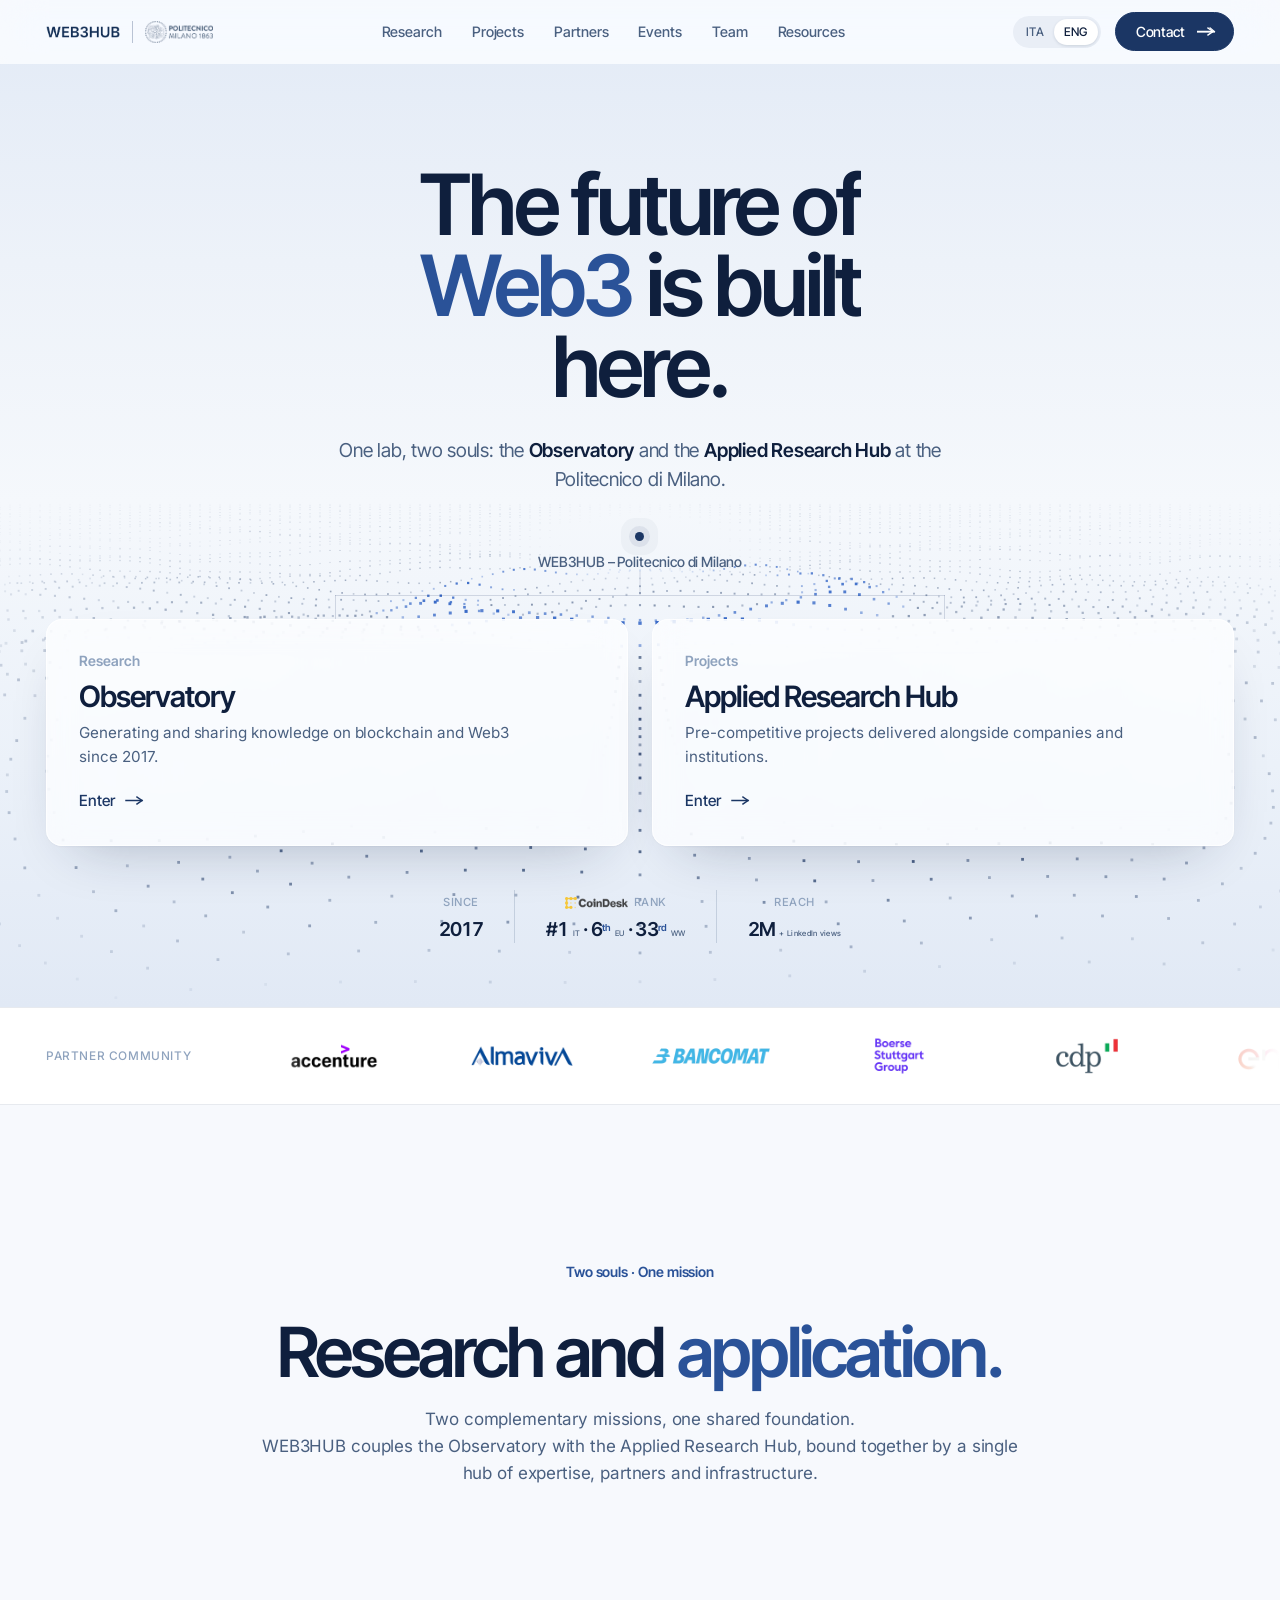
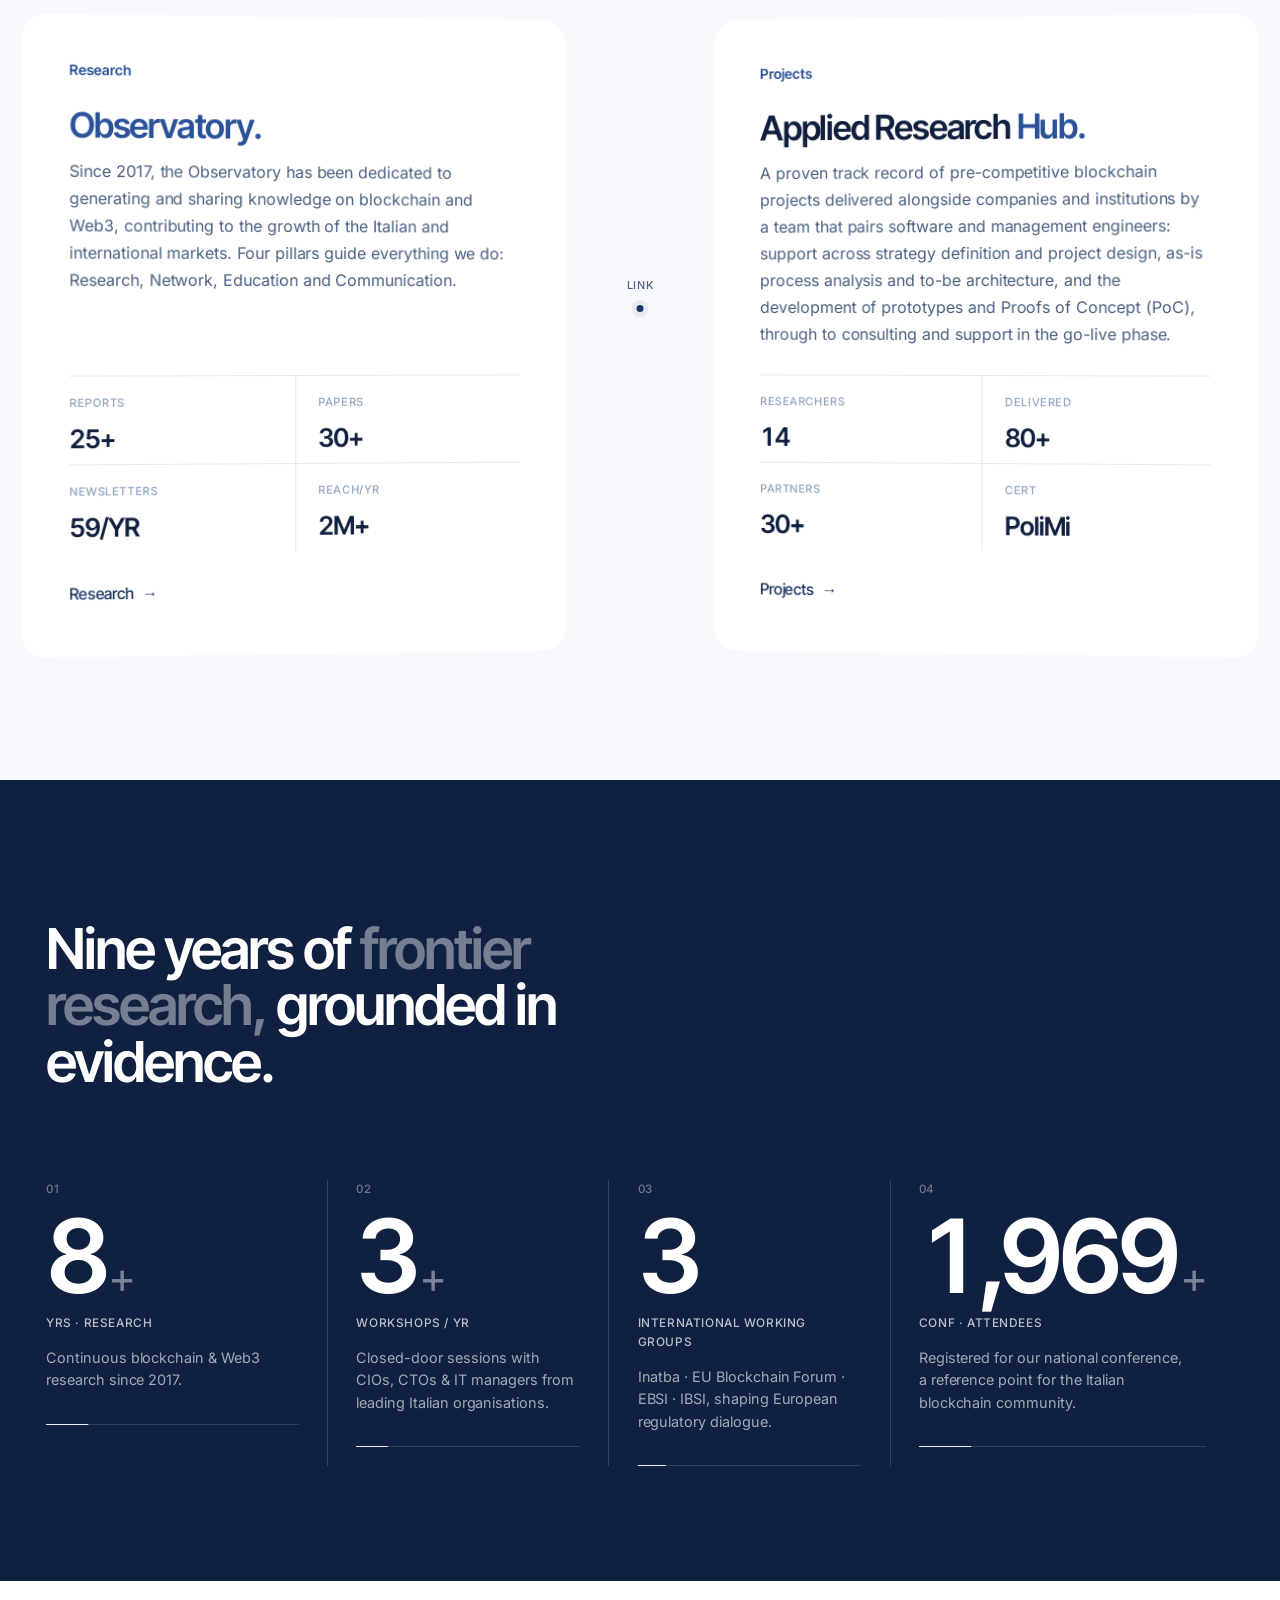
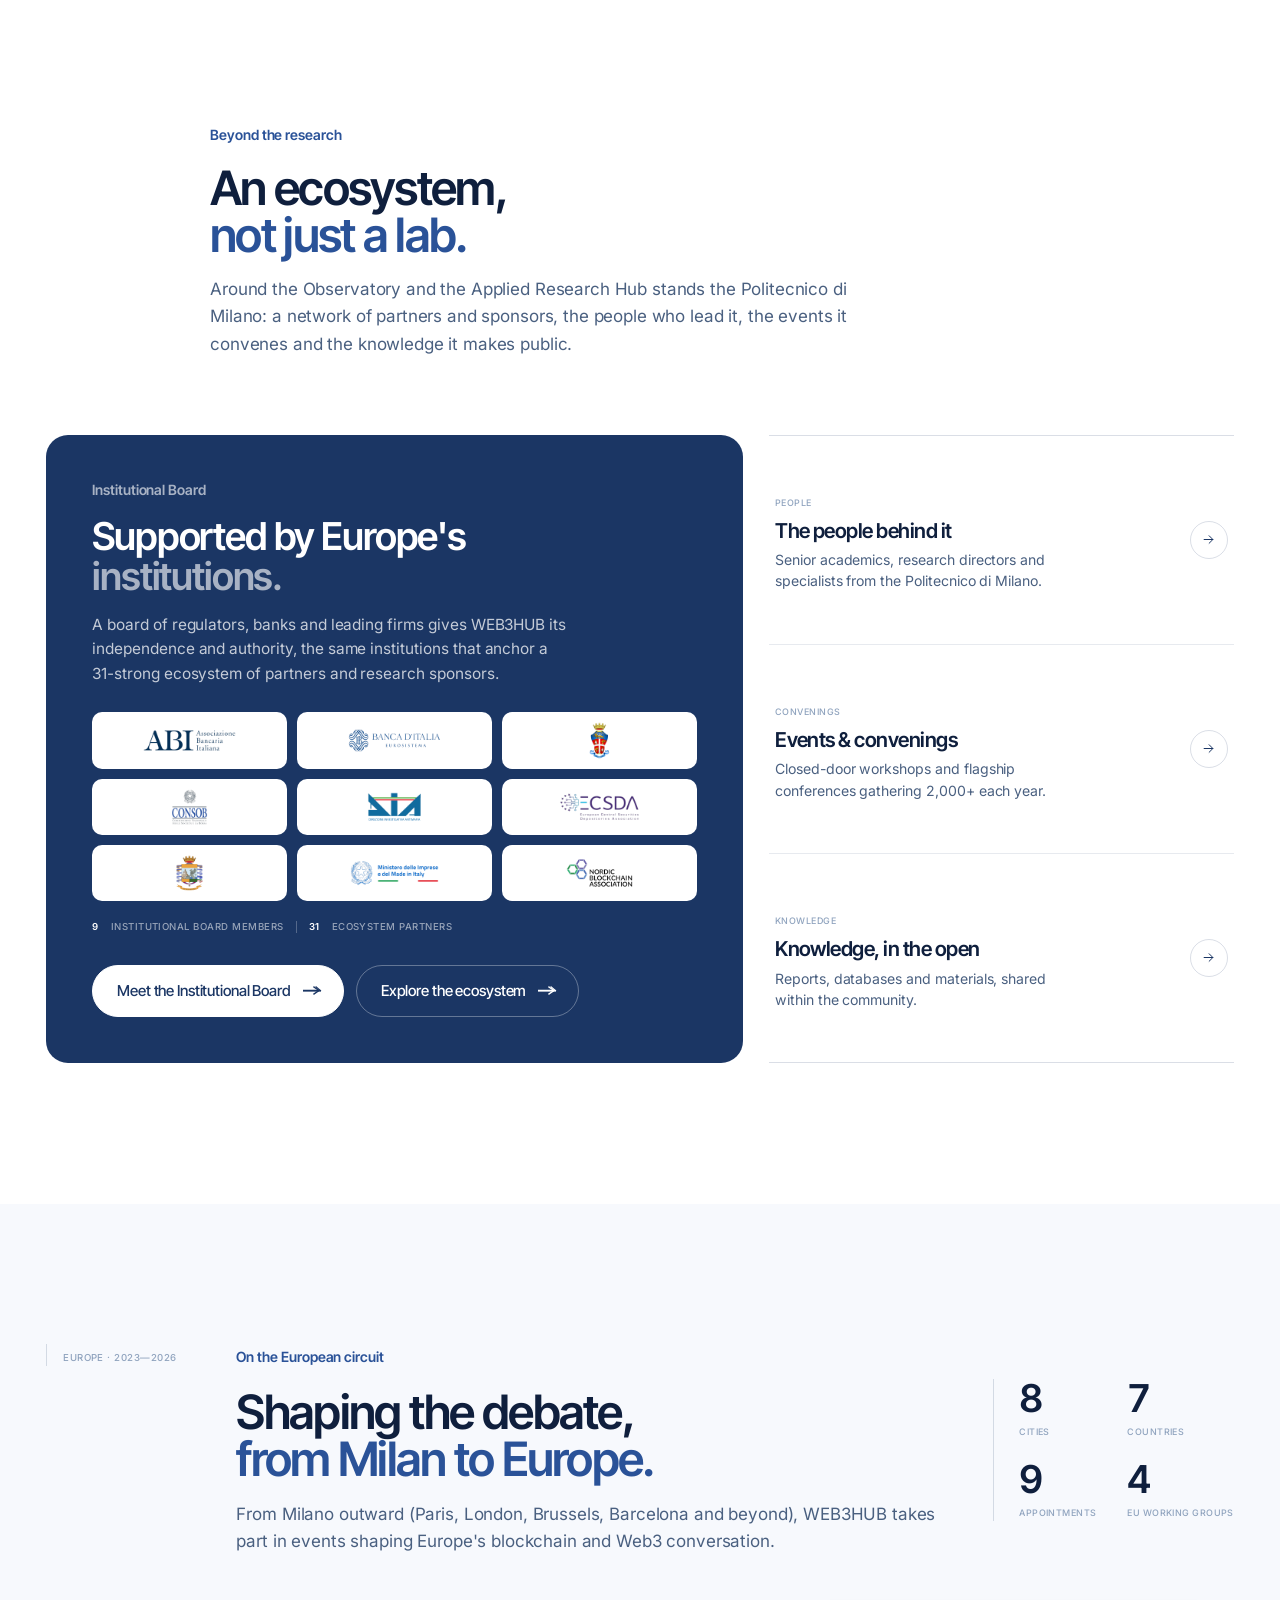
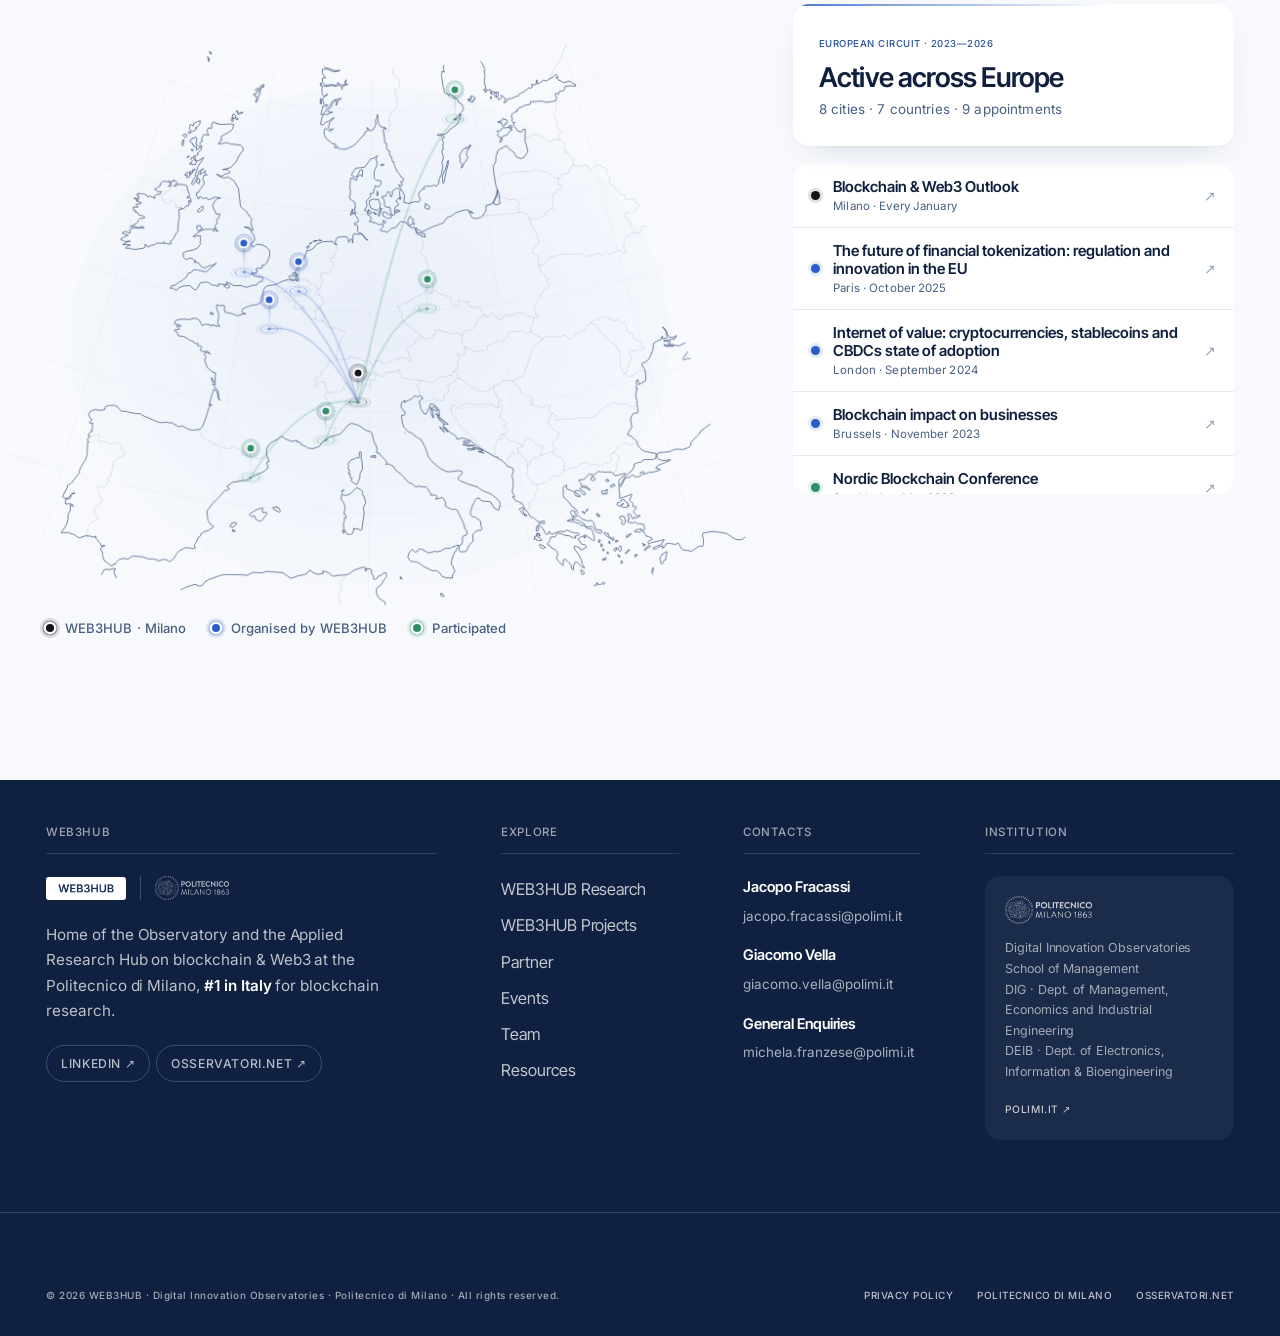
<file: index.html>
<!DOCTYPE html>
<html lang="en">
<head>
<meta charset="UTF-8" />
<meta name="viewport" content="width=device-width, initial-scale=1.0" />
<title>WEB3HUB — Politecnico di Milano | Observatory &amp; Applied Research Hub on Blockchain &amp; Web3</title>
<meta name="description" content="WEB3HUB is the home of the Observatory and the Applied Research Hub on blockchain & Web3 at the Politecnico di Milano, #1 in Italy, #6 in Europe, #33 globally for blockchain research (CoinDesk 2022)." />
<meta property="og:title" content="WEB3HUB — Politecnico di Milano" />
<meta property="og:description" content="Home of the Observatory and the Applied Research Hub on blockchain & Web3 at the Politecnico di Milano. Two souls, one mission." />
<meta property="og:type" content="website" />

<link rel="preload" href="assets/fonts/inter-tight-latin-wght-normal.woff2" as="font" type="font/woff2" crossorigin />
<link rel="preload" href="assets/fonts/inter-latin-wght-normal.woff2" as="font" type="font/woff2" crossorigin />
<link rel="stylesheet" href="assets/css/fonts.css" />

<style>
/* ════════════════════════════════════════════════════════════════
   WEB3HUB v2 — LABORATORY OS
   A research operating system for the frontier of trust.
   Navy on white. Monospace data. Network visuals. HUD precision.
════════════════════════════════════════════════════════════════ */
:root{
  /* PALETTE — locked to WEB3HUB.html */
  --bg:#ffffff;
  --bg-2:#f0f5fb;
  --bg-3:#e8eef8;
  --surface:#f7f9fd;
  --panel:#fbfcfe;
  --blue:#1B3664;
  --blue-light:#2a4d8f;
  --blue-mid:#2a5298;
  --blue-bright:#3a6bc8;
  --blue-pale:#d6e2f5;
  --blue-ultra:#eef3fb;
  --navy-dark:#0f2040;
  --text:#0f1f3d;
  --text-muted:#4a6080;
  --text-subtle:#8fa3be;

  /* DERIVED */
  --line:rgba(27,54,100,.10);
  --line-2:rgba(27,54,100,.18);
  --line-3:rgba(27,54,100,.28);
  --line-strong:rgba(27,54,100,.45);
  --glow:rgba(42,82,152,.18);
  --glow-soft:rgba(42,82,152,.10);

  /* SIGNAL — calmed status accent (desaturated emerald) */
  --signal:#3a9e7e;
  --signal-soft:rgba(58,158,126,.45);

  --grad:linear-gradient(135deg,#1B3664 0%,#2a5298 100%);
  --grad-bright:linear-gradient(135deg,#2a5298 0%,#3a6bc8 100%);
  --grad-line:linear-gradient(90deg,transparent,var(--blue-mid),transparent);

  /* RADIUS — small, consistent, coordinated with softened brackets */
  --r-sm:4px;
  --r:5px;
  --r-lg:8px;

  /* ELEVATION — hairline + controlled soft shadow (low opacity, large blur) */
  --shadow-1:0 1px 2px rgba(15,32,64,.04), 0 10px 30px -16px rgba(15,32,64,.14);
  --shadow-2:0 2px 8px rgba(15,32,64,.06), 0 28px 64px -28px rgba(15,32,64,.20);

  /* CORNER TICKS — thinner, smaller, low-contrast; lift on hover */
  --tick:7px;
  --tick-w:1px;
  --tick-color:rgba(27,54,100,.22);
  --tick-color-hover:rgba(27,54,100,.5);
  --tick-on-dark:rgba(255,255,255,.32);
  --tick-on-dark-hover:rgba(255,255,255,.7);

  /* TYPE */
  /* two families only: Inter Tight for headings, Inter for text and labels.
     --mono is kept as an alias so the tracked uppercase labels inherit the body face */
  --display:'Inter Tight','Inter',-apple-system,BlinkMacSystemFont,'Helvetica Neue',sans-serif;
  --body:'Inter',-apple-system,BlinkMacSystemFont,'Helvetica Neue',sans-serif;
  --mono:var(--body);

  --ease:cubic-bezier(.4,0,.2,1);
  --ease-out:cubic-bezier(.22,.61,.36,1);
  --spring:cubic-bezier(.34,1.45,.64,1);

  --gutter:clamp(20px,3.6vw,48px);
}

*,*::before,*::after{box-sizing:border-box;margin:0;padding:0}
html{scroll-behavior:smooth;font-size:16px;scroll-padding-top:84px}
body{
  background:var(--bg);
  color:var(--text);
  font-family:var(--body);
  font-weight:400;
  line-height:1.6;
  overflow-x:hidden;
  -webkit-font-smoothing:antialiased;
  text-rendering:optimizeLegibility;
}
::selection{background:var(--blue);color:#fff}
img{display:block;max-width:100%}
a{text-decoration:none;color:inherit}
button{cursor:pointer;font-family:inherit;background:none;border:none;color:inherit}
svg{display:block}

/* ── GLOBAL GRID BG ── ambient blueprint */
.grid-bg{
  position:fixed;inset:0;z-index:0;pointer-events:none;
  background-image:
    linear-gradient(rgba(27,54,100,.045) 1px,transparent 1px),
    linear-gradient(90deg,rgba(27,54,100,.045) 1px,transparent 1px);
  background-size:64px 64px;
  mask-image:radial-gradient(ellipse 70% 50% at 50% 30%,black,transparent 100%);
  -webkit-mask-image:radial-gradient(ellipse 70% 50% at 50% 30%,black,transparent 100%);
}
.dot-bg{
  position:fixed;inset:0;z-index:0;pointer-events:none;opacity:.4;
  background-image:radial-gradient(rgba(27,54,100,.12) 1px,transparent 1px);
  background-size:24px 24px;
  mask-image:linear-gradient(180deg,transparent,black 30%,black 70%,transparent);
  -webkit-mask-image:linear-gradient(180deg,transparent,black 30%,black 70%,transparent);
}

/* ── SCROLL PROGRESS ── */
#progress{position:fixed;top:0;left:0;height:2px;width:0;background:var(--grad-bright);z-index:1100;transition:width .1s linear;box-shadow:0 0 12px var(--glow)}

/* ════════════════════════════════════════════════════════════
   TYPE SYSTEM
════════════════════════════════════════════════════════════ */
.mono{font-family:var(--mono);font-weight:500;letter-spacing:.04em}
.tag{display:inline-flex;align-items:center;gap:10px;color:var(--blue)}
/* minimal institutional kicker — no brackets, no bullet dots */
.tag .dot,.tag .live{display:none}
/* remove decorative status / bullet dots site-wide (green "live" pulses + blue dots) */
.live,.pulse,.rs-dot,
.hero-rail .seg .live,.viz-hud .hud-tag .live,
.chain-stream-head .live,.wire-tag .live,
.partner-cta .pc-tag .dot,.xpl-feat-label .dot,.euro-tag .dot,
.f-wordmark .wm-rail .live,.contact-info-head .live{display:none!important}
.sb-foot .sb-ok::before{display:none}
@keyframes livepulse{0%,100%{opacity:.7}50%{opacity:1}}
@keyframes ping{0%{transform:scale(.7);opacity:.6}100%{transform:scale(1.8);opacity:0}}

.hid{font-family:var(--mono);font-size:.66rem;font-weight:500;letter-spacing:.04em;color:var(--text-subtle)}
.hid b{color:var(--blue);font-weight:600}

/* DISPLAY scales */
.h-mega{font-family:var(--display);font-weight:600;font-size:clamp(2.4rem,5.2vw,5rem);letter-spacing:-.028em;line-height:.96;color:var(--text)}
.h-mega .accent{color:var(--blue);position:relative;display:inline-block}
.h-mega .accent::after{content:'';position:absolute;left:-.04em;right:-.04em;bottom:-.06em;height:.06em;background:var(--blue-mid);box-shadow:0 0 16px var(--glow);transform:scaleX(0);transform-origin:left;transition:transform 1s var(--ease) .8s}
.h-mega.in .accent::after{transform:scaleX(1)}

.h-xl{font-family:var(--display);font-weight:600;font-size:clamp(2.4rem,5.4vw,4.4rem);letter-spacing:-.028em;line-height:.98;color:var(--text)}
.h-xl .accent{background:var(--grad);-webkit-background-clip:text;background-clip:text;-webkit-text-fill-color:transparent;color:transparent}

.h-lg{font-family:var(--display);font-weight:600;font-size:clamp(1.8rem,3.4vw,2.6rem);letter-spacing:-.024em;line-height:1.05;color:var(--text)}
.h-lg .accent{background:var(--grad);-webkit-background-clip:text;background-clip:text;-webkit-text-fill-color:transparent;color:transparent}

.h-md{font-family:var(--display);font-weight:600;font-size:clamp(1.35rem,2vw,1.6rem);letter-spacing:-.018em;line-height:1.15;color:var(--text)}
.h-sm{font-family:var(--display);font-weight:600;font-size:1.05rem;letter-spacing:-.015em;line-height:1.25;color:var(--text)}

.lede{font-size:clamp(1.05rem,1.3vw,1.18rem);line-height:1.65;color:var(--text-muted);font-weight:400;max-width:60ch}
.body{font-size:.96rem;line-height:1.65;color:var(--text-muted)}
.body-sm{font-size:.85rem;line-height:1.6;color:var(--text-muted)}
.body-xs{font-size:.74rem;line-height:1.55;color:var(--text-muted)}

/* ════════════════════════════════════════════════════════════
   LAYOUT
════════════════════════════════════════════════════════════ */
.wrap{width:100%;max-width:1440px;margin:0 auto;padding:0 var(--gutter);position:relative;z-index:2}
.wrap--wide{max-width:1600px}
.wrap--narrow{max-width:1080px}
.section{padding:clamp(72px,9vw,140px) 0;position:relative}

/* Section headers — terminal style */
.sec-head{display:grid;grid-template-columns:auto 1fr;gap:24px;align-items:start;margin-bottom:clamp(40px,5vw,72px)}
.sec-head__meta{display:flex;flex-direction:column;gap:7px;padding-top:6px;min-width:140px}
.sec-head__meta .ord{font-family:var(--mono);font-size:.66rem;letter-spacing:.18em;color:var(--blue);font-weight:600;text-transform:uppercase}
.sec-head__meta .hash{font-family:var(--mono);font-size:.62rem;letter-spacing:.08em;text-transform:uppercase;color:var(--text-subtle)}

/* ════════════════════════════════════════════════════════════
   PANELS — the base technical surface, with corner brackets
════════════════════════════════════════════════════════════ */
.panel{
  position:relative;
  background:var(--panel);
  border:1px solid var(--line);
  border-radius:var(--r);
  box-shadow:var(--shadow-1);
  padding:clamp(20px,2.4vw,32px);
  transition:border-color .3s var(--ease),box-shadow .3s var(--ease),transform .3s var(--ease),background .3s var(--ease);
}
.panel::before,.panel::after,
.panel > .corner-tl,.panel > .corner-tr,.panel > .corner-bl,.panel > .corner-br{
  content:'';position:absolute;width:var(--tick);height:var(--tick);border:var(--tick-w) solid var(--tick-color);pointer-events:none;
  transition:border-color .35s var(--ease-out);
}
.panel::before{top:-1px;left:-1px;border-right:none;border-bottom:none}
.panel::after{top:-1px;right:-1px;border-left:none;border-bottom:none}
.panel > .corner-bl{bottom:7px;left:7px;border-right:none;border-top:none}
.panel > .corner-br{bottom:7px;right:7px;border-left:none;border-top:none}
.panel:hover{border-color:var(--line-2);box-shadow:var(--shadow-2)}
.panel:hover::before,.panel:hover::after,.panel:hover > .corner-bl,.panel:hover > .corner-br{border-color:var(--tick-color-hover)}
.panel--ink{background:var(--blue);color:#fff;border-color:var(--blue)}
.panel--ink::before,.panel--ink::after,.panel--ink > .corner-bl,.panel--ink > .corner-br{border-color:#fff}
.panel--ink:hover{box-shadow:0 0 0 1px rgba(255,255,255,.2),0 12px 40px -8px rgba(15,32,64,.5)}
.panel--soft{background:var(--surface);border-color:var(--line)}
.panel--ghost{background:transparent;border-style:dashed;border-color:var(--line-2)}

/* ════════════════════════════════════════════════════════════
   BUTTONS
════════════════════════════════════════════════════════════ */
.btn{
  position:relative;display:inline-flex;align-items:center;gap:12px;
  padding:14px 22px;
  font-family:var(--mono);font-size:.72rem;font-weight:600;
  letter-spacing:.14em;text-transform:uppercase;
  border:1px solid var(--blue);
  border-radius:var(--r-sm);
  background:transparent;color:var(--blue);
  cursor:pointer;transition:all .35s var(--ease-out);
  overflow:hidden;
}
.btn::before{
  content:'';position:absolute;inset:0;
  background:var(--blue);
  transform:translateY(101%);transition:transform .4s var(--ease);
  z-index:-1;
}
.btn:hover::before{transform:translateY(0)}
.btn:hover{color:#fff;box-shadow:0 0 0 3px var(--glow-soft),0 10px 28px -6px var(--glow)}
.btn .arrow{position:relative;width:18px;height:9px;flex-shrink:0}
.btn .arrow::before,.btn .arrow::after{content:'';position:absolute;background:currentColor}
.btn .arrow::before{top:50%;left:0;right:0;height:1px;transform:translateY(-50%)}
.btn .arrow::after{top:50%;right:0;width:7px;height:1px;transform:translateY(-50%) rotate(40deg);transform-origin:right;box-shadow:0 0 0 0 currentColor,-7px 7px 0 0 transparent}
.btn .arrow::after{
  box-shadow:none;
}
.btn .arrow{display:inline-flex;align-items:center;justify-content:flex-end}
.btn .arrow svg{width:18px;height:9px;stroke:currentColor;fill:none;stroke-width:1.4;stroke-linecap:square}
.btn:hover .arrow svg{animation:arrow-slide .5s var(--ease)}
@keyframes arrow-slide{0%{transform:translateX(0)}50%{transform:translateX(8px);opacity:0}51%{transform:translateX(-8px);opacity:0}100%{transform:translateX(0);opacity:1}}

.btn--solid{background:var(--blue);color:#fff;box-shadow:0 6px 24px -8px var(--glow)}
.btn--solid::before{background:var(--navy-dark)}
.btn--solid:hover{color:#fff;box-shadow:0 0 0 3px var(--glow-soft),0 14px 36px -6px var(--glow)}

.btn--ghost{border-color:var(--line-2);color:var(--text);padding-left:16px}
.btn--ghost::before{background:var(--blue)}
.btn--ghost:hover{color:#fff;border-color:var(--blue)}

.btn--inv{background:transparent;color:#fff;border-color:rgba(255,255,255,.4)}
.btn--inv::before{background:#fff}
.btn--inv:hover{color:var(--blue);border-color:#fff}

.btn--white{background:#fff;color:var(--blue);border-color:#fff}
.btn--white::before{background:var(--blue-ultra)}
.btn--white:hover{color:var(--blue)}

/* Link arrow */
.link-arr{display:inline-flex;align-items:center;gap:8px;font-family:var(--mono);font-size:.72rem;font-weight:600;letter-spacing:.14em;text-transform:uppercase;color:var(--blue);position:relative;padding-bottom:2px}
.link-arr::after{content:'';position:absolute;left:0;bottom:0;height:1px;width:100%;background:var(--blue);transform:scaleX(.4);transform-origin:left;transition:transform .35s var(--ease)}
.link-arr:hover::after{transform:scaleX(1)}
.link-arr .arr{display:inline-block;transition:transform .35s var(--ease)}
.link-arr:hover .arr{transform:translateX(4px)}

/* ════════════════════════════════════════════════════════════
   NAVIGATION
════════════════════════════════════════════════════════════ */
#nav{
  position:fixed;top:0;left:0;right:0;z-index:900;
  padding:14px var(--gutter);
  transition:padding .35s var(--ease);
  pointer-events:none;
}
#nav>*{pointer-events:auto}
.nav-inner{
  max-width:1600px;margin:0 auto;
  display:grid;grid-template-columns:auto 1fr auto;align-items:center;
  gap:24px;
  padding:10px 14px 10px 18px;
  background:rgba(255,255,255,.78);
  backdrop-filter:blur(22px) saturate(160%);
  -webkit-backdrop-filter:blur(22px) saturate(160%);
  border:1px solid var(--line-2);
  box-shadow:0 1px 2px rgba(27,54,100,.04),0 8px 32px -12px var(--glow);
  position:relative;
  transition:background .4s var(--ease),border-color .4s var(--ease),box-shadow .4s var(--ease);
}
.nav-inner::before,.nav-inner::after,.nav-inner > .nc-tl,.nav-inner > .nc-br{
  content:'';position:absolute;width:8px;height:8px;border:var(--tick-w) solid var(--tick-color);pointer-events:none;
}
.nav-inner::before{top:-1px;left:-1px;border-right:none;border-bottom:none}
.nav-inner::after{top:-1px;right:-1px;border-left:none;border-bottom:none}
.nav-inner > .nc-tl{bottom:-1px;left:-1px;border-right:none;border-top:none}
.nav-inner > .nc-br{bottom:-1px;right:-1px;border-left:none;border-top:none}
#nav.scrolled .nav-inner{background:rgba(255,255,255,.95);box-shadow:0 2px 6px rgba(27,54,100,.06),0 14px 40px -12px var(--glow)}

.nav-brand{display:flex;align-items:center;gap:12px}
.nav-brand img.w3{height:11px;width:auto;object-fit:contain}
.nav-brand .hair-v{width:1px;height:22px;background:var(--line-3)}
.nav-brand img.polimi{height:22px;width:auto;object-fit:contain;opacity:.78}

.nav-links{display:flex;align-items:center;justify-content:center;gap:0;list-style:none}
.nav-links li{position:relative}
.nav-links li::after{content:'';position:absolute;right:0;top:50%;width:1px;height:14px;background:var(--line);transform:translateY(-50%)}
.nav-links li:last-child::after{display:none}
.nav-links a{position:relative;padding:8px 16px;display:block;font-family:var(--mono);font-size:.64rem;font-weight:600;text-transform:uppercase;letter-spacing:.16em;color:var(--text-muted);transition:color .25s}
.nav-links a::before{content:'';margin-right:0}
.nav-links a:hover,.nav-links a.is-active{color:var(--blue)}
.nav-links a:hover::before,.nav-links a.is-active::before{color:var(--blue-mid)}

.nav-cta{display:flex;align-items:center;gap:14px}
/* language switch — two-cell segmented control beside Contact */
.lang-toggle{display:inline-flex;align-items:stretch;border:1px solid var(--line-3);border-radius:var(--r-sm);overflow:hidden;background:rgba(255,255,255,.55)}
.lang-toggle button{font-family:var(--mono);font-size:.62rem;font-weight:600;letter-spacing:.14em;color:var(--text-muted);background:transparent;border:0;padding:9px 10px;min-width:40px;cursor:pointer;transition:background .25s var(--ease),color .25s var(--ease)}
.lang-toggle button + button{border-left:1px solid var(--line-2)}
.lang-toggle button:hover{color:var(--blue)}
.lang-toggle button[aria-pressed="true"]{background:var(--blue);color:#fff;cursor:default}
.lang-toggle button:focus-visible{outline:2px solid var(--blue);outline-offset:-2px}

.nav-burger{display:none;flex-direction:column;gap:5px;padding:8px}
.nav-burger span{display:block;width:22px;height:1.5px;background:var(--blue);transition:transform .3s var(--ease),opacity .2s var(--ease)}
.nav-burger.open span:nth-child(1){transform:translateY(6.5px) rotate(45deg)}
.nav-burger.open span:nth-child(2){opacity:0}
.nav-burger.open span:nth-child(3){transform:translateY(-6.5px) rotate(-45deg)}

/* MOBILE NAV */
#mobile-nav{display:none;position:fixed;inset:0;z-index:899;background:var(--bg);flex-direction:column;align-items:flex-start;justify-content:center;gap:8px;opacity:0;pointer-events:none;transition:opacity .35s var(--ease);padding:0 var(--gutter)}
#mobile-nav.open{opacity:1;pointer-events:all}
#mobile-nav a{font-family:var(--display);font-size:clamp(2rem,7vw,3.4rem);font-weight:600;color:var(--text);letter-spacing:-.02em;line-height:1.1;display:flex;align-items:baseline;gap:14px}
/* Close handled by the burger (which animates to an ✕ and stays above the overlay) */
.mobile-close{display:none}

/* ════════════════════════════════════════════════════════════
   HERO — Animated network. HUD frame. Massive type.
════════════════════════════════════════════════════════════ */
#hero{position:relative;min-height:100vh;padding:96px 0 56px;display:flex;flex-direction:column;justify-content:center;overflow:hidden;
  background:
    radial-gradient(90% 75% at 50% -8%, rgba(58,107,200,.16), transparent 60%),
    linear-gradient(180deg,#e9f1fb 0%,#f3f7fc 46%,#e6eef9 100%);
}
#hero::before{
  content:'';position:absolute;top:0;left:0;right:0;height:1px;z-index:1;
  background:var(--grad-line);opacity:.6;
}
#hero::after{content:'';position:absolute;z-index:0;top:46%;left:50%;width:900px;height:900px;
  transform:translate(-50%,-50%);pointer-events:none;
  background:radial-gradient(circle,rgba(42,82,152,.12),transparent 65%);
  animation:heroBreath 12s ease-in-out infinite}
@keyframes heroBreath{0%,100%{opacity:.5;transform:translate(-50%,-50%) scale(1)}
  50%{opacity:.85;transform:translate(-50%,-50%) scale(1.12)}}
.hero-aurora{position:absolute;inset:0;z-index:0;pointer-events:none;overflow:hidden}
.hero-aurora::before,.hero-aurora::after{content:'';position:absolute;border-radius:50%;filter:blur(80px);opacity:.45}
.hero-aurora::before{width:760px;height:760px;top:-220px;right:-140px;background:radial-gradient(circle,rgba(58,107,200,.42),transparent 70%);opacity:.7;filter:blur(90px);animation:orb-a 26s var(--ease) infinite}
.hero-aurora::after{width:620px;height:620px;bottom:-240px;left:-140px;background:radial-gradient(circle,rgba(27,54,100,.30),transparent 70%);opacity:.6;filter:blur(90px);animation:orb-b 32s var(--ease) infinite}
@keyframes orb-a{0%,100%{transform:translate(0,0) scale(1)}50%{transform:translate(40px,30px) scale(1.1)}}
@keyframes orb-b{0%,100%{transform:translate(0,0) scale(1)}50%{transform:translate(-30px,30px) scale(1.08)}}

/* Hero graphic is now the two-souls bridge (see .hero-bridge); the abstract
   network canvas + node tooltip were removed in Wave 4 (feedback L1). */

.hero-rail{
  position:relative;z-index:2;
  display:grid;grid-template-columns:auto 1fr auto;gap:20px;align-items:center;
  padding:14px var(--gutter) 14px;
  max-width:1600px;margin:0 auto;
  border-bottom:1px solid var(--line);
  font-family:var(--mono);font-size:.6rem;letter-spacing:.14em;text-transform:uppercase;color:var(--text-muted);
}
.hero-rail .seg{display:flex;align-items:center;gap:10px}
.hero-rail .seg b{color:var(--blue);font-weight:600}
.hero-rail .seg .live{width:6px;height:6px;border-radius:50%;background:var(--signal);animation:livepulse 1.6s ease-in-out infinite;box-shadow:0 0 6px var(--signal-soft)}
.hero-rail .seg + .seg{padding-left:20px;border-left:1px solid var(--line)}

.hero-content{position:relative;z-index:2;width:100%;max-width:1320px;margin:0 auto;padding:clamp(24px,4vw,52px) var(--gutter) 0;display:flex;flex-direction:column;align-items:center;text-align:center}

.hero-left{position:relative}
.hero-tag{margin-bottom:22px}

.hero-title{margin-bottom:26px;position:relative}
.hero-title .line{display:block;overflow:hidden;padding:2px 0}
.hero-title .line > span{display:inline-block;transform:translateY(105%);transition:transform .9s var(--ease)}
.hero-title.in .line > span{transform:translateY(0)}
.hero-title .line:nth-child(2) > span{transition-delay:.1s}
.hero-title .line:nth-child(3) > span{transition-delay:.2s}

.hero-sub{font-family:var(--display);font-weight:400;font-size:clamp(1.1rem,1.45vw,1.32rem);line-height:1.5;color:var(--text-muted);max-width:640px;margin:0 auto;letter-spacing:-.005em}
.hero-sub b{color:var(--blue);font-weight:600}

/* ── HERO BRIDGE — two souls diverging from one foundation (feedback L1/L2) ── */
.hero-bridge{width:100%;max-width:1200px;margin:clamp(22px,3.2vw,38px) auto 0;display:flex;flex-direction:column;align-items:center}
.hb-hub{display:flex;flex-direction:column;align-items:center;gap:10px}
.hb-hub-node{width:11px;height:11px;border-radius:50%;background:var(--blue);box-shadow:0 0 0 5px var(--glow-soft),0 0 18px var(--glow)}
.hb-hub-lbl{color:var(--text-muted)}
/* connector: centre stem → horizontal bar → two drops above the card centres (25%/75%) */
.hb-fork{position:relative;width:100%;height:40px}
.hb-fork::before{content:'';position:absolute;top:0;left:50%;width:1px;height:20px;background:var(--line-3);transform:translateX(-50%)}
.hb-bar{position:absolute;top:20px;left:24.3%;right:24.3%;height:1px;background:var(--line-3)}
.hb-bar::before,.hb-bar::after{content:'';position:absolute;top:0;width:1px;height:20px;background:var(--line-3)}
.hb-bar::before{left:0}
.hb-bar::after{right:0}
.hb-paths{display:grid;grid-template-columns:1fr 1fr;gap:clamp(18px,2.4vw,32px);width:100%}
.hb-path{position:relative;display:flex;flex-direction:column;gap:9px;padding:clamp(24px,2.4vw,34px);text-align:left;background:var(--panel);border:1px solid var(--line-2);border-radius:var(--r-lg);box-shadow:var(--shadow-1);transition:border-color .35s var(--ease),box-shadow .35s var(--ease),transform .35s var(--ease)}
.hb-path:hover{border-color:var(--blue);box-shadow:var(--shadow-2);transform:translateY(-3px)}
.hb-path:focus-visible{outline:2px solid var(--blue);outline-offset:3px}
.hb-k{color:var(--blue-mid)}
.hb-name{font-family:var(--display);font-weight:600;font-size:clamp(1.3rem,2vw,1.7rem);letter-spacing:-.018em;line-height:1.05;color:var(--text)}
.hb-desc{font-size:.9rem;line-height:1.55;color:var(--text-muted)}
.hb-enter{margin-top:6px;display:inline-flex;align-items:center;gap:10px;font-family:var(--display);font-weight:600;font-size:.95rem;color:var(--blue)}
.hb-arrow{display:inline-flex;align-items:center}
.hb-arrow svg{width:20px;height:9px;stroke:currentColor;fill:none;stroke-width:1.5;stroke-linecap:square;transition:transform .4s var(--ease)}
.hb-path:hover .hb-arrow svg{transform:translateX(4px)}
@media(max-width:560px){
  .hb-paths{grid-template-columns:1fr}
  .hb-fork{height:22px}
  .hb-bar{left:50%;right:auto;width:0;background:transparent}
  .hb-bar::before,.hb-bar::after{display:none}
}

/* Hero metrics — compact bar, centred under the bridge */
.hero-metrics{margin:clamp(22px,3vw,38px) auto 0;display:flex;justify-content:center}
.hero-metrics-inner{display:inline-flex;align-items:stretch;border:1px solid var(--line-2);background:linear-gradient(180deg,var(--panel),var(--surface));box-shadow:0 14px 40px -24px var(--glow)}
.metric{display:flex;flex-direction:column;justify-content:center;gap:7px;padding:14px clamp(16px,1.6vw,24px)}
.metric + .metric{border-left:1px solid var(--line-2)}
.metric .m-lbl{font-family:var(--mono);font-size:.54rem;letter-spacing:.16em;text-transform:uppercase;color:var(--text-subtle);display:flex;align-items:center;gap:6px;min-height:13px}
.metric .m-lbl--logo img{height:12px;width:auto;opacity:.85;display:inline-block;vertical-align:middle}
.metric .m-val{font-family:var(--display);font-weight:600;font-size:clamp(1.05rem,1.3vw,1.3rem);color:var(--blue);letter-spacing:-.02em;line-height:1}
.metric .m-val sup{font-size:.5em;vertical-align:.55em;letter-spacing:0;color:var(--blue-mid)}
.metric .m-val small{font-size:.4em;letter-spacing:.04em;color:var(--text-muted);margin-left:4px;font-weight:500}

/* ════════════════════════════════════════════════════════════
   HERO RIGHT — Interactive force-directed network + block stream
════════════════════════════════════════════════════════════ */
.hero-viz{
  position:relative;
  aspect-ratio:1/1.05;
  width:100%;max-width:none;margin:0;
  background:
    radial-gradient(circle at 50% 38%,rgba(58,107,200,.10),transparent 65%),
    linear-gradient(180deg,var(--panel) 0%,var(--surface) 100%);
  border:1px solid var(--line);
  border-radius:var(--r-lg);
  overflow:hidden;
  display:flex;flex-direction:column;
  box-shadow:var(--shadow-2);
}
.hero-viz::before,.hero-viz::after,.hero-viz .vc-bl,.hero-viz .vc-br{
  content:'';position:absolute;width:var(--tick);height:var(--tick);border:var(--tick-w) solid var(--tick-color);pointer-events:none;z-index:7;
}
.hero-viz::before{top:7px;left:7px;border-right:none;border-bottom:none}
.hero-viz::after{top:7px;right:7px;border-left:none;border-bottom:none}
.hero-viz .vc-bl{bottom:7px;left:7px;border-right:none;border-top:none}
.hero-viz .vc-br{bottom:7px;right:7px;border-left:none;border-top:none}

/* TOP — canvas network */
.viz-net{
  position:relative;
  flex:1 1 auto;
  min-height:0;
  border-bottom:1px solid var(--line-2);
  overflow:hidden;
}
.viz-grid-bg{
  position:absolute;inset:0;
  background-image:
    linear-gradient(rgba(27,54,100,.06) 1px,transparent 1px),
    linear-gradient(90deg,rgba(27,54,100,.06) 1px,transparent 1px);
  background-size:36px 36px;
  mask-image:radial-gradient(ellipse 80% 75% at 50% 50%,black,transparent 95%);
  -webkit-mask-image:radial-gradient(ellipse 80% 75% at 50% 50%,black,transparent 95%);
  pointer-events:none;
}
.viz-net canvas{
  position:absolute;inset:0;display:block;width:100%;height:100%;
  cursor:default;
}

.viz-hud{position:absolute;inset:0;pointer-events:none;z-index:5}
.viz-hud .hud-tag{
  position:absolute;
  font-family:var(--mono);font-size:.56rem;font-weight:500;
  letter-spacing:.14em;text-transform:uppercase;color:var(--text-muted);
  background:rgba(255,255,255,.86);
  padding:5px 9px;
  border:1px solid var(--line-2);
  backdrop-filter:blur(6px);-webkit-backdrop-filter:blur(6px);
  display:flex;align-items:center;gap:6px;
  box-shadow:0 1px 2px rgba(27,54,100,.04);
}
.viz-hud .hud-tag b{color:var(--blue);font-weight:600}
.viz-hud .hud-tag .live{width:5px;height:5px;border-radius:50%;background:var(--signal);animation:livepulse 1.6s ease-in-out infinite}
.viz-hud .hud-tl{top:12px;left:12px}
.viz-hud .hud-tr{top:12px;right:12px}
.viz-hud .hud-bl{bottom:12px;left:12px}
.viz-hud .hud-br{bottom:12px;right:12px;color:var(--blue);font-weight:600}

.viz-hint{
  position:absolute;left:50%;bottom:8px;transform:translateX(-50%);
  font-family:var(--mono);font-size:.52rem;letter-spacing:.14em;text-transform:uppercase;
  color:var(--text-subtle);pointer-events:none;z-index:4;
  opacity:0;transition:opacity .4s ease;
  white-space:nowrap;
}
.viz-net:hover .viz-hint{opacity:.7}

/* BOTTOM — live block stream */
.viz-chain{
  flex:0 0 auto;
  background:var(--surface);
  padding:10px 14px 12px;
  position:relative;
  overflow:hidden;
}
.chain-stream-head{
  display:flex;justify-content:space-between;align-items:center;
  font-family:var(--mono);font-size:.56rem;font-weight:500;
  letter-spacing:.16em;text-transform:uppercase;color:var(--text-muted);
  margin-bottom:8px;
}
.chain-stream-head .live{width:5px;height:5px;border-radius:50%;background:var(--signal);display:inline-block;margin-right:6px;vertical-align:1px;animation:livepulse 1.6s ease-in-out infinite}
.chain-stream-head b{color:var(--blue);font-weight:600}
.chain-stream-head .cs-blk{font-feature-settings:'tnum' 1}
.chain-stream{
  display:flex;gap:6px;align-items:stretch;
  position:relative;height:74px;overflow:hidden;
}
.chain-stream::after{
  content:'';position:absolute;top:0;left:0;width:36px;height:100%;
  background:linear-gradient(90deg,var(--surface),transparent);
  pointer-events:none;z-index:2;
}

.sb{
  flex:0 0 78px;
  background:var(--bg);
  border:1px solid var(--line);
  border-radius:var(--r-sm);
  padding:7px 9px;
  display:flex;flex-direction:column;gap:3px;
  font-family:var(--mono);
  color:var(--text-muted);
  position:relative;
  opacity:0;transform:translateX(96px) scale(.95);
  transition:opacity .35s var(--ease),transform .45s var(--ease),border-color .35s var(--ease),background .35s var(--ease);
}
.sb::before,.sb::after{
  content:'';position:absolute;width:4px;height:4px;border:1px solid var(--blue);
}
.sb::before{top:7px;left:7px;border-right:none;border-bottom:none}
.sb::after{bottom:7px;right:7px;border-left:none;border-top:none}
.sb.in{opacity:1;transform:translateX(0) scale(1)}
.sb.fresh{border-color:var(--blue-mid);background:var(--blue-ultra);box-shadow:0 0 0 1px var(--glow-soft),0 6px 16px -6px var(--glow)}
.sb.out{opacity:0;transform:translateX(-30px) scale(.95)}
.sb-head{display:flex;justify-content:space-between;align-items:baseline;font-size:.52rem}
.sb-num{color:var(--blue);font-weight:700;letter-spacing:.04em}
.sb-type{font-size:.46rem;padding:1px 4px;background:var(--blue-ultra);color:var(--blue);font-weight:600;letter-spacing:.08em}
.sb.fresh .sb-type{background:#fff;border:1px solid var(--blue-pale)}
.sb-hash{color:var(--text);font-weight:600;font-size:.58rem;letter-spacing:.04em}
.sb-foot{display:flex;justify-content:space-between;align-items:center;margin-top:auto;font-size:.46rem;letter-spacing:.06em}
.sb-foot .sb-tx{color:var(--text-muted)}
.sb-foot .sb-ok{color:var(--signal);display:flex;align-items:center;gap:3px}
.sb-foot .sb-ok::before{content:'';width:4px;height:4px;border-radius:50%;background:var(--signal)}

/* ════════════════════════════════════════════════════════════
   PARTNER TICKER — wire
════════════════════════════════════════════════════════════ */
.wire{position:relative;padding:18px 0;border-top:1px solid var(--line-2);border-bottom:1px solid var(--line-2);background:var(--panel);overflow:hidden;z-index:2}
.wire::before,.wire::after{content:'';position:absolute;top:0;bottom:0;z-index:2;pointer-events:none}
/* left: solid opaque curtain so logos vanish cleanly behind the tag (no fade-in/reappear) */
.wire::before{left:0;width:280px;background:linear-gradient(90deg,var(--panel) 0%,var(--panel) 88%,transparent 100%)}
.wire::after{right:0;width:140px;background:linear-gradient(270deg,var(--panel) 0%,transparent 100%)}
.wire-tag{position:absolute;left:var(--gutter);top:50%;transform:translateY(-50%);z-index:3;font-family:var(--mono);font-size:.6rem;font-weight:600;letter-spacing:.16em;text-transform:uppercase;color:var(--blue);background:var(--panel);padding:8px 16px 8px 0;display:flex;align-items:center;gap:10px;border-right:1px solid var(--line-2);height:100%}
.wire-tag .live{width:6px;height:6px;border-radius:50%;background:var(--signal);animation:livepulse 1.6s ease-in-out infinite}
.wire-tag .id{font-weight:500;color:var(--text-subtle);font-size:.56rem}
.wire-track-outer{padding-left:200px}
.wire-track{display:flex;align-items:center;width:max-content;animation:wire-scroll 85s linear infinite}
.wire:hover .wire-track{animation-play-state:paused}
@keyframes wire-scroll{0%{transform:translateX(0)}100%{transform:translateX(-50%)}}
.wire-item{display:inline-flex;align-items:center;justify-content:center;padding:0 22px;white-space:nowrap;height:44px;position:relative;gap:10px}
/* partner/sponsor/institution logos live in assets/logos/norm: uniform 600x200 transparent canvases with optically balanced artwork, so every slot uses one fixed 3:1 box */
.wire-item img{height:44px;width:132px;object-fit:contain;filter:saturate(.95)}
.wire-item-text{font-family:var(--mono);font-size:.74rem;font-weight:600;color:var(--blue);letter-spacing:.04em}
.wire-sep{display:inline-block;width:1px;height:14px;background:var(--line-3);flex-shrink:0}

/* ════════════════════════════════════════════════════════════
   IDENTITY — two souls as connected nodes
════════════════════════════════════════════════════════════ */
#identity{position:relative;padding:clamp(80px,10vw,140px) 0;background:var(--surface);border-top:1px solid var(--line-2);border-bottom:1px solid var(--line-2);overflow:hidden}
#identity::before{content:'';position:absolute;inset:0;background-image:linear-gradient(rgba(27,54,100,.04) 1px,transparent 1px),linear-gradient(90deg,rgba(27,54,100,.04) 1px,transparent 1px);background-size:48px 48px;opacity:.7;mask-image:radial-gradient(ellipse 80% 60% at 50% 50%,black,transparent);-webkit-mask-image:radial-gradient(ellipse 80% 60% at 50% 50%,black,transparent)}
.identity-head{text-align:center;max-width:880px;margin:0 auto clamp(56px,7vw,88px);position:relative;z-index:2}
.identity-head .tag{margin-bottom:18px}
/* Identity lede — intentional 3-line composition on desktop, fluid on small screens */
.lede-identity{max-width:min(862px,100%);text-wrap:balance}
.lede-identity .d-br{display:inline}
@media(max-width:900px){.lede-identity{max-width:62ch;text-wrap:pretty}.lede-identity .d-br{display:none}}
.identity-link{position:relative;display:grid;grid-template-columns:1fr auto 1fr;gap:0;align-items:stretch;max-width:1280px;margin:0 auto}
.id-bridge{position:relative;width:clamp(60px,10vw,140px);display:flex;align-items:center;justify-content:center;flex-direction:column;gap:8px}
.id-bridge::before{content:'';position:absolute;top:50%;left:0;right:0;height:2px;background:var(--blue);transform:translateY(-50%);opacity:.4}
.id-bridge::after{content:'';position:absolute;top:calc(50% - 5px);left:50%;width:10px;height:10px;border-radius:50%;background:var(--blue-mid);transform:translateX(-50%);box-shadow:0 0 12px var(--glow-soft)}
.id-bridge .bridge-label{position:relative;z-index:2;background:var(--surface);padding:6px 10px;font-family:var(--mono);font-size:.56rem;letter-spacing:.16em;text-transform:uppercase;color:var(--text-muted);border:1px solid var(--line-2)}

.soul-panel{
  position:relative;padding:clamp(28px,3.5vw,48px);
  background:var(--bg);
  border:1px solid var(--line);
  border-radius:var(--r-lg);
  box-shadow:var(--shadow-1);
  display:flex;flex-direction:column;gap:24px;
  transition:border-color .35s var(--ease-out),box-shadow .35s var(--ease-out),transform .35s var(--ease-out);
}
.soul-panel:hover{border-color:var(--line-2);box-shadow:var(--shadow-2)}
.soul-head{display:flex;justify-content:space-between;align-items:flex-start;gap:16px;border-bottom:1px solid var(--line);padding-bottom:20px}
.soul-id{display:flex;flex-direction:column;gap:4px}
.soul-id .tag{margin-bottom:0}
.soul-id .hid{margin-top:6px}
.soul-name{font-family:var(--display);font-weight:600;font-size:clamp(1.6rem,2.4vw,2.1rem);letter-spacing:-.018em;line-height:1.1;color:var(--text)}
.soul-name .accent{background:var(--grad);-webkit-background-clip:text;background-clip:text;-webkit-text-fill-color:transparent;color:transparent}
.soul-desc{font-size:.95rem;line-height:1.65;color:var(--text-muted)}
.soul-meta{display:grid;grid-template-columns:repeat(2,1fr);gap:1px;background:var(--line);padding:1px;margin-top:auto}
.soul-meta-cell{background:var(--bg);padding:14px 16px}
.soul-meta-cell .lbl{font-family:var(--mono);font-size:.56rem;letter-spacing:.14em;text-transform:uppercase;color:var(--text-subtle);display:block;margin-bottom:4px}
.soul-meta-cell .val{font-family:var(--display);font-size:1.15rem;font-weight:600;color:var(--blue);letter-spacing:-.02em}

/* ════════════════════════════════════════════════════════════
   STATS — Mission control dashboard
════════════════════════════════════════════════════════════ */
.stats{background:var(--blue);color:#fff;position:relative;overflow:hidden;padding:clamp(64px,8vw,120px) 0}
.stats::before{content:'';position:absolute;inset:0;background-image:linear-gradient(rgba(255,255,255,.045) 1px,transparent 1px),linear-gradient(90deg,rgba(255,255,255,.045) 1px,transparent 1px);background-size:48px 48px;pointer-events:none}
.stats::after{content:'';position:absolute;width:800px;height:800px;border-radius:50%;top:-400px;left:50%;transform:translateX(-50%);background:radial-gradient(circle,rgba(58,107,200,.25),transparent 70%);pointer-events:none}
.stats-head{padding:0 var(--gutter);margin-bottom:clamp(40px,5vw,64px);max-width:1600px;margin-left:auto;margin-right:auto;position:relative;z-index:2}
.stats-head .tag{color:#fff}
.stats-head .h-lg{color:#fff}
.stats-head .h-lg .accent{color:#fff;background:none;-webkit-text-fill-color:#fff;opacity:.65}
.stats-grid{position:relative;z-index:2;display:grid;grid-template-columns:repeat(4,1fr);gap:0;max-width:1600px;margin:0 auto;border-top:1px solid rgba(255,255,255,.14);border-bottom:1px solid rgba(255,255,255,.14)}
.stat-cell{padding:clamp(28px,3.5vw,44px) clamp(20px,2.4vw,32px);border-right:1px solid rgba(255,255,255,.14);position:relative;display:flex;flex-direction:column;gap:12px}
.stat-cell:last-child{border-right:none}
.stat-cell .stat-ord{font-family:var(--mono);font-size:.58rem;letter-spacing:.18em;color:rgba(255,255,255,.5);text-transform:uppercase;display:flex;align-items:center;gap:8px}
.stat-cell .stat-ord::after{content:'';flex:1;height:1px;background:rgba(255,255,255,.15)}
.stat-cell .stat-num{font-family:var(--display);font-weight:700;font-size:clamp(3.6rem,7vw,5.6rem);letter-spacing:-.03em;line-height:.9;color:#fff;display:flex;align-items:baseline;gap:4px}
.stat-cell .stat-num .suffix{font-family:var(--display);font-weight:500;font-size:.42em;color:rgba(255,255,255,.7);letter-spacing:-.02em}
.stat-cell .stat-lbl{font-family:var(--mono);font-size:.62rem;letter-spacing:.16em;color:rgba(255,255,255,.65);text-transform:uppercase}
.stat-cell .stat-desc{font-size:.84rem;line-height:1.55;color:rgba(255,255,255,.7)}
.stat-cell .stat-bar{height:2px;background:rgba(255,255,255,.12);position:relative;overflow:hidden;margin-top:auto}
.stat-cell .stat-bar::before{content:'';position:absolute;top:0;left:0;bottom:0;background:#fff;width:0%;transition:width 1.6s var(--ease)}
.stat-cell.in .stat-bar::before{width:var(--bar,90%)}

/* ════════════════════════════════════════════════════════════
   RESEARCH
════════════════════════════════════════════════════════════ */
#research{padding:clamp(72px,9vw,140px) 0;position:relative;background:var(--bg)}
.research-intro{display:grid;grid-template-columns:7fr 5fr;gap:clamp(36px,6vw,80px);align-items:end;margin-bottom:clamp(48px,7vw,88px)}

/* Pillars — editorial foundation cards (elevated hairline rack) */
.pillars-rack{display:grid;grid-template-columns:repeat(4,1fr);gap:0;border:1px solid var(--line);border-radius:var(--r);box-shadow:var(--shadow-1);overflow:hidden;position:relative;background:var(--bg)}
.pillars-rack::before,.pillars-rack::after,.pillars-rack .pc-bl,.pillars-rack .pc-br{content:'';position:absolute;width:var(--tick);height:var(--tick);border:var(--tick-w) solid var(--tick-color);pointer-events:none;z-index:4;transition:border-color .4s var(--ease-out)}
.pillars-rack:hover::before,.pillars-rack:hover::after,.pillars-rack:hover .pc-bl,.pillars-rack:hover .pc-br{border-color:var(--tick-color-hover)}
.pillars-rack::before{top:7px;left:7px;border-right:none;border-bottom:none}
.pillars-rack::after{top:7px;right:7px;border-left:none;border-bottom:none}
.pillars-rack .pc-bl{bottom:7px;left:7px;border-right:none;border-top:none}
.pillars-rack .pc-br{bottom:7px;right:7px;border-left:none;border-top:none}

.pillar{padding:clamp(26px,2.6vw,38px) clamp(20px,2.1vw,30px) clamp(24px,2.4vw,32px);border-right:1px solid var(--line-2);position:relative;display:flex;flex-direction:column;min-height:clamp(296px,33vw,356px);background:var(--bg);overflow:hidden;transition:background .45s var(--ease)}
.pillar:last-child{border-right:none}
/* soft wash on hover — sits above bg, below content */
.pillar::after{content:'';position:absolute;inset:0;z-index:0;background:linear-gradient(168deg,var(--blue-ultra),transparent 60%);opacity:0;transition:opacity .45s var(--ease);pointer-events:none}
.pillar:hover::after{opacity:1}
/* top accent line draws on hover */
.pillar::before{content:'';position:absolute;top:0;left:0;right:0;height:2px;background:var(--grad);transform:scaleX(0);transform-origin:left;transition:transform .5s var(--ease);z-index:3}
.pillar:hover::before{transform:scaleX(1)}
/* big ghost numeral — editorial accent */
.pillar .pil-ghost{position:absolute;top:clamp(6px,.8vw,12px);right:clamp(10px,1vw,18px);font-family:var(--display);font-weight:700;font-size:clamp(3.4rem,5vw,4.6rem);line-height:1;letter-spacing:-.03em;color:var(--blue);opacity:.05;z-index:1;pointer-events:none;transition:opacity .45s var(--ease),transform .6s var(--spring)}
.pillar:hover .pil-ghost{opacity:.13;transform:translateY(-3px)}

.pillar .pil-top{display:flex;align-items:center;justify-content:space-between;gap:12px;position:relative;z-index:2}
.pillar .pil-idx{font-family:var(--mono);font-size:.6rem;letter-spacing:.16em;text-transform:uppercase;color:var(--text-subtle)}
.pillar .pil-idx b{color:var(--blue);font-weight:600}
.pillar .pil-icon{width:46px;height:46px;flex-shrink:0;display:flex;align-items:center;justify-content:center;background:var(--blue-ultra);border:1px solid var(--blue-pale);color:var(--blue);position:relative;transition:background .4s var(--ease),color .4s var(--ease),border-color .4s var(--ease),transform .55s var(--spring)}
.pillar .pil-icon svg{width:21px;height:21px;stroke:currentColor;fill:none;stroke-width:1.5;stroke-linecap:round;stroke-linejoin:round}
.pillar .pil-icon::before,.pillar .pil-icon::after{content:'';position:absolute;width:5px;height:5px;border:var(--tick-w) solid var(--tick-color);transition:border-color .4s var(--ease)}
.pillar .pil-icon::before{top:-2px;left:-2px;border-right:none;border-bottom:none}
.pillar .pil-icon::after{bottom:-2px;right:-2px;border-left:none;border-top:none}
.pillar:hover .pil-icon{background:var(--blue);color:#fff;border-color:var(--blue);transform:translateY(-3px)}
.pillar:hover .pil-icon::before,.pillar:hover .pil-icon::after{border-color:var(--blue-mid)}

.pillar .pil-name{font-family:var(--display);font-weight:600;font-size:clamp(1.3rem,1.5vw,1.5rem);letter-spacing:-.018em;color:var(--text);margin-top:clamp(22px,2.4vw,30px);position:relative;z-index:2}
.pillar .pil-desc{font-size:.85rem;line-height:1.6;color:var(--text-muted);margin-top:12px;position:relative;z-index:2}
.pillar .pil-foot{font-family:var(--mono);font-size:.58rem;letter-spacing:.12em;color:var(--text-subtle);text-transform:uppercase;display:flex;align-items:center;gap:9px;padding-top:14px;margin-top:auto;border-top:1px solid var(--line);position:relative;z-index:2;transition:color .4s var(--ease)}
.pillar .pil-foot .d{width:6px;height:6px;border-radius:50%;background:var(--blue-mid);flex-shrink:0;transition:box-shadow .4s var(--ease)}
.pillar:hover .pil-foot{color:var(--blue)}
.pillar:hover .pil-foot .d{box-shadow:0 0 0 4px var(--glow-soft)}
/* progressive evidence bar at the base — fills on reveal */
.pillar .pil-bar{position:absolute;left:0;bottom:0;height:2px;width:100%;background:var(--line);z-index:3}
.pillar .pil-bar::before{content:'';position:absolute;left:0;top:0;height:100%;width:0;background:var(--grad);transition:width 1.1s var(--ease) .25s}
.pillar.in .pil-bar::before{width:100%}

/* Themes — token cloud */
.themes-block{margin-top:clamp(56px,7vw,96px)}
.themes-block .themes-head{display:grid;grid-template-columns:auto 1fr;gap:24px;align-items:baseline;margin-bottom:28px}
.themes-cloud{display:flex;flex-wrap:wrap;gap:8px;padding:clamp(24px,3vw,32px);background:var(--surface);border:1px dashed var(--line-2)}
.theme-token{
  display:inline-flex;align-items:center;gap:10px;
  padding:10px 14px;
  background:var(--bg);
  border:1px solid var(--line-2);
  font-family:var(--mono);font-size:.74rem;font-weight:500;color:var(--text);letter-spacing:.02em;
  transition:all .25s var(--ease);
  cursor:default;
  position:relative;
}
.theme-token:hover{border-color:var(--blue);color:var(--blue);box-shadow:0 0 0 2px var(--glow-soft);transform:translateY(-2px)}
.theme-token .tok-dot{width:6px;height:6px;border-radius:50%;background:var(--blue-mid);flex-shrink:0;box-shadow:0 0 6px var(--glow-soft)}
.theme-token .tok-id{font-size:.62rem;color:var(--text-subtle);font-weight:500}

/* Activities — HUD dashboard tiles */
.activity-block{margin-top:clamp(56px,7vw,96px)}
.activity-block .a-head{display:grid;grid-template-columns:auto 1fr;gap:24px;align-items:baseline;margin-bottom:28px}
.activity-grid{display:grid;grid-template-columns:repeat(5,1fr);gap:1px;background:var(--line);border:1px solid var(--line);border-radius:var(--r);box-shadow:var(--shadow-1);overflow:hidden;position:relative}
.activity-grid::before,.activity-grid::after,.activity-grid .ac-bl,.activity-grid .ac-br{content:'';position:absolute;width:var(--tick);height:var(--tick);border:var(--tick-w) solid var(--tick-color);pointer-events:none;z-index:3;transition:border-color .4s var(--ease-out)}
.activity-grid:hover::before,.activity-grid:hover::after,.activity-grid:hover .ac-bl,.activity-grid:hover .ac-br{border-color:var(--tick-color-hover)}
.activity-grid::before{top:7px;left:7px;border-right:none;border-bottom:none}
.activity-grid::after{top:7px;right:7px;border-left:none;border-bottom:none}
.activity-grid .ac-bl{bottom:7px;left:7px;border-right:none;border-top:none}
.activity-grid .ac-br{bottom:7px;right:7px;border-left:none;border-top:none}
.activity-tile{background:var(--bg);padding:clamp(20px,2.4vw,28px);display:flex;flex-direction:column;gap:10px;transition:background .3s,transform .3s var(--ease)}
.activity-tile:hover{background:var(--surface)}
.activity-tile .a-num{font-family:var(--display);font-weight:700;font-size:clamp(2.2rem,3.4vw,3rem);letter-spacing:-.026em;line-height:.9;color:var(--blue);display:flex;align-items:baseline;gap:2px}
.activity-tile .a-num .suffix{font-family:var(--mono);font-size:.4em;color:var(--blue-mid);letter-spacing:0;font-weight:600}
.activity-tile .a-name{font-family:var(--display);font-weight:600;font-size:.95rem;color:var(--text);letter-spacing:-.01em}
.activity-tile .a-desc{font-size:.78rem;line-height:1.5;color:var(--text-muted)}

/* ── EVENTS · closing ecosystem CTA ── */
.eco-cta{position:relative;margin-top:clamp(56px,7vw,90px);border:1px solid var(--line);border-radius:var(--r-lg);box-shadow:var(--shadow-1);background:linear-gradient(135deg,var(--surface),var(--bg) 62%);padding:clamp(36px,4.6vw,66px) clamp(30px,4vw,62px);display:grid;grid-template-columns:1.22fr .9fr;gap:clamp(30px,4vw,60px);align-items:center;overflow:hidden}
.eco-cta::before{content:'';position:absolute;inset:0;background:radial-gradient(58% 86% at 92% 8%,var(--glow-soft),transparent 60%);pointer-events:none;z-index:0}
.eco-cta .ecc-corner{position:absolute;width:var(--tick);height:var(--tick);border:var(--tick-w) solid var(--tick-color);pointer-events:none;z-index:2}
.eco-cta .ecc-corner.tl{top:7px;left:7px;border-right:none;border-bottom:none}
.eco-cta .ecc-corner.tr{top:7px;right:7px;border-left:none;border-bottom:none}
.eco-cta .ecc-corner.bl{bottom:7px;left:7px;border-right:none;border-top:none}
.eco-cta .ecc-corner.br{bottom:7px;right:7px;border-left:none;border-top:none}
.eco-cta-main{position:relative;z-index:1}
.eco-cta-tag{color:var(--blue);display:flex;align-items:center;gap:10px;margin-bottom:18px}
.eco-cta-title{font-family:var(--display);font-weight:600;font-size:clamp(1.6rem,2.9vw,2.5rem);letter-spacing:-.02em;line-height:1.08;color:var(--text);margin-bottom:16px;max-width:19ch}
.eco-cta-title .accent{background:var(--grad);-webkit-background-clip:text;background-clip:text;-webkit-text-fill-color:transparent;color:transparent}
.eco-cta-body{font-size:.96rem;line-height:1.65;color:var(--text-muted);max-width:54ch;margin-bottom:26px}
.eco-cta-body strong{color:var(--text);font-weight:600}
.eco-cta-actions{display:flex;align-items:center;gap:14px 24px;flex-wrap:wrap}
.eco-cta-meta{font-family:var(--mono);font-size:.62rem;letter-spacing:.1em;color:var(--text-subtle);text-transform:uppercase}
.eco-cta-meta b{color:var(--blue);font-weight:600}
.eco-cta-aside{position:relative;z-index:1;display:flex;align-items:center;justify-content:center}
/* network constellation */
.ecn{width:100%;max-width:400px;height:auto;overflow:visible}
.ecn-edge{stroke:var(--line-3);stroke-width:1;fill:none;stroke-dasharray:440;stroke-dashoffset:440;transition:stroke-dashoffset 1.25s var(--ease)}
.eco-cta.in .ecn-edge{stroke-dashoffset:0}
.ecn-edge:nth-of-type(1){transition-delay:.05s}
.ecn-edge:nth-of-type(2){transition-delay:.13s}
.ecn-edge:nth-of-type(3){transition-delay:.21s}
.ecn-edge:nth-of-type(4){transition-delay:.29s}
.ecn-edge:nth-of-type(5){transition-delay:.37s}
.ecn-edge:nth-of-type(6){transition-delay:.45s}
.ecn-edge:nth-of-type(7){transition-delay:.53s}
.ecn-node{fill:var(--blue-mid);stroke:#fff;stroke-width:1.5}
.ecn-node.cat{fill:var(--blue);r:6}
.ecn-node.amb{fill:var(--blue-mid);opacity:.55;stroke:none;animation:ecnDot 3.4s var(--ease) infinite}
.ecn-node.amb.d2{animation-delay:1.1s}
.ecn-node.amb.d3{animation-delay:2.1s}
@keyframes ecnDot{0%,100%{opacity:.4}50%{opacity:.95}}
.ecn-hub{fill:var(--blue)}
.ecn-halo{fill:var(--blue);opacity:.12;animation:ecnHalo 3.2s var(--ease) infinite}
@keyframes ecnHalo{0%,100%{opacity:.06}50%{opacity:.2}}
.ecn-label{font-family:var(--mono);font-size:9px;font-weight:600;letter-spacing:.1em;fill:var(--text-muted)}

/* ════════════════════════════════════════════════════════════
   PROJECTS
════════════════════════════════════════════════════════════ */
#projects{padding:clamp(72px,9vw,140px) 0;background:var(--surface);border-top:1px solid var(--line-2);border-bottom:1px solid var(--line-2);position:relative}
.proj-intro{display:grid;grid-template-columns:7fr 5fr;gap:clamp(32px,4vw,60px);align-items:end;margin-bottom:clamp(56px,7vw,88px)}
.proj-intro-copy{position:relative;padding-left:clamp(24px,2.4vw,40px);display:flex;flex-direction:column;gap:14px}
.proj-intro-copy::before{content:'';position:absolute;left:0;top:4px;bottom:5px;width:1px;background:linear-gradient(180deg,transparent,var(--line-3) 16%,var(--line-3) 84%,transparent)}
.proj-intro-label{color:var(--blue);display:flex;align-items:center;gap:9px}
.proj-intro-copy .lede{max-width:44ch}

/* Why — terminal-style ordered list */
.why-block{margin-bottom:clamp(64px,8vw,108px)}
.why-head{display:grid;grid-template-columns:auto 1fr;gap:24px;align-items:baseline;margin-bottom:28px}
.why-rack{display:grid;grid-template-columns:repeat(3,1fr);gap:0;border:1px solid var(--line);border-radius:var(--r);box-shadow:var(--shadow-1);overflow:hidden;background:var(--bg);position:relative}
.why-rack::before,.why-rack::after,.why-rack .wc-bl,.why-rack .wc-br{content:'';position:absolute;width:var(--tick);height:var(--tick);border:var(--tick-w) solid var(--tick-color);pointer-events:none}
.why-rack::before{top:7px;left:7px;border-right:none;border-bottom:none}
.why-rack::after{top:7px;right:7px;border-left:none;border-bottom:none}
.why-rack .wc-bl{bottom:7px;left:7px;border-right:none;border-top:none}
.why-rack .wc-br{bottom:7px;right:7px;border-left:none;border-top:none}
.why-cell{padding:clamp(30px,3.2vw,44px) clamp(24px,2.6vw,34px);border-right:1px solid var(--line-2);display:flex;flex-direction:column;gap:18px;position:relative;overflow:hidden;transition:background .45s var(--ease)}
.why-cell:last-child{border-right:none}
.why-cell::before{content:'';position:absolute;inset:0;background:radial-gradient(130% 75% at 100% 0%,var(--glow-soft),transparent 58%);opacity:0;transition:opacity .45s var(--ease);pointer-events:none}
.why-cell:hover{background:linear-gradient(180deg,var(--surface),var(--bg))}
.why-cell:hover::before{opacity:1}
.why-cell::after{content:'';position:absolute;top:0;left:0;right:0;height:2px;background:var(--grad);transform:scaleX(0);transform-origin:left;transition:transform .45s var(--ease)}
.why-cell:hover::after{transform:scaleX(1)}
.why-ghost{position:absolute;top:clamp(16px,1.8vw,24px);right:clamp(14px,1.8vw,24px);font-family:var(--display);font-weight:600;font-size:clamp(3.6rem,5.4vw,5rem);line-height:.8;letter-spacing:-.03em;color:var(--blue);opacity:.05;pointer-events:none;transition:opacity .5s var(--ease),transform .6s var(--ease)}
.why-cell:hover .why-ghost{opacity:.1;transform:translateY(-3px)}
.why-name,.why-desc,.why-kicker{position:relative;z-index:1}
.why-name{font-family:var(--display);font-weight:600;font-size:clamp(1.3rem,2vw,1.6rem);letter-spacing:-.018em;line-height:1.15;color:var(--text);margin-top:2px}
.why-name .accent{color:var(--blue)}
.why-desc{font-size:.88rem;line-height:1.6;color:var(--text-muted)}
.why-kicker{margin-top:auto;padding-top:20px;display:flex;align-items:center;gap:10px;font-family:var(--mono);font-size:.6rem;letter-spacing:.16em;text-transform:uppercase;color:var(--text-subtle);font-weight:500;transition:color .4s var(--ease)}
.why-kicker::before{content:'';width:18px;height:1px;background:var(--line-3);transition:width .4s var(--ease),background .4s var(--ease)}
.why-cell:hover .why-kicker{color:var(--blue)}
.why-cell:hover .why-kicker::before{width:30px;background:var(--blue-mid)}

/* Services — spec sheet rows */
.services-block{margin-bottom:clamp(64px,8vw,108px)}
.services-head{display:grid;grid-template-columns:auto 1fr;gap:24px;align-items:baseline;margin-bottom:28px}
/* SERVICES — elegant editorial list (no IDs, codes or status column) */
.spec-sheet{border:1px solid var(--line);border-radius:var(--r-lg);box-shadow:var(--shadow-1);overflow:hidden;background:var(--bg)}
.svc-row{display:grid;grid-template-columns:1fr;gap:clamp(20px,4vw,72px);align-items:start;padding:clamp(26px,3vw,40px) clamp(24px,3vw,42px);border-bottom:1px solid var(--line);transition:background .35s var(--ease-out)}
.svc-row:last-of-type{border-bottom:none}
.svc-row:hover{background:var(--surface)}
.svc-cat{display:block;font-family:var(--mono);font-size:.62rem;letter-spacing:.18em;text-transform:uppercase;color:var(--text-subtle);font-weight:600;margin-bottom:12px}
.svc-name{font-family:var(--display);font-weight:600;font-size:clamp(1.2rem,1.8vw,1.5rem);letter-spacing:-.02em;line-height:1.2;color:var(--text);margin-bottom:9px}
.svc-desc{font-size:.92rem;line-height:1.6;color:var(--text-muted);max-width:64ch}
.svc-dur{font-family:var(--mono);font-size:.72rem;letter-spacing:.06em;color:var(--blue);font-weight:500;white-space:nowrap;text-align:right;padding-top:4px}
.svc-foot{padding:18px clamp(24px,3vw,42px);border-top:1px solid var(--line);background:var(--surface);font-size:.82rem;line-height:1.55;color:var(--text-muted)}
.svc-foot b{color:var(--blue);font-weight:600}

/* Cases — lab files / project cards */
.cases-block .cases-head{display:grid;grid-template-columns:auto 1fr;gap:24px;align-items:baseline;margin-bottom:28px}
.cases-grid{display:grid;grid-template-columns:repeat(3,1fr);gap:1px;background:var(--line);border:1px solid var(--line);border-radius:var(--r);box-shadow:var(--shadow-1);overflow:hidden;position:relative}
.cases-grid::before,.cases-grid::after,.cases-grid .cc-bl,.cases-grid .cc-br{content:'';position:absolute;width:var(--tick);height:var(--tick);border:var(--tick-w) solid var(--tick-color);pointer-events:none;z-index:3}
.cases-grid::before{top:7px;left:7px;border-right:none;border-bottom:none}
.cases-grid::after{top:7px;right:7px;border-left:none;border-bottom:none}
.cases-grid .cc-bl{bottom:7px;left:7px;border-right:none;border-top:none}
.cases-grid .cc-br{bottom:7px;right:7px;border-left:none;border-top:none}
.case-file{background:var(--bg);padding:clamp(24px,2.8vw,32px);display:flex;flex-direction:column;gap:18px;position:relative;transition:background .3s;min-height:280px}
/* Cases · closing CTA — centred, contained, quietly elevated */
.cases-more-row{display:flex;justify-content:center;margin-top:clamp(26px,3.2vw,40px)}
.cases-more{position:relative;z-index:1;display:inline-flex;align-items:center;gap:clamp(20px,2.4vw,32px);padding:16px 22px 16px 28px;background:var(--grad);border-radius:var(--r);color:#fff;overflow:hidden;isolation:isolate;
  box-shadow:0 1px 1px rgba(15,32,64,.06),0 6px 16px -8px var(--glow),0 18px 40px -20px var(--glow);
  transition:transform .45s var(--ease),box-shadow .45s var(--ease)}
/* hairline top highlight — catches the light, keeps the slab from reading flat */
.cases-more::after{content:'';position:absolute;inset:0;border-radius:inherit;border:1px solid rgba(255,255,255,.14);border-bottom-color:rgba(255,255,255,.05);pointer-events:none;z-index:2}
.cases-more::before{content:'';position:absolute;inset:0;background:var(--navy-dark);transform:translateY(101%);transition:transform .5s var(--ease);z-index:-1}
.cases-more:hover::before{transform:translateY(0)}
.cases-more:hover{transform:translateY(-2px);
  box-shadow:0 1px 1px rgba(15,32,64,.06),0 10px 24px -10px var(--glow),0 28px 56px -22px var(--glow),0 0 0 3px var(--glow-soft)}
.cases-more:focus-visible{outline:2px solid var(--blue);outline-offset:4px}
.cases-more .cm-l{font-family:var(--mono);font-size:.74rem;font-weight:600;letter-spacing:.14em;text-transform:uppercase;line-height:1;color:#fff;white-space:nowrap}
.cases-more .cm-arrow{flex-shrink:0;display:inline-flex;align-items:center;padding-left:clamp(16px,1.8vw,24px);border-left:1px solid rgba(255,255,255,.16)}
.cases-more .cm-arrow svg{width:22px;height:10px;stroke:#fff;fill:none;stroke-width:1.5;stroke-linecap:square}
.cases-more:hover .cm-arrow svg{animation:arrow-slide .5s var(--ease)}
.case-file:hover{background:var(--surface)}
.case-file::before{content:'';position:absolute;top:0;left:0;width:100%;height:1px;background:var(--blue-mid);transform:scaleX(0);transform-origin:left;transition:transform .4s var(--ease)}
.case-file:hover::before{transform:scaleX(1)}
.case-logo{height:44px;display:flex;align-items:center;gap:10px;margin-bottom:4px}
.case-logo img{height:42px;width:126px;object-fit:contain}
/* square brand tiles (logo mark on its own background): rounded so the block reads as an icon, not a crop */
.case-logo img.is-tile{width:30px;height:30px;border-radius:5px}
.case-logo .case-text{font-family:var(--mono);font-size:.78rem;font-weight:600;color:var(--blue);letter-spacing:.04em}
.case-title{font-family:var(--display);font-weight:600;font-size:1.2rem;letter-spacing:-.02em;line-height:1.2;color:var(--text)}
.case-desc{font-size:.84rem;line-height:1.55;color:var(--text-muted)}
.case-foot{font-family:var(--mono);font-size:.56rem;letter-spacing:.12em;color:var(--text-subtle);text-transform:uppercase;margin-top:auto;padding-top:14px;border-top:1px solid var(--line)}
.case-foot b{color:var(--blue);font-weight:600}

/* ════════════════════════════════════════════════════════════
   PARTNER
════════════════════════════════════════════════════════════ */
#partner{padding:clamp(72px,9vw,140px) 0;background:var(--bg);position:relative}
.partner-intro{display:grid;grid-template-columns:6fr 6fr;gap:clamp(36px,6vw,80px);align-items:end;margin-bottom:clamp(56px,7vw,88px)}
.partner-layout{display:grid;grid-template-columns:7fr 5fr;gap:clamp(40px,5vw,72px);align-items:start;margin-bottom:clamp(72px,9vw,120px)}

/* Values — protocol-list with HUD details */
.values-head{margin-bottom:24px;display:grid;grid-template-columns:auto 1fr;gap:24px;align-items:end}
.values-list{display:grid;grid-template-columns:repeat(2,1fr);gap:1px;background:var(--line);border:1px solid var(--line);border-radius:var(--r);box-shadow:var(--shadow-1);overflow:hidden;position:relative}
.values-list::before,.values-list::after,.values-list .vc-bl,.values-list .vc-br{content:'';position:absolute;width:var(--tick);height:var(--tick);border:var(--tick-w) solid var(--tick-color);pointer-events:none;z-index:3}
.values-list::before{top:7px;left:7px;border-right:none;border-bottom:none}
.values-list::after{top:7px;right:7px;border-left:none;border-bottom:none}
.values-list .vc-bl{bottom:7px;left:7px;border-right:none;border-top:none}
.values-list .vc-br{bottom:7px;right:7px;border-left:none;border-top:none}
.value-cell{background:var(--bg);padding:clamp(24px,2.7vw,36px);display:flex;flex-direction:column;gap:11px;position:relative;transition:background .35s var(--ease-out)}
.value-cell:hover{background:var(--surface)}
.value-cell .v-cat{font-family:var(--mono);font-size:.6rem;letter-spacing:.2em;text-transform:uppercase;color:var(--text-subtle);font-weight:600;margin-bottom:6px}
.value-cell .v-name{font-family:var(--display);font-weight:600;font-size:1.1rem;letter-spacing:-.015em;line-height:1.25;color:var(--text);transition:color .3s var(--ease-out)}
.value-cell:hover .v-name{color:var(--blue)}
.value-cell .v-desc{font-size:.86rem;line-height:1.6;color:var(--text-muted)}

/* Tiers — terminal blocks */
.tier-stack{display:flex;flex-direction:column;gap:14px}
.tier{position:relative;background:var(--bg);border:1px solid var(--line);border-radius:var(--r);box-shadow:var(--shadow-1);padding:clamp(20px,2.4vw,28px);transition:transform .35s var(--ease-out),border-color .35s var(--ease-out),box-shadow .35s var(--ease-out)}
.tier-spot{position:absolute;inset:0;background:radial-gradient(220px circle at var(--mx,50%) var(--my,50%),var(--glow-soft),transparent 70%);opacity:0;transition:opacity .4s var(--ease);pointer-events:none;z-index:0}
.tier:hover .tier-spot{opacity:1}
.tier--featured .tier-spot{background:radial-gradient(240px circle at var(--mx,50%) var(--my,50%),rgba(255,255,255,.16),transparent 66%)}
.tier-head,.tier-feats{position:relative;z-index:1}
.tier::before,.tier::after,.tier .tc-bl,.tier .tc-br{content:'';position:absolute;width:var(--tick);height:var(--tick);border:var(--tick-w) solid var(--tick-color);pointer-events:none}
.tier::before{top:7px;left:7px;border-right:none;border-bottom:none}
.tier::after{top:7px;right:7px;border-left:none;border-bottom:none}
.tier .tc-bl{bottom:7px;left:7px;border-right:none;border-top:none}
.tier .tc-br{bottom:7px;right:7px;border-left:none;border-top:none}
.tier:hover{border-color:var(--line-2);box-shadow:var(--shadow-2);transform:translateY(-3px)}
.tier--featured{background:var(--blue);color:#fff;border-color:var(--blue)}
.tier--featured::before,.tier--featured::after,.tier--featured .tc-bl,.tier--featured .tc-br{border-color:#fff}
.tier-head{display:flex;justify-content:space-between;align-items:flex-start;gap:16px;margin-bottom:18px;padding-bottom:14px;border-bottom:1px solid var(--line)}
.tier--featured .tier-head{border-bottom-color:rgba(255,255,255,.2)}
.tier-name{font-family:var(--display);font-weight:700;font-size:1.5rem;letter-spacing:-.015em;color:var(--blue)}
.tier--featured .tier-name{color:#fff}
.tier-tag{font-family:var(--mono);font-size:.58rem;letter-spacing:.18em;color:var(--text-subtle);text-transform:uppercase;display:flex;align-items:center;gap:6px}
.tier--featured .tier-tag{color:rgba(255,255,255,.7)}
.tier-feats{display:flex;flex-direction:column;gap:8px}
.tier-feat{display:grid;grid-template-columns:14px 1fr;gap:10px;align-items:start;font-size:.82rem;color:var(--text-muted);line-height:1.5;font-family:var(--body)}
.tier--featured .tier-feat{color:rgba(255,255,255,.78)}
.tier-feat::before{content:'+';color:var(--blue);font-weight:600;font-family:var(--mono);font-size:.85em;line-height:1.6}
.tier--featured .tier-feat::before{color:#fff}
.partner-cta-inline{margin-top:20px}

/* shared labeled head (also used by Research pillars) */
.logos-tier-head{display:grid;grid-template-columns:auto 1fr auto;gap:20px;align-items:center;margin-bottom:18px}
.logos-tier-head .tag{margin:0}
.logos-tier-head .rule{height:1px;background:var(--line)}
.logos-tier-head .count{font-family:var(--mono);font-size:.62rem;color:var(--text-subtle);letter-spacing:.1em}

/* ── ECOSYSTEM SHOWCASE — three-tier logo register (styled in premium.css) ── */
/* ECOSYSTEM — the centre of gravity of the site: full-bleed band, above the commercial block */
.eco-showcase{position:relative;width:100vw;margin-left:calc(50% - 50vw);padding:clamp(48px,6vw,86px) 0;background:linear-gradient(180deg,var(--surface) 0%,var(--bg) 100%);border-top:1px solid var(--line-2);border-bottom:1px solid var(--line-2);margin-bottom:clamp(72px,9vw,120px)}
.eco-bar{display:flex;justify-content:space-between;align-items:flex-end;gap:26px clamp(24px,3vw,48px);flex-wrap:wrap;margin-bottom:clamp(28px,3.2vw,44px)}
.eco-bar-lead{display:flex;flex-direction:column;gap:14px;max-width:60ch}
.eco-title{font-family:var(--display);font-weight:600;font-size:clamp(1.9rem,3.6vw,2.9rem);letter-spacing:-.024em;line-height:1.06;color:var(--text)}
.eco-title .accent{background:var(--grad);-webkit-background-clip:text;background-clip:text;-webkit-text-fill-color:transparent;color:transparent}
.eco-sub{font-size:.92rem;line-height:1.6;color:var(--text-muted);max-width:52ch}
/* counters promoted from a legend to a headline figure */
.eco-stats{display:flex;align-items:stretch;gap:clamp(20px,2.4vw,38px);flex-wrap:wrap;padding-bottom:2px}
.eco-stat{display:flex;flex-direction:column;gap:5px;padding-left:16px;border-left:2px solid var(--c,var(--blue))}
.es-num{font-family:var(--display);font-weight:700;font-size:clamp(1.7rem,2.4vw,2.2rem);line-height:1;letter-spacing:-.026em;color:var(--text)}
.es-lbl{font-family:var(--mono);font-size:.6rem;font-weight:500;letter-spacing:.16em;text-transform:uppercase;color:var(--text-subtle)}


/* Partner CTA — compact control-center block */
.partner-cta{margin-top:clamp(56px,7vw,96px);background:var(--blue);color:#fff;border-radius:var(--r-lg);box-shadow:var(--shadow-2);padding:clamp(36px,4.4vw,58px) clamp(32px,4vw,60px);position:relative;overflow:hidden;display:grid;grid-template-columns:1.45fr .9fr;gap:clamp(28px,4vw,56px);align-items:center}
.partner-cta::before{content:'';position:absolute;inset:0;background-image:linear-gradient(rgba(255,255,255,.05) 1px,transparent 1px),linear-gradient(90deg,rgba(255,255,255,.05) 1px,transparent 1px);background-size:34px 34px;pointer-events:none;animation:pctaDrift 26s linear infinite}
@keyframes pctaDrift{from{background-position:0 0}to{background-position:68px 68px}}
.partner-cta::after{content:'';position:absolute;inset:0;background:radial-gradient(560px circle at var(--mx,76%) var(--my,18%),rgba(122,162,247,.26),transparent 58%);pointer-events:none;transition:background .25s var(--ease)}
.partner-cta .pcta-corner{position:absolute;width:var(--tick);height:var(--tick);border:var(--tick-w) solid var(--tick-on-dark);z-index:2}
.partner-cta .pcta-corner.tl{top:7px;left:7px;border-right:none;border-bottom:none}
.partner-cta .pcta-corner.tr{top:7px;right:7px;border-left:none;border-bottom:none}
.partner-cta .pcta-corner.bl{bottom:7px;left:7px;border-right:none;border-top:none}
.partner-cta .pcta-corner.br{bottom:7px;right:7px;border-left:none;border-top:none}
.partner-cta>div{position:relative;z-index:1}
.partner-cta .pc-tag{font-family:var(--mono);font-size:.62rem;letter-spacing:.18em;text-transform:uppercase;color:rgba(255,255,255,.65);margin-bottom:16px;display:flex;align-items:center;gap:10px}
.partner-cta .pc-tag .dot{width:7px;height:7px;border-radius:50%;background:rgba(255,255,255,.8);box-shadow:0 0 10px rgba(255,255,255,.5);animation:pctaPulse 2.6s var(--ease) infinite}
@keyframes pctaPulse{0%,100%{opacity:.5}50%{opacity:1}}
.partner-cta .pc-title{font-family:var(--display);font-weight:600;font-size:clamp(1.55rem,2.8vw,2.3rem);letter-spacing:-.02em;line-height:1.06;color:#fff;margin-bottom:14px;max-width:17ch}
.partner-cta .pc-title .accent{background:linear-gradient(135deg,#fff,#d6e2f5);-webkit-background-clip:text;background-clip:text;-webkit-text-fill-color:transparent;color:transparent}
.partner-cta .pc-body{font-size:.92rem;line-height:1.6;color:rgba(255,255,255,.74);max-width:50ch;margin:0}
.partner-cta .pc-body strong{color:#fff;font-weight:600}
.pcta-side{display:flex;flex-direction:column;gap:clamp(18px,2.2vw,26px);align-items:stretch}
.pcta-rank{display:flex;align-items:center;gap:15px;padding-bottom:clamp(16px,2vw,22px);border-bottom:1px solid rgba(255,255,255,.16)}
.pcta-rank .pr-num{font-family:var(--display);font-weight:600;font-size:clamp(2.3rem,3.8vw,3.1rem);line-height:.9;letter-spacing:-.026em;background:linear-gradient(140deg,#fff,#9db8ee);-webkit-background-clip:text;background-clip:text;-webkit-text-fill-color:transparent;color:transparent}
.pcta-rank .pr-lbl{font-family:var(--mono);font-size:.6rem;letter-spacing:.1em;text-transform:uppercase;color:rgba(255,255,255,.7);line-height:1.55}
.partner-cta .pc-actions{display:flex;flex-direction:column;gap:11px;align-items:stretch}

/* ════════════════════════════════════════════════════════════
   EVENTS — vertical blockchain
════════════════════════════════════════════════════════════ */
#events{padding:clamp(72px,9vw,140px) 0;background:var(--surface);border-top:1px solid var(--line-2);border-bottom:1px solid var(--line-2);position:relative;overflow:hidden}
.events-intro{display:grid;grid-template-columns:7fr 5fr;gap:clamp(36px,6vw,80px);align-items:end;margin-bottom:clamp(48px,6vw,72px)}
.events-aside{display:grid;grid-template-columns:1.32fr 1fr 1fr 1fr;gap:1px;background:var(--line);border:1px solid var(--line);border-radius:var(--r);box-shadow:var(--shadow-1);overflow:hidden;margin-bottom:clamp(48px,6vw,72px);position:relative}
.events-aside::before,.events-aside::after,.events-aside .eac-bl,.events-aside .eac-br{content:'';position:absolute;width:var(--tick);height:var(--tick);border:var(--tick-w) solid var(--tick-color);pointer-events:none;z-index:3;transition:border-color .4s var(--ease-out)}
.events-aside:hover::before,.events-aside:hover::after,.events-aside:hover .eac-bl,.events-aside:hover .eac-br{border-color:var(--tick-color-hover)}
.events-aside::before{top:7px;left:7px;border-right:none;border-bottom:none}
.events-aside::after{top:7px;right:7px;border-left:none;border-bottom:none}
.events-aside .eac-bl{bottom:7px;left:7px;border-right:none;border-top:none}
.events-aside .eac-br{bottom:7px;right:7px;border-left:none;border-top:none}
.ea-tile{background:var(--bg);padding:clamp(22px,2.6vw,32px);display:flex;flex-direction:column;gap:10px;position:relative;overflow:hidden;transition:background .4s var(--ease)}
.ea-tile>*:not(.ea-grid-bg){position:relative;z-index:1}
.ea-tile::after{content:'';position:absolute;top:0;left:0;right:0;height:2px;background:var(--grad);transform:scaleX(0);transform-origin:left;transition:transform .45s var(--ease);z-index:2}
.ea-tile:not(.ink)::before{content:'';position:absolute;inset:0;background:radial-gradient(210px circle at var(--mx,50%) var(--my,50%),var(--glow-soft),transparent 72%);opacity:0;transition:opacity .4s var(--ease);pointer-events:none;z-index:0}
.ea-tile:not(.ink):hover{background:var(--surface)}
.ea-tile:not(.ink):hover::before{opacity:1}
.ea-tile:not(.ink):hover::after{transform:scaleX(1)}
/* feature (recognition) tile */
.ea-tile.ink{background:var(--blue);color:#fff}
.ea-tile.ink::before{content:'';position:absolute;width:300px;height:300px;border-radius:50%;top:-150px;right:-110px;background:radial-gradient(circle,rgba(122,162,247,.38),transparent 68%);pointer-events:none;z-index:0}
.ea-grid-bg{position:absolute;inset:0;z-index:0;pointer-events:none;background-image:linear-gradient(rgba(255,255,255,.06) 1px,transparent 1px),linear-gradient(90deg,rgba(255,255,255,.06) 1px,transparent 1px);background-size:30px 30px;animation:eaDrift 28s linear infinite;-webkit-mask-image:radial-gradient(135% 105% at 100% 0%,#000,transparent 72%);mask-image:radial-gradient(135% 105% at 100% 0%,#000,transparent 72%)}
@keyframes eaDrift{from{background-position:0 0}to{background-position:60px 60px}}
.ea-top{display:flex;justify-content:space-between;align-items:flex-start;gap:12px}
.ea-tile .ea-id{font-family:var(--mono);font-size:.6rem;letter-spacing:.16em;text-transform:uppercase;color:var(--text-subtle);display:flex;align-items:center;gap:8px}
.ea-tile.ink .ea-id{color:rgba(255,255,255,.62)}
.ea-tile .ea-id b{color:var(--blue);font-weight:600}
.ea-tile.ink .ea-id b{color:#fff}
.ea-tile .ea-num{font-family:var(--display);font-weight:700;font-size:clamp(2.2rem,3.4vw,3rem);letter-spacing:-.026em;line-height:.9;color:var(--blue);display:flex;align-items:baseline;gap:2px;transition:transform .4s var(--ease)}
.ea-tile:not(.ink):hover .ea-num{transform:scale(1.05);transform-origin:left bottom}
.ea-tile.ink .ea-num{color:#fff;font-size:clamp(2.6rem,4vw,3.6rem)}
.ea-tile .ea-num .suffix{font-family:var(--mono);font-size:.4em;color:var(--blue-mid);font-weight:600}
.ea-tile.ink .ea-num .suffix{color:rgba(255,255,255,.7)}
.ea-tile .ea-name{font-family:var(--display);font-weight:600;font-size:.92rem;letter-spacing:-.01em;color:var(--text);transition:color .3s var(--ease)}
.ea-tile:not(.ink):hover .ea-name{color:var(--blue)}
.ea-tile.ink .ea-name{color:#fff}
.ea-tile .ea-desc{font-size:.78rem;line-height:1.55;color:var(--text-muted)}
.ea-tile.ink .ea-desc{color:rgba(255,255,255,.72)}
.ea-tile.ink .ea-desc strong{color:#fff}

/* Chain */
.chain-head{display:grid;grid-template-columns:auto 1fr;gap:24px;align-items:baseline;margin-bottom:36px}
.chain{position:relative;display:flex;flex-direction:column;gap:14px;max-width:920px}
.chain::before{content:'';position:absolute;left:30px;top:30px;bottom:30px;width:2px;background:var(--line-2);z-index:0}
.chain-progress{position:absolute;left:30px;top:30px;width:2px;height:0;background:linear-gradient(180deg,var(--blue),var(--blue-mid));z-index:1;box-shadow:0 0 12px var(--glow);will-change:height}
.chain-progress::after{content:'';position:absolute;left:50%;bottom:-3px;transform:translateX(-50%);width:9px;height:9px;border-radius:50%;background:var(--blue);box-shadow:0 0 0 4px var(--glow-soft),0 0 16px var(--glow)}
.chain-block{position:relative;display:grid;grid-template-columns:60px 1fr;gap:20px;padding:0;z-index:1}
.chain-block .bk-node{position:relative;width:60px;display:flex;flex-direction:column;align-items:center;padding-top:24px}
.chain-block .bk-circle{width:16px;height:16px;border-radius:50%;background:var(--bg);border:2px solid var(--line-3);position:relative;z-index:2;transition:background .4s var(--ease),border-color .4s var(--ease),box-shadow .4s var(--ease),transform .4s var(--ease)}
.chain-block.seen .bk-circle{background:var(--blue);border-color:var(--blue)}
.chain-block.in-view .bk-circle{background:var(--blue);border-color:var(--blue);transform:scale(1.18);box-shadow:0 0 0 5px var(--glow-soft),0 0 20px var(--glow)}
@keyframes chain-pulse{0%,100%{transform:scale(1)}50%{transform:scale(1.3)}}
.chain-block.next .bk-circle{background:var(--blue-mid);border-color:var(--blue-mid);animation:chain-pulse 2s ease-in-out infinite}
.chain-block .bk-hash{font-family:var(--mono);font-size:.5rem;color:var(--text-subtle);letter-spacing:.04em;writing-mode:vertical-rl;text-orientation:mixed;margin-top:8px;opacity:.7;transition:color .4s var(--ease),opacity .4s var(--ease)}
.chain-block.in-view .bk-hash{color:var(--blue);opacity:1}
.chain-block .bk-body{
  background:var(--bg);border:1px solid var(--line);border-radius:var(--r);box-shadow:var(--shadow-1);padding:clamp(20px,2.4vw,28px);position:relative;
  transition:border-color .3s var(--ease-out),box-shadow .3s var(--ease-out),transform .3s var(--ease-out);
}
.chain-block .bk-body::before,.chain-block .bk-body::after,.chain-block .bk-body .bc-bl,.chain-block .bk-body .bc-br{content:'';position:absolute;width:var(--tick);height:var(--tick);border:var(--tick-w) solid var(--tick-color);pointer-events:none}
.chain-block .bk-body::before{top:7px;left:7px;border-right:none;border-bottom:none}
.chain-block .bk-body::after{top:7px;right:7px;border-left:none;border-bottom:none}
.chain-block .bk-body .bc-bl{bottom:7px;left:7px;border-right:none;border-top:none}
.chain-block .bk-body .bc-br{bottom:7px;right:7px;border-left:none;border-top:none}
.chain-block.in-view .bk-body{border-color:var(--blue);box-shadow:0 0 0 1px var(--glow-soft),0 16px 42px -14px var(--glow);transform:translateX(3px)}
.chain-block.next .bk-body{background:linear-gradient(135deg,var(--blue-ultra),var(--bg));border-color:var(--blue-mid)}
.chain-block:hover .bk-body{border-color:var(--blue);box-shadow:0 0 0 1px var(--glow-soft),0 12px 36px -10px var(--glow)}
.chain-block .bk-head{display:flex;justify-content:space-between;align-items:center;gap:14px;padding-bottom:12px;border-bottom:1px solid var(--line);margin-bottom:14px;flex-wrap:wrap}
.chain-block .bk-num{font-family:var(--mono);font-size:.66rem;letter-spacing:.16em;text-transform:uppercase;color:var(--blue);font-weight:600}
.chain-block .bk-num b{font-family:var(--display);font-size:1.05em;font-weight:700;margin-right:6px}
.chain-block .bk-month{font-family:var(--mono);font-size:.66rem;letter-spacing:.14em;text-transform:uppercase;color:var(--text);font-weight:600}
.chain-block .bk-type{font-family:var(--mono);font-size:.58rem;letter-spacing:.14em;text-transform:uppercase;color:var(--text-muted);padding:4px 10px;border:1px solid var(--line-2);background:var(--surface)}
.chain-block .bk-type.intl{color:#fff;background:var(--blue);border-color:var(--blue)}
.chain-block .bk-title{font-family:var(--display);font-weight:600;font-size:clamp(1.1rem,1.6vw,1.35rem);letter-spacing:-.02em;line-height:1.2;color:var(--text);margin-bottom:8px}
.chain-block .bk-desc{font-size:.85rem;line-height:1.6;color:var(--text-muted)}
.chain-block .bk-desc strong{color:var(--text);font-weight:600}
.chain-block .bk-foot{display:flex;justify-content:space-between;align-items:center;gap:14px;margin-top:14px;padding-top:12px;border-top:1px solid var(--line);font-family:var(--mono);font-size:.56rem;letter-spacing:.1em;color:var(--text-subtle);text-transform:uppercase}
.chain-block .bk-foot .hash{color:var(--blue-mid)}


/* ════════════════════════════════════════════════════════════
   TEAM — network graph
════════════════════════════════════════════════════════════ */
#team{padding:clamp(72px,9vw,140px) 0;background:var(--bg);position:relative}
.team-intro{display:grid;grid-template-columns:7fr 5fr;gap:clamp(36px,6vw,80px);align-items:end;margin-bottom:clamp(56px,7vw,88px)}
.team-block{margin-bottom:clamp(40px,5vw,64px)}
.team-block:last-of-type{margin-bottom:0}
.team-block-head{display:grid;grid-template-columns:auto 1fr auto;gap:20px;align-items:center;margin-bottom:18px}
.team-block-head .rule{height:1px;background:var(--line)}
.team-block-head .count{font-family:var(--mono);font-size:.62rem;color:var(--text-subtle);letter-spacing:.1em}
.team-grid{display:grid;gap:1px;background:var(--line);border:1px solid var(--line);border-radius:var(--r);box-shadow:var(--shadow-1);overflow:hidden;position:relative}
.team-grid::before,.team-grid::after,.team-grid .tgc-bl,.team-grid .tgc-br{content:'';position:absolute;width:var(--tick);height:var(--tick);border:var(--tick-w) solid var(--tick-color);pointer-events:none;z-index:3;transition:border-color .4s var(--ease-out)}
.team-grid:hover::before,.team-grid:hover::after,.team-grid:hover .tgc-bl,.team-grid:hover .tgc-br{border-color:var(--tick-color-hover)}
.team-grid::before{top:7px;left:7px;border-right:none;border-bottom:none}
.team-grid::after{top:7px;right:7px;border-left:none;border-bottom:none}
.team-grid .tgc-bl{bottom:7px;left:7px;border-right:none;border-top:none}
.team-grid .tgc-br{bottom:7px;right:7px;border-left:none;border-top:none}
.team-grid.scientific{grid-template-columns:repeat(2,1fr)}
/* directors + researchers flow as flex rows, not fixed columns: the soul filter removes
   cards, and grow-to-fill keeps the hairline mesh whole instead of leaving empty cells */
.team-grid.directors,.team-grid.researchers{display:flex;flex-wrap:wrap}
.team-grid.directors{transition:max-width .4s var(--ease)}
.team-grid.directors > .team-node{flex:1 1 232px;min-width:0;padding:clamp(18px,1.7vw,24px)}
.team-grid.directors .tn-email{font-size:.59rem}   /* 5-up row: keeps the longest address whole */
/* advisors — two wide horizontal cards: photo, then name, then id + LinkedIn on the right */
.team-grid.advisors{display:flex;flex-wrap:wrap}
.team-grid.advisors > .team-node{flex:1 1 330px;min-width:0;flex-direction:row;align-items:center;gap:clamp(14px,1.6vw,20px);padding:clamp(18px,1.9vw,26px) clamp(20px,2.2vw,30px)}
.team-grid.advisors .tn-avatar{width:54px;height:54px;font-size:.82rem}
.team-grid.advisors .adv-body{display:flex;flex-direction:column;gap:5px;min-width:0}
.team-grid.advisors .tn-name{font-size:1.02rem}
.team-grid.advisors .tn-foot{margin:0 0 0 auto;padding:0;border-top:0}
.team-grid.researchers > .team-node{flex:1 1 150px;min-width:0}
.team-node{background:var(--bg);padding:clamp(22px,2.6vw,32px);display:flex;flex-direction:column;gap:14px;position:relative;transition:background .3s,transform .3s var(--ease)}
.team-node:hover{background:var(--surface)}
.team-node::after{content:'';position:absolute;top:0;left:0;right:0;height:2px;background:var(--blue-mid);transform:scaleX(0);transform-origin:left;transition:transform .35s var(--ease)}
.team-node:hover::after{transform:scaleX(1)}
.team-node .tn-head{display:flex;justify-content:space-between;align-items:flex-start;gap:14px}
.team-node .tn-avatar{width:48px;height:48px;border:1px solid var(--line-2);border-radius:var(--r-sm);background:var(--blue-ultra);color:var(--blue);display:flex;align-items:center;justify-content:center;font-family:var(--mono);font-size:.78rem;font-weight:700;letter-spacing:.04em;position:relative;flex-shrink:0}
.team-node .tn-avatar::before,.team-node .tn-avatar::after{content:'';position:absolute;width:5px;height:5px;border:var(--tick-w) solid var(--tick-color)}
.team-node .tn-avatar::before{top:-2px;left:-2px;border-right:none;border-bottom:none}
.team-node .tn-avatar::after{bottom:-2px;right:-2px;border-left:none;border-top:none}
.team-node .tn-avatar .tn-photo{position:absolute;inset:0;width:100%;height:100%;object-fit:cover;object-position:center 18%;display:block;filter:grayscale(100%) contrast(1.03) brightness(1.02);transition:filter .45s var(--ease)}
.team-node:hover .tn-avatar .tn-photo{filter:grayscale(0) contrast(1) brightness(1)}
.team-node.lg .tn-avatar{width:64px;height:64px;background:var(--blue);color:#fff;font-size:.95rem;border-color:var(--blue)}
.team-node.lg .tn-avatar::before,.team-node.lg .tn-avatar::after{border-color:var(--tick-color)}
.team-node .tn-name{font-family:var(--display);font-weight:600;font-size:1.05rem;letter-spacing:-.015em;color:var(--text);line-height:1.15}
.team-node.lg .tn-name{font-size:clamp(1.25rem,1.8vw,1.5rem);letter-spacing:-.02em}
.team-node .tn-role{font-family:var(--mono);font-size:.64rem;letter-spacing:.08em;color:var(--text-muted);text-transform:uppercase;line-height:1.5}
/* Card footer: optional email + LinkedIn action, anchored to the bottom edge */
.team-node .tn-foot{margin-top:auto;display:flex;align-items:center;gap:10px;padding-top:10px;border-top:1px solid var(--line)}
.team-node .tn-email{font-family:var(--mono);font-size:.62rem;color:var(--blue);letter-spacing:.04em;display:inline-flex;align-items:center;gap:6px;min-width:0;overflow:hidden;text-overflow:ellipsis;white-space:nowrap}
.team-node .tn-email::after{content:'→';flex-shrink:0}
.team-node .tn-li{margin-left:auto;width:30px;height:30px;border:1px solid var(--line-2);border-radius:var(--r-sm);display:inline-flex;align-items:center;justify-content:center;color:var(--blue);background:var(--bg);flex-shrink:0;transition:background .3s var(--ease),color .3s var(--ease),border-color .3s var(--ease)}
.team-node .tn-li:hover,.team-node .tn-li:focus-visible{background:var(--blue);border-color:var(--blue);color:#fff}
.team-node .tn-li svg{width:15px;height:15px;fill:currentColor;display:block}
.team-grid.researchers .team-node{padding:18px 14px;gap:10px}
.team-grid.researchers .team-node .tn-avatar{width:38px;height:38px;font-size:.68rem}
.team-grid.researchers .team-node .tn-name{font-size:.88rem}
.team-grid.researchers .team-node .tn-role{font-size:.58rem}
.team-grid.researchers .team-node .tn-foot{padding-top:8px}
.team-grid.researchers .team-node .tn-li{width:26px;height:26px}
.team-grid.researchers .team-node .tn-li svg{width:13px;height:13px}
/* soul filter — All / Research / Projects, segmented mono control */
.team-filter{display:flex;align-items:center;gap:clamp(14px,2vw,22px);flex-wrap:wrap;margin-bottom:clamp(30px,3.6vw,46px)}
.team-filter .tf-label{font-family:var(--mono);font-size:.6rem;letter-spacing:.16em;text-transform:uppercase;color:var(--text-subtle)}
.tf-seg{display:inline-flex;border:1px solid var(--line-2);border-radius:var(--r-sm);background:var(--bg);overflow:hidden;box-shadow:var(--shadow-1)}
.tf-btn{appearance:none;-webkit-appearance:none;background:transparent;border:0;border-left:1px solid var(--line);padding:10px clamp(15px,1.8vw,24px);font-family:var(--mono);font-size:.62rem;letter-spacing:.14em;text-transform:uppercase;color:var(--text-muted);cursor:pointer;transition:color .3s var(--ease),background .3s var(--ease)}
.tf-btn:first-child{border-left:0}
.tf-btn:hover{color:var(--blue);background:var(--surface)}
.tf-btn[aria-pressed="true"]{background:var(--blue);color:#fff}
.tf-btn:focus-visible{outline:2px solid var(--blue);outline-offset:-2px}
.tf-rule{flex:1;min-width:24px;height:1px;background:var(--line)}
.tf-count{font-family:var(--mono);font-size:.62rem;letter-spacing:.1em;color:var(--text-subtle);white-space:nowrap}
.tf-count b{color:var(--blue);font-weight:600}
.team-node.is-out,.team-block.is-out{display:none}

/* Advisory */
.team-advisory{margin-top:clamp(56px,7vw,80px);padding:clamp(36px,4vw,56px);background:linear-gradient(180deg,var(--panel),var(--surface));border:1px solid var(--line);border-radius:var(--r-lg);position:relative;display:grid;grid-template-columns:4.6fr 7.4fr;gap:clamp(32px,4vw,56px);align-items:stretch;box-shadow:var(--shadow-2)}
.team-advisory::before,.team-advisory::after,.team-advisory .ac-bl,.team-advisory .ac-br{content:'';position:absolute;width:var(--tick);height:var(--tick);border:var(--tick-w) solid var(--tick-color);pointer-events:none;transition:border-color .4s var(--ease-out)}
.team-advisory:hover::before,.team-advisory:hover::after,.team-advisory:hover .ac-bl,.team-advisory:hover .ac-br{border-color:var(--tick-color-hover)}
.team-advisory::before{top:9px;left:9px;border-right:none;border-bottom:none}
.team-advisory::after{top:9px;right:9px;border-left:none;border-bottom:none}
.team-advisory .ac-bl{bottom:9px;left:9px;border-right:none;border-top:none}
.team-advisory .ac-br{bottom:9px;right:9px;border-left:none;border-top:none}
.team-advisory .ta-side{display:flex;flex-direction:column}
.team-advisory .ta-side .tag{margin-bottom:14px}
.team-advisory .ta-side .h-md{margin-bottom:10px}
.team-advisory .ta-side .body-sm{margin-bottom:24px}

/* bridge → partners — premium ink card, anchored to balance the wall */
.ab-bridge{position:relative;margin-top:auto;padding:clamp(24px,2.6vw,34px);display:flex;flex-direction:column;gap:10px;background:var(--grad);border:1px solid var(--blue);border-radius:var(--r-lg);color:#fff;text-decoration:none;overflow:hidden;box-shadow:var(--shadow-2);transition:transform .5s var(--ease-out),box-shadow .5s var(--ease-out)}
.ab-bridge .abb-grid{position:absolute;inset:0;pointer-events:none;background-image:linear-gradient(rgba(255,255,255,.07) 1px,transparent 1px),linear-gradient(90deg,rgba(255,255,255,.07) 1px,transparent 1px);background-size:26px 26px;-webkit-mask-image:radial-gradient(135% 115% at 100% 0%,#000,transparent 72%);mask-image:radial-gradient(135% 115% at 100% 0%,#000,transparent 72%)}
.ab-bridge::before{content:'';position:absolute;width:300px;height:300px;border-radius:50%;top:-160px;right:-110px;background:radial-gradient(circle,rgba(122,162,247,.36),transparent 68%);pointer-events:none}
.ab-bridge .abb-tr,.ab-bridge .abb-bl{position:absolute;width:var(--tick);height:var(--tick);border:var(--tick-w) solid var(--tick-on-dark);z-index:2;transition:border-color .4s var(--ease-out)}
.ab-bridge .abb-tr{top:13px;right:13px;border-left:none;border-bottom:none}
.ab-bridge .abb-bl{bottom:13px;left:13px;border-right:none;border-top:none}
.ab-bridge:hover{transform:translateY(-3px);box-shadow:var(--shadow-2),0 36px 70px -34px var(--glow)}
.ab-bridge:hover .abb-tr,.ab-bridge:hover .abb-bl{border-color:var(--tick-on-dark-hover)}
.ab-bridge-k{position:relative;z-index:1;display:inline-flex;align-items:center;gap:8px;font-family:var(--mono);font-size:.62rem;font-weight:600;letter-spacing:.14em;text-transform:uppercase;color:rgba(255,255,255,.74)}
.ab-bridge-k .dot{width:6px;height:6px;border-radius:50%;background:#fff;box-shadow:0 0 8px rgba(255,255,255,.6)}
.ab-bridge-h{position:relative;z-index:1;font-family:var(--display);font-weight:600;font-size:clamp(1.2rem,1.6vw,1.5rem);letter-spacing:-.018em;line-height:1.16;color:#fff;margin-top:2px}
.ab-bridge-go{position:relative;z-index:1;margin-top:8px;display:inline-flex;align-items:center;gap:12px;font-family:var(--mono);font-size:.68rem;font-weight:600;letter-spacing:.13em;text-transform:uppercase;color:#fff}
.ab-bridge-go .arrow{display:inline-flex;align-items:center;justify-content:flex-end;width:18px;height:9px}
.ab-bridge-go .arrow svg{width:18px;height:9px;stroke:currentColor;fill:none;stroke-width:1.4;stroke-linecap:square}
.ab-bridge:hover .ab-bridge-go .arrow svg{animation:arrow-slide .5s var(--ease)}

/* logo board — titled vitrine of institutional marks */
.ab-board{display:flex;flex-direction:column;gap:14px}
.ab-board-cap{display:flex;justify-content:space-between;align-items:baseline;gap:16px;padding-bottom:13px;border-bottom:1px solid var(--line-2)}
.ab-board-cap .abc-k{color:var(--blue)}
.ab-board-cap .abc-v{font-family:var(--mono);font-size:.56rem;letter-spacing:.07em;text-transform:uppercase;color:var(--text-subtle);text-align:right}
.ab-wall{display:grid;grid-template-columns:repeat(3,minmax(0,1fr));grid-auto-rows:minmax(clamp(74px,6.6vw,98px),1fr);gap:10px;align-content:stretch;flex:1}
.ab-cell{position:relative;display:flex;align-items:center;justify-content:center;height:100%;min-height:clamp(74px,6.6vw,98px);padding:16px;background:linear-gradient(158deg,#ffffff 0%,#edf3fc 100%);border:1px solid var(--line-2);border-radius:10px;box-shadow:inset 0 1px 0 rgba(255,255,255,.9),0 1px 2px rgba(15,31,61,.05);overflow:hidden;transition:transform .45s var(--ease),box-shadow .45s var(--ease),border-color .45s var(--ease)}
.ab-cell::before{content:'';position:absolute;top:9px;left:9px;width:8px;height:8px;border-left:var(--tick-w) solid var(--blue);border-top:var(--tick-w) solid var(--blue);opacity:0;transform:translate(-3px,-3px);transition:opacity .4s var(--ease-out),transform .4s var(--ease-out)}
.ab-cell::after{content:'';position:absolute;bottom:0;left:0;right:0;height:2px;background:var(--grad);transform:scaleX(0);transform-origin:left;transition:transform .45s var(--ease)}
.ab-cell img{width:calc(100% + 28px);max-width:none;margin:0 -14px;height:auto;aspect-ratio:3/1;object-fit:contain;opacity:.94;transition:transform .45s var(--ease),opacity .4s var(--ease)}
.ab-cell:hover{transform:translateY(-5px);border-color:var(--blue);box-shadow:0 22px 46px -20px var(--glow)}
.ab-cell:hover::before{opacity:.85;transform:translate(0,0)}
.ab-cell:hover::after{transform:scaleX(1)}
.ab-cell:hover img{transform:scale(1.07);opacity:1}
.ab-cell .ab-name{display:none;font-family:var(--display);font-weight:600;font-size:.8rem;line-height:1.18;letter-spacing:-.01em;color:var(--blue);text-align:center}
.ab-cell.no-logo img{display:none}
.ab-cell.no-logo .ab-name{display:block}

/* ════════════════════════════════════════════════════════════
   RESOURCES — editorial research library
   Two editorial families (Articles · Reports) +
   a dedicated deep dive reports conversion band. Data-driven cards.
════════════════════════════════════════════════════════════ */
#resources{padding:clamp(72px,9vw,140px) 0;background:var(--surface);border-top:1px solid var(--line-2);position:relative}
.resources-intro{display:grid;grid-template-columns:7fr 5fr;gap:clamp(36px,6vw,80px);align-items:end;margin-bottom:clamp(32px,4vw,52px)}

/* ── STICKY CATEGORY NAV — segmented control ── */
.res-nav{position:sticky;top:60px;z-index:60;margin:0 calc(var(--gutter)*-1) clamp(40px,5vw,64px);padding:13px var(--gutter);background:color-mix(in srgb,var(--surface) 84%,transparent);backdrop-filter:blur(16px) saturate(150%);-webkit-backdrop-filter:blur(16px) saturate(150%);border-top:1px solid var(--line);border-bottom:1px solid var(--line-2)}
.res-seg{display:flex;align-items:center;gap:8px;max-width:1440px;margin:0 auto;overflow-x:auto;scrollbar-width:none;-ms-overflow-style:none}
.res-seg::-webkit-scrollbar{display:none}
.res-seg__label{font-family:var(--mono);font-size:.58rem;letter-spacing:.16em;text-transform:uppercase;color:var(--text-subtle);margin-right:4px;white-space:nowrap;flex-shrink:0}
.res-seg__btn{flex-shrink:0;display:inline-flex;align-items:center;gap:8px;padding:9px 16px;font-family:var(--mono);font-size:.64rem;font-weight:600;letter-spacing:.12em;text-transform:uppercase;color:var(--text-muted);border:1px solid var(--line-2);background:var(--bg);transition:color .25s,border-color .25s,background .25s;white-space:nowrap}
.res-seg__btn .n{font-size:.86em;color:var(--text-subtle);transition:color .25s}
.res-seg__btn:hover{color:var(--blue);border-color:var(--line-3)}
.res-seg__btn[aria-pressed="true"]{color:#fff;background:var(--blue);border-color:var(--blue);box-shadow:0 6px 20px -10px var(--glow)}
.res-seg__btn[aria-pressed="true"] .n{color:rgba(255,255,255,.7)}
.res-seg__btn:focus-visible{outline:2px solid var(--blue);outline-offset:2px}

/* ── CATEGORY SECTION ── */
.res-cat{--acc:var(--blue);margin-bottom:clamp(56px,7vw,96px);scroll-margin-top:150px}
.res-cat[hidden]{display:none}
/* per-section accent (tonal blue family — distinct yet coherent) */
.res-cat[data-cat="articles"]{--acc:var(--blue)}
.res-cat[data-cat="reports"]{--acc:var(--blue-mid)}
.res-cat[data-cat="newsletters"]{--acc:var(--blue)}
.res-cat[data-cat="publications"]{--acc:var(--blue-mid)}
/* section header — clean editorial divider, accent marks the section start */
.res-cat__head{position:relative;display:grid;grid-template-columns:1fr auto;gap:clamp(20px,3vw,40px);align-items:end;padding-top:clamp(18px,2vw,26px);padding-bottom:clamp(20px,2.2vw,26px);margin-bottom:clamp(26px,3vw,38px);border-top:1px solid var(--line-2);border-bottom:1px solid var(--line-2)}
.res-cat__head::before{content:'';position:absolute;top:-1px;left:0;width:clamp(48px,6vw,72px);height:2px;background:var(--acc);transform:scaleX(0);transform-origin:left;transition:transform .7s var(--ease) .08s}
.res-cat__head.in::before{transform:scaleX(1)}
.res-cat__lead{max-width:60ch}
.res-cat__kicker{display:inline-flex;align-items:center;gap:10px;color:var(--acc);margin-bottom:14px}
.res-cat__desc{margin-top:12px;font-size:.96rem;line-height:1.6;color:var(--text-muted)}
.res-cat__aside{display:flex;flex-direction:column;align-items:flex-end;gap:16px}
.res-cat__count{font-family:var(--mono);font-size:.6rem;letter-spacing:.12em;color:var(--text-subtle);text-transform:uppercase;white-space:nowrap;text-align:right;line-height:1.3}
.res-cat__count b{display:block;font-family:var(--display);font-size:1.9rem;font-weight:700;color:var(--acc);letter-spacing:-.02em;line-height:1;margin-bottom:3px}
/* expand toggle — premium, section-accent */
.res-toggle{position:relative;overflow:hidden;display:inline-flex;align-items:center;gap:12px;padding:13px 20px;background:transparent;border:1px solid color-mix(in srgb,var(--acc) 46%,var(--line-2));color:var(--acc);font-family:var(--mono);font-size:.66rem;font-weight:600;letter-spacing:.14em;text-transform:uppercase;cursor:pointer;white-space:nowrap;transition:color .35s var(--ease),border-color .35s var(--ease),box-shadow .35s var(--ease)}
.res-toggle::before{content:'';position:absolute;inset:0;background:var(--acc);transform:translateY(101%);transition:transform .42s var(--ease);z-index:-1}
.res-toggle:hover{color:#fff;border-color:var(--acc);box-shadow:0 14px 32px -12px var(--glow)}
.res-toggle:hover::before{transform:translateY(0)}
.res-toggle:focus-visible{outline:2px solid var(--acc);outline-offset:2px}
.res-toggle .rt-hide{display:none}
.res-toggle[aria-expanded="true"] .rt-show{display:none}
.res-toggle[aria-expanded="true"] .rt-hide{display:inline}
.res-toggle .rt-ico{display:inline-flex;align-items:center;justify-content:center;width:14px;height:14px;transition:transform .42s var(--ease)}
.res-toggle .rt-ico svg{width:14px;height:14px;stroke:currentColor;fill:none}
.res-toggle[aria-expanded="true"] .rt-ico{transform:rotate(180deg)}
/* collapsible list region */
.res-collapse{display:grid;grid-template-rows:0fr;transition:grid-template-rows .5s var(--ease)}
.res-collapse.open{grid-template-rows:1fr}
.res-collapse>.res-grid{overflow:hidden;min-height:0;visibility:hidden;transition:visibility 0s linear .5s}
.res-collapse.open>.res-grid{visibility:visible;transition:visibility 0s}

/* ── EDITORIAL INDEX — compact resource rows ── */
.res-grid{display:flex;flex-direction:column;border-top:1px solid var(--line-2)}
.res-grid:empty{border-top:none}
.res-card{position:relative;display:grid;grid-template-columns:clamp(120px,12vw,164px) 1fr clamp(150px,15vw,188px);gap:clamp(18px,2.4vw,40px);align-items:start;padding:clamp(17px,1.8vw,24px) clamp(10px,1.4vw,22px);border-bottom:1px solid var(--line);transition:background .3s var(--ease)}
.res-card::before{content:'';position:absolute;left:0;top:-1px;bottom:-1px;width:2px;background:var(--acc);transform:scaleY(0);transform-origin:center;transition:transform .35s var(--ease)}
.res-card:hover,.res-card:focus-within{background:var(--panel)}
.res-card:hover::before,.res-card:focus-within::before{transform:scaleY(1)}

.rc-link{position:absolute;inset:0;z-index:2;width:100%;height:100%;background:transparent;border:none;cursor:pointer;font-size:0;color:transparent;overflow:hidden}
.rc-link:focus-visible{outline:2px solid var(--blue);outline-offset:-3px}

.rc-meta{display:flex;flex-direction:column;gap:9px;padding-top:2px}
.rc-chip{font-family:var(--mono);font-size:.58rem;letter-spacing:.13em;text-transform:uppercase;color:var(--acc);font-weight:600;display:inline-flex;align-items:center;gap:7px;line-height:1.3}
.rc-chip::before{content:'';width:6px;height:6px;border-radius:50%;background:var(--acc);box-shadow:0 0 6px var(--glow-soft);flex-shrink:0}
.rc-date{font-family:var(--mono);font-size:.6rem;letter-spacing:.08em;color:var(--text-subtle);text-transform:uppercase}

.rc-main{min-width:0}
.rc-title{font-family:var(--display);font-weight:600;font-size:clamp(1.02rem,1.2vw,1.2rem);letter-spacing:-.02em;line-height:1.25;color:var(--text);transition:color .25s}
.res-card:hover .rc-title,.res-card:focus-within .rc-title{color:var(--acc)}
.rc-excerpt{margin-top:7px;font-size:.85rem;line-height:1.55;color:var(--text-muted);display:-webkit-box;-webkit-line-clamp:2;-webkit-box-orient:vertical;overflow:hidden}
.rc-excerpt strong{color:var(--text);font-weight:600}
.rc-tags{display:flex;flex-wrap:wrap;gap:6px;margin-top:11px}
.rc-tag{font-family:var(--mono);font-size:.55rem;letter-spacing:.07em;text-transform:uppercase;color:var(--text-subtle);padding:3px 8px;border:1px dashed var(--line-2)}

.rc-end{display:flex;flex-direction:column;align-items:flex-end;gap:12px;text-align:right;padding-top:2px}
.rc-access{font-family:var(--mono);font-size:.55rem;letter-spacing:.09em;text-transform:uppercase;font-weight:600;padding:4px 9px;border:1px solid var(--line-2);border-radius:2px;white-space:nowrap}
.rc-access.is-open{color:#0a6b48;border-color:rgba(13,140,95,.42);background:rgba(13,140,95,.08)}
.rc-access.is-community{color:var(--blue);border-color:var(--line-3);background:var(--blue-ultra)}
.rc-access.is-partner{color:#8a5a05;border-color:rgba(150,103,12,.42);background:rgba(150,103,12,.08)}
.rc-access.is-osn{color:var(--blue-bright);border-color:var(--blue-pale);background:var(--blue-ultra)}
.rc-access.is-req{color:var(--text-muted);border-color:var(--line-2);background:transparent}
.rc-act{display:inline-flex;align-items:center;gap:7px;font-family:var(--mono);font-size:.62rem;font-weight:600;letter-spacing:.11em;text-transform:uppercase;color:var(--acc);white-space:nowrap}
.rc-act svg{width:15px;height:9px;stroke:currentColor;fill:none;stroke-width:1.5;stroke-linecap:square;transition:transform .25s}
.res-card:hover .rc-act svg,.res-card:focus-within .rc-act svg{transform:translateX(4px)}
.res-empty{padding:26px 10px;border-bottom:1px solid var(--line);font-family:var(--mono);font-size:.7rem;letter-spacing:.06em;color:var(--text-subtle)}
/* end-of-section rail: hairline that runs into the Discover more button */
.res-cat__foot{display:flex;align-items:center;gap:clamp(16px,2.4vw,28px)}
.res-collapse.open + .res-cat__foot{margin-top:clamp(20px,2.4vw,32px)}   /* only the open list needs the breathing room */
.res-cat__foot .rule{flex:1;min-width:20px;height:1px;background:var(--line)}
.res-more{
  border-color:transparent;color:#fff;
  background:linear-gradient(115deg,var(--blue) 0%,var(--blue-mid) 48%,var(--blue) 100%);
  background-size:230% 100%;background-position:0 0;
  box-shadow:0 8px 26px -12px var(--glow);
  transition:background-position .6s var(--ease),box-shadow .35s var(--ease),transform .35s var(--ease);
}
.res-more:hover,.res-more:focus-visible{color:#fff;background-position:100% 0;transform:translateY(-2px);box-shadow:0 0 0 3px var(--glow-soft),0 16px 40px -12px var(--glow)}
@media(prefers-reduced-motion:reduce){.res-more{transition:none}.res-more:hover,.res-more:focus-visible{transform:none}}
@media(max-width:680px){.res-cat__foot .rule{display:none}.res-more{width:100%;justify-content:center}}
/* on phones the five filters need ~600px in one row: the scrollbar is hidden, so
   Newsletters and Publications would sit off-screen with nothing to reveal them.
   Drop the "Browse" label and wrap instead — every category stays in sight. */
@media(max-width:680px){
  .res-seg{flex-wrap:wrap;overflow-x:visible;row-gap:8px}
  .res-seg__label{display:none}
  .res-seg__btn{flex:1 1 auto;justify-content:center}
}
/* tighten the chips on the narrowest phones so five filters still land in two
   rows rather than three, keeping the sticky bar shallow */
@media(max-width:360px){
  .res-seg__btn{padding:9px 10px;letter-spacing:.08em}
}

/* reveal for JS-rendered rows */
.res-card{opacity:0;transform:translateY(12px);transition:opacity .6s var(--ease),transform .6s var(--ease),background .3s var(--ease)}
.res-card.in{opacity:1;transform:translateY(0)}

/* ── BMO / DEEP DIVE REPORTS — primary conversion band ── */
.res-news{position:relative;margin:clamp(36px,5vw,72px) 0 clamp(20px,2.4vw,28px);padding:clamp(36px,5vw,68px);background:linear-gradient(135deg,var(--navy-dark) 0%,var(--blue) 52%,var(--blue-mid) 100%);color:#fff;border-radius:var(--r-lg);overflow:hidden;display:grid;grid-template-columns:1.05fr .95fr;gap:clamp(36px,5vw,72px);align-items:center;box-shadow:0 40px 90px -56px rgba(15,32,64,.7)}
.res-news::before{content:'';position:absolute;inset:0;background-image:linear-gradient(rgba(255,255,255,.05) 1px,transparent 1px),linear-gradient(90deg,rgba(255,255,255,.05) 1px,transparent 1px);background-size:34px 34px;pointer-events:none;opacity:.55;animation:bmoGrid 34s linear infinite}
.res-news::after{content:'';position:absolute;width:540px;height:540px;border-radius:50%;top:-62%;right:-10%;background:radial-gradient(circle,rgba(58,107,200,.5),transparent 70%);pointer-events:none;animation:bmoFloat 15s ease-in-out infinite}
@keyframes bmoGrid{from{background-position:0 0}to{background-position:34px 34px}}
@keyframes bmoFloat{0%,100%{transform:translate(0,0)}50%{transform:translate(-28px,24px)}}
/* pointer-reactive highlight */
.res-news .nb-glow{position:absolute;inset:0;z-index:0;pointer-events:none;background:radial-gradient(440px circle at var(--mx,72%) var(--my,26%),rgba(168,194,232,.20),transparent 58%);opacity:0;transition:opacity .55s var(--ease)}
.res-news:hover .nb-glow{opacity:1}
/* signature signal line — market-signal motif, draws in on reveal */
.res-news .nb-signal{position:absolute;left:0;right:0;bottom:0;width:100%;height:clamp(86px,13vw,150px);z-index:0;pointer-events:none;opacity:.34}
.res-news .nb-signal polyline{fill:none;stroke:rgba(168,194,232,.5);stroke-width:1;vector-effect:non-scaling-stroke;stroke-linecap:round;stroke-linejoin:round;stroke-dasharray:1500;stroke-dashoffset:1500;transition:stroke-dashoffset 2.6s var(--ease-out) .25s}
.res-news.in .nb-signal polyline{stroke-dashoffset:0}
.res-news .nb-tl,.res-news .nb-tr,.res-news .nb-bl,.res-news .nb-br{position:absolute;width:var(--tick);height:var(--tick);border:var(--tick-w) solid var(--tick-on-dark);pointer-events:none;z-index:2;transition:transform .5s var(--ease-out),border-color .5s var(--ease-out)}
.res-news:hover .nb-tl,.res-news:hover .nb-tr,.res-news:hover .nb-bl,.res-news:hover .nb-br{border-color:var(--tick-on-dark-hover)}
.res-news:hover .nb-tl{transform:translate(-2px,-2px)}
.res-news:hover .nb-tr{transform:translate(2px,-2px)}
.res-news:hover .nb-bl{transform:translate(-2px,2px)}
.res-news:hover .nb-br{transform:translate(2px,2px)}
.res-news .nb-tl{top:14px;left:14px;border-right:none;border-bottom:none}
.res-news .nb-tr{top:14px;right:14px;border-left:none;border-bottom:none}
.res-news .nb-bl{bottom:14px;left:14px;border-right:none;border-top:none}
.res-news .nb-br{bottom:14px;right:14px;border-left:none;border-top:none}
.res-news__body{position:relative;z-index:1}
.res-news__tag{display:inline-flex;align-items:center;gap:8px;color:#fff}
.res-news__tag .pulse{width:7px;height:7px;border-radius:50%;background:var(--signal);box-shadow:0 0 0 0 rgba(16,185,129,.6);animation:livepulse 1.6s ease-in-out infinite}
.res-news h3{font-family:var(--display);font-weight:600;font-size:clamp(1.9rem,3.4vw,2.9rem);letter-spacing:-.026em;line-height:1.02;color:#fff;margin:16px 0 16px}
.res-news h3 .accent{background:linear-gradient(135deg,#fff,#a8c2e8);-webkit-background-clip:text;background-clip:text;-webkit-text-fill-color:transparent;color:transparent}
.res-news p.lead{font-size:1rem;line-height:1.65;color:rgba(255,255,255,.78);max-width:48ch}
.res-news ul{list-style:none;display:flex;flex-wrap:wrap;gap:10px 22px;margin-top:22px}
.res-news ul li{font-family:var(--mono);font-size:.66rem;letter-spacing:.06em;text-transform:uppercase;color:rgba(255,255,255,.85);display:flex;align-items:center;gap:8px;transition:color .3s var(--ease)}
.res-news ul li::before{content:'';width:5px;height:5px;background:#3a6bc8;box-shadow:0 0 8px rgba(58,107,200,.9);transform:rotate(45deg);transition:transform .35s var(--spring),box-shadow .3s var(--ease)}
.res-news ul li:hover{color:#fff}
.res-news ul li:hover::before{transform:rotate(45deg) scale(1.5);box-shadow:0 0 14px rgba(122,162,247,1)}
.res-news__form{position:relative;z-index:1;background:rgba(255,255,255,.06);border:1px solid rgba(255,255,255,.2);padding:clamp(24px,3vw,34px);backdrop-filter:blur(6px);-webkit-backdrop-filter:blur(6px);transition:border-color .45s var(--ease),background .45s var(--ease),box-shadow .45s var(--ease)}
.res-news__form::before{content:'';position:absolute;top:0;left:0;right:0;height:2px;background:linear-gradient(90deg,#fff,transparent 70%);transform:scaleX(0);transform-origin:left;transition:transform .55s var(--ease)}
.res-news__form:focus-within{border-color:rgba(255,255,255,.42);background:rgba(255,255,255,.09);box-shadow:0 24px 64px -32px rgba(0,0,0,.6)}
.res-news__form:focus-within::before{transform:scaleX(1)}
.res-news__form .fh{font-family:var(--mono);font-size:.6rem;letter-spacing:.14em;text-transform:uppercase;color:rgba(255,255,255,.6);margin-bottom:14px}
.res-news__row{display:flex;gap:10px;flex-wrap:wrap}
.res-news__input{flex:1;min-width:0;background:rgba(255,255,255,.95);border:1px solid transparent;padding:14px 16px;font-family:var(--body);font-size:.95rem;color:var(--text);outline:none;transition:box-shadow .25s}
.res-news__input::placeholder{color:var(--text-subtle)}
.res-news__input:focus{box-shadow:0 0 0 3px rgba(168,194,232,.65)}
.res-news__submit{flex-shrink:0;display:inline-flex;align-items:center;gap:10px;background:#fff;color:var(--blue);border:1px solid #fff;padding:14px 22px;font-family:var(--mono);font-size:.72rem;font-weight:700;letter-spacing:.12em;text-transform:uppercase;cursor:pointer;transition:transform .3s var(--ease),background .25s,color .25s,box-shadow .3s}
.res-news__submit:hover{background:var(--blue-ultra);box-shadow:0 16px 38px -10px rgba(0,0,0,.5);transform:translateY(-2px)}
.res-news__submit:active{transform:translateY(0)}
.res-news__submit:focus-visible{outline:2px solid #fff;outline-offset:3px}
.res-news__submit svg{width:16px;height:9px;stroke:currentColor;fill:none;stroke-width:1.6;stroke-linecap:square}
.res-news__submit:hover svg{animation:arrow-slide .5s var(--ease)}
.res-news__note{margin-top:14px;font-family:var(--mono);font-size:.58rem;letter-spacing:.05em;color:rgba(255,255,255,.55);line-height:1.5}
.res-news__note a{color:rgba(255,255,255,.85);text-decoration:underline;text-underline-offset:3px}
.res-news__ok{display:none;margin-top:14px;padding:12px 14px;font-family:var(--mono);font-size:.66rem;letter-spacing:.04em;color:#fff;background:rgba(16,185,129,.18);border:1px solid rgba(16,185,129,.5)}
.res-news__ok.show{display:block}

/* ── SECONDARY INSTITUTIONAL CTA (community / access) ── */
.res-secondary{position:relative;overflow:hidden;padding:clamp(26px,3vw,40px) clamp(28px,3.4vw,48px);background:linear-gradient(135deg,var(--panel) 0%,var(--bg) 68%);border:1px solid var(--line);border-radius:var(--r);box-shadow:var(--shadow-1);display:grid;grid-template-columns:1fr auto;gap:clamp(20px,3vw,44px);align-items:center;transition:border-color .45s var(--ease-out),box-shadow .45s var(--ease-out)}
.res-secondary::after{content:'';position:absolute;top:-52%;right:-6%;width:clamp(220px,24vw,320px);height:clamp(220px,24vw,320px);border-radius:50%;background:radial-gradient(circle,var(--glow-soft),transparent 68%);opacity:0;transition:opacity .55s var(--ease-out);pointer-events:none}
.res-secondary:hover{border-color:var(--line-2);box-shadow:var(--shadow-2)}
.res-secondary:hover::after{opacity:1}
.res-secondary .rs-tl,.res-secondary .rs-tr,.res-secondary .rs-bl,.res-secondary .rs-br{position:absolute;width:var(--tick);height:var(--tick);border:var(--tick-w) solid var(--tick-color);pointer-events:none;z-index:1;transition:border-color .4s var(--ease-out)}
.res-secondary:hover .rs-tl,.res-secondary:hover .rs-tr,.res-secondary:hover .rs-bl,.res-secondary:hover .rs-br{border-color:var(--tick-color-hover)}
.res-secondary .rs-tl{top:9px;left:9px;border-right:none;border-bottom:none}
.res-secondary .rs-tr{top:9px;right:9px;border-left:none;border-bottom:none}
.res-secondary .rs-bl{bottom:9px;left:9px;border-right:none;border-top:none}
.res-secondary .rs-br{bottom:9px;right:9px;border-left:none;border-top:none}
.res-secondary .rs-body{position:relative;z-index:1}
.res-secondary .rs-meta{display:inline-flex;align-items:center;gap:9px;font-family:var(--mono);font-size:.6rem;letter-spacing:.14em;text-transform:uppercase;color:var(--text-subtle);margin-bottom:10px}
.res-secondary .rs-meta .rs-dot{width:6px;height:6px;border-radius:50%;background:var(--blue-mid);box-shadow:0 0 0 0 var(--glow);animation:livepulse 1.6s ease-in-out infinite}
.res-secondary .rs-title{font-family:var(--display);font-weight:600;font-size:clamp(1.08rem,1.5vw,1.34rem);letter-spacing:-.02em;line-height:1.3;color:var(--text)}
.res-secondary .rs-title b{color:var(--blue);font-weight:600}
.res-secondary p{margin-top:7px;font-size:.88rem;line-height:1.55;color:var(--text-muted);max-width:62ch}
.res-secondary .rs-tiers{display:flex;flex-wrap:wrap;gap:8px;margin-top:16px}
.res-secondary .rs-tiers span{font-family:var(--mono);font-size:.56rem;font-weight:600;letter-spacing:.12em;text-transform:uppercase;color:var(--blue);padding:5px 11px;border:1px solid var(--line-2);background:var(--blue-ultra);transition:border-color .3s var(--ease),background .3s var(--ease)}
.res-secondary:hover .rs-tiers span{border-color:var(--line-3)}
.res-secondary .actions{position:relative;z-index:1;display:flex;gap:12px;flex-wrap:wrap}

@media(max-width:1080px){
  .res-news{grid-template-columns:1fr;gap:32px}
}
@media(max-width:900px){
  .res-card{grid-template-columns:clamp(108px,16vw,150px) 1fr;gap:18px 26px}
  .rc-end{grid-column:2;flex-direction:row;align-items:center;justify-content:flex-start;gap:18px;text-align:left;margin-top:2px}
  .res-secondary{grid-template-columns:1fr;gap:20px}
}
@media(max-width:680px){
  .res-nav{top:0}
  .res-cat__head{grid-template-columns:1fr;align-items:start;gap:16px}
  /* the count and the nowrap toggle stop fitting side by side around 340px:
     let the toggle drop to its own line instead of pushing the header wider */
  .res-cat__aside{flex-direction:row;align-items:center;justify-content:space-between;width:100%;gap:16px;flex-wrap:wrap;row-gap:14px}
  .res-cat__count{text-align:left;display:flex;align-items:baseline;gap:8px}
  .res-cat__count b{margin-bottom:0}
  .res-card{grid-template-columns:1fr;gap:12px;padding:20px 4px}
  .rc-meta{flex-direction:row;align-items:center;gap:14px}
  .rc-end{grid-column:1;width:100%;justify-content:space-between;padding-top:12px;border-top:1px solid var(--line)}
  .res-news__row{flex-direction:column}
  .res-news__submit{justify-content:center}
}

/* ════════════════════════════════════════════════════════════
   FOOTER — terminal
════════════════════════════════════════════════════════════ */
footer{background:var(--blue);color:#fff;position:relative;overflow:hidden;padding:0}
footer::before{content:'';position:absolute;inset:0;background-image:linear-gradient(rgba(255,255,255,.04) 1px,transparent 1px),linear-gradient(90deg,rgba(255,255,255,.04) 1px,transparent 1px);background-size:32px 32px;pointer-events:none;opacity:.7}
footer::after{content:'';position:absolute;top:0;left:0;right:0;height:1px;background:var(--grad-line)}

.f-wordmark{padding:clamp(56px,7vw,96px) var(--gutter) clamp(28px,3.5vw,48px);text-align:center;border-bottom:1px solid rgba(255,255,255,.12);position:relative;z-index:1;overflow:hidden}
.f-wordmark::before{content:'';position:absolute;width:600px;height:600px;border-radius:50%;top:-300px;left:50%;transform:translateX(-50%);background:radial-gradient(circle,rgba(58,107,200,.3),transparent 70%);pointer-events:none}
.f-wordmark .wm{font-family:var(--display);font-weight:700;font-size:clamp(4rem,16vw,15rem);letter-spacing:-.04em;line-height:.85;color:#fff;display:block;position:relative;z-index:1;text-shadow:0 0 60px rgba(255,255,255,.12)}
.f-wordmark .wm .accent{background:linear-gradient(135deg,#fff,#a8c2e8);-webkit-background-clip:text;background-clip:text;-webkit-text-fill-color:transparent;color:transparent}
.f-wordmark .wm-rail{display:flex;justify-content:center;gap:32px;flex-wrap:wrap;margin-top:24px;position:relative;z-index:1;font-family:var(--mono);font-size:.66rem;letter-spacing:.16em;text-transform:uppercase;color:rgba(255,255,255,.6)}
.f-wordmark .wm-rail b{color:#fff;font-weight:600}
.f-wordmark .wm-rail .live{width:7px;height:7px;border-radius:50%;background:var(--signal);display:inline-block;margin-right:6px;vertical-align:1px;animation:livepulse 1.6s ease-in-out infinite}

.f-cols{display:grid;grid-template-columns:2.2fr 1fr 1fr 1.4fr;gap:clamp(32px,5vw,64px);padding:clamp(48px,6vw,72px) var(--gutter);max-width:1600px;margin:0 auto;border-bottom:1px solid rgba(255,255,255,.12);position:relative;z-index:1}
.f-col .f-title{font-family:var(--mono);font-size:.6rem;letter-spacing:.18em;text-transform:uppercase;color:rgba(255,255,255,.45);margin-bottom:22px;padding-bottom:12px;border-bottom:1px solid rgba(255,255,255,.12);display:flex;align-items:center;gap:8px}
.f-col .f-title::before{content:none}
.f-col .f-brand-row{display:flex;align-items:center;gap:14px;margin-bottom:22px}
.f-col .f-brand-row .f-logo-box{display:inline-flex;align-items:center;justify-content:center;background:#fff;border-radius:3px;padding:7px 12px}
.f-col .f-brand-row .f-logo-box img{height:9px;width:auto;object-fit:contain;display:block}
.f-col .f-brand-row .hair-v{width:1px;height:24px;background:rgba(255,255,255,.2)}
.f-col .f-brand-row .pol-mini{height:24px;width:auto;object-fit:contain;filter:brightness(0) invert(1);opacity:.7}
.f-col .f-desc{font-family:var(--body);font-size:.95rem;line-height:1.65;color:rgba(255,255,255,.72);margin-bottom:22px;max-width:36ch}
.f-col .f-desc strong{color:#fff;font-weight:600}
.f-col .f-socials{display:flex;flex-wrap:wrap;gap:6px}
.f-col .f-socials a{font-family:var(--mono);font-size:.62rem;letter-spacing:.14em;text-transform:uppercase;color:rgba(255,255,255,.7);padding:8px 12px;border:1px solid rgba(255,255,255,.18);transition:all .25s;display:inline-flex;align-items:center;gap:6px}
.f-col .f-socials a:hover{color:var(--blue);background:#fff;border-color:#fff}
.f-col .f-nav{display:flex;flex-direction:column;gap:10px}
.f-col .f-nav a{font-family:var(--display);font-size:.95rem;color:rgba(255,255,255,.75);transition:color .25s;letter-spacing:-.005em;display:inline-flex;align-items:center;gap:8px;width:fit-content}
.f-col .f-nav a::before{content:none}
.f-col .f-nav a:hover{color:#fff}
.f-col .f-nav a:hover::before{color:#fff}
.f-col .f-contact{display:flex;flex-direction:column;gap:16px}
.f-col .f-contact .f-c-item strong{display:block;font-family:var(--display);font-weight:600;font-size:.92rem;color:#fff;margin-bottom:3px}
.f-col .f-contact .f-c-item a{font-family:var(--mono);font-size:.7rem;letter-spacing:.04em;color:rgba(255,255,255,.65);transition:color .25s}
.f-col .f-contact .f-c-item a:hover{color:#fff}
.f-col .f-inst{padding:20px;border:1px solid rgba(255,255,255,.18);background:rgba(255,255,255,.04);position:relative}
.f-col .f-inst::before,.f-col .f-inst::after{content:'';position:absolute;width:8px;height:8px;border:var(--tick-w) solid var(--tick-on-dark);pointer-events:none}
.f-col .f-inst::before{top:-1px;left:-1px;border-right:none;border-bottom:none}
.f-col .f-inst::after{bottom:-1px;right:-1px;border-left:none;border-top:none}
.f-col .f-inst img{height:28px;width:auto;object-fit:contain;filter:brightness(0) invert(1);opacity:.78;margin-bottom:14px}
.f-col .f-inst p{font-family:var(--body);font-size:.78rem;color:rgba(255,255,255,.6);line-height:1.65;margin-bottom:12px}
.f-col .f-inst a{font-family:var(--mono);font-size:.64rem;letter-spacing:.12em;text-transform:uppercase;color:rgba(255,255,255,.75);transition:color .25s}
.f-col .f-inst a:hover{color:#fff}

.f-bottom{display:flex;justify-content:space-between;align-items:center;flex-wrap:wrap;gap:18px;padding:24px var(--gutter);max-width:1600px;margin:0 auto;position:relative;z-index:1}
.f-copy{font-family:var(--mono);font-size:.62rem;letter-spacing:.06em;color:rgba(255,255,255,.4)}
.f-bottom-links{display:flex;gap:24px}
.f-bottom-links a{font-family:var(--mono);font-size:.62rem;letter-spacing:.1em;text-transform:uppercase;color:rgba(255,255,255,.55);transition:color .25s}
.f-bottom-links a:hover{color:#fff}

/* ════════════════════════════════════════════════════════════
   CONTACT OVERLAY
════════════════════════════════════════════════════════════ */
#contact-page{display:none;position:fixed;inset:0;z-index:950;background:var(--bg);overflow-y:auto}
#contact-page.open{display:block}
.contact-inner{min-height:100vh;display:flex;flex-direction:column}
.contact-header{padding:18px var(--gutter);display:flex;align-items:center;justify-content:space-between;border-bottom:1px solid var(--line-2);background:var(--bg);position:sticky;top:0;z-index:10}
.contact-back{display:inline-flex;align-items:center;gap:10px;font-family:var(--mono);font-size:.66rem;letter-spacing:.16em;text-transform:uppercase;color:var(--text);padding:8px 12px;font-weight:600}
.contact-back:hover{color:var(--blue)}
.contact-brand{display:flex;align-items:center;gap:10px}
.contact-brand img{height:9px;width:auto;object-fit:contain}
.contact-brand span{font-family:var(--mono);font-size:.62rem;letter-spacing:.14em;text-transform:uppercase;color:var(--text-muted)}
.contact-body{flex:1;padding:clamp(48px,6vw,88px) var(--gutter)}
.contact-grid{max-width:1280px;margin:0 auto;display:grid;grid-template-columns:5fr 7fr;gap:clamp(40px,6vw,80px);align-items:start}
.contact-left .tag{margin-bottom:18px}
.contact-left .h-xl{margin:18px 0 22px}
.contact-info{margin-top:28px;border:1px solid var(--line);border-radius:var(--r);box-shadow:var(--shadow-1);background:var(--surface);position:relative}
.contact-info::before,.contact-info::after,.contact-info .cic-bl,.contact-info .cic-br{content:'';position:absolute;width:var(--tick);height:var(--tick);border:var(--tick-w) solid var(--tick-color);pointer-events:none;transition:border-color .4s var(--ease-out)}
.contact-info:hover::before,.contact-info:hover::after,.contact-info:hover .cic-bl,.contact-info:hover .cic-br{border-color:var(--tick-color-hover)}
.contact-info::before{top:7px;left:7px;border-right:none;border-bottom:none}
.contact-info::after{top:7px;right:7px;border-left:none;border-bottom:none}
.contact-info .cic-bl{bottom:7px;left:7px;border-right:none;border-top:none}
.contact-info .cic-br{bottom:7px;right:7px;border-left:none;border-top:none}
.contact-info-head{padding:14px 18px;border-bottom:1px solid var(--line-2);color:var(--blue);display:flex;justify-content:space-between;align-items:center}
.contact-info-head .live{width:6px;height:6px;border-radius:50%;background:var(--signal);animation:livepulse 1.6s ease-in-out infinite}
.contact-member{display:grid;grid-template-columns:48px 1fr;gap:14px;padding:18px;border-bottom:1px solid var(--line);align-items:start}
.contact-member:last-of-type{border-bottom:none}
.contact-avatar{width:48px;height:48px;background:var(--bg);border:1px solid var(--line-2);border-radius:var(--r-sm);display:flex;align-items:center;justify-content:center;font-family:var(--mono);font-size:.74rem;font-weight:700;color:var(--blue);position:relative}
.contact-avatar::before,.contact-avatar::after{content:'';position:absolute;width:5px;height:5px;border:var(--tick-w) solid var(--tick-color)}
.contact-avatar::before{top:-2px;left:-2px;border-right:none;border-bottom:none}
.contact-avatar::after{bottom:-2px;right:-2px;border-left:none;border-top:none}
.contact-member .m-name{font-family:var(--display);font-weight:600;font-size:1rem;color:var(--text);margin-bottom:3px}
.contact-member .m-role{font-family:var(--mono);font-size:.62rem;letter-spacing:.08em;color:var(--text-muted);margin-bottom:8px;text-transform:uppercase}
.contact-member .m-email{font-family:var(--mono);font-size:.72rem;color:var(--blue);letter-spacing:.04em}
.contact-general{padding:14px 18px;background:var(--blue-ultra);border-top:1px solid var(--line-2)}
.contact-general .g-label{font-family:var(--mono);font-size:.6rem;letter-spacing:.14em;text-transform:uppercase;color:var(--text-muted);margin-bottom:4px}
.contact-general .g-name{font-family:var(--display);font-weight:600;font-size:.95rem;letter-spacing:-.01em;color:var(--text);line-height:1.2;margin-bottom:2px}
.contact-general a{font-family:var(--mono);font-size:.74rem;color:var(--blue);letter-spacing:.04em;font-weight:500}

.contact-form-card{position:relative;padding:clamp(32px,4vw,48px);background:var(--surface);border:1px solid var(--line);border-radius:var(--r-lg);box-shadow:var(--shadow-1)}
.contact-form-card::before,.contact-form-card::after,.contact-form-card .cfc-bl,.contact-form-card .cfc-br{content:'';position:absolute;width:var(--tick);height:var(--tick);border:var(--tick-w) solid var(--tick-color);pointer-events:none;transition:border-color .4s var(--ease-out)}
.contact-form-card:hover::before,.contact-form-card:hover::after,.contact-form-card:hover .cfc-bl,.contact-form-card:hover .cfc-br{border-color:var(--tick-color-hover)}
.contact-form-card::before{top:9px;left:9px;border-right:none;border-bottom:none}
.contact-form-card::after{top:9px;right:9px;border-left:none;border-bottom:none}
.contact-form-card .cfc-bl{bottom:9px;left:9px;border-right:none;border-top:none}
.contact-form-card .cfc-br{bottom:9px;right:9px;border-left:none;border-top:none}
.contact-form{display:flex;flex-direction:column;gap:22px;margin-top:24px}
.form-group{display:flex;flex-direction:column;gap:8px}
.form-label{font-family:var(--mono);font-size:.62rem;letter-spacing:.14em;text-transform:uppercase;color:var(--blue);font-weight:600;display:flex;align-items:center;gap:6px}
.form-label::before{content:'>';color:var(--text-subtle)}
.form-input,.form-textarea,.form-select{background:var(--bg);border:1px solid var(--line-2);border-radius:var(--r-sm);padding:12px 14px;font-family:var(--body);font-weight:400;font-size:.95rem;color:var(--text);width:100%;outline:none;transition:border-color .25s var(--ease-out),box-shadow .25s var(--ease-out)}
.form-input::placeholder,.form-textarea::placeholder{color:var(--text-subtle)}
.form-input:focus,.form-textarea:focus,.form-select:focus{border-color:var(--blue);box-shadow:0 0 0 3px var(--glow-soft)}
.form-textarea{min-height:140px;resize:vertical;font-size:.92rem;line-height:1.55}
.form-row{display:grid;grid-template-columns:1fr 1fr;gap:20px}
.form-select{appearance:none;-webkit-appearance:none;background-image:url("data:image/svg+xml,%3Csvg xmlns='http://www.w3.org/2000/svg' width='12' height='8' viewBox='0 0 12 8'%3E%3Cpath d='M1 1l5 5 5-5' stroke='%231B3664' stroke-width='1.5' fill='none' stroke-linecap='round'/%3E%3C/svg%3E");background-repeat:no-repeat;background-position:right 14px center;cursor:pointer;padding-right:36px}
.form-submit-row{display:flex;align-items:center;gap:18px;flex-wrap:wrap;padding-top:8px}
.form-note{font-family:var(--mono);font-size:.62rem;color:var(--text-muted);letter-spacing:.06em}
/* the privacy consent sits on its own row: the <label> is the real tap target,
   but the box itself must stay big enough to aim at next to the inline link */
.form-consent{display:flex;align-items:flex-start;gap:10px;cursor:pointer;padding:6px 0}
.form-consent input[type="checkbox"]{width:18px;height:18px;margin:1px 0 0;accent-color:var(--blue);flex-shrink:0}
.form-consent .form-consent__txt{font-size:.8rem;color:var(--text-muted);line-height:1.5}
/* iOS Safari zooms the viewport when a focused field is under 16px and never
   zooms back out, so touch devices get 16px regardless of the desktop scale */
@media(pointer:coarse){
  .form-input,.form-textarea,.form-select{font-size:16px}
  .form-consent input[type="checkbox"]{width:20px;height:20px}
  .form-consent{padding:8px 0}
}

/* ════════════════════════════════════════════════════════════
   ENTRANCE ANIMATIONS
════════════════════════════════════════════════════════════ */
.fade-up{opacity:0;transform:translateY(20px);transition:opacity .8s var(--ease),transform .8s var(--ease)}
.fade-up.in{opacity:1;transform:translateY(0)}
.delay-1{transition-delay:.08s}.delay-2{transition-delay:.16s}.delay-3{transition-delay:.24s}.delay-4{transition-delay:.32s}.delay-5{transition-delay:.40s}

/* ════════════════════════════════════════════════════════════
   RESPONSIVE
════════════════════════════════════════════════════════════ */
@media(max-width:1080px){
  .hero-metrics-inner{max-width:100%}
  .research-intro,.proj-intro,.partner-intro,.events-intro,.team-intro,.resources-intro{grid-template-columns:1fr;gap:32px}
  .proj-intro-copy{padding-left:0;padding-top:28px;border-top:1px solid var(--line-2)}
  .proj-intro-copy::before{display:none}
  .proj-intro-copy .lede{max-width:60ch}
  .pillars-rack,.activity-grid{grid-template-columns:repeat(2,1fr)}
  .eco-cta{grid-template-columns:1fr;gap:clamp(26px,5vw,38px)}
  .eco-cta-aside{justify-content:flex-start}
  .ecn{max-width:320px}
  .pillar:nth-child(2),.activity-tile:nth-child(2n){border-right:none}
  .pillar:nth-child(-n+2){border-bottom:1px solid var(--line-2)}
  .pillar{min-height:clamp(260px,40vw,300px)}
  .why-rack{grid-template-columns:1fr}
  .why-cell{border-right:none;border-bottom:1px solid var(--line-2)}
  .why-cell:last-child{border-bottom:none}
  .cases-grid,.values-list,.team-grid.scientific{grid-template-columns:repeat(2,1fr)}
  .events-aside{grid-template-columns:repeat(2,1fr)}
  .ea-tile:nth-child(2){border-right:none}
  .partner-layout{grid-template-columns:1fr;gap:32px}
  .partner-cta{grid-template-columns:1fr;gap:32px}
  .team-advisory{grid-template-columns:1fr;gap:28px}
  .team-advisory .ta-side .ab-bridge{margin-top:28px}
  .nav-links{display:none}
  .nav-burger{display:flex}
  .contact-grid{grid-template-columns:1fr;gap:48px}
  .f-cols{grid-template-columns:1fr 1fr}
}
@media(max-width:680px){
  #mobile-nav{display:flex}
  .hero-rail{display:none}
  .hero-metrics{max-width:none}
  .hero-metrics-inner{flex-direction:column;width:100%}
  .metric{align-items:flex-start}
  .metric + .metric{border-left:none;border-top:1px solid var(--line-2)}
  .pillars-rack,.activity-grid,.cases-grid,.values-list,.events-aside,.team-grid.scientific{grid-template-columns:1fr}
  .team-grid.directors > .team-node{flex:1 1 100%}
  .team-grid.researchers > .team-node{flex:1 1 130px}
  .pillar,.activity-tile,.case-file,.value-cell,.ea-tile,.team-node{border-right:none;border-bottom:1px solid var(--line)}
  .stats-grid{grid-template-columns:repeat(2,1fr)}
  .stat-cell:nth-child(2){border-right:none}
  .stat-cell:nth-child(-n+2){border-bottom:1px solid rgba(255,255,255,.14)}
  .identity-link{grid-template-columns:1fr}
  .id-bridge{width:100%;height:60px;flex-direction:row}
  .id-bridge::before{top:50%;left:0;right:0;width:100%;height:2px}
  .f-cols{grid-template-columns:1fr}
  .f-bottom{flex-direction:column;align-items:flex-start}
  .nav-brand img.polimi{display:none}
  .nav-brand .hair-v{display:none}
  .svc-row{grid-template-columns:1fr;gap:10px;padding:22px 18px}
  .svc-dur{text-align:left;padding-top:0}
  .form-row{grid-template-columns:1fr}
  .chain-block{grid-template-columns:40px 1fr;gap:14px}
  .chain-block .bk-node{width:40px}
  .chain::before,.chain-progress{left:20px}
}
@media(max-width:680px){
  /* Section sub-heads use a label|copy grid on desktop; stack on phones so the
     copy spans the full width instead of being squeezed into a narrow column */
  .sec-head,
  .themes-block .themes-head,
  .activity-block .a-head,
  .why-head,
  .services-head,
  .cases-block .cases-head,
  .values-head,
  .chain-head,
  .euro-head,
  .stats-head{grid-template-columns:1fr;gap:14px;align-items:start}
  .sec-head__meta{min-width:0}
}
/* Phone header. With the links collapsed, brand + CTA + burger compete for the
   ~250px left inside .nav-inner and the grid was shrinking the wordmark track
   to nothing (10px at 320, 50px at 360). Floor the brand at its intrinsic width
   and reclaim the difference from the spacing, so the CTA can stay. */
@media(max-width:560px){
  .nav-brand{min-width:max-content}
  .nav-inner{gap:10px;padding:10px 10px 10px 12px}
  .nav-cta{gap:4px}
  .nav-cta .btn{padding:12px 14px;gap:8px}
  .lang-toggle button{padding:9px 7px;min-width:34px}
  /* the freed space also buys the burger a proper 44px touch target */
  .nav-burger{padding:0;width:44px;height:44px;align-items:center;justify-content:center}
}
@media(max-width:360px){
  .nav-inner{gap:8px;padding:10px 8px 10px 10px}
  .nav-cta .btn{padding:12px 10px;gap:6px}
  .lang-toggle button{padding:9px 5px;min-width:30px;letter-spacing:.08em}
}
@media(prefers-reduced-motion:reduce){
  *,*::before,*::after{animation-duration:.001ms!important;animation-iteration-count:1!important;transition-duration:.01ms!important;scroll-behavior:auto!important}
  .wire-track{animation:none!important}
  .fade-up,.hero-title .line > span{opacity:1!important;transform:none!important}
  .h-mega .accent::after{transform:scaleX(1)!important}
  #hero::after,.hero-aurora::before,.hero-aurora::after,.edge-active,.id-bridge::after,.tag .live,.tag .live::after{animation:none!important}
}

/* ════════════════════════════════════════════════════════════
   MULTIPAGE VIEW SYSTEM — single file, simulated pages
   Each top-level view is shown/hidden by the hash router.
════════════════════════════════════════════════════════════ */
.view{display:none}
.view.is-active{display:block;animation:view-in .55s var(--ease) both}
@keyframes view-in{from{opacity:0;transform:translateY(10px)}to{opacity:1;transform:none}}
/* Clear the fixed navbar on standalone interior pages */
main > section.view > .wrap{padding-top:clamp(30px,3.5vw,52px)}
@media(prefers-reduced-motion:reduce){.view.is-active{animation:none!important}}

/* ── HOME · EXPLORE / ECOSYSTEM ── advisory-board feature + editorial directory */
.xpl-rack{display:grid;grid-template-columns:1.5fr 1fr;gap:clamp(16px,1.5vw,22px);align-items:stretch}

/* LEFT — ADVISORY BOARD FEATURE (ink) */
.xpl-feature{position:relative;display:flex;flex-direction:column;background:var(--blue);color:#fff;border:1px solid var(--blue);border-radius:var(--r-lg);box-shadow:var(--shadow-2);padding:clamp(30px,3vw,48px);overflow:hidden}
.xpl-feature::before{content:'';position:absolute;width:560px;height:560px;border-radius:50%;top:-300px;right:-170px;background:radial-gradient(circle,rgba(58,107,200,.5),transparent 70%);pointer-events:none;transition:transform .8s var(--ease)}
.xpl-feature:hover::before{transform:translate(-30px,30px) scale(1.08)}
.xpl-feature::after{content:'';position:absolute;inset:0;background-image:linear-gradient(rgba(255,255,255,.05) 1px,transparent 1px),linear-gradient(90deg,rgba(255,255,255,.05) 1px,transparent 1px);background-size:30px 30px;pointer-events:none;opacity:.55}
.xpl-feature > *{position:relative;z-index:1}
.xpl-feat-label{color:rgba(255,255,255,.62);display:flex;align-items:center;gap:10px}
.xpl-feat-label .dot{width:6px;height:6px;border-radius:50%;background:var(--signal);box-shadow:0 0 6px var(--signal-soft);animation:livepulse 1.6s ease-in-out infinite}
.xpl-feat-h{font-family:var(--display);font-weight:600;font-size:clamp(1.8rem,2.7vw,2.5rem);letter-spacing:-.024em;line-height:1.05;margin-top:18px;max-width:16ch}
.xpl-feat-h .accent{background:linear-gradient(135deg,#fff,#a8c2e8);-webkit-background-clip:text;background-clip:text;-webkit-text-fill-color:transparent;color:transparent}
.xpl-feat-desc{font-size:.96rem;line-height:1.6;color:rgba(255,255,255,.72);margin-top:16px;max-width:48ch}
/* advisory logo wall */
.xpl-board{display:grid;grid-template-columns:repeat(3,1fr);gap:9px;margin-top:26px}
.xpl-chip{display:flex;align-items:center;justify-content:center;height:clamp(50px,4.4vw,64px);background:#fff;border-radius:6px;padding:9px 13px;position:relative;cursor:default;transition:transform .35s var(--ease),box-shadow .35s var(--ease)}
.xpl-chip img{height:100%;max-width:100%;width:auto;aspect-ratio:3/1;object-fit:contain;transition:transform .35s var(--ease)}
.xpl-chip-txt{font-family:var(--display);font-weight:600;font-size:.82rem;letter-spacing:-.01em;color:var(--blue);text-align:center;line-height:1.1}
.xpl-chip:hover{transform:translateY(-4px);box-shadow:0 14px 30px -10px rgba(6,16,38,.7)}
.xpl-chip:hover img{transform:scale(1.07)}
.xpl-feat-meta{display:flex;align-items:center;gap:12px;margin-top:18px;font-family:var(--mono);font-size:.6rem;letter-spacing:.1em;text-transform:uppercase;color:rgba(255,255,255,.5)}
.xpl-feat-meta b{color:#fff;font-weight:600}
.xpl-feat-meta .sep{width:4px;height:4px;border-radius:50%;background:rgba(255,255,255,.3)}
.xpl-feat-ctas{display:flex;flex-wrap:wrap;gap:12px;margin-top:auto;padding-top:30px}

/* RIGHT — DIRECTORY (editorial index, deliberately not a card) */
.xpl-dir{display:flex;flex-direction:column;border:1px solid var(--line);border-radius:var(--r);box-shadow:var(--shadow-1);overflow:hidden;background:var(--bg);position:relative}
.xpl-dir::before,.xpl-dir::after{content:'';position:absolute;width:var(--tick);height:var(--tick);border:var(--tick-w) solid var(--tick-color);pointer-events:none;z-index:2}
.xpl-dir::before{top:7px;right:7px;border-left:none;border-bottom:none}
.xpl-dir::after{bottom:7px;left:7px;border-right:none;border-top:none}
.xpl-dir-row{flex:1;position:relative;display:grid;grid-template-columns:1fr auto;align-items:center;gap:clamp(14px,1.4vw,22px);padding:clamp(18px,1.9vw,28px) clamp(20px,1.8vw,26px);text-decoration:none;color:inherit;border-top:1px solid var(--line);overflow:hidden;transition:background .35s var(--ease)}
.xpl-dir-row:first-child{border-top:none}
.xpl-dir-row::before{content:'';position:absolute;left:0;top:0;bottom:0;width:3px;background:var(--blue-mid);transform:scaleY(0);transform-origin:top;transition:transform .4s var(--ease)}
.xpl-dir-row:hover{background:var(--surface)}
.xpl-dir-row:hover::before{transform:scaleY(1)}
.xpl-dir-body{min-width:0}
.xpl-dir-k{font-family:var(--mono);font-size:.56rem;letter-spacing:.16em;text-transform:uppercase;color:var(--text-subtle);font-weight:600}
.xpl-dir-h{font-family:var(--display);font-weight:600;font-size:clamp(1.05rem,1.3vw,1.22rem);letter-spacing:-.02em;color:var(--text);line-height:1.18;margin-top:6px}
.xpl-dir-d{font-size:.78rem;line-height:1.5;color:var(--text-muted);margin-top:6px;max-width:34ch}
.xpl-dir-arr{width:38px;height:38px;flex-shrink:0;border:1px solid var(--line-2);border-radius:50%;display:flex;align-items:center;justify-content:center;color:var(--blue);transition:background .35s var(--ease),border-color .35s var(--ease),color .35s var(--ease),transform .35s var(--ease)}
.xpl-dir-arr svg{width:15px;height:15px;stroke:currentColor;fill:none;stroke-width:1.6;stroke-linecap:round;stroke-linejoin:round}
.xpl-dir-row:hover .xpl-dir-arr{background:var(--blue);border-color:var(--blue);color:#fff;transform:rotate(-45deg)}

@media(max-width:980px){.xpl-rack{grid-template-columns:1fr}}
@media(max-width:560px){.xpl-board{gap:8px}.xpl-chip{padding:7px 8px}.xpl-dir-d{display:none}}

/* ════════════════════════════════════════════════════════════
   HOME · EUROPEAN PRESENCE — institutional 3D presence map
════════════════════════════════════════════════════════════ */
.cat-host{--c:#2a5ec4;--cd:#1a3f8a}
.cat-participated{--c:#2f8f6a;--cd:#1d6149}
.cat-hq{--c:#111318;--cd:#000000}

/* ── EUROPEAN PRESENCE — light, seamless, premium ── */
.euro-section{position:relative;background:linear-gradient(180deg,#ffffff 0%,#f4f8fd 52%,#eaf1fb 100%);color:var(--blue);overflow:hidden;padding:clamp(82px,9.5vw,148px) 0}
.euro-section::before{content:'';position:absolute;inset:0;background:radial-gradient(72% 52% at 62% 14%,rgba(58,107,200,.09),transparent 70%);pointer-events:none}
.euro-section::after{content:'';position:absolute;top:0;left:12%;right:12%;height:1px;background:var(--grad-line);opacity:.5}
.euro-section .wrap{position:relative;z-index:2}

/* meta rail · headline+lede · footprint stats */
.euro-head{display:grid;grid-template-columns:auto minmax(0,1fr) auto;gap:clamp(24px,3vw,52px);align-items:start;margin-bottom:clamp(32px,3.8vw,56px)}
.euro-head .meta{display:flex;flex-direction:column;gap:7px;padding-left:16px;border-left:1px solid var(--blue);padding-top:6px;min-width:152px}
.euro-head .meta .ord{font-family:var(--mono);font-size:.64rem;letter-spacing:.2em;color:var(--blue);font-weight:600;text-transform:uppercase}
.euro-head .meta .hash{font-family:var(--mono);font-size:.6rem;letter-spacing:.06em;color:var(--text-subtle)}
.euro-tag{display:inline-flex;align-items:center;gap:10px;color:var(--blue-mid)}
.euro-tag .dot{width:6px;height:6px;border-radius:50%;background:var(--blue-mid);box-shadow:0 0 10px var(--glow)}
.euro-h{font-family:var(--display);font-weight:600;font-size:clamp(2rem,3.7vw,3.05rem);letter-spacing:-.026em;line-height:1.02;margin-top:18px;color:var(--blue)}
.euro-h .accent{color:var(--blue-mid)}
.euro-lede{font-family:var(--body);font-size:clamp(1.02rem,1.2vw,1.16rem);line-height:1.66;color:var(--text-muted);max-width:66ch;margin-top:18px}

.euro-grid{display:grid;grid-template-columns:1.62fr 1fr;gap:clamp(22px,2.6vw,40px);align-items:start;margin-top:clamp(26px,3vw,42px)}

/* MAP STAGE — no box, rendered seamlessly on the page background */
/* aspect must track the generated viewBox (1000x821) — a true-shape Europe is
   taller than the old foreshortened plane, which was only wide because the
   perspective squashed the north */
.euro-map{position:relative;width:100%;aspect-ratio:1000/821;overflow:visible}
.euro-stagebox{position:absolute;inset:0;will-change:transform}
.euro-canvas{position:absolute;inset:0;width:100%;height:100%;display:block;overflow:visible}
.euro-pins{position:absolute;inset:0}
.euro-pin{position:absolute;transform:translate(-50%,-100%);pointer-events:auto;background:none;border:0;cursor:pointer;padding:0;-webkit-tap-highlight-color:transparent;--lift:30px;--depth:1;z-index:1}
.euro-pin.is-active,.euro-pin:hover,.euro-pin:focus-visible{z-index:5}
/* ground beacon — concentric rings laid flat onto the map plane (perspective) */
.euro-pin .ground{position:absolute;left:50%;bottom:0;width:calc(19px * var(--depth));height:calc(19px * var(--depth));transform:translate(-50%,50%) scaleY(.4);border-radius:50%;border:1px solid color-mix(in srgb,var(--c) 50%,transparent);background:radial-gradient(circle,color-mix(in srgb,var(--c) 17%,transparent),transparent 66%);transition:width .42s var(--spring),border-color .35s}
.euro-pin .ground::before{content:'';position:absolute;inset:-5px;border-radius:50%;border:1px solid color-mix(in srgb,var(--c) 22%,transparent)}
/* thin tapered stem lifting the beacon above the plane */
.euro-pin .stem{position:absolute;left:50%;bottom:2px;width:1.5px;height:calc(var(--lift) - 2px);transform:translateX(-50%);border-radius:2px;background:linear-gradient(to top,transparent,color-mix(in srgb,var(--c) 75%,transparent));opacity:.5}
/* head — minimal core with crisp white ring + soft concentric halo */
.euro-pin .head{position:absolute;left:50%;bottom:var(--lift);width:11px;height:11px;transform:translate(-50%,50%);border-radius:50%;background:var(--c);border:2px solid #fff;box-shadow:0 2px 7px -1px rgba(27,54,100,.4),0 0 0 4px color-mix(in srgb,var(--c) 13%,transparent);transition:transform .42s var(--spring),box-shadow .42s var(--ease)}
.euro-pin .head::before{content:'';position:absolute;inset:-6px;border-radius:50%;border:1px solid color-mix(in srgb,var(--c) 36%,transparent);opacity:.7;transition:inset .42s var(--spring),opacity .35s}
.euro-pin .label{position:absolute;left:50%;bottom:calc(var(--lift) + 14px);transform:translate(-50%,4px);white-space:nowrap;font-family:var(--display);font-weight:600;font-size:.74rem;letter-spacing:-.005em;color:var(--blue);background:#fff;border:1px solid var(--line-2);padding:5px 11px;border-radius:9px;opacity:0;transition:opacity .28s var(--ease),transform .28s var(--ease);box-shadow:0 12px 28px -14px rgba(27,54,100,.5);pointer-events:none}
.euro-pin .label small{display:block;font-family:var(--mono);font-weight:500;font-size:.5rem;letter-spacing:.1em;text-transform:uppercase;color:var(--text-subtle);margin-top:1px}
.euro-pin:hover .head,.euro-pin.is-active .head,.euro-pin:focus-visible .head{transform:translate(-50%,50%) scale(1.28);box-shadow:0 5px 14px -2px rgba(27,54,100,.45),0 0 0 6px color-mix(in srgb,var(--c) 19%,transparent)}
.euro-pin:hover .head::before,.euro-pin.is-active .head::before,.euro-pin:focus-visible .head::before{inset:-9px;opacity:1}
.euro-pin:hover .ground,.euro-pin.is-active .ground{width:calc(29px * var(--depth));border-color:color-mix(in srgb,var(--c) 68%,transparent)}
.euro-pin:hover .label,.euro-pin.is-active .label,.euro-pin:focus-visible .label{opacity:1;transform:translate(-50%,0)}
.euro-pin:focus-visible{outline:none}
.euro-pin:focus-visible .head{box-shadow:0 0 0 3px color-mix(in srgb,var(--c) 45%,transparent),0 3px 9px -1px rgba(27,54,100,.4)}

/* footprint stats — the four-figure summary in the section head */
.euro-fp{display:grid;grid-template-columns:repeat(2,auto);gap:clamp(16px,1.6vw,22px) clamp(24px,2.4vw,38px);padding-left:clamp(22px,2vw,30px);border-left:1px solid var(--line-2);align-self:center}
.euro-fp-stat b{font-family:var(--display);font-weight:600;font-size:clamp(1.6rem,2.3vw,2.05rem);color:var(--blue);display:block;line-height:1;letter-spacing:-.02em}
.euro-fp-stat span{font-family:var(--mono);font-size:.56rem;letter-spacing:.14em;text-transform:uppercase;color:var(--text-subtle);margin-top:8px;display:block}

.euro-legend{display:flex;flex-wrap:wrap;gap:12px 26px;margin-top:28px}
.euro-leg{display:inline-flex;align-items:center;gap:11px;font-family:var(--body);font-weight:500;font-size:.82rem;letter-spacing:.005em;color:var(--text-muted)}
.euro-leg i{width:8px;height:8px;border-radius:50%;flex-shrink:0;background:var(--c);box-shadow:0 0 0 2.5px #fff,0 0 0 3.5px color-mix(in srgb,var(--c) 45%,transparent),0 0 0 6px color-mix(in srgb,var(--c) 12%,transparent)}

/* SIDE PANEL — light cards matching the site card language */
.euro-side{display:flex;flex-direction:column;gap:18px}
/* height follows the content: the default card is 3 lines, a selected city adds
   its events (the old min-height was sized for the removed KPI row) */
.euro-card{position:relative;border:1px solid var(--line-2);border-radius:16px;background:var(--panel);padding:clamp(22px,2vw,30px);overflow:hidden;box-shadow:0 26px 60px -42px rgba(27,54,100,.5)}
.euro-card::before{content:'';position:absolute;top:0;left:0;width:100%;height:3px;background:linear-gradient(90deg,var(--c,#3a6bc8),transparent 72%);opacity:.95}
.euro-card-eyebrow{font-family:var(--mono);font-size:.6rem;letter-spacing:.2em;text-transform:uppercase;color:var(--blue-mid);font-weight:600}
.euro-card-city{font-family:var(--display);font-weight:600;font-size:1.7rem;letter-spacing:-.02em;color:var(--blue);margin-top:9px;line-height:1.06}
.euro-card-coord{font-family:var(--body);font-size:.84rem;color:var(--text-muted);margin-top:6px;letter-spacing:.01em}
.euro-card-events{margin-top:18px;display:flex;flex-direction:column;gap:13px}
.euro-ev{padding-left:15px;position:relative}
.euro-ev::before{content:'';position:absolute;left:0;top:3px;bottom:3px;width:3px;background:var(--c);border-radius:3px}
.euro-ev .n{font-family:var(--display);font-weight:600;font-size:1rem;color:var(--blue);line-height:1.25}
.euro-ev .d{font-family:var(--body);font-size:.8rem;letter-spacing:.01em;color:var(--text-muted);margin-top:6px;display:flex;align-items:center;gap:8px;flex-wrap:wrap}
.euro-role{font-family:var(--body);font-size:.78rem;color:var(--text-muted)}
.euro-date{font-family:var(--mono);font-size:.6rem;letter-spacing:.1em;text-transform:uppercase;color:var(--text-muted)}
.euro-chip{display:inline-flex;align-items:center;gap:6px;font-family:var(--mono);font-size:.54rem;letter-spacing:.12em;text-transform:uppercase;padding:3px 9px;border-radius:20px;background:color-mix(in srgb,var(--c) 13%,transparent);border:1px solid color-mix(in srgb,var(--c) 36%,transparent);color:var(--cd)}
.euro-chip i{width:5px;height:5px;border-radius:50%;background:var(--c)}

.euro-list{border:1px solid var(--line-2);border-radius:16px;overflow:hidden;max-height:330px;overflow-y:auto;background:var(--panel)}
.euro-li{width:100%;text-align:left;display:grid;grid-template-columns:auto 1fr auto;align-items:center;gap:13px;padding:14px 18px;background:none;border:0;border-top:1px solid var(--line-2);cursor:pointer;color:inherit;transition:background .25s,padding-left .25s}
.euro-li:first-child{border-top:0}
.euro-li:hover,.euro-li.is-active,.euro-li:focus-visible{background:linear-gradient(90deg,color-mix(in srgb,var(--c) 11%,transparent),transparent);outline:none;padding-left:22px}
.euro-li .dotc{width:9px;height:9px;border-radius:50%;background:var(--c);box-shadow:0 0 0 3px color-mix(in srgb,var(--c) 13%,transparent)}
.euro-li .li-name{font-family:var(--display);font-weight:600;font-size:.94rem;color:var(--blue);line-height:1.2}
.euro-li .li-sub{font-family:var(--body);font-size:.72rem;letter-spacing:.01em;color:var(--text-muted);margin-top:3px;display:block}
.euro-li .li-date::before{content:' · '}
.euro-li .li-arrow{color:var(--text-subtle);font-size:.9rem;transition:transform .25s,color .25s}
.euro-li:hover .li-arrow{transform:translate(3px,-3px);color:var(--blue)}

.euro-canvas .arc{stroke-dasharray:var(--len);stroke-dashoffset:var(--len);transition:stroke-dashoffset 1.9s var(--ease),stroke-opacity .4s var(--ease),stroke-width .4s var(--ease)}
.euro-section.in .euro-canvas .arc{stroke-dashoffset:0}
.euro-canvas .arc-glow{stroke-dasharray:var(--len);stroke-dashoffset:var(--len);transition:stroke-dashoffset 2.2s var(--ease),stroke-opacity .4s var(--ease),stroke-width .4s var(--ease)}
.euro-section.in .euro-canvas .arc-glow{stroke-dashoffset:0}
.euro-pin{opacity:0;transform:translate(-50%,-100%) translateY(14px) scale(.92)}
.euro-section.in .euro-pin{opacity:1;transform:translate(-50%,-100%);transition:opacity .7s var(--ease),transform .7s var(--spring)}

@media(max-width:980px){
  .euro-grid{grid-template-columns:1fr}
  .euro-head{grid-template-columns:1fr}
  .euro-head .meta{flex-direction:row;align-items:center;gap:16px;border-left:0;border-top:1px solid var(--blue);padding:12px 0 0;min-width:0}
  .euro-fp{display:flex;flex-wrap:wrap;border-left:0;padding-left:0;gap:18px 32px}
  .euro-fp-stat{min-width:64px}
}
@media(max-width:560px){
  .euro-pin{--lift:20px!important}
  .euro-pin .label{display:none}
  .euro-pin.is-active .label{display:block}
  .euro-list{max-height:300px}
}
@media(prefers-reduced-motion:reduce){
  .euro-tag .dot{animation:none}
  .euro-canvas .arc{transition:none;stroke-dashoffset:0}
  .euro-canvas .arc-glow{transition:none}
  .euro-pin{transition:none;opacity:1;transform:translate(-50%,-100%)}
  .euro-section.in .euro-pin{transition:none}
  .euro-stagebox{transition:none}
}

/* ════════════ RESEARCH · BLOCKCHAIN MONTHLY OVERVIEW ════════════
   Newsletter block occupying the slot the European presence map held before
   it moved to the homepage. Editorial, not a signup banner. */
.bmo-section{position:relative;background:linear-gradient(180deg,#ffffff 0%,#f5f8fd 100%);color:var(--blue);padding:clamp(78px,9vw,132px) 0}
.bmo-section::after{content:'';position:absolute;top:0;left:12%;right:12%;height:1px;background:var(--grad-line);opacity:.5}
.bmo-panel{display:grid;grid-template-columns:minmax(0,1.12fr) minmax(0,.88fr);gap:clamp(30px,4vw,56px);align-items:center;background:var(--panel);border:1px solid var(--line-2);border-radius:var(--r-lg);box-shadow:var(--shadow-1);padding:clamp(28px,3.4vw,56px)}
.bmo-copy .meta{display:flex;align-items:center;gap:14px;padding-left:16px;border-left:1px solid var(--blue);margin-bottom:24px}
.bmo-copy .meta .ord{font-family:var(--mono);font-size:.64rem;letter-spacing:.2em;color:var(--blue);font-weight:600;text-transform:uppercase}
.bmo-copy .meta .hash{font-family:var(--mono);font-size:.6rem;letter-spacing:.06em;color:var(--text-subtle)}
.bmo-tag{display:inline-flex;align-items:center;color:var(--blue-mid)}
.bmo-h{font-family:var(--display);font-weight:600;font-size:clamp(1.9rem,3.2vw,2.7rem);letter-spacing:-.026em;line-height:1.04;margin-top:16px;color:var(--blue)}
.bmo-h .accent{color:var(--blue-mid)}
.bmo-lede{font-family:var(--body);font-size:clamp(1rem,1.15vw,1.12rem);line-height:1.66;color:var(--text-muted);max-width:50ch;margin-top:16px}
.bmo-actions{display:flex;align-items:center;gap:16px 24px;flex-wrap:wrap;margin-top:30px}
.bmo-cta{display:inline-flex;align-items:center;gap:10px;font-family:var(--display);font-weight:600;font-size:.98rem;letter-spacing:-.01em;color:#fff;background:var(--blue);border:1px solid var(--blue);border-radius:var(--r);padding:13px 22px;text-decoration:none;box-shadow:var(--shadow-1);transition:background .3s var(--ease),transform .3s var(--ease),box-shadow .3s var(--ease)}
.bmo-cta:hover{background:var(--blue-mid);border-color:var(--blue-mid);transform:translateY(-2px);box-shadow:var(--shadow-2)}
.bmo-cta .arw{transition:transform .3s var(--ease)}
.bmo-cta:hover .arw{transform:translateX(4px)}
.bmo-note{font-family:var(--mono);font-size:.58rem;letter-spacing:.1em;text-transform:uppercase;color:var(--text-subtle)}

/* stylised issue plate — hairline abstraction of the briefing itself */
.bmo-visual{display:flex;justify-content:center}
.bmo-issue{position:relative;width:100%;max-width:392px;display:flex;flex-direction:column;gap:11px;background:#fff;border:1px solid var(--line-2);border-radius:var(--r-lg);box-shadow:var(--shadow-2);padding:26px 22px;transform:rotate(-1.4deg);transition:transform .5s var(--ease)}
.bmo-issue::before{content:'';position:absolute;top:0;left:0;width:100%;height:3px;border-radius:var(--r-lg) var(--r-lg) 0 0;background:linear-gradient(90deg,var(--blue-mid),transparent 74%)}
.bmo-panel:hover .bmo-issue{transform:rotate(0) translateY(-3px)}
.bmo-issue-eyebrow{font-family:var(--mono);font-size:.54rem;letter-spacing:.18em;text-transform:uppercase;color:var(--blue-mid);font-weight:600}
.bmo-issue-rule{height:1px;background:var(--line-2);margin:3px 0}
.bmo-line{height:7px;border-radius:2px;background:linear-gradient(90deg,rgba(27,54,100,.14),rgba(27,54,100,.05))}
.bmo-line.w1{width:100%}
.bmo-line.w2{width:82%}
.bmo-line.w3{width:64%}

@media(max-width:900px){
  .bmo-panel{grid-template-columns:1fr;gap:34px}
  .bmo-visual{justify-content:flex-start}
  .bmo-issue{transform:none;max-width:340px}
}
@media(prefers-reduced-motion:reduce){
  .bmo-issue,.bmo-cta,.bmo-cta .arw{transition:none}
  .bmo-panel:hover .bmo-issue{transform:rotate(-1.4deg)}
}
</style>
<link rel="stylesheet" href="assets/css/premium.css" />
<script>if(!matchMedia('(prefers-reduced-motion: reduce)').matches)document.documentElement.classList.add('has-motion');</script>
</head>
<body>

<div id="progress"></div>

<!-- ════════════════════════ NAVIGATION ════════════════════════ -->
<nav id="nav" role="navigation" aria-label="Main navigation">
  <div class="nav-inner">
    
    <a href="#home" class="nav-brand" aria-label="WEB3HUB Homepage">
      <img src="assets/logos/polimi%20logo/web3hub-logo.png" alt="WEB3HUB" class="w3" onerror="this.style.display='none';this.nextElementSibling.style.display='inline-flex'" />
      <span style="display:none;align-items:center;justify-content:center;width:32px;height:28px;background:var(--blue);font-family:var(--mono);font-size:.62rem;font-weight:700;color:#fff;letter-spacing:.04em">W3H</span>
      <span class="hair-v"></span>
      <img src="assets/logos/polimi%20logo/logo-polimi.png" alt="Politecnico di Milano" class="polimi" onerror="this.style.display='none'" />
    </a>

    <ul class="nav-links" role="list">
      <li><a href="#research">Research</a></li>
      <li><a href="#projects">Projects</a></li>
      <li><a href="#partner">Partners</a></li>
      <li><a href="#events">Events</a></li>
      <li><a href="#team">Team</a></li>
      <li><a href="#resources">Resources</a></li>
    </ul>

    <div class="nav-cta">
      <div class="lang-toggle" id="langToggle" role="group" aria-label="Language" data-i18n-skip>
        <button type="button" data-lang="it" lang="it" aria-pressed="false">ITA</button>
        <button type="button" data-lang="en" lang="en" aria-pressed="true">ENG</button>
      </div>
      <button class="btn btn--solid" onclick="openContact()">Contact <span class="arrow"><svg viewBox="0 0 18 9"><line x1="0" y1="4.5" x2="16" y2="4.5"/><polyline points="11,1 16,4.5 11,8"/></svg></span></button>
      <button class="nav-burger" id="burgerBtn" aria-label="Open navigation" aria-expanded="false"><span></span><span></span><span></span></button>
    </div>
  </div>
</nav>

<div id="mobile-nav" role="dialog" aria-modal="true" aria-label="Mobile navigation">
  <button class="mobile-close" id="mobileClose" aria-label="Close navigation">CLOSE ✕</button>
  <a href="#research" class="mobile-link">Research</a>
  <a href="#projects" class="mobile-link">Projects</a>
  <a href="#partner" class="mobile-link">Partners</a>
  <a href="#events" class="mobile-link">Events</a>
  <a href="#team" class="mobile-link">Team</a>
  <a href="#resources" class="mobile-link">Resources</a>
  <button class="btn btn--solid" onclick="openContact();closeMobile()" style="margin-top:24px">Contact Us <span class="arrow"><svg viewBox="0 0 18 9"><line x1="0" y1="4.5" x2="16" y2="4.5"/><polyline points="11,1 16,4.5 11,8"/></svg></span></button>
</div>

<!-- ════════════════════════ CONTACT OVERLAY ════════════════════════ -->
<div id="contact-page" role="dialog" aria-modal="true" aria-labelledby="contact-title">
  <div class="contact-inner">
    <div class="contact-header">
      <button class="contact-back" onclick="closeContact()">← Back to homepage</button>
      <div class="contact-brand">
        <img src="assets/logos/polimi%20logo/web3hub-logo.png" alt="WEB3HUB" onerror="this.style.display='none'" />
        <span>Politecnico di Milano</span>
      </div>
    </div>
    <div class="contact-body">
      <div class="contact-grid">
        <div class="contact-left">
          <span class="tag"><span class="dot"></span>Contact</span>
          <h1 class="h-xl" id="contact-title">Let's start a<br/><span class="accent">conversation.</span></h1>
          <p class="lede">Whether you are a company exploring blockchain opportunities, a researcher interested in collaboration, or an institution looking for independent analysis, we would love to hear from you.</p>

          <div class="contact-info">
            
            <div class="contact-info-head">
              <span>Direct contacts</span>
              <span>Milano</span>
            </div>
            <div class="contact-member">
              <div class="contact-avatar">JF</div>
              <div>
                <div class="m-name">Jacopo Fracassi</div>
                <div class="m-role">Director · WEB3HUB</div>
                <a href="mailto:jacopo.fracassi@polimi.it" class="m-email">jacopo.fracassi@polimi.it</a>
              </div>
            </div>
            <div class="contact-member">
              <div class="contact-avatar">GV</div>
              <div>
                <div class="m-name">Giacomo Vella</div>
                <div class="m-role">Director · Blockchain &amp; Web3 Observatory</div>
                <a href="mailto:giacomo.vella@polimi.it" class="m-email">giacomo.vella@polimi.it</a>
              </div>
            </div>
            <div class="contact-general">
              <div class="g-label">General enquiries</div>
              <div class="g-name">Michela Franzese</div>
              <a href="mailto:michela.franzese@polimi.it">michela.franzese@polimi.it</a>
            </div>
          </div>
        </div>

        <div class="contact-form-card">
          
          <h2 class="h-md">Send us a message.</h2>
          <p class="body-sm" style="margin-top:6px">Your message will be delivered directly to the WEB3HUB research team.</p>
          <form class="contact-form" id="contactForm" onsubmit="handleFormSubmit(event)" novalidate>
            <div class="form-row">
              <div class="form-group">
                <label class="form-label" for="cf-name">Full Name *</label>
                <input class="form-input" id="cf-name" name="name" type="text" placeholder="Your name" required autocomplete="name" />
              </div>
              <div class="form-group">
                <label class="form-label" for="cf-company">Company / Institution</label>
                <input class="form-input" id="cf-company" name="company" type="text" placeholder="Your organisation" autocomplete="organization" />
              </div>
            </div>
            <div class="form-group">
              <label class="form-label" for="cf-email">Email Address *</label>
              <input class="form-input" id="cf-email" name="email" type="email" placeholder="your@email.com" required autocomplete="email" />
            </div>
            <div class="form-group">
              <label class="form-label" for="cf-subject">Subject</label>
              <select class="form-select" id="cf-subject" name="subject">
                <option value="">Select a topic…</option>
                <option value="research-partnership">Research Partnership</option>
                <option value="project-collaboration">Project Collaboration</option>
                <option value="become-partner">Become a Partner / Sponsor</option>
                <option value="custom-research">Custom Research Request</option>
                <option value="events">Events &amp; Workshops</option>
                <option value="press-media">Press &amp; Media</option>
                <option value="other">Other</option>
              </select>
            </div>
            <div class="form-group">
              <label class="form-label" for="cf-message">Message *</label>
              <textarea class="form-textarea" id="cf-message" name="message" placeholder="Describe your interest or request…" required></textarea>
            </div>
            <div class="form-group">
              <label class="form-consent">
                <input type="checkbox" id="cf-privacy" name="privacy" required />
                <span class="form-consent__txt">I have read and accept the <a href="https://www.polimi.it/en/privacy-policy" target="_blank" rel="noopener" style="color:var(--blue);text-decoration:underline">Privacy Policy</a> of Politecnico di Milano. *</span>
              </label>
            </div>
            <div class="form-submit-row">
              <button type="submit" class="btn btn--solid">Send Message <span class="arrow"><svg viewBox="0 0 18 9"><line x1="0" y1="4.5" x2="16" y2="4.5"/><polyline points="11,1 16,4.5 11,8"/></svg></span></button>
              <p class="form-note">Fields marked * are required</p>
            </div>
            <div id="form-success" style="display:none;padding:14px 16px;background:rgba(27,54,100,.07);border-left:2px solid var(--blue);font-family:var(--body);font-size:.9rem;line-height:1.5;color:var(--blue);margin-top:8px" role="alert">Your message has been prepared. Your email client will open to complete sending.</div>
            <div id="form-error" style="display:none;padding:14px 16px;background:rgba(220,38,38,.05);border-left:2px solid #b91c1c;font-family:var(--body);font-size:.9rem;line-height:1.5;color:#b91c1c;margin-top:8px" role="alert">Please fill in all required fields correctly.</div>
          </form>
        </div>
      </div>
    </div>
  </div>
</div>

<main style="position:relative;z-index:2">

<!-- ════════════════════════ VIEW · HOME ════════════════════════ -->
<div class="view is-active" id="home">

<!-- ════════════════════════ HERO ════════════════════════ -->
<section id="hero" aria-labelledby="hero-title">

  <div class="hero-content">
    <h1 class="hero-title h-mega" id="hero-title">
      <span class="line"><span>The future of</span></span>
      <span class="line"><span><span class="accent">Web3</span> is built</span></span>
      <span class="line"><span>here.</span></span>
    </h1>

    <p class="hero-sub fade-up delay-2">
      One lab, two souls: the <b>Observatory</b> and the <b>Applied Research Hub</b> at the Politecnico di Milano.
    </p>

    <!-- HERO BRIDGE — two souls diverging from one foundation (feedback L1/L2) -->
    <div class="hero-bridge fade-up delay-3">
      <div class="hb-hub" aria-hidden="true">
        <span class="hb-hub-node"></span>
        <span class="hb-hub-lbl">WEB3HUB – Politecnico di Milano</span>
      </div>
      <div class="hb-fork" aria-hidden="true"><span class="hb-bar"></span></div>
      <div class="hb-paths">
        <a href="#research" class="hb-path">
          <span class="hb-k">Research</span>
          <span class="hb-name">Observatory</span>
          <span class="hb-desc">Generating and sharing knowledge on blockchain and Web3 since 2017.</span>
          <span class="hb-enter">Enter <span class="hb-arrow"><svg viewBox="0 0 18 9"><line x1="0" y1="4.5" x2="16" y2="4.5"/><polyline points="11,1 16,4.5 11,8"/></svg></span></span>
        </a>
        <a href="#projects" class="hb-path">
          <span class="hb-k">Projects</span>
          <span class="hb-name">Applied Research Hub</span>
          <span class="hb-desc">Pre-competitive projects delivered alongside companies and institutions.</span>
          <span class="hb-enter">Enter <span class="hb-arrow"><svg viewBox="0 0 18 9"><line x1="0" y1="4.5" x2="16" y2="4.5"/><polyline points="11,1 16,4.5 11,8"/></svg></span></span>
        </a>
      </div>
    </div>

    <!-- HERO METRICS — key figures, under the bridge -->
    <div class="hero-metrics fade-up delay-4" role="group" aria-label="Key metrics">
      <div class="hero-metrics-inner">
        <div class="metric">
          <span class="m-lbl">Since</span>
          <span class="m-val">2017</span>
        </div>
        <div class="metric metric--rank">
          <span class="m-lbl m-lbl--logo">
            <img src="assets/logos/others/coindesk-logo.png" alt="CoinDesk" onerror="this.style.display='none';this.nextElementSibling.style.display='inline'" /><span class="m-lbl-fallback" style="display:none">CoinDesk</span> Rank
          </span>
          <span class="m-val">#1<small>IT</small> · 6<sup>th</sup><small>EU</small> · 33<sup>rd</sup><small>WW</small></span>
        </div>
        <div class="metric">
          <span class="m-lbl">Reach</span>
          <span class="m-val">2M<small>+ LinkedIn views</small></span>
        </div>
      </div>
    </div>
  </div>
</section>

<!-- start the hero entrance on the first frame, without waiting for the deferred motion libraries -->
<script>requestAnimationFrame(function(){document.documentElement.classList.add('is-loaded');var t=document.getElementById('hero-title');if(t)t.classList.add('in');});</script>

<!-- ════════════════════════ WIRE / PARTNERS TICKER ════════════════════════ -->
<div class="wire" aria-label="Community of partners and sponsors">
  <div class="wire-tag">PARTNER COMMUNITY</div>
  <div class="wire-track-outer">
    <div class="wire-track" id="wireTrack">
      <span class="wire-item"><img src="assets/logos/norm/accenture.png" alt="Accenture" loading="lazy" decoding="async" onerror="this.style.display='none';this.nextElementSibling.style.display='inline'" /><span class="wire-item-text" style="display:none">Accenture</span></span><span class="wire-sep"></span>
      <span class="wire-item"><img src="assets/logos/norm/almaviva.png" alt="Almaviva" loading="lazy" decoding="async" onerror="this.style.display='none';this.nextElementSibling.style.display='inline'" /><span class="wire-item-text" style="display:none">Almaviva</span></span><span class="wire-sep"></span>
      <span class="wire-item"><img src="assets/logos/norm/bancomat.png" alt="Bancomat" loading="lazy" decoding="async" onerror="this.style.display='none';this.nextElementSibling.style.display='inline'" /><span class="wire-item-text" style="display:none">Bancomat</span></span><span class="wire-sep"></span>
      <span class="wire-item"><img src="assets/logos/norm/boerse-stuttgart.png" alt="B&ouml;rse Stuttgart Digital" loading="lazy" decoding="async" onerror="this.style.display='none';this.nextElementSibling.style.display='inline'" /><span class="wire-item-text" style="display:none">Börse Stuttgart</span></span><span class="wire-sep"></span>
      <span class="wire-item"><img src="assets/logos/norm/cdp.png" alt="Cassa Depositi e Prestiti" loading="lazy" decoding="async" onerror="this.style.display='none';this.nextElementSibling.style.display='inline'" /><span class="wire-item-text" style="display:none">CDP</span></span><span class="wire-sep"></span>
      <span class="wire-item"><img src="assets/logos/norm/enel.png" alt="Enel" loading="lazy" decoding="async" onerror="this.style.display='none';this.nextElementSibling.style.display='inline'" /><span class="wire-item-text" style="display:none">Enel</span></span><span class="wire-sep"></span>
      <span class="wire-item"><img src="assets/logos/norm/ey.png" alt="EY" loading="lazy" decoding="async" onerror="this.style.display='none';this.nextElementSibling.style.display='inline'" /><span class="wire-item-text" style="display:none">EY</span></span><span class="wire-sep"></span>
      <span class="wire-item"><img src="assets/logos/norm/intesa-sanpaolo.png" alt="Intesa Sanpaolo" loading="lazy" decoding="async" onerror="this.style.display='none';this.nextElementSibling.style.display='inline'" /><span class="wire-item-text" style="display:none">Intesa Sanpaolo</span></span><span class="wire-sep"></span>
      <span class="wire-item"><img src="assets/logos/norm/mediolanum.png" alt="Mediolanum Banca" loading="lazy" decoding="async" onerror="this.style.display='none';this.nextElementSibling.style.display='inline'" /><span class="wire-item-text" style="display:none">Mediolanum Banca</span></span><span class="wire-sep"></span>
      <span class="wire-item"><img src="assets/logos/norm/pomiager.png" alt="Pomiager" loading="lazy" decoding="async" onerror="this.style.display='none';this.nextElementSibling.style.display='inline'" /><span class="wire-item-text" style="display:none">Pomiager</span></span><span class="wire-sep"></span>
      <span class="wire-item"><img src="assets/logos/norm/42lf.png" alt="42LF Innovation" loading="lazy" decoding="async" onerror="this.style.display='none';this.nextElementSibling.style.display='inline'" /><span class="wire-item-text" style="display:none">42LF Innovation</span></span><span class="wire-sep"></span>
      <span class="wire-item"><img src="assets/logos/norm/bnl-bnp-paribas.png" alt="BNL BNP Paribas" loading="lazy" decoding="async" onerror="this.style.display='none';this.nextElementSibling.style.display='inline'" /><span class="wire-item-text" style="display:none">BNL BNP Paribas</span></span><span class="wire-sep"></span>
      <span class="wire-item"><img src="assets/logos/norm/crypfy.png" alt="Crypfy" loading="lazy" decoding="async" onerror="this.style.display='none';this.nextElementSibling.style.display='inline'" /><span class="wire-item-text" style="display:none">Crypfy</span></span><span class="wire-sep"></span>
      <span class="wire-item"><img src="assets/logos/norm/deloitte.png" alt="Deloitte" loading="lazy" decoding="async" onerror="this.style.display='none';this.nextElementSibling.style.display='inline'" /><span class="wire-item-text" style="display:none">Deloitte</span></span><span class="wire-sep"></span>
      <span class="wire-item"><img src="assets/logos/norm/fortiland.png" alt="Fortiland" loading="lazy" decoding="async" onerror="this.style.display='none';this.nextElementSibling.style.display='inline'" /><span class="wire-item-text" style="display:none">Fortiland</span></span><span class="wire-sep"></span>
      <span class="wire-item"><img src="assets/logos/norm/bcc-iccrea.png" alt="Gruppo BCC Iccrea" loading="lazy" decoding="async" onerror="this.style.display='none';this.nextElementSibling.style.display='inline'" /><span class="wire-item-text" style="display:none">Gruppo BCC Iccrea</span></span><span class="wire-sep"></span>
      <span class="wire-item"><img src="assets/logos/norm/labgo.png" alt="Lab-go" loading="lazy" decoding="async" onerror="this.style.display='none';this.nextElementSibling.style.display='inline'" /><span class="wire-item-text" style="display:none">Lab-go</span></span><span class="wire-sep"></span>
      <span class="wire-item"><img src="assets/logos/norm/moneyviz.png" alt="MoneyViz" loading="lazy" decoding="async" onerror="this.style.display='none';this.nextElementSibling.style.display='inline'" /><span class="wire-item-text" style="display:none">MoneyViz</span></span><span class="wire-sep"></span>
      <span class="wire-item"><img src="assets/logos/norm/nest.png" alt="NEST Company" loading="lazy" decoding="async" onerror="this.style.display='none';this.nextElementSibling.style.display='inline'" /><span class="wire-item-text" style="display:none">NEST Company</span></span><span class="wire-sep"></span>
      <span class="wire-item"><img src="assets/logos/norm/nexi.png" alt="Nexi" loading="lazy" decoding="async" onerror="this.style.display='none';this.nextElementSibling.style.display='inline'" /><span class="wire-item-text" style="display:none">Nexi</span></span><span class="wire-sep"></span>
      <span class="wire-item"><img src="assets/logos/norm/prometeia.png" alt="Prometeia" loading="lazy" decoding="async" onerror="this.style.display='none';this.nextElementSibling.style.display='inline'" /><span class="wire-item-text" style="display:none">Prometeia</span></span><span class="wire-sep"></span>
      <span class="wire-item"><img src="assets/logos/norm/smart-brick.png" alt="Smart Brick Investments" loading="lazy" decoding="async" onerror="this.style.display='none';this.nextElementSibling.style.display='inline'" /><span class="wire-item-text" style="display:none">Smart Brick</span></span><span class="wire-sep"></span>
      <span class="wire-item"><img src="assets/logos/norm/abi.png" alt="ABI" loading="lazy" decoding="async" onerror="this.style.display='none';this.nextElementSibling.style.display='inline'" /><span class="wire-item-text" style="display:none">ABI</span></span><span class="wire-sep"></span>
      <span class="wire-item"><img src="assets/logos/norm/banca-italia.png" alt="Banca d'Italia" loading="lazy" decoding="async" onerror="this.style.display='none';this.nextElementSibling.style.display='inline'" /><span class="wire-item-text" style="display:none">Banca d'Italia</span></span><span class="wire-sep"></span>
      <span class="wire-item"><img src="assets/logos/norm/carabinieri.png" alt="Arma dei Carabinieri" loading="lazy" decoding="async" onerror="this.style.display='none';this.nextElementSibling.style.display='inline'" /><span class="wire-item-text" style="display:none">Carabinieri</span></span><span class="wire-sep"></span>
      <span class="wire-item"><img src="assets/logos/norm/consob.png" alt="CONSOB" loading="lazy" decoding="async" onerror="this.style.display='none';this.nextElementSibling.style.display='inline'" /><span class="wire-item-text" style="display:none">CONSOB</span></span><span class="wire-sep"></span>
      <span class="wire-item"><img src="assets/logos/norm/dia.png" alt="DIA" loading="lazy" decoding="async" onerror="this.style.display='none';this.nextElementSibling.style.display='inline'" /><span class="wire-item-text" style="display:none">DIA</span></span><span class="wire-sep"></span>
      <span class="wire-item"><img src="assets/logos/norm/ecsda.png" alt="ECSDA" loading="lazy" decoding="async" onerror="this.style.display='none';this.nextElementSibling.style.display='inline'" /><span class="wire-item-text" style="display:none">ECSDA</span></span><span class="wire-sep"></span>
      <span class="wire-item"><img src="assets/logos/norm/guardia-finanza.png" alt="Guardia di Finanza" loading="lazy" decoding="async" onerror="this.style.display='none';this.nextElementSibling.style.display='inline'" /><span class="wire-item-text" style="display:none">Guardia di Finanza</span></span><span class="wire-sep"></span>
      <span class="wire-item"><img src="assets/logos/norm/nordic.png" alt="Nordic Blockchain Association" loading="lazy" decoding="async" onerror="this.style.display='none';this.nextElementSibling.style.display='inline'" /><span class="wire-item-text" style="display:none">Nordic</span></span><span class="wire-sep"></span>
      <!-- duplicate for seamless loop -->
      <span class="wire-item"><img src="assets/logos/norm/accenture.png" alt="Accenture" loading="lazy" decoding="async" onerror="this.style.display='none';this.nextElementSibling.style.display='inline'" /><span class="wire-item-text" style="display:none">Accenture</span></span><span class="wire-sep"></span>
      <span class="wire-item"><img src="assets/logos/norm/almaviva.png" alt="Almaviva" loading="lazy" decoding="async" onerror="this.style.display='none';this.nextElementSibling.style.display='inline'" /><span class="wire-item-text" style="display:none">Almaviva</span></span><span class="wire-sep"></span>
      <span class="wire-item"><img src="assets/logos/norm/bancomat.png" alt="Bancomat" loading="lazy" decoding="async" onerror="this.style.display='none';this.nextElementSibling.style.display='inline'" /><span class="wire-item-text" style="display:none">Bancomat</span></span><span class="wire-sep"></span>
      <span class="wire-item"><img src="assets/logos/norm/boerse-stuttgart.png" alt="B&ouml;rse Stuttgart Digital" loading="lazy" decoding="async" onerror="this.style.display='none';this.nextElementSibling.style.display='inline'" /><span class="wire-item-text" style="display:none">Börse Stuttgart</span></span><span class="wire-sep"></span>
      <span class="wire-item"><img src="assets/logos/norm/cdp.png" alt="Cassa Depositi e Prestiti" loading="lazy" decoding="async" onerror="this.style.display='none';this.nextElementSibling.style.display='inline'" /><span class="wire-item-text" style="display:none">CDP</span></span><span class="wire-sep"></span>
      <span class="wire-item"><img src="assets/logos/norm/enel.png" alt="Enel" loading="lazy" decoding="async" onerror="this.style.display='none';this.nextElementSibling.style.display='inline'" /><span class="wire-item-text" style="display:none">Enel</span></span><span class="wire-sep"></span>
      <span class="wire-item"><img src="assets/logos/norm/ey.png" alt="EY" loading="lazy" decoding="async" onerror="this.style.display='none';this.nextElementSibling.style.display='inline'" /><span class="wire-item-text" style="display:none">EY</span></span><span class="wire-sep"></span>
      <span class="wire-item"><img src="assets/logos/norm/intesa-sanpaolo.png" alt="Intesa Sanpaolo" loading="lazy" decoding="async" onerror="this.style.display='none';this.nextElementSibling.style.display='inline'" /><span class="wire-item-text" style="display:none">Intesa Sanpaolo</span></span><span class="wire-sep"></span>
      <span class="wire-item"><img src="assets/logos/norm/mediolanum.png" alt="Mediolanum Banca" loading="lazy" decoding="async" onerror="this.style.display='none';this.nextElementSibling.style.display='inline'" /><span class="wire-item-text" style="display:none">Mediolanum Banca</span></span><span class="wire-sep"></span>
      <span class="wire-item"><img src="assets/logos/norm/pomiager.png" alt="Pomiager" loading="lazy" decoding="async" onerror="this.style.display='none';this.nextElementSibling.style.display='inline'" /><span class="wire-item-text" style="display:none">Pomiager</span></span><span class="wire-sep"></span>
      <span class="wire-item"><img src="assets/logos/norm/42lf.png" alt="42LF Innovation" loading="lazy" decoding="async" onerror="this.style.display='none';this.nextElementSibling.style.display='inline'" /><span class="wire-item-text" style="display:none">42LF Innovation</span></span><span class="wire-sep"></span>
      <span class="wire-item"><img src="assets/logos/norm/bnl-bnp-paribas.png" alt="BNL BNP Paribas" loading="lazy" decoding="async" onerror="this.style.display='none';this.nextElementSibling.style.display='inline'" /><span class="wire-item-text" style="display:none">BNL BNP Paribas</span></span><span class="wire-sep"></span>
      <span class="wire-item"><img src="assets/logos/norm/crypfy.png" alt="Crypfy" loading="lazy" decoding="async" onerror="this.style.display='none';this.nextElementSibling.style.display='inline'" /><span class="wire-item-text" style="display:none">Crypfy</span></span><span class="wire-sep"></span>
      <span class="wire-item"><img src="assets/logos/norm/deloitte.png" alt="Deloitte" loading="lazy" decoding="async" onerror="this.style.display='none';this.nextElementSibling.style.display='inline'" /><span class="wire-item-text" style="display:none">Deloitte</span></span><span class="wire-sep"></span>
      <span class="wire-item"><img src="assets/logos/norm/fortiland.png" alt="Fortiland" loading="lazy" decoding="async" onerror="this.style.display='none';this.nextElementSibling.style.display='inline'" /><span class="wire-item-text" style="display:none">Fortiland</span></span><span class="wire-sep"></span>
      <span class="wire-item"><img src="assets/logos/norm/bcc-iccrea.png" alt="Gruppo BCC Iccrea" loading="lazy" decoding="async" onerror="this.style.display='none';this.nextElementSibling.style.display='inline'" /><span class="wire-item-text" style="display:none">Gruppo BCC Iccrea</span></span><span class="wire-sep"></span>
      <span class="wire-item"><img src="assets/logos/norm/labgo.png" alt="Lab-go" loading="lazy" decoding="async" onerror="this.style.display='none';this.nextElementSibling.style.display='inline'" /><span class="wire-item-text" style="display:none">Lab-go</span></span><span class="wire-sep"></span>
      <span class="wire-item"><img src="assets/logos/norm/moneyviz.png" alt="MoneyViz" loading="lazy" decoding="async" onerror="this.style.display='none';this.nextElementSibling.style.display='inline'" /><span class="wire-item-text" style="display:none">MoneyViz</span></span><span class="wire-sep"></span>
      <span class="wire-item"><img src="assets/logos/norm/nest.png" alt="NEST Company" loading="lazy" decoding="async" onerror="this.style.display='none';this.nextElementSibling.style.display='inline'" /><span class="wire-item-text" style="display:none">NEST Company</span></span><span class="wire-sep"></span>
      <span class="wire-item"><img src="assets/logos/norm/nexi.png" alt="Nexi" loading="lazy" decoding="async" onerror="this.style.display='none';this.nextElementSibling.style.display='inline'" /><span class="wire-item-text" style="display:none">Nexi</span></span><span class="wire-sep"></span>
      <span class="wire-item"><img src="assets/logos/norm/prometeia.png" alt="Prometeia" loading="lazy" decoding="async" onerror="this.style.display='none';this.nextElementSibling.style.display='inline'" /><span class="wire-item-text" style="display:none">Prometeia</span></span><span class="wire-sep"></span>
      <span class="wire-item"><img src="assets/logos/norm/smart-brick.png" alt="Smart Brick Investments" loading="lazy" decoding="async" onerror="this.style.display='none';this.nextElementSibling.style.display='inline'" /><span class="wire-item-text" style="display:none">Smart Brick</span></span><span class="wire-sep"></span>
      <span class="wire-item"><img src="assets/logos/norm/abi.png" alt="ABI" loading="lazy" decoding="async" onerror="this.style.display='none';this.nextElementSibling.style.display='inline'" /><span class="wire-item-text" style="display:none">ABI</span></span><span class="wire-sep"></span>
      <span class="wire-item"><img src="assets/logos/norm/banca-italia.png" alt="Banca d'Italia" loading="lazy" decoding="async" onerror="this.style.display='none';this.nextElementSibling.style.display='inline'" /><span class="wire-item-text" style="display:none">Banca d'Italia</span></span><span class="wire-sep"></span>
      <span class="wire-item"><img src="assets/logos/norm/carabinieri.png" alt="Arma dei Carabinieri" loading="lazy" decoding="async" onerror="this.style.display='none';this.nextElementSibling.style.display='inline'" /><span class="wire-item-text" style="display:none">Carabinieri</span></span><span class="wire-sep"></span>
      <span class="wire-item"><img src="assets/logos/norm/consob.png" alt="CONSOB" loading="lazy" decoding="async" onerror="this.style.display='none';this.nextElementSibling.style.display='inline'" /><span class="wire-item-text" style="display:none">CONSOB</span></span><span class="wire-sep"></span>
      <span class="wire-item"><img src="assets/logos/norm/dia.png" alt="DIA" loading="lazy" decoding="async" onerror="this.style.display='none';this.nextElementSibling.style.display='inline'" /><span class="wire-item-text" style="display:none">DIA</span></span><span class="wire-sep"></span>
      <span class="wire-item"><img src="assets/logos/norm/ecsda.png" alt="ECSDA" loading="lazy" decoding="async" onerror="this.style.display='none';this.nextElementSibling.style.display='inline'" /><span class="wire-item-text" style="display:none">ECSDA</span></span><span class="wire-sep"></span>
      <span class="wire-item"><img src="assets/logos/norm/guardia-finanza.png" alt="Guardia di Finanza" loading="lazy" decoding="async" onerror="this.style.display='none';this.nextElementSibling.style.display='inline'" /><span class="wire-item-text" style="display:none">Guardia di Finanza</span></span><span class="wire-sep"></span>
      <span class="wire-item"><img src="assets/logos/norm/nordic.png" alt="Nordic Blockchain Association" loading="lazy" decoding="async" onerror="this.style.display='none';this.nextElementSibling.style.display='inline'" /><span class="wire-item-text" style="display:none">Nordic</span></span><span class="wire-sep"></span>
    </div>
  </div>
</div>

<!-- ════════════════════════ IDENTITY — TWO SOULS / LINKED NODES ════════════════════════ -->
<section id="identity" aria-labelledby="identity-heading">
  <div class="wrap">
    <div class="identity-head fade-up">
      <span class="tag"><span class="dot"></span>Two souls · One mission</span>
      <h2 class="h-xl" id="identity-heading" style="margin-top:20px">Research and <span class="accent">application.</span></h2>
      <p class="lede lede-identity" style="margin:20px auto 0">Two complementary missions, one shared foundation. <br class="d-br"/>WEB3HUB couples the Observatory with the Applied Research Hub, bound together by a single <br class="d-br"/>hub of expertise, partners and infrastructure.</p>
    </div>

    <div class="identity-link">
      <article class="soul-panel fade-up">
        <div class="soul-head">
          <div class="soul-id">
            <span class="tag"><span class="dot"></span>Research</span>
          </div>
        </div>
        <div>
          <h3 class="soul-name"><span class="accent">Observatory.</span></h3>
          <p class="soul-desc" style="margin-top:14px">Since 2017, the Observatory has been dedicated to generating and sharing knowledge on blockchain and Web3, contributing to the growth of the Italian and international markets. Four pillars guide everything we do: Research, Network, Education and Communication.</p>
        </div>
        <div class="soul-meta">
          <div class="soul-meta-cell"><span class="lbl">REPORTS</span><span class="val">25+</span></div>
          <div class="soul-meta-cell"><span class="lbl">PAPERS</span><span class="val">30+</span></div>
          <div class="soul-meta-cell"><span class="lbl">NEWSLETTERS</span><span class="val">59/YR</span></div>
          <div class="soul-meta-cell"><span class="lbl">REACH/YR</span><span class="val">2M+</span></div>
        </div>
        <a href="#research" class="link-arr">Research <span class="arr">→</span></a>
      </article>

      <div class="id-bridge" aria-hidden="true">
        <span class="bridge-label">LINK</span>
      </div>

      <article class="soul-panel fade-up delay-2">
        <div class="soul-head">
          <div class="soul-id">
            <span class="tag"><span class="dot"></span>Projects</span>
          </div>
        </div>
        <div>
          <h3 class="soul-name">Applied Research <span class="accent">Hub.</span></h3>
          <p class="soul-desc" style="margin-top:14px">A proven track record of pre-competitive blockchain projects delivered alongside companies and institutions by a team that pairs software and management engineers: support across strategy definition and project design, as-is process analysis and to-be architecture, and the development of prototypes and Proofs of Concept (PoC), through to consulting and support in the go-live phase.</p>
        </div>
        <div class="soul-meta">
          <div class="soul-meta-cell"><span class="lbl">RESEARCHERS</span><span class="val">14</span></div>
          <div class="soul-meta-cell"><span class="lbl">DELIVERED</span><span class="val">80+</span></div>
          <div class="soul-meta-cell"><span class="lbl">PARTNERS</span><span class="val">30+</span></div>
          <div class="soul-meta-cell"><span class="lbl">CERT</span><span class="val">PoliMi</span></div>
        </div>
        <a href="#projects" class="link-arr">Projects <span class="arr">→</span></a>
      </article>
    </div>
  </div>
</section>

<!-- ════════════════════════ STATS — MISSION CONTROL ════════════════════════ -->
<div class="stats" role="region" aria-label="Key metrics">
  <div class="stats-head">
    <h2 class="h-lg">Nine years of <span class="accent">frontier research,</span> grounded in evidence.</h2>
  </div>
  <div class="stats-grid">
    <div class="stat-cell" style="--bar:88%">
      <span class="stat-ord">01</span>
      <span class="stat-num" data-target="9" data-suffix="+"><span class="val">0</span><span class="suffix">+</span></span>
      <span class="stat-lbl">YRS · RESEARCH</span>
      <span class="stat-desc">Continuous blockchain &amp; Web3 research since 2017.</span>
      <span class="stat-bar"></span>
    </div>
    <div class="stat-cell" style="--bar:75%">
      <span class="stat-ord">02</span>
      <span class="stat-num" data-target="4" data-suffix="+"><span class="val">0</span><span class="suffix">+</span></span>
      <span class="stat-lbl">WORKSHOPS / YR</span>
      <span class="stat-desc">Closed-door sessions with CIOs, CTOs &amp; IT managers from leading Italian organisations.</span>
      <span class="stat-bar"></span>
    </div>
    <div class="stat-cell" style="--bar:65%">
      <span class="stat-ord">03</span>
      <span class="stat-num" data-target="4"><span class="val">0</span></span>
      <span class="stat-lbl">International Working Groups</span>
      <span class="stat-desc">Inatba · EU Blockchain Forum · EBSI · IBSI, shaping European regulatory dialogue.</span>
      <span class="stat-bar"></span>
    </div>
    <div class="stat-cell" style="--bar:96%">
      <span class="stat-ord">04</span>
      <span class="stat-num" data-target="2000" data-suffix="+"><span class="val">0</span><span class="suffix">+</span></span>
      <span class="stat-lbl">CONF · ATTENDEES</span>
      <span class="stat-desc">Registered for our national conference, a reference point for the Italian blockchain community.</span>
      <span class="stat-bar"></span>
    </div>
  </div>
</div>

<!-- ════════════════════════ HOME · SECTION TEASERS ════════════════════════ -->
<section class="section" aria-labelledby="explore-title">
  <div class="wrap">
    <div class="sec-head fade-up">
      <div class="sec-head__meta" aria-hidden="true"></div>
      <div>
        <span class="tag"><span class="dot"></span>Beyond the research</span>
        <h2 class="h-lg" id="explore-title" style="margin-top:16px">An ecosystem,<br/><span class="accent">not just a lab.</span></h2>
        <p class="lede" style="margin-top:18px">Around the Observatory and the Applied Research Hub stands the Politecnico di Milano: a network of partners and sponsors, the people who lead it, the events it convenes and the knowledge it makes public.</p>
      </div>
    </div>

    <div class="xpl-rack fade-up">

      <!-- LEFT · ADVISORY BOARD — authority wall -->
      <div class="xpl-feature">
        <span class="xpl-feat-label"><span class="dot"></span>Institutional Board</span>
        <h3 class="xpl-feat-h">Supported by Europe's<br/><span class="accent">institutions.</span></h3>
        <p class="xpl-feat-desc">A board of regulators, banks and leading firms gives WEB3HUB its independence and authority, the same institutions that anchor a 31-strong ecosystem of partners and research sponsors.</p>

        <div class="xpl-board" role="list" aria-label="Institutional Board members">
          <span class="xpl-chip" role="listitem"><img src="assets/logos/norm/abi.png" alt="ABI" loading="lazy" decoding="async" onerror="this.style.display='none';this.nextElementSibling.style.display='block'" /><span class="xpl-chip-txt" style="display:none">ABI</span></span>
          <span class="xpl-chip" role="listitem"><img src="assets/logos/norm/banca-italia.png" alt="Banca d'Italia" loading="lazy" decoding="async" onerror="this.style.display='none';this.nextElementSibling.style.display='block'" /><span class="xpl-chip-txt" style="display:none">Banca d'Italia</span></span>
          <span class="xpl-chip" role="listitem"><img src="assets/logos/norm/carabinieri.png" alt="Arma dei Carabinieri" loading="lazy" decoding="async" onerror="this.style.display='none';this.nextElementSibling.style.display='block'" /><span class="xpl-chip-txt" style="display:none">Carabinieri</span></span>
          <span class="xpl-chip" role="listitem"><img src="assets/logos/norm/consob.png" alt="CONSOB" loading="lazy" decoding="async" onerror="this.style.display='none';this.nextElementSibling.style.display='block'" /><span class="xpl-chip-txt" style="display:none">CONSOB</span></span>
          <span class="xpl-chip" role="listitem"><img src="assets/logos/norm/dia.png" alt="DIA" loading="lazy" decoding="async" onerror="this.style.display='none';this.nextElementSibling.style.display='block'" /><span class="xpl-chip-txt" style="display:none">DIA</span></span>
          <span class="xpl-chip" role="listitem"><img src="assets/logos/norm/ecsda.png" alt="ECSDA" loading="lazy" decoding="async" onerror="this.style.display='none';this.nextElementSibling.style.display='block'" /><span class="xpl-chip-txt" style="display:none">ECSDA</span></span>
          <span class="xpl-chip" role="listitem"><img src="assets/logos/norm/guardia-finanza.png" alt="Guardia di Finanza" loading="lazy" decoding="async" onerror="this.style.display='none';this.nextElementSibling.style.display='block'" /><span class="xpl-chip-txt" style="display:none">Guardia di Finanza</span></span>
          <span class="xpl-chip" role="listitem"><img src="assets/logos/norm/mimit.png" alt="Ministero delle Imprese e del Made in Italy" loading="lazy" decoding="async" onerror="this.style.display='none';this.nextElementSibling.style.display='block'" /><span class="xpl-chip-txt" style="display:none">MIMIT</span></span>
          <span class="xpl-chip" role="listitem"><img src="assets/logos/norm/nordic.png" alt="Nordic Blockchain Association" loading="lazy" decoding="async" onerror="this.style.display='none';this.nextElementSibling.style.display='block'" /><span class="xpl-chip-txt" style="display:none">Nordic</span></span>
        </div>

        <div class="xpl-feat-meta"><b>9</b> Institutional Board members<span class="sep"></span><b>31</b> ecosystem partners</div>

        <div class="xpl-feat-ctas">
          <a href="#partner" class="btn btn--white">Meet the Institutional Board <span class="arrow"><svg viewBox="0 0 18 9"><line x1="0" y1="4.5" x2="16" y2="4.5"/><polyline points="11,1 16,4.5 11,8"/></svg></span></a>
          <a href="#partner" class="btn btn--inv">Explore the ecosystem <span class="arrow"><svg viewBox="0 0 18 9"><line x1="0" y1="4.5" x2="16" y2="4.5"/><polyline points="11,1 16,4.5 11,8"/></svg></span></a>
        </div>
      </div>

      <!-- RIGHT · EDITORIAL DIRECTORY -->
      <div class="xpl-dir">
        <a class="xpl-dir-row" href="#team">
          <span class="xpl-dir-body">
            <span class="xpl-dir-k">People</span>
            <h3 class="xpl-dir-h">The people behind it</h3>
            <p class="xpl-dir-d">Senior academics, research directors and specialists from the Politecnico di Milano.</p>
          </span>
          <span class="xpl-dir-arr"><svg viewBox="0 0 24 24"><line x1="5" y1="12" x2="19" y2="12"/><polyline points="13 6 19 12 13 18"/></svg></span>
        </a>
        <a class="xpl-dir-row" href="#events">
          <span class="xpl-dir-body">
            <span class="xpl-dir-k">Convenings</span>
            <h3 class="xpl-dir-h">Events &amp; convenings</h3>
            <p class="xpl-dir-d">Closed-door workshops and flagship conferences gathering 2,000+ each year.</p>
          </span>
          <span class="xpl-dir-arr"><svg viewBox="0 0 24 24"><line x1="5" y1="12" x2="19" y2="12"/><polyline points="13 6 19 12 13 18"/></svg></span>
        </a>
        <a class="xpl-dir-row" href="#resources">
          <span class="xpl-dir-body">
            <span class="xpl-dir-k">Knowledge</span>
            <h3 class="xpl-dir-h">Knowledge, in the open</h3>
            <p class="xpl-dir-d">Reports, databases and materials, shared within the community.</p>
          </span>
          <span class="xpl-dir-arr"><svg viewBox="0 0 24 24"><line x1="5" y1="12" x2="19" y2="12"/><polyline points="13 6 19 12 13 18"/></svg></span>
        </a>
      </div>

    </div>
  </div>
</section>

<!-- ════════════════════════ INTERNATIONAL · EUROPEAN CIRCUIT ════════════════════════ -->
<!-- INTERNATIONAL · EUROPEAN PRESENCE MAP — the interactive map + itinerary
     dashboard, moved here from the Research page so the homepage carries the
     footprint directly (the earlier signal-trace band it replaced was a
     lighter duplicate of this same dataset). -->
<section class="section euro-section" id="intl-section" aria-labelledby="intl-title">
  <div class="wrap">
    <div class="euro-head fade-up">
      <div class="meta">
        <span class="hash">EUROPE · 2023—2026</span>
      </div>
      <div>
        <span class="euro-tag"><span class="dot"></span>On the European circuit</span>
        <h2 class="euro-h" id="intl-title">Shaping the debate,<br/><span class="accent">from Milan to Europe.</span></h2>
        <p class="euro-lede">From Milano outward (Paris, London, Brussels, Barcelona and beyond), WEB3HUB takes part in events shaping Europe's blockchain and Web3 conversation.</p>
      </div>
      <div class="euro-fp" role="list" aria-label="International footprint">
        <div class="euro-fp-stat" role="listitem"><b>8</b><span>Cities</span></div>
        <div class="euro-fp-stat" role="listitem"><b>7</b><span>Countries</span></div>
        <div class="euro-fp-stat" role="listitem"><b>9</b><span>Appointments</span></div>
        <div class="euro-fp-stat" role="listitem"><b>4</b><span>EU working groups</span></div>
      </div>
    </div>

    <div class="euro-grid fade-up">
      <div>
        <div class="euro-map">
          <div class="euro-stagebox">
            <svg class="euro-canvas" viewBox="0 0 1000 821" preserveAspectRatio="xMidYMid meet" aria-hidden="true"></svg>
            <div class="euro-pins"></div>
          </div>
        </div>
        <div class="euro-legend">
          <span class="euro-leg cat-hq"><i></i>WEB3HUB · Milano</span>
          <span class="euro-leg cat-host"><i></i>Organised by WEB3HUB</span>
          <span class="euro-leg cat-participated"><i></i>Participated</span>
        </div>
      </div>

      <aside class="euro-side" aria-label="International events detail">
        <div class="euro-card"></div>
        <div class="euro-list" role="list" aria-label="International events itinerary"></div>
      </aside>
    </div>
  </div>
</section>

</div><!-- /VIEW · HOME -->

<!-- ════════════════════════ RESEARCH ════════════════════════ -->
<section id="research" class="view" aria-labelledby="research-title">
  <div class="wrap">
    <div class="research-intro">
      <div>
        <span class="tag fade-up"><span class="dot"></span>Research</span>
        <h2 class="h-xl fade-up delay-1" id="research-title" style="margin-top:20px"><span class="accent">Observatory.</span></h2>
      </div>
      <p class="lede fade-up delay-2">Since its founding in 2017, the Observatory has been generating frontier knowledge on blockchain and Web3, shaping the Italian and international markets through <b style="color:var(--blue)">four foundational pillars</b>.</p>
    </div>

    <!-- PILLARS -->
    <div class="logos-tier-head fade-up" style="margin-bottom:24px">
      <span class="tag"><span class="dot"></span>Four pillars</span>
      <span class="rule"></span>
      <span class="count">SINCE 2017</span>
    </div>
    <div class="pillars-rack">
      
      <div class="pillar fade-up delay-1">
        <span class="pil-ghost" aria-hidden="true">01</span>
        <div class="pil-top">
          <span class="pil-idx">PILLAR <b>01</b></span>
          <div class="pil-icon"><svg viewBox="0 0 24 24"><path d="M21 21l-5.197-5.197m0 0A7.5 7.5 0 105.196 15.803a7.5 7.5 0 0010.607 10.607z"/></svg></div>
        </div>
        <h3 class="pil-name">Research</h3>
        <p class="pil-desc">Developing in-depth analyses to explain what blockchain and Web3 are, and which concrete opportunities they create for businesses and institutions.</p>
        <span class="pil-foot"><span class="d"></span>In-depth analysis</span>
        <span class="pil-bar"></span>
      </div>
      <div class="pillar fade-up delay-2">
        <span class="pil-ghost" aria-hidden="true">02</span>
        <div class="pil-top">
          <span class="pil-idx">PILLAR <b>02</b></span>
          <div class="pil-icon"><svg viewBox="0 0 24 24"><path d="M12 21a9.004 9.004 0 008.716-6.747M12 21a9.004 9.004 0 01-8.716-6.747M12 21c2.485 0 4.5-4.03 4.5-9S14.485 3 12 3m0 18c-2.485 0-4.5-4.03-4.5-9S9.515 3 12 3m0 0a8.997 8.997 0 017.843 4.582M12 3a8.997 8.997 0 00-7.843 4.582m15.686 0A11.953 11.953 0 0112 10.5c-2.998 0-5.74-1.1-7.843-2.918m15.686 0A8.959 8.959 0 0121 12c0 .778-.099 1.533-.284 2.253"/></svg></div>
        </div>
        <h3 class="pil-name">Network</h3>
        <p class="pil-desc">Building an international community of experts and demand and supply-side actors, facilitating exchange and collaboration to advance the responsible adoption of blockchain and Web3.</p>
        <span class="pil-foot"><span class="d"></span>30+ partners</span>
        <span class="pil-bar"></span>
      </div>
      <div class="pillar fade-up delay-3">
        <span class="pil-ghost" aria-hidden="true">03</span>
        <div class="pil-top">
          <span class="pil-idx">PILLAR <b>03</b></span>
          <div class="pil-icon"><svg viewBox="0 0 24 24"><path d="M4.26 10.147a60.436 60.436 0 00-.491 6.347A48.627 48.627 0 0112 20.904a48.627 48.627 0 018.232-4.41 60.46 60.46 0 00-.491-6.347m-15.482 0a50.57 50.57 0 00-2.658-.813A59.905 59.905 0 0112 3.493a59.902 59.902 0 0110.399 5.84c-.896.248-1.783.52-2.658.814m-15.482 0A50.697 50.697 0 0112 13.489a50.702 50.702 0 017.74-3.342M6.75 15a.75.75 0 100-1.5.75.75 0 000 1.5zm0 0v-3.675A55.378 55.378 0 0112 8.443m-7.007 11.55A5.981 5.981 0 006.75 15.75v-1.5"/></svg></div>
        </div>
        <h3 class="pil-name">Education</h3>
        <p class="pil-desc">Serving as the reference point for organisations that want to stay updated on market evolutions and technological developments in blockchain and Web3.</p>
        <span class="pil-foot"><span class="d"></span>500+ / yr</span>
        <span class="pil-bar"></span>
      </div>
      <div class="pillar fade-up delay-4">
        <span class="pil-ghost" aria-hidden="true">04</span>
        <div class="pil-top">
          <span class="pil-idx">PILLAR <b>04</b></span>
          <div class="pil-icon"><svg viewBox="0 0 24 24"><path d="M8.288 15.038a5.25 5.25 0 017.424 0M5.106 11.856c3.807-3.808 9.98-3.808 13.788 0M1.924 8.674c5.565-5.565 14.587-5.565 20.152 0M12.53 18.22l-.53.53-.53-.53a.75.75 0 011.06 0z"/></svg></div>
        </div>
        <h3 class="pil-name">Communication</h3>
        <p class="pil-desc">Fostering a culture of blockchain and Web3 knowledge, spreading understanding of these technologies and raising awareness among organisations that could benefit from them.</p>
        <span class="pil-foot"><span class="d"></span>2M+ views · LinkedIn</span>
        <span class="pil-bar"></span>
      </div>
    </div>

    <!-- ACTIVITIES -->
    <div class="activity-block">
      <div class="a-head fade-up">
        <span class="tag"><span class="dot"></span>Observatory · Activity</span>
        <span class="body-sm">Engaging the blockchain ecosystem in Italy and internationally, through research, events and projects.</span>
      </div>
      <div class="activity-grid fade-up">
        
        <div class="activity-tile">
          <span class="a-num">8<span class="suffix">×</span></span>
          <span class="a-name">National Conferences</span>
          <span class="a-desc">Each with 2,000+ registered attendees, a reference point for the Italian blockchain community.</span>
        </div>
        <div class="activity-tile">
          <span class="a-num">4<span class="suffix">+</span></span>
          <span class="a-name">Annual Workshops</span>
          <span class="a-desc">300+ participants/year, including CIOs, CTOs and IT Managers from leading Italian organisations.</span>
        </div>
        <div class="activity-tile">
          <span class="a-num">500<span class="suffix">+</span></span>
          <span class="a-name">Webinar Participants / Year</span>
          <span class="a-desc">Sessions on blockchain and Web3, with research insights and market updates.</span>
        </div>
        <div class="activity-tile">
          <span class="a-num">4</span>
          <span class="a-name">International Working Groups</span>
          <span class="a-desc">Inatba, EU Blockchain Forum, EBSI and IBSI: shaping European dialogue.</span>
        </div>
        <div class="activity-tile">
          <span class="a-num">300<span class="suffix">+</span></span>
          <span class="a-name">LinkedIn Posts</span>
          <span class="a-desc">Over 2 million views, the authoritative Italian voice in blockchain and Web3.</span>
        </div>
      </div>
    </div>

  </div><!-- /.wrap -->

  <!-- ════ BLOCKCHAIN MONTHLY OVERVIEW — occupies the slot the European map
       held before it moved to the homepage. ════ -->
  <section class="section bmo-section" aria-labelledby="bmo-research-title">
    <div class="wrap">
      <div class="bmo-panel fade-up">
        <div class="bmo-copy">
          <span class="bmo-tag">Blockchain Monthly Overview</span>
          <h2 class="bmo-h" id="bmo-research-title">Web3, every month,<br/><span class="accent">in one briefing.</span></h2>
          <p class="bmo-lede">Each month, the Observatory researchers distil the news, analysis and market data that count into a single briefing: what moved, what it means and what to watch next.</p>
          <div class="bmo-actions">
            <a class="bmo-cta" href="https://forms.office.com/pages/responsepage.aspx?id=K3EXCvNtXUKAjjCd8ope66FKAF0nOyNGsrfXuK9y9r9UQTdWSkEwNDgxTjNHS00xQ1lST1ExS0FFSy4u" target="_blank" rel="noopener">Subscribe for free<span class="arw">→</span></a>
          </div>
        </div>
        <div class="bmo-visual" aria-hidden="true">
          <div class="bmo-issue">
            <span class="bmo-issue-eyebrow">BMO · Monthly briefing</span>
            <span class="bmo-issue-rule"></span>
            <span class="bmo-line w1"></span>
            <span class="bmo-line w2"></span>
            <span class="bmo-line w3"></span>
            <span class="bmo-issue-rule"></span>
            <span class="bmo-line w2"></span>
            <span class="bmo-line w1"></span>
          </div>
        </div>
      </div>
    </div>
  </section>
</section>

<!-- ════════════════════════ PROJECTS ════════════════════════ -->
<section id="projects" class="view" aria-labelledby="projects-title">
  <div class="wrap">
    <div class="proj-intro">
      <div>
        <span class="tag fade-up"><span class="dot"></span>Projects</span>
        <h2 class="h-xl fade-up delay-1" id="projects-title" style="margin-top:20px">Applied research.<br/><span class="accent">Real impact.</span></h2>
      </div>
      <div class="proj-intro-copy fade-up delay-2">
        <span class="proj-intro-label">Track record</span>
        <p class="lede">A <b style="color:var(--blue)">proven track record</b> of <b style="color:var(--blue)">pre-competitive</b> blockchain projects delivered alongside companies and institutions by a team that pairs software and management engineers: support across strategy definition and project design, as-is process analysis and to-be architecture, and the development of prototypes and Proofs of Concept (PoC), through to consulting and support in the go-live phase.</p>
      </div>
    </div>

    <!-- WHY -->
    <div class="why-block">
      <div class="why-head fade-up">
        <span class="tag"><span class="dot"></span>Why WEB3HUB</span>
        <span class="body-sm">Three fundamental reasons.</span>
      </div>
      <div class="why-rack fade-up">
        
        <div class="why-cell">
          <span class="why-ghost" aria-hidden="true">01</span>
          <h3 class="why-name">Super-partes<br/><span class="accent">guarantor.</span></h3>
          <p class="why-desc">The Politecnico di Milano's independence ensures objective analysis, free from commercial conflicts of interest.</p>
          <span class="why-kicker">Independence</span>
        </div>
        <div class="why-cell">
          <span class="why-ghost" aria-hidden="true">02</span>
          <h3 class="why-name">Specialised expertise,<br/><span class="accent">tested in the field.</span></h3>
          <p class="why-desc">Our team combines academic rigour with years of hands-on experience on real industry projects in blockchain and Web3.</p>
          <span class="why-kicker">Field expertise</span>
        </div>
        <div class="why-cell">
          <span class="why-ghost" aria-hidden="true">03</span>
          <h3 class="why-name">Ecosystem development,<br/><span class="accent">beyond each project.</span></h3>
          <p class="why-desc">Every project we support is pre-competitive, so its lessons, methods and results reach the wider blockchain ecosystem, not only the partners who funded it.</p>
          <span class="why-kicker">Ecosystem value</span>
        </div>
      </div>
    </div>

    <!-- SERVICES -->
    <div class="services-block">
      <div class="services-head fade-up">
        <span class="tag"><span class="dot"></span>Services</span>
        <span class="body-sm">Four lines of work, from analysis to certified prototype.</span>
      </div>
      <div class="spec-sheet fade-up">
        <article class="svc-row">
          <div class="svc-main">
            <span class="svc-cat">Project Design</span>
            <h3 class="svc-name">Analysis &amp; Design</h3>
            <p class="svc-desc">AS IS mapping, functional and technical requirements, TO BE solution design. Politecnico di Milano super-partes certification included.</p>
          </div>
        </article>
        <article class="svc-row">
          <div class="svc-main">
            <span class="svc-cat">Prototyping</span>
            <h3 class="svc-name">PoC &amp; Prototype</h3>
            <p class="svc-desc">Full development of a working blockchain prototype, from requirements analysis to demo, testing and partner support for implementation.</p>
          </div>
        </article>
        <article class="svc-row">
          <div class="svc-main">
            <span class="svc-cat">Ad-hoc Research</span>
            <h3 class="svc-name">Sector Research</h3>
            <p class="svc-desc">Custom research focused on a specific domain or sector: market mapping, international benchmarking, technical analysis.</p>
          </div>
        </article>
        <article class="svc-row">
          <div class="svc-main">
            <span class="svc-cat">Review</span>
            <h3 class="svc-name">Validation</h3>
            <p class="svc-desc">Independent analysis and structured feedback on an existing blockchain project or startup, with Politecnico di Milano certification.</p>
          </div>
        </article>
      </div>
    </div>

    <!-- CASES -->
    <div class="cases-block">
      <div class="cases-head fade-up">
        <span class="tag"><span class="dot"></span>Case studies</span>
        <span class="body-sm">Real projects delivered in collaboration with leading organisations.</span>
      </div>
      <div class="cases-grid fade-up">
        
        <article class="case-file">
          <div class="case-logo">
            <img src="assets/logos/norm/cardano-l.png" alt="Cardano" onerror="this.outerHTML='<span class=&quot;case-text&quot;>Cardano</span>'" />
          </div>
          <h4 class="case-title">Transaction monitoring for Cardano</h4>
          <p class="case-desc">Design and supervision of a transaction monitoring system for the Cardano blockchain, from real-time data ingestion and fraud-detection clustering to operator dashboards and alerting.</p>
          <span class="case-foot">DOMAIN · <b>MONITORING / ANALYTICS</b></span>
        </article>
        <article class="case-file">
          <div class="case-logo">
            <img src="assets/logos/norm/gfx-l.png" alt="GFX Security &amp; IT" onerror="this.outerHTML='<span class=&quot;case-text&quot;>GFX</span>'" />
          </div>
          <h4 class="case-title">Verifiable Credentials platform</h4>
          <p class="case-desc">Solution for issuing and verifying verifiable credentials, designed to enable data interoperability in the procurement domain.</p>
          <span class="case-foot">DOMAIN · <b>SSI / PROCUREMENT</b></span>
        </article>
        <article class="case-file">
          <div class="case-logo">
            <img src="assets/logos/norm/accenture-l.png" alt="Accenture" onerror="this.outerHTML='<span class=&quot;case-text&quot;>Accenture</span>'" />
          </div>
          <h4 class="case-title">NFT copyright protection</h4>
          <p class="case-desc">Support in developing NFTs associated with multimedia content protected by copyright law, bridging digital creation and intellectual property.</p>
          <span class="case-foot">DOMAIN · <b>NFT / IP LAW</b></span>
        </article>
        <article class="case-file">
          <div class="case-logo">
            <img class="is-tile" src="assets/logos/others/unlayer.png" alt="Unlayer" onerror="this.remove()" />
            <span class="case-text">Unlayer</span>
          </div>
          <h4 class="case-title">Tokenization platform for financial products</h4>
          <p class="case-desc">Design and implementation support for a blockchain platform for the issuance and management of tokens, from international market and token standard analysis through to a working prototype.</p>
          <span class="case-foot">DOMAIN · <b>FINANCE / TOKENIZATION</b></span>
        </article>
        <article class="case-file">
          <div class="case-logo">
            <img src="assets/logos/norm/ntt-data-l.png" alt="NTT Data" onerror="this.outerHTML='<span class=&quot;case-text&quot;>NTT Data</span>'" />
          </div>
          <h4 class="case-title">Rollups &amp; Zero-Knowledge proofs</h4>
          <p class="case-desc">Dedicated research project on rollup architectures and Zero-Knowledge proof technologies for enterprise applications.</p>
          <span class="case-foot">DOMAIN · <b>L2 / CRYPTO</b></span>
        </article>
        <article class="case-file">
          <div class="case-logo">
            <img src="assets/logos/norm/enel-l.png" alt="Enel" onerror="this.outerHTML='<span class=&quot;case-text&quot;>Enel</span>'" />
          </div>
          <h4 class="case-title">Wallet-as-a-Service selection</h4>
          <p class="case-desc">Study on Wallet-as-a-Service providers and selection of the optimal blockchain platform for Enel's strategic requirements.</p>
          <span class="case-foot">DOMAIN · <b>WALLET / INFRA</b></span>
        </article>
      </div>

      <!-- TODO(cases-index): replace href="#" with the project-articles page once the URL is available -->
      <div class="cases-more-row fade-up">
        <a href="#" class="cases-more" data-todo="cases-index">
          <span class="cm-l">Discover more success stories</span>
          <span class="cm-arrow"><svg viewBox="0 0 22 10"><line x1="0" y1="5" x2="20" y2="5"/><polyline points="15,1 20,5 15,9"/></svg></span>
        </a>
      </div>
    </div>

  </div>
</section>

<!-- ════════════════════════ PARTNER ════════════════════════ -->
<section id="partner" class="view" aria-labelledby="partner-title">
  <div class="wrap">
    <div class="partner-intro">
      <div>
        <span class="tag fade-up"><span class="dot"></span>Partners</span>
        <h2 class="h-xl fade-up delay-1" id="partner-title" style="margin-top:20px">Why partner<br/>with <span class="accent">WEB3HUB?</span></h2>
      </div>
      <p class="lede fade-up delay-2">Joining WEB3HUB means becoming part of one of Italy's leading blockchain research ecosystems, backed by the Politecnico di Milano, ranked <b style="color:var(--blue)">#1 in Italy, #6 in Europe and #33 globally</b> for blockchain research according to CoinDesk.</p>
    </div>

    <!-- ECOSYSTEM SHOWCASE -->
    <div class="eco-showcase">
      <div class="wrap eco-wrap">
      <div class="eco-bar fade-up">
        <div class="eco-bar-lead">
          <span class="tag"><span class="dot"></span>The ecosystem</span>
          <h2 class="eco-title">A network of <span class="accent">31 leading</span><br/>organisations &amp; institutions.</h2>
          <p class="eco-sub">The companies, sponsors and institutions that fund the research, sit at the table and put it to work.</p>
        </div>
        <div class="eco-stats">
          <div class="eco-stat" style="--c:var(--blue)"><span class="es-num">10</span><span class="es-lbl">Partners</span></div>
          <div class="eco-stat" style="--c:var(--blue-bright)"><span class="es-num">12</span><span class="es-lbl">Sponsors</span></div>
          <div class="eco-stat" style="--c:#5b6b85"><span class="es-num">9</span><span class="es-lbl">Institutional Board members</span></div>
        </div>
      </div>

      <!-- ECOSYSTEM REGISTER — every logo visible at once, three tiers by rank.
           Rows are fixed per tier and breakpoint (see .reg-grid) so no row is ever orphaned. -->
      <div class="eco-reg">
        <div class="reg-tier" data-tier="board" style="--cat-color:#5b6b85">
          <div class="reg-head"><i aria-hidden="true"></i><h3 class="reg-name" id="reg-board">Institutional Board</h3><span class="reg-count">9</span></div>
          <div class="reg-grid" role="list" aria-labelledby="reg-board">
            <div class="reg-logo" role="listitem"><img src="assets/logos/norm/abi.png" alt="ABI" loading="lazy" decoding="async" onerror="this.parentNode.classList.add('no-logo');this.nextElementSibling.removeAttribute('aria-hidden')" /><span class="reg-cap" aria-hidden="true">Associazione Bancaria Italiana</span></div>
            <div class="reg-logo" role="listitem"><img src="assets/logos/norm/banca-italia.png" alt="Banca d'Italia" loading="lazy" decoding="async" onerror="this.parentNode.classList.add('no-logo');this.nextElementSibling.removeAttribute('aria-hidden')" /><span class="reg-cap" aria-hidden="true">Banca d'Italia</span></div>
            <div class="reg-logo" role="listitem"><img src="assets/logos/norm/carabinieri.png" alt="Arma dei Carabinieri" loading="lazy" decoding="async" onerror="this.parentNode.classList.add('no-logo');this.nextElementSibling.removeAttribute('aria-hidden')" /><span class="reg-cap" aria-hidden="true">Arma dei Carabinieri</span></div>
            <div class="reg-logo" role="listitem"><img src="assets/logos/norm/consob.png" alt="CONSOB" loading="lazy" decoding="async" onerror="this.parentNode.classList.add('no-logo');this.nextElementSibling.removeAttribute('aria-hidden')" /><span class="reg-cap" aria-hidden="true">CONSOB</span></div>
            <div class="reg-logo" role="listitem"><img src="assets/logos/norm/dia.png" alt="DIA — Direzione Investigativa Antimafia" loading="lazy" decoding="async" onerror="this.parentNode.classList.add('no-logo');this.nextElementSibling.removeAttribute('aria-hidden')" /><span class="reg-cap" aria-hidden="true">Direzione Investigativa Antimafia</span></div>
            <div class="reg-logo" role="listitem"><img src="assets/logos/norm/ecsda.png" alt="ECSDA — European CSD Association" loading="lazy" decoding="async" onerror="this.parentNode.classList.add('no-logo');this.nextElementSibling.removeAttribute('aria-hidden')" /><span class="reg-cap" aria-hidden="true">European CSD Association</span></div>
            <div class="reg-logo" role="listitem"><img src="assets/logos/norm/guardia-finanza.png" alt="Guardia di Finanza" loading="lazy" decoding="async" onerror="this.parentNode.classList.add('no-logo');this.nextElementSibling.removeAttribute('aria-hidden')" /><span class="reg-cap" aria-hidden="true">Guardia di Finanza</span></div>
            <div class="reg-logo" role="listitem"><img src="assets/logos/norm/mimit.png" alt="Ministero delle Imprese e del Made in Italy" loading="lazy" decoding="async" onerror="this.parentNode.classList.add('no-logo');this.nextElementSibling.removeAttribute('aria-hidden')" /><span class="reg-cap" aria-hidden="true">Ministero delle Imprese e del Made in Italy</span></div>
            <div class="reg-logo" role="listitem"><img src="assets/logos/norm/nordic.png" alt="Nordic Blockchain Association" loading="lazy" decoding="async" onerror="this.parentNode.classList.add('no-logo');this.nextElementSibling.removeAttribute('aria-hidden')" /><span class="reg-cap" aria-hidden="true">Nordic Blockchain Association</span></div>
          </div>
        </div>
        <div class="reg-tier" data-tier="partners" style="--cat-color:var(--blue)">
          <div class="reg-head"><i aria-hidden="true"></i><h3 class="reg-name" id="reg-partners">Partners</h3><span class="reg-count">10</span></div>
          <div class="reg-grid" role="list" aria-labelledby="reg-partners">
            <div class="reg-logo" role="listitem"><img src="assets/logos/norm/accenture.png" alt="Accenture" loading="lazy" decoding="async" onerror="this.parentNode.classList.add('no-logo');this.nextElementSibling.removeAttribute('aria-hidden')" /><span class="reg-cap" aria-hidden="true">Accenture</span></div>
            <div class="reg-logo" role="listitem"><img src="assets/logos/norm/almaviva.png" alt="Almaviva" loading="lazy" decoding="async" onerror="this.parentNode.classList.add('no-logo');this.nextElementSibling.removeAttribute('aria-hidden')" /><span class="reg-cap" aria-hidden="true">Almaviva</span></div>
            <div class="reg-logo" role="listitem"><img src="assets/logos/norm/bancomat.png" alt="Bancomat" loading="lazy" decoding="async" onerror="this.parentNode.classList.add('no-logo');this.nextElementSibling.removeAttribute('aria-hidden')" /><span class="reg-cap" aria-hidden="true">Bancomat</span></div>
            <div class="reg-logo" role="listitem"><img src="assets/logos/norm/boerse-stuttgart.png" alt="B&ouml;rse Stuttgart Digital" loading="lazy" decoding="async" onerror="this.parentNode.classList.add('no-logo');this.nextElementSibling.removeAttribute('aria-hidden')" /><span class="reg-cap" aria-hidden="true">B&ouml;rse Stuttgart Digital</span></div>
            <div class="reg-logo" role="listitem"><img src="assets/logos/norm/cdp.png" alt="Cassa Depositi e Prestiti" loading="lazy" decoding="async" onerror="this.parentNode.classList.add('no-logo');this.nextElementSibling.removeAttribute('aria-hidden')" /><span class="reg-cap" aria-hidden="true">Cassa Depositi e Prestiti</span></div>
            <div class="reg-logo" role="listitem"><img src="assets/logos/norm/enel.png" alt="Enel" loading="lazy" decoding="async" onerror="this.parentNode.classList.add('no-logo');this.nextElementSibling.removeAttribute('aria-hidden')" /><span class="reg-cap" aria-hidden="true">Enel</span></div>
            <div class="reg-logo" role="listitem"><img src="assets/logos/norm/ey.png" alt="EY" loading="lazy" decoding="async" onerror="this.parentNode.classList.add('no-logo');this.nextElementSibling.removeAttribute('aria-hidden')" /><span class="reg-cap" aria-hidden="true">EY</span></div>
            <div class="reg-logo" role="listitem"><img src="assets/logos/norm/intesa-sanpaolo.png" alt="Intesa Sanpaolo" loading="lazy" decoding="async" onerror="this.parentNode.classList.add('no-logo');this.nextElementSibling.removeAttribute('aria-hidden')" /><span class="reg-cap" aria-hidden="true">Intesa Sanpaolo</span></div>
            <div class="reg-logo" role="listitem"><img src="assets/logos/norm/mediolanum.png" alt="Mediolanum Banca" loading="lazy" decoding="async" onerror="this.parentNode.classList.add('no-logo');this.nextElementSibling.removeAttribute('aria-hidden')" /><span class="reg-cap" aria-hidden="true">Mediolanum Banca</span></div>
            <div class="reg-logo" role="listitem"><img src="assets/logos/norm/pomiager.png" alt="Pomiager" loading="lazy" decoding="async" onerror="this.parentNode.classList.add('no-logo');this.nextElementSibling.removeAttribute('aria-hidden')" /><span class="reg-cap" aria-hidden="true">Pomiager</span></div>
          </div>
        </div>
        <div class="reg-tier" data-tier="sponsors" style="--cat-color:var(--blue-bright)">
          <div class="reg-head"><i aria-hidden="true"></i><h3 class="reg-name" id="reg-sponsors">Sponsors</h3><span class="reg-count">12</span></div>
          <div class="reg-grid" role="list" aria-labelledby="reg-sponsors">
            <div class="reg-logo" role="listitem"><img src="assets/logos/norm/42lf.png" alt="42LF Innovation" loading="lazy" decoding="async" onerror="this.parentNode.classList.add('no-logo');this.nextElementSibling.removeAttribute('aria-hidden')" /><span class="reg-cap" aria-hidden="true">42LF Innovation</span></div>
            <div class="reg-logo" role="listitem"><img src="assets/logos/norm/bnl-bnp-paribas.png" alt="BNL BNP Paribas" loading="lazy" decoding="async" onerror="this.parentNode.classList.add('no-logo');this.nextElementSibling.removeAttribute('aria-hidden')" /><span class="reg-cap" aria-hidden="true">BNL BNP Paribas</span></div>
            <div class="reg-logo" role="listitem"><img src="assets/logos/norm/crypfy.png" alt="Crypfy" loading="lazy" decoding="async" onerror="this.parentNode.classList.add('no-logo');this.nextElementSibling.removeAttribute('aria-hidden')" /><span class="reg-cap" aria-hidden="true">Crypfy</span></div>
            <div class="reg-logo" role="listitem"><img src="assets/logos/norm/deloitte.png" alt="Deloitte" loading="lazy" decoding="async" onerror="this.parentNode.classList.add('no-logo');this.nextElementSibling.removeAttribute('aria-hidden')" /><span class="reg-cap" aria-hidden="true">Deloitte</span></div>
            <div class="reg-logo" role="listitem"><img src="assets/logos/norm/fortiland.png" alt="Fortiland" loading="lazy" decoding="async" onerror="this.parentNode.classList.add('no-logo');this.nextElementSibling.removeAttribute('aria-hidden')" /><span class="reg-cap" aria-hidden="true">Fortiland</span></div>
            <div class="reg-logo" role="listitem"><img src="assets/logos/norm/bcc-iccrea.png" alt="Gruppo BCC Iccrea" loading="lazy" decoding="async" onerror="this.parentNode.classList.add('no-logo');this.nextElementSibling.removeAttribute('aria-hidden')" /><span class="reg-cap" aria-hidden="true">Gruppo BCC Iccrea</span></div>
            <div class="reg-logo" role="listitem"><img src="assets/logos/norm/labgo.png" alt="Lab-go" loading="lazy" decoding="async" onerror="this.parentNode.classList.add('no-logo');this.nextElementSibling.removeAttribute('aria-hidden')" /><span class="reg-cap" aria-hidden="true">Lab-go</span></div>
            <div class="reg-logo" role="listitem"><img src="assets/logos/norm/moneyviz.png" alt="MoneyViz" loading="lazy" decoding="async" onerror="this.parentNode.classList.add('no-logo');this.nextElementSibling.removeAttribute('aria-hidden')" /><span class="reg-cap" aria-hidden="true">MoneyViz</span></div>
            <div class="reg-logo" role="listitem"><img src="assets/logos/norm/nest.png" alt="NEST Company" loading="lazy" decoding="async" onerror="this.parentNode.classList.add('no-logo');this.nextElementSibling.removeAttribute('aria-hidden')" /><span class="reg-cap" aria-hidden="true">NEST Company</span></div>
            <div class="reg-logo" role="listitem"><img src="assets/logos/norm/nexi.png" alt="Nexi" loading="lazy" decoding="async" onerror="this.parentNode.classList.add('no-logo');this.nextElementSibling.removeAttribute('aria-hidden')" /><span class="reg-cap" aria-hidden="true">Nexi</span></div>
            <div class="reg-logo" role="listitem"><img src="assets/logos/norm/prometeia.png" alt="Prometeia" loading="lazy" decoding="async" onerror="this.parentNode.classList.add('no-logo');this.nextElementSibling.removeAttribute('aria-hidden')" /><span class="reg-cap" aria-hidden="true">Prometeia</span></div>
            <div class="reg-logo" role="listitem"><img src="assets/logos/norm/smart-brick.png" alt="Smart Brick Investments" loading="lazy" decoding="async" onerror="this.parentNode.classList.add('no-logo');this.nextElementSibling.removeAttribute('aria-hidden')" /><span class="reg-cap" aria-hidden="true">Smart Brick Investments</span></div>
          </div>
        </div>
      </div>
      </div>
    </div>


    <div class="partner-layout">
      <div>
        <div class="values-list fade-up">
          
          <div class="value-cell">
            <span class="v-cat">ACCESS</span>
            <h4 class="v-name">Direct access to decision makers</h4>
            <p class="v-desc">Alongside you in this journey are companies, experts, entrepreneurs and C-level executives, from those approaching blockchain for the first time to those who have worked in it for years.</p>
          </div>
          <div class="value-cell">
            <span class="v-cat">INTEL</span>
            <h4 class="v-name">Research-first business intelligence</h4>
            <p class="v-desc">We analyse topics on the frontier of innovation, always interpreted through a business lens, providing guidance on how to navigate the Italian and international markets.</p>
          </div>
          <div class="value-cell">
            <span class="v-cat">POLICY</span>
            <h4 class="v-name">Dialogue with key institutions</h4>
            <p class="v-desc">Direct engagement with leading Italian and European institutions (Banca d'Italia, CONSOB, EU Blockchain Forum and more) in closed-door workshops.</p>
          </div>
          <div class="value-cell">
            <span class="v-cat">BRAND</span>
            <h4 class="v-name">Premium visibility &amp; brand authority</h4>
            <p class="v-desc">Your brand alongside the Politecnico di Milano on research reports, conference materials and LinkedIn content that reaches over 2 million views a year.</p>
          </div>
          <div class="value-cell">
            <span class="v-cat">EARLY</span>
            <h4 class="v-name">Early access to research findings</h4>
            <p class="v-desc">In our closed-door workshops, partners and sponsors receive research results before public release and interact directly with leading international speakers.</p>
          </div>
          <div class="value-cell">
            <span class="v-cat">TRUST</span>
            <h4 class="v-name">Pre-competitive environment</h4>
            <p class="v-desc">Closed-door events in an informal, genuinely pre-competitive atmosphere, designed to share experience and generate real value for the community.</p>
          </div>
        </div>
      </div>

      <div>
        <div class="values-head fade-up">
          <span class="tag"><span class="dot"></span>Membership · Tiers</span>
        </div>
        <div class="tier-stack fade-up">
          <div class="tier tier--featured">
            <span class="tier-spot" aria-hidden="true"></span>
            <div class="tier-head">
              <div>
                <h4 class="tier-name" style="margin-top:6px">PARTNER</h4>
              </div>
              <span class="hid" style="color:rgba(255,255,255,.6)">01</span>
            </div>
            <div class="tier-feats">
              <div class="tier-feat">Participation in all four workshops a year</div>
              <div class="tier-feat">Roundtable participation at the final conference</div>
              <div class="tier-feat">Access to raw data: a list of 1,000+ blockchain projects</div>
              <div class="tier-feat">One-page company profile in the final conference booklet</div>
              <div class="tier-feat">Logo on the conference cover, reports, website and other materials</div>
              <div class="tier-feat">GDPR-compliant participant list</div>
            </div>
          </div>
          <div class="tier">
            <span class="tier-spot" aria-hidden="true"></span>
            <div class="tier-head">
              <div>
                <h4 class="tier-name" style="margin-top:6px">SPONSOR</h4>
              </div>
              <span class="hid">02</span>
            </div>
            <div class="tier-feats">
              <div class="tier-feat">Participation in two workshops a year</div>
              <div class="tier-feat">1/2 page company profile in the final conference booklet</div>
              <div class="tier-feat">Logo on the conference cover, reports, website and other materials</div>
            </div>
          </div>
        </div>
        <div class="partner-cta-inline">
          <button class="btn btn--solid" onclick="openContact()">Request Partnership Info <span class="arrow"><svg viewBox="0 0 18 9"><line x1="0" y1="4.5" x2="16" y2="4.5"/><polyline points="11,1 16,4.5 11,8"/></svg></span></button>
        </div>
      </div>
    </div>

    <!-- PARTNER CTA -->
    <div class="partner-cta fade-up">
      
      <div class="pcta-main">
        <div class="pc-tag"><span class="dot"></span>UNIQUE IN ITALY</div>
        <h3 class="pc-title">Ready to invest in your company's <span class="accent">future?</span></h3>
        <p class="pc-body">Join one of Italy's leading blockchain research communities. Gain early access to our insights, build a network with industry decision-makers, and help shape the future of Web3 alongside the Politecnico di Milano.</p>
      </div>
      <div class="pcta-side">
        <div class="pcta-rank">
          <span class="pr-num">#1</span>
          <span class="pr-lbl">in Italy for<br/>blockchain research</span>
        </div>
        <div class="pc-actions">
          <a href="#research" class="btn btn--white">Explore Our Research <span class="arrow"><svg viewBox="0 0 18 9"><line x1="0" y1="4.5" x2="16" y2="4.5"/><polyline points="11,1 16,4.5 11,8"/></svg></span></a>
          <a href="#projects" class="btn btn--inv">Start a Project <span class="arrow"><svg viewBox="0 0 18 9"><line x1="0" y1="4.5" x2="16" y2="4.5"/><polyline points="11,1 16,4.5 11,8"/></svg></span></a>
        </div>
      </div>
    </div>

  </div>
</section>

<!-- ════════════════════════ EVENTS — vertical blockchain ════════════════════════ -->
<section id="events" class="view" aria-labelledby="events-title">
  <div class="wrap">
    <div class="events-intro">
      <div>
        <span class="tag fade-up"><span class="dot"></span>Events</span>
        <h2 class="h-xl fade-up delay-1" id="events-title" style="margin-top:20px">Events<br/><span class="accent">&amp; activities.</span></h2>
      </div>
      <p class="lede fade-up delay-2">Every year the Observatory runs a structured cycle of events, from closed-door workshops to major national and international conferences, giving partners and sponsors privileged access to research findings and peer networks.</p>
    </div>

    <div class="events-aside fade-up">
      
      <div class="ea-tile ink">
        
        <div class="ea-top">
          <span class="ea-id">Ranking</span>
        </div>
        <span class="ea-num">#1</span>
        <span class="ea-name">Best University for Blockchain</span>
        <span class="ea-desc">Politecnico di Milano ranked <strong>#1 in Italy</strong>, #6 in Europe, #33 globally.</span>
      </div>
      <div class="ea-tile">
        <span class="ea-id">SCALE</span>
        <span class="ea-num">2,000<span class="suffix">+</span></span>
        <span class="ea-name">Conference Attendees</span>
        <span class="ea-desc">Registered for our national conference, a reference point for the Italian blockchain community.</span>
      </div>
      <div class="ea-tile">
        <span class="ea-id">CADENCE</span>
        <span class="ea-num">4<span class="suffix">+</span></span>
        <span class="ea-name">Workshops / Year</span>
        <span class="ea-desc"><strong>300+ participants</strong> per year: CIOs, CTOs, IT Managers, senior decision makers.</span>
      </div>
      <div class="ea-tile">
        <span class="ea-id">POLICY</span>
        <span class="ea-num">4</span>
        <span class="ea-name">International Working Groups</span>
        <span class="ea-desc">Inatba · EU Blockchain Forum · EBSI · IBSI, shaping European regulatory dialogue.</span>
      </div>
    </div>

    <div class="chain-head fade-up">
      <span class="tag"><span class="dot"></span>Annual calendar · 2026/27</span>
      <span class="body-sm">A structured annual calendar of research events, from closed-door workshops to flagship conferences.</span>
    </div>

    <div class="chain">
      <div class="chain-progress" aria-hidden="true"></div>
      <div class="chain-block next fade-up">
        <div class="bk-node"><div class="bk-circle"></div><div class="bk-hash">MAR</div></div>
        <div class="bk-body">
          
          <div class="bk-head">
            <span class="bk-num">EVENT <b>#01</b></span>
            <span class="bk-month">30 MARCH 2026</span>
            <span class="bk-type">KICK-OFF</span>
          </div>
          <h4 class="bk-title">Kick-off Workshop</h4>
          <p class="bk-desc">Explore the 2026 research agenda, key objectives, methodologies and engage with the community to shape priorities and collaboration activities.</p>
          <div class="bk-foot"><span>POLITECNICO · MILANO</span><span>NEXT → #02</span></div>
        </div>
      </div>

      <div class="chain-block fade-up">
        <div class="bk-node"><div class="bk-circle"></div><div class="bk-hash">MAY</div></div>
        <div class="bk-body">
          
          <div class="bk-head">
            <span class="bk-num">EVENT <b>#02</b></span>
            <span class="bk-month">28 MAY 2026</span>
            <span class="bk-type">WORKSHOP</span>
          </div>
          <h4 class="bk-title">Hands-on Workshop on Digital Wallets and Privacy</h4>
          <p class="bk-desc">Explore key privacy challenges in the use of digital tokens and the role of wallets in addressing them across user journeys, with insights from experts, use cases and emerging solutions.</p>
          <div class="bk-foot"><span>POLITECNICO · MILANO</span><span>NEXT → #03</span></div>
        </div>
      </div>

      <div class="chain-block fade-up">
        <div class="bk-node"><div class="bk-circle"></div><div class="bk-hash">JUL</div></div>
        <div class="bk-body">
          
          <div class="bk-head">
            <span class="bk-num">EVENT <b>#03</b></span>
            <span class="bk-month">2 JULY 2026</span>
            <span class="bk-type">WORKSHOP</span>
          </div>
          <h4 class="bk-title">Stablecoin Workshop in collaboration with the Innovative Payments Observatory</h4>
          <p class="bk-desc">A joint discussion between the Blockchain &amp; Web3 and Innovative Payments communities on stablecoins, focusing on opportunities, risks, feasibility and future business scenarios.</p>
          <div class="bk-foot"><span>POLITECNICO · MILANO</span><span>NEXT → #04</span></div>
        </div>
      </div>

      <div class="chain-block fade-up">
        <div class="bk-node"><div class="bk-circle"></div><div class="bk-hash">OCT</div></div>
        <div class="bk-body">
          
          <div class="bk-head">
            <span class="bk-num">EVENT <b>#04</b></span>
            <span class="bk-month">21 OCTOBER 2026</span>
            <span class="bk-type">WORKSHOP</span>
          </div>
          <h4 class="bk-title">Tokenization Workshop</h4>
          <p class="bk-desc">Explore the application of blockchain in Digital Product Passports, Digital Identity, and real-world asset tokenization, with research insights, case studies and expert perspectives.</p>
          <div class="bk-foot"><span>POLITECNICO · MILANO</span><span>NEXT → #05</span></div>
        </div>
      </div>

      <div class="chain-block fade-up">
        <div class="bk-node"><div class="bk-circle"></div><div class="bk-hash">NOV</div></div>
        <div class="bk-body">
          
          <div class="bk-head">
            <span class="bk-num">EVENT <b>#05</b></span>
            <span class="bk-month">19 NOVEMBER 2026</span>
            <span class="bk-type">INTERNATIONAL WORKSHOP</span>
          </div>
          <h4 class="bk-title">Consumer Workshop</h4>
          <p class="bk-desc">Presentation of the annual survey on European consumers and crypto-assets, covering adoption trends, investor profiles, behaviors and sentiment across major European markets.</p>
          <div class="bk-foot"><span>POLITECNICO · MILANO</span><span>NEXT → #06</span></div>
        </div>
      </div>

      <div class="chain-block fade-up">
        <div class="bk-node"><div class="bk-circle"></div><div class="bk-hash">JAN</div></div>
        <div class="bk-body">
          
          <div class="bk-head">
            <span class="bk-num">EVENT <b>#06</b></span>
            <span class="bk-month">21 JANUARY 2027</span>
            <span class="bk-type intl">★ ANNUAL OUTLOOK</span>
          </div>
          <h4 class="bk-title">Blockchain &amp; Web3 Outlook 2026/27</h4>
          <p class="bk-desc">Presentation of the annual research findings, with an overview of key trends, opportunities and challenges shaping the evolution of the sector.</p>
          <div class="bk-foot"><span>POLITECNICO · MILANO</span><span>CYCLE COMPLETE</span></div>
        </div>
      </div>
    </div>

    <!-- CLOSING CTA — bridge to the partner ecosystem -->
    <div class="eco-cta fade-up">
      
      <div class="eco-cta-main">
        <span class="eco-cta-tag">The ecosystem</span>
        <h3 class="eco-cta-title">Events open the door.<br/><span class="accent">The ecosystem is who you meet.</span></h3>
        <p class="eco-cta-body">Every workshop and conference brings together the partners, sponsors and Institutional Board that power WEB3HUB: <strong>leading companies and institutions</strong> working on blockchain and Web3 across Italy and Europe. Discover who stands behind the programme and the network you can build with.</p>
        <div class="eco-cta-actions">
          <a href="#partner" class="btn btn--solid">Explore the partner ecosystem <span class="arrow"><svg viewBox="0 0 18 9"><line x1="0" y1="4.5" x2="16" y2="4.5"/><polyline points="11,1 16,4.5 11,8"/></svg></span></a>
          <span class="eco-cta-meta"><b>10</b> partners · <b>12</b> sponsors · <b>9</b> Institutional Board members</span>
        </div>
      </div>
      <div class="eco-cta-aside">
        <div class="eco-orbit" role="img" aria-label="WEB3HUB partner ecosystem network">
          <div class="orb-ring orb-ring--board" data-ring="board">
            <span class="orb-chip" style="--a:0.0deg" title="ABI"><span class="orb-logo"><img src="assets/logos/norm/abi.png" alt="ABI" loading="lazy" decoding="async" /></span></span>
            <span class="orb-chip" style="--a:40.0deg" title="Banca d'Italia"><span class="orb-logo"><img src="assets/logos/norm/banca-italia.png" alt="Banca d'Italia" loading="lazy" decoding="async" /></span></span>
            <span class="orb-chip" style="--a:80.0deg" title="Arma dei Carabinieri"><span class="orb-logo"><img src="assets/logos/norm/carabinieri.png" alt="Arma dei Carabinieri" loading="lazy" decoding="async" /></span></span>
            <span class="orb-chip" style="--a:120.0deg" title="CONSOB"><span class="orb-logo"><img src="assets/logos/norm/consob.png" alt="CONSOB" loading="lazy" decoding="async" /></span></span>
            <span class="orb-chip" style="--a:160.0deg" title="DIA"><span class="orb-logo"><img src="assets/logos/norm/dia.png" alt="DIA" loading="lazy" decoding="async" /></span></span>
            <span class="orb-chip" style="--a:200.0deg" title="ECSDA"><span class="orb-logo"><img src="assets/logos/norm/ecsda.png" alt="ECSDA" loading="lazy" decoding="async" /></span></span>
            <span class="orb-chip" style="--a:240.0deg" title="Guardia di Finanza"><span class="orb-logo"><img src="assets/logos/norm/guardia-finanza.png" alt="Guardia di Finanza" loading="lazy" decoding="async" /></span></span>
            <span class="orb-chip" style="--a:280.0deg" title="Ministero delle Imprese e del Made in Italy"><span class="orb-logo"><img src="assets/logos/norm/mimit.png" alt="Ministero delle Imprese e del Made in Italy" loading="lazy" decoding="async" /></span></span>
            <span class="orb-chip" style="--a:320.0deg" title="Nordic Blockchain Association"><span class="orb-logo"><img src="assets/logos/norm/nordic.png" alt="Nordic Blockchain Association" loading="lazy" decoding="async" /></span></span>
          </div>
          <div class="orb-ring orb-ring--partners" data-ring="partners">
            <span class="orb-chip" style="--a:18.0deg" title="Accenture"><span class="orb-logo"><img src="assets/logos/norm/accenture.png" alt="Accenture" loading="lazy" decoding="async" /></span></span>
            <span class="orb-chip" style="--a:54.0deg" title="Almaviva"><span class="orb-logo"><img src="assets/logos/norm/almaviva.png" alt="Almaviva" loading="lazy" decoding="async" /></span></span>
            <span class="orb-chip" style="--a:90.0deg" title="Bancomat"><span class="orb-logo"><img src="assets/logos/norm/bancomat.png" alt="Bancomat" loading="lazy" decoding="async" /></span></span>
            <span class="orb-chip" style="--a:126.0deg" title="B&ouml;rse Stuttgart Digital"><span class="orb-logo"><img src="assets/logos/norm/boerse-stuttgart.png" alt="B&ouml;rse Stuttgart Digital" loading="lazy" decoding="async" /></span></span>
            <span class="orb-chip" style="--a:162.0deg" title="Cassa Depositi e Prestiti"><span class="orb-logo"><img src="assets/logos/norm/cdp.png" alt="Cassa Depositi e Prestiti" loading="lazy" decoding="async" /></span></span>
            <span class="orb-chip" style="--a:198.0deg" title="Enel"><span class="orb-logo"><img src="assets/logos/norm/enel.png" alt="Enel" loading="lazy" decoding="async" /></span></span>
            <span class="orb-chip" style="--a:234.0deg" title="EY"><span class="orb-logo"><img src="assets/logos/norm/ey.png" alt="EY" loading="lazy" decoding="async" /></span></span>
            <span class="orb-chip" style="--a:270.0deg" title="Intesa Sanpaolo"><span class="orb-logo"><img src="assets/logos/norm/intesa-sanpaolo.png" alt="Intesa Sanpaolo" loading="lazy" decoding="async" /></span></span>
            <span class="orb-chip" style="--a:306.0deg" title="Mediolanum Banca"><span class="orb-logo"><img src="assets/logos/norm/mediolanum.png" alt="Mediolanum Banca" loading="lazy" decoding="async" /></span></span>
            <span class="orb-chip" style="--a:342.0deg" title="Pomiager"><span class="orb-logo"><img src="assets/logos/norm/pomiager.png" alt="Pomiager" loading="lazy" decoding="async" /></span></span>
          </div>
          <div class="orb-ring orb-ring--sponsors" data-ring="sponsors">
            <span class="orb-chip" style="--a:0.0deg" title="42LF Innovation"><span class="orb-logo"><img src="assets/logos/norm/42lf.png" alt="42LF Innovation" loading="lazy" decoding="async" /></span></span>
            <span class="orb-chip" style="--a:30.0deg" title="BNL BNP Paribas"><span class="orb-logo"><img src="assets/logos/norm/bnl-bnp-paribas.png" alt="BNL BNP Paribas" loading="lazy" decoding="async" /></span></span>
            <span class="orb-chip" style="--a:60.0deg" title="Crypfy"><span class="orb-logo"><img src="assets/logos/norm/crypfy.png" alt="Crypfy" loading="lazy" decoding="async" /></span></span>
            <span class="orb-chip" style="--a:90.0deg" title="Deloitte"><span class="orb-logo"><img src="assets/logos/norm/deloitte.png" alt="Deloitte" loading="lazy" decoding="async" /></span></span>
            <span class="orb-chip" style="--a:120.0deg" title="Fortiland"><span class="orb-logo"><img src="assets/logos/norm/fortiland.png" alt="Fortiland" loading="lazy" decoding="async" /></span></span>
            <span class="orb-chip" style="--a:150.0deg" title="Gruppo BCC Iccrea"><span class="orb-logo"><img src="assets/logos/norm/bcc-iccrea.png" alt="Gruppo BCC Iccrea" loading="lazy" decoding="async" /></span></span>
            <span class="orb-chip" style="--a:180.0deg" title="Lab-go"><span class="orb-logo"><img src="assets/logos/norm/labgo.png" alt="Lab-go" loading="lazy" decoding="async" /></span></span>
            <span class="orb-chip" style="--a:210.0deg" title="MoneyViz"><span class="orb-logo"><img src="assets/logos/norm/moneyviz.png" alt="MoneyViz" loading="lazy" decoding="async" /></span></span>
            <span class="orb-chip" style="--a:240.0deg" title="NEST Company"><span class="orb-logo"><img src="assets/logos/norm/nest.png" alt="NEST Company" loading="lazy" decoding="async" /></span></span>
            <span class="orb-chip" style="--a:270.0deg" title="Nexi"><span class="orb-logo"><img src="assets/logos/norm/nexi.png" alt="Nexi" loading="lazy" decoding="async" /></span></span>
            <span class="orb-chip" style="--a:300.0deg" title="Prometeia"><span class="orb-logo"><img src="assets/logos/norm/prometeia.png" alt="Prometeia" loading="lazy" decoding="async" /></span></span>
            <span class="orb-chip" style="--a:330.0deg" title="Smart Brick Investments"><span class="orb-logo"><img src="assets/logos/norm/smart-brick.png" alt="Smart Brick Investments" loading="lazy" decoding="async" /></span></span>
          </div>
          <div class="orb-core"><img src="assets/logos/polimi%20logo/web3hub-logo.png" alt="WEB3HUB" /></div>
        </div>
        <ul class="orb-legend">
          <li data-ring="board"><i></i><span class="orb-n">9</span><span>Institutional Board</span></li>
          <li data-ring="partners"><i></i><span class="orb-n">10</span><span>Partners</span></li>
          <li data-ring="sponsors"><i></i><span class="orb-n">12</span><span>Sponsors</span></li>
        </ul>
      </div>
    </div>

  </div>
</section>

<!-- ════════════════════════ TEAM ════════════════════════ -->
<section id="team" class="view" aria-labelledby="team-title">
  <div class="wrap">
    <div class="team-intro">
      <div>
        <span class="tag fade-up"><span class="dot"></span>Team</span>
        <h2 class="h-xl fade-up delay-1" id="team-title" style="margin-top:20px">Our<br/><span class="accent">research team.</span></h2>
      </div>
      <p class="lede fade-up delay-2">WEB3HUB brings together senior academics, research directors and domain specialists from the Politecnico di Milano, combining scientific rigour with applied expertise in blockchain, Web3 and digital finance.</p>
    </div>

    <div class="team-block fade-up">
      <div class="team-block-head">
        <span class="tag"><span class="dot"></span>Scientific direction</span>
        <span class="rule"></span>
        <span class="count">2 MEMBERS</span>
      </div>
      <div class="team-grid scientific">
        
        <div class="team-node lg">
          <div class="tn-head">
            <div class="tn-avatar"><img class="tn-photo" src="assets/images/perego.png" alt="Alessandro Perego" loading="lazy" decoding="async">AP</div>
          </div>
          <h4 class="tn-name">Alessandro Perego</h4>
          <span class="tn-role">Scientific Director</span>
          <div class="tn-foot"><a class="tn-li" href="https://www.linkedin.com/in/alessandro-perego-0b69322a/" target="_blank" rel="noopener" aria-label="Alessandro Perego on LinkedIn" title="LinkedIn"><svg viewBox="0 0 24 24" aria-hidden="true"><path d="M20.45 20.45h-3.56v-5.57c0-1.33-.02-3.04-1.85-3.04-1.85 0-2.14 1.45-2.14 2.94v5.67H9.35V9h3.42v1.56h.05c.48-.9 1.64-1.85 3.37-1.85 3.6 0 4.27 2.37 4.27 5.46v6.28zM5.34 7.43a2.06 2.06 0 1 1 0-4.13 2.06 2.06 0 0 1 0 4.13zM7.12 20.45H3.56V9h3.56v11.45zM22.22 0H1.77C.79 0 0 .77 0 1.72v20.55C0 23.23.79 24 1.77 24h20.45c.98 0 1.78-.77 1.78-1.73V1.72C24 .77 23.2 0 22.22 0z"/></svg></a></div>
        </div>
        <div data-g="f" class="team-node lg">
          <div class="tn-head">
            <div class="tn-avatar"><img class="tn-photo" src="assets/images/sciuto.png" alt="Donatella Sciuto" loading="lazy" decoding="async">DS</div>
          </div>
          <h4 class="tn-name">Donatella Sciuto</h4>
          <span class="tn-role">Scientific Director</span>
          <div class="tn-foot"><a class="tn-li" href="https://www.linkedin.com/in/donatellasciuto/" target="_blank" rel="noopener" aria-label="Donatella Sciuto on LinkedIn" title="LinkedIn"><svg viewBox="0 0 24 24" aria-hidden="true"><path d="M20.45 20.45h-3.56v-5.57c0-1.33-.02-3.04-1.85-3.04-1.85 0-2.14 1.45-2.14 2.94v5.67H9.35V9h3.42v1.56h.05c.48-.9 1.64-1.85 3.37-1.85 3.6 0 4.27 2.37 4.27 5.46v6.28zM5.34 7.43a2.06 2.06 0 1 1 0-4.13 2.06 2.06 0 0 1 0 4.13zM7.12 20.45H3.56V9h3.56v11.45zM22.22 0H1.77C.79 0 0 .77 0 1.72v20.55C0 23.23.79 24 1.77 24h20.45c.98 0 1.78-.77 1.78-1.73V1.72C24 .77 23.2 0 22.22 0z"/></svg></a></div>
        </div>
      </div>
    </div>

    <!-- SOUL FILTER — Scientific Direction above stays cross-cutting and is never filtered -->
    <div class="team-filter fade-up" id="teamFilter">
      <span class="tf-label">Filter by</span>
      <div class="tf-seg" role="group" aria-label="Filter the team by area">
        <button type="button" class="tf-btn" data-soul="all" aria-pressed="true">All</button>
        <button type="button" class="tf-btn" data-soul="research" aria-pressed="false">Research</button>
        <button type="button" class="tf-btn" data-soul="projects" aria-pressed="false">Projects</button>
      </div>
      <span class="tf-rule"></span>
      <span class="tf-count" aria-live="polite"><b id="tfCount">16</b> members</span>
    </div>

    <div class="team-block fade-up" data-filterable>
      <div class="team-block-head">
        <span class="tag"><span class="dot"></span>Directors</span>
        <span class="rule"></span>
        <span class="count">5 MEMBERS</span>
      </div>
      <div class="team-grid directors">
        
        <div class="team-node" data-research="Director · Research" data-projects="Director · Projects">
          <div class="tn-head">
            <div class="tn-avatar"><img class="tn-photo" src="assets/images/bruschi.png" alt="Francesco Bruschi" loading="lazy" decoding="async">FB</div>
          </div>
          <h4 class="tn-name">Francesco Bruschi</h4>
          <span class="tn-role">Director · Research &amp; Projects</span>
          <div class="tn-foot"><a href="mailto:francesco.bruschi@polimi.it" class="tn-email">francesco.bruschi@polimi.it</a><a class="tn-li" href="https://www.linkedin.com/in/francesco-bruschi-5ab1b15/" target="_blank" rel="noopener" aria-label="Francesco Bruschi on LinkedIn" title="LinkedIn"><svg viewBox="0 0 24 24" aria-hidden="true"><path d="M20.45 20.45h-3.56v-5.57c0-1.33-.02-3.04-1.85-3.04-1.85 0-2.14 1.45-2.14 2.94v5.67H9.35V9h3.42v1.56h.05c.48-.9 1.64-1.85 3.37-1.85 3.6 0 4.27 2.37 4.27 5.46v6.28zM5.34 7.43a2.06 2.06 0 1 1 0-4.13 2.06 2.06 0 0 1 0 4.13zM7.12 20.45H3.56V9h3.56v11.45zM22.22 0H1.77C.79 0 0 .77 0 1.72v20.55C0 23.23.79 24 1.77 24h20.45c.98 0 1.78-.77 1.78-1.73V1.72C24 .77 23.2 0 22.22 0z"/></svg></a></div>
        </div>
        <div data-g="f" class="team-node" data-research="Director · Research" data-projects="Director · Projects">
          <div class="tn-head">
            <div class="tn-avatar"><img class="tn-photo" src="assets/images/portale.png" alt="Valeria Portale" loading="lazy" decoding="async">VP</div>
          </div>
          <h4 class="tn-name">Valeria Portale</h4>
          <span class="tn-role">Director · Research &amp; Projects</span>
          <div class="tn-foot"><a href="mailto:valeria.portale@polimi.it" class="tn-email">valeria.portale@polimi.it</a><a class="tn-li" href="https://www.linkedin.com/in/valeriaportale/" target="_blank" rel="noopener" aria-label="Valeria Portale on LinkedIn" title="LinkedIn"><svg viewBox="0 0 24 24" aria-hidden="true"><path d="M20.45 20.45h-3.56v-5.57c0-1.33-.02-3.04-1.85-3.04-1.85 0-2.14 1.45-2.14 2.94v5.67H9.35V9h3.42v1.56h.05c.48-.9 1.64-1.85 3.37-1.85 3.6 0 4.27 2.37 4.27 5.46v6.28zM5.34 7.43a2.06 2.06 0 1 1 0-4.13 2.06 2.06 0 0 1 0 4.13zM7.12 20.45H3.56V9h3.56v11.45zM22.22 0H1.77C.79 0 0 .77 0 1.72v20.55C0 23.23.79 24 1.77 24h20.45c.98 0 1.78-.77 1.78-1.73V1.72C24 .77 23.2 0 22.22 0z"/></svg></a></div>
        </div>
        <div class="team-node" data-research="Director · Research">
          <div class="tn-head">
            <div class="tn-avatar"><img class="tn-photo" src="assets/images/vella.png" alt="Giacomo Vella" loading="lazy" decoding="async">GV</div>
          </div>
          <h4 class="tn-name">Giacomo Vella</h4>
          <span class="tn-role">Director · Research</span>
          <div class="tn-foot"><a href="mailto:giacomo.vella@polimi.it" class="tn-email">giacomo.vella@polimi.it</a><a class="tn-li" href="https://www.linkedin.com/in/giacomovella/" target="_blank" rel="noopener" aria-label="Giacomo Vella on LinkedIn" title="LinkedIn"><svg viewBox="0 0 24 24" aria-hidden="true"><path d="M20.45 20.45h-3.56v-5.57c0-1.33-.02-3.04-1.85-3.04-1.85 0-2.14 1.45-2.14 2.94v5.67H9.35V9h3.42v1.56h.05c.48-.9 1.64-1.85 3.37-1.85 3.6 0 4.27 2.37 4.27 5.46v6.28zM5.34 7.43a2.06 2.06 0 1 1 0-4.13 2.06 2.06 0 0 1 0 4.13zM7.12 20.45H3.56V9h3.56v11.45zM22.22 0H1.77C.79 0 0 .77 0 1.72v20.55C0 23.23.79 24 1.77 24h20.45c.98 0 1.78-.77 1.78-1.73V1.72C24 .77 23.2 0 22.22 0z"/></svg></a></div>
        </div>
        <div class="team-node" data-projects="Director · Projects">
          <div class="tn-head">
            <div class="tn-avatar"><img class="tn-photo" src="assets/images/fracassi.png" alt="Jacopo Fracassi" loading="lazy" decoding="async">JF</div>
          </div>
          <h4 class="tn-name">Jacopo Fracassi</h4>
          <span class="tn-role">Director · Projects</span>
          <div class="tn-foot"><a href="mailto:jacopo.fracassi@polimi.it" class="tn-email">jacopo.fracassi@polimi.it</a><a class="tn-li" href="https://www.linkedin.com/in/jacopo-fracassi-670805b6/" target="_blank" rel="noopener" aria-label="Jacopo Fracassi on LinkedIn" title="LinkedIn"><svg viewBox="0 0 24 24" aria-hidden="true"><path d="M20.45 20.45h-3.56v-5.57c0-1.33-.02-3.04-1.85-3.04-1.85 0-2.14 1.45-2.14 2.94v5.67H9.35V9h3.42v1.56h.05c.48-.9 1.64-1.85 3.37-1.85 3.6 0 4.27 2.37 4.27 5.46v6.28zM5.34 7.43a2.06 2.06 0 1 1 0-4.13 2.06 2.06 0 0 1 0 4.13zM7.12 20.45H3.56V9h3.56v11.45zM22.22 0H1.77C.79 0 0 .77 0 1.72v20.55C0 23.23.79 24 1.77 24h20.45c.98 0 1.78-.77 1.78-1.73V1.72C24 .77 23.2 0 22.22 0z"/></svg></a></div>
        </div>
        <div class="team-node" data-projects="Director · Projects">
          <div class="tn-head">
            <div class="tn-avatar"><img class="tn-photo" src="assets/images/rana.png" alt="Vincenzo Rana" loading="lazy" decoding="async">VR</div>
          </div>
          <h4 class="tn-name">Vincenzo Rana</h4>
          <span class="tn-role">Director · Projects</span>
          <div class="tn-foot"><a href="mailto:vincenzo.rana@polimi.it" class="tn-email">vincenzo.rana@polimi.it</a><a class="tn-li" href="https://www.linkedin.com/in/vincenzo-rana/" target="_blank" rel="noopener" aria-label="Vincenzo Rana on LinkedIn" title="LinkedIn"><svg viewBox="0 0 24 24" aria-hidden="true"><path d="M20.45 20.45h-3.56v-5.57c0-1.33-.02-3.04-1.85-3.04-1.85 0-2.14 1.45-2.14 2.94v5.67H9.35V9h3.42v1.56h.05c.48-.9 1.64-1.85 3.37-1.85 3.6 0 4.27 2.37 4.27 5.46v6.28zM5.34 7.43a2.06 2.06 0 1 1 0-4.13 2.06 2.06 0 0 1 0 4.13zM7.12 20.45H3.56V9h3.56v11.45zM22.22 0H1.77C.79 0 0 .77 0 1.72v20.55C0 23.23.79 24 1.77 24h20.45c.98 0 1.78-.77 1.78-1.73V1.72C24 .77 23.2 0 22.22 0z"/></svg></a></div>
        </div>
      </div>
    </div>

    <div class="team-block fade-up" data-filterable>
      <div class="team-block-head">
        <span class="tag"><span class="dot"></span>Researchers &amp; analysts</span>
        <span class="rule"></span>
        <span class="count">7 MEMBERS</span>
      </div>
      <div class="team-grid researchers">
        
        <div class="team-node" data-research="Researcher" data-projects="Researcher">
          <div class="tn-head"><div class="tn-avatar"><img class="tn-photo" src="assets/images/ghezzi.png" alt="Davide Ghezzi" loading="lazy" decoding="async">DG</div></div>
          <h4 class="tn-name">Davide Ghezzi</h4>
          <span class="tn-role">Researcher</span>
          <div class="tn-foot"><a class="tn-li" href="https://www.linkedin.com/in/davide-ghezzi-blockchain-web3/" target="_blank" rel="noopener" aria-label="Davide Ghezzi on LinkedIn" title="LinkedIn"><svg viewBox="0 0 24 24" aria-hidden="true"><path d="M20.45 20.45h-3.56v-5.57c0-1.33-.02-3.04-1.85-3.04-1.85 0-2.14 1.45-2.14 2.94v5.67H9.35V9h3.42v1.56h.05c.48-.9 1.64-1.85 3.37-1.85 3.6 0 4.27 2.37 4.27 5.46v6.28zM5.34 7.43a2.06 2.06 0 1 1 0-4.13 2.06 2.06 0 0 1 0 4.13zM7.12 20.45H3.56V9h3.56v11.45zM22.22 0H1.77C.79 0 0 .77 0 1.72v20.55C0 23.23.79 24 1.77 24h20.45c.98 0 1.78-.77 1.78-1.73V1.72C24 .77 23.2 0 22.22 0z"/></svg></a></div>
        </div>
        <div class="team-node" data-research="Researcher" data-projects="Researcher">
          <div class="tn-head"><div class="tn-avatar"><img class="tn-photo" src="assets/images/paulon.png" alt="Tommaso Paulon" loading="lazy" decoding="async">TP</div></div>
          <h4 class="tn-name">Tommaso Paulon</h4>
          <span class="tn-role">Researcher</span>
          <div class="tn-foot"><a class="tn-li" href="https://www.linkedin.com/in/tommaso-paulon-86438013a/" target="_blank" rel="noopener" aria-label="Tommaso Paulon on LinkedIn" title="LinkedIn"><svg viewBox="0 0 24 24" aria-hidden="true"><path d="M20.45 20.45h-3.56v-5.57c0-1.33-.02-3.04-1.85-3.04-1.85 0-2.14 1.45-2.14 2.94v5.67H9.35V9h3.42v1.56h.05c.48-.9 1.64-1.85 3.37-1.85 3.6 0 4.27 2.37 4.27 5.46v6.28zM5.34 7.43a2.06 2.06 0 1 1 0-4.13 2.06 2.06 0 0 1 0 4.13zM7.12 20.45H3.56V9h3.56v11.45zM22.22 0H1.77C.79 0 0 .77 0 1.72v20.55C0 23.23.79 24 1.77 24h20.45c.98 0 1.78-.77 1.78-1.73V1.72C24 .77 23.2 0 22.22 0z"/></svg></a></div>
        </div>
        <div class="team-node" data-research="Researcher" data-projects="Project Lead">
          <div class="tn-head"><div class="tn-avatar"><img class="tn-photo" src="assets/images/zauli.png" alt="Ettore Zauli" loading="lazy" decoding="async">EZ</div></div>
          <h4 class="tn-name">Ettore Zauli</h4>
          <span class="tn-role">Researcher · Project Lead</span>
          <div class="tn-foot"><a class="tn-li" href="https://www.linkedin.com/in/ettore-zauli-935355144/" target="_blank" rel="noopener" aria-label="Ettore Zauli on LinkedIn" title="LinkedIn"><svg viewBox="0 0 24 24" aria-hidden="true"><path d="M20.45 20.45h-3.56v-5.57c0-1.33-.02-3.04-1.85-3.04-1.85 0-2.14 1.45-2.14 2.94v5.67H9.35V9h3.42v1.56h.05c.48-.9 1.64-1.85 3.37-1.85 3.6 0 4.27 2.37 4.27 5.46v6.28zM5.34 7.43a2.06 2.06 0 1 1 0-4.13 2.06 2.06 0 0 1 0 4.13zM7.12 20.45H3.56V9h3.56v11.45zM22.22 0H1.77C.79 0 0 .77 0 1.72v20.55C0 23.23.79 24 1.77 24h20.45c.98 0 1.78-.77 1.78-1.73V1.72C24 .77 23.2 0 22.22 0z"/></svg></a></div>
        </div>
        <div class="team-node" data-research="Analyst" data-projects="Analyst">
          <div class="tn-head"><div class="tn-avatar"><img class="tn-photo" src="assets/images/esposito.png" alt="Marco Esposito" loading="lazy" decoding="async">ME</div></div>
          <h4 class="tn-name">Marco Esposito</h4>
          <span class="tn-role">Analyst</span>
          <div class="tn-foot"><a class="tn-li" href="https://www.linkedin.com/in/marcoesposito101/" target="_blank" rel="noopener" aria-label="Marco Esposito on LinkedIn" title="LinkedIn"><svg viewBox="0 0 24 24" aria-hidden="true"><path d="M20.45 20.45h-3.56v-5.57c0-1.33-.02-3.04-1.85-3.04-1.85 0-2.14 1.45-2.14 2.94v5.67H9.35V9h3.42v1.56h.05c.48-.9 1.64-1.85 3.37-1.85 3.6 0 4.27 2.37 4.27 5.46v6.28zM5.34 7.43a2.06 2.06 0 1 1 0-4.13 2.06 2.06 0 0 1 0 4.13zM7.12 20.45H3.56V9h3.56v11.45zM22.22 0H1.77C.79 0 0 .77 0 1.72v20.55C0 23.23.79 24 1.77 24h20.45c.98 0 1.78-.77 1.78-1.73V1.72C24 .77 23.2 0 22.22 0z"/></svg></a></div>
        </div>
        <div class="team-node" data-projects="Analyst">
          <div class="tn-head"><div class="tn-avatar"><img class="tn-photo" src="assets/images/agostini.png" alt="Leonardo Agostini" loading="lazy" decoding="async">LA</div></div>
          <h4 class="tn-name">Leonardo Agostini</h4>
          <span class="tn-role">Analyst</span>
          <div class="tn-foot"><a class="tn-li" href="https://www.linkedin.com/in/leonardo-agostini/" target="_blank" rel="noopener" aria-label="Leonardo Agostini on LinkedIn" title="LinkedIn"><svg viewBox="0 0 24 24" aria-hidden="true"><path d="M20.45 20.45h-3.56v-5.57c0-1.33-.02-3.04-1.85-3.04-1.85 0-2.14 1.45-2.14 2.94v5.67H9.35V9h3.42v1.56h.05c.48-.9 1.64-1.85 3.37-1.85 3.6 0 4.27 2.37 4.27 5.46v6.28zM5.34 7.43a2.06 2.06 0 1 1 0-4.13 2.06 2.06 0 0 1 0 4.13zM7.12 20.45H3.56V9h3.56v11.45zM22.22 0H1.77C.79 0 0 .77 0 1.72v20.55C0 23.23.79 24 1.77 24h20.45c.98 0 1.78-.77 1.78-1.73V1.72C24 .77 23.2 0 22.22 0z"/></svg></a></div>
        </div>
        <div class="team-node" data-research="Analyst">
          <div class="tn-head"><div class="tn-avatar"><img class="tn-photo" src="assets/images/miani.png" alt="Niccolò Miani" loading="lazy" decoding="async">NM</div></div>
          <h4 class="tn-name">Niccolò Miani</h4>
          <span class="tn-role">Analyst</span>
          <div class="tn-foot"><a class="tn-li" href="https://www.linkedin.com/in/niccol%C3%B3-miani-5a8613220/" target="_blank" rel="noopener" aria-label="Niccolò Miani on LinkedIn" title="LinkedIn"><svg viewBox="0 0 24 24" aria-hidden="true"><path d="M20.45 20.45h-3.56v-5.57c0-1.33-.02-3.04-1.85-3.04-1.85 0-2.14 1.45-2.14 2.94v5.67H9.35V9h3.42v1.56h.05c.48-.9 1.64-1.85 3.37-1.85 3.6 0 4.27 2.37 4.27 5.46v6.28zM5.34 7.43a2.06 2.06 0 1 1 0-4.13 2.06 2.06 0 0 1 0 4.13zM7.12 20.45H3.56V9h3.56v11.45zM22.22 0H1.77C.79 0 0 .77 0 1.72v20.55C0 23.23.79 24 1.77 24h20.45c.98 0 1.78-.77 1.78-1.73V1.72C24 .77 23.2 0 22.22 0z"/></svg></a></div>
        </div>
        <div class="team-node" data-research="Community Coordinator" data-projects="Community Coordinator">
          <div class="tn-head"><div class="tn-avatar"><img class="tn-photo" src="assets/images/franzese.png" alt="Michela Franzese" loading="lazy" decoding="async">MF</div></div>
          <h4 class="tn-name">Michela Franzese</h4>
          <span class="tn-role">Community Coordinator</span>
          <div class="tn-foot"><a class="tn-li" href="https://www.linkedin.com/in/michela-franzese/" target="_blank" rel="noopener" aria-label="Michela Franzese on LinkedIn" title="LinkedIn"><svg viewBox="0 0 24 24" aria-hidden="true"><path d="M20.45 20.45h-3.56v-5.57c0-1.33-.02-3.04-1.85-3.04-1.85 0-2.14 1.45-2.14 2.94v5.67H9.35V9h3.42v1.56h.05c.48-.9 1.64-1.85 3.37-1.85 3.6 0 4.27 2.37 4.27 5.46v6.28zM5.34 7.43a2.06 2.06 0 1 1 0-4.13 2.06 2.06 0 0 1 0 4.13zM7.12 20.45H3.56V9h3.56v11.45zM22.22 0H1.77C.79 0 0 .77 0 1.72v20.55C0 23.23.79 24 1.77 24h20.45c.98 0 1.78-.77 1.78-1.73V1.72C24 .77 23.2 0 22.22 0z"/></svg></a></div>
        </div>
      </div>
    </div>

    <div class="team-block fade-up" data-filterable>
      <div class="team-block-head">
        <span class="tag"><span class="dot"></span>Advisors involved in our projects</span>
        <span class="rule"></span>
        <span class="count">2 MEMBERS</span>
      </div>
      <div class="team-grid advisors">
        
        <div class="team-node" data-projects="Advisor">
          <div class="tn-avatar"><img class="tn-photo" src="assets/images/giordano.png" alt="Marco Tullio Giordano" loading="lazy" decoding="async">MG</div>
          <div class="adv-body">
            <h4 class="tn-name">Marco Tullio Giordano</h4>
            <span class="tn-role">Advisor</span>
          </div>
          <div class="tn-foot"><a class="tn-li" href="https://www.linkedin.com/in/marcogiordano/" target="_blank" rel="noopener" aria-label="Marco Tullio Giordano on LinkedIn" title="LinkedIn"><svg viewBox="0 0 24 24" aria-hidden="true"><path d="M20.45 20.45h-3.56v-5.57c0-1.33-.02-3.04-1.85-3.04-1.85 0-2.14 1.45-2.14 2.94v5.67H9.35V9h3.42v1.56h.05c.48-.9 1.64-1.85 3.37-1.85 3.6 0 4.27 2.37 4.27 5.46v6.28zM5.34 7.43a2.06 2.06 0 1 1 0-4.13 2.06 2.06 0 0 1 0 4.13zM7.12 20.45H3.56V9h3.56v11.45zM22.22 0H1.77C.79 0 0 .77 0 1.72v20.55C0 23.23.79 24 1.77 24h20.45c.98 0 1.78-.77 1.78-1.73V1.72C24 .77 23.2 0 22.22 0z"/></svg></a></div>
        </div>
        <div class="team-node" data-projects="Advisor">
          <div class="tn-avatar"><img class="tn-photo" src="assets/images/rozzoni.png" alt="Daniele Rozzoni" loading="lazy" decoding="async">DR</div>
          <div class="adv-body">
            <h4 class="tn-name">Daniele Rozzoni</h4>
            <span class="tn-role">Advisor</span>
          </div>
          <div class="tn-foot"><a class="tn-li" href="https://www.linkedin.com/in/daniele-rozzoni/" target="_blank" rel="noopener" aria-label="Daniele Rozzoni on LinkedIn" title="LinkedIn"><svg viewBox="0 0 24 24" aria-hidden="true"><path d="M20.45 20.45h-3.56v-5.57c0-1.33-.02-3.04-1.85-3.04-1.85 0-2.14 1.45-2.14 2.94v5.67H9.35V9h3.42v1.56h.05c.48-.9 1.64-1.85 3.37-1.85 3.6 0 4.27 2.37 4.27 5.46v6.28zM5.34 7.43a2.06 2.06 0 1 1 0-4.13 2.06 2.06 0 0 1 0 4.13zM7.12 20.45H3.56V9h3.56v11.45zM22.22 0H1.77C.79 0 0 .77 0 1.72v20.55C0 23.23.79 24 1.77 24h20.45c.98 0 1.78-.77 1.78-1.73V1.72C24 .77 23.2 0 22.22 0z"/></svg></a></div>
        </div>
      </div>
    </div>

    <!-- INSTITUTIONAL BOARD — institutional authority wall + bridge to partners -->
    <div class="team-advisory fade-up">
      
      <div class="ta-side">
        <h3 class="h-md">Institutional<br/><span style="color:var(--blue)">Board.</span></h3>
        <p class="body-sm" style="margin-top:10px;max-width:44ch">WEB3HUB maintains direct relationships with the leading Italian and European regulatory and institutional bodies, ensuring research remains grounded in the real policy landscape.</p>
        <a class="ab-bridge" href="#partner" aria-label="Explore the WEB3HUB partner ecosystem">
          
          
          <span class="ab-bridge-h">See the organisations behind the network.</span>
          <span class="ab-bridge-go">Explore the partner ecosystem <span class="arrow"><svg viewBox="0 0 18 9"><line x1="0" y1="4.5" x2="16" y2="4.5"/><polyline points="11,1 16,4.5 11,8"/></svg></span></span>
        </a>
      </div>

      <div class="ab-board">
        <div class="ab-board-cap">
          <span class="abc-k">Institutions</span>
          <span class="abc-v">Regulators · Central banks · Authorities</span>
        </div>
        <div class="ab-wall" role="list" aria-label="Institutional Board members">
        <div class="ab-cell" role="listitem">
          <img src="assets/logos/norm/banca-italia.png" alt="Banca d'Italia" loading="lazy" decoding="async" onerror="this.closest('.ab-cell').classList.add('no-logo')"/>
          <span class="ab-name">Banca d'Italia</span>
        </div>
        <div class="ab-cell" role="listitem">
          <img src="assets/logos/norm/consob.png" alt="CONSOB" loading="lazy" decoding="async" onerror="this.closest('.ab-cell').classList.add('no-logo')"/>
          <span class="ab-name">CONSOB</span>
        </div>
        <div class="ab-cell" role="listitem">
          <img src="assets/logos/norm/abi.png" alt="ABI — Associazione Bancaria Italiana" loading="lazy" decoding="async" onerror="this.closest('.ab-cell').classList.add('no-logo')"/>
          <span class="ab-name">ABI</span>
        </div>
        <div class="ab-cell" role="listitem">
          <img src="assets/logos/norm/mimit.png" alt="Ministero delle Imprese e del Made in Italy" loading="lazy" decoding="async" onerror="this.closest('.ab-cell').classList.add('no-logo')"/>
          <span class="ab-name">Ministero delle Imprese e del Made in Italy</span>
        </div>
        <div class="ab-cell" role="listitem">
          <img src="assets/logos/norm/guardia-finanza.png" alt="Guardia di Finanza" loading="lazy" decoding="async" onerror="this.closest('.ab-cell').classList.add('no-logo')"/>
          <span class="ab-name">Guardia di Finanza</span>
        </div>
        <div class="ab-cell" role="listitem">
          <img src="assets/logos/norm/carabinieri.png" alt="Arma dei Carabinieri" loading="lazy" decoding="async" onerror="this.closest('.ab-cell').classList.add('no-logo')"/>
          <span class="ab-name">Arma dei Carabinieri</span>
        </div>
        <div class="ab-cell" role="listitem">
          <img src="assets/logos/norm/dia.png" alt="DIA — Direzione Investigativa Antimafia" loading="lazy" decoding="async" onerror="this.closest('.ab-cell').classList.add('no-logo')"/>
          <span class="ab-name">DIA</span>
        </div>
        <div class="ab-cell" role="listitem">
          <img src="assets/logos/norm/ecsda.png" alt="ECSDA — European CSD Association" loading="lazy" decoding="async" onerror="this.closest('.ab-cell').classList.add('no-logo')"/>
          <span class="ab-name">ECSDA</span>
        </div>
        <div class="ab-cell" role="listitem">
          <img src="assets/logos/norm/nordic.png" alt="Nordic Blockchain Association" loading="lazy" decoding="async" onerror="this.closest('.ab-cell').classList.add('no-logo')"/>
          <span class="ab-name">Nordic Blockchain Association</span>
        </div>
      </div>
    </div>

  </div>
</section>

<!-- ════════════════════════ RESOURCES ════════════════════════ -->
<section id="resources" class="view" aria-labelledby="resources-title">
  <div class="wrap">
    <div class="resources-intro">
      <div>
        <span class="tag fade-up"><span class="dot"></span>Resources</span>
        <h2 class="h-xl fade-up delay-1" id="resources-title" style="margin-top:20px">Research, analysis<br/><span class="accent">&amp; publications.</span></h2>
      </div>
      <p class="lede fade-up delay-2">Explore <b style="color:var(--blue)">articles, reports, newsletters and academic publications</b> from the Observatory and the Applied Research Hub at the Politecnico di Milano: the knowledge that informs the blockchain and Web3 debate.</p>
    </div>

    <!-- ── STICKY CATEGORY NAVIGATION ── client-side filter + anchor jump -->
    <nav class="res-nav fade-up" aria-label="Resource categories">
      <div class="res-seg" role="group" aria-label="Filter resources by category">
        <span class="res-seg__label">Browse</span>
        <button type="button" class="res-seg__btn" data-cat="all" aria-pressed="true">All</button>
        <button type="button" class="res-seg__btn" data-cat="articles" aria-pressed="false">Articles <span class="n" data-count="articles">0</span></button>
        <button type="button" class="res-seg__btn" data-cat="reports" aria-pressed="false">Reports <span class="n" data-count="reports">0</span></button>
        <button type="button" class="res-seg__btn" data-cat="newsletters" aria-pressed="false">Newsletters <span class="n" data-count="newsletters">0</span></button>
        <button type="button" class="res-seg__btn" data-cat="publications" aria-pressed="false">Publications <span class="n" data-count="publications">0</span></button>
      </div>
    </nav>

    <!-- ── A · ARTICLES ── -->
    <section class="res-cat" id="cat-articles" data-cat="articles" aria-labelledby="cat-articles-title">
      <header class="res-cat__head fade-up">
        <div class="res-cat__lead">
          <span class="res-cat__kicker">Articles</span>
          <h3 class="h-lg" id="cat-articles-title">Insights &amp; commentary</h3>
          <p class="res-cat__desc">Editorial articles, news analysis and curated digests that interpret the signals moving the Web3 landscape: read in minutes, useful all week.</p>
        </div>
        <div class="res-cat__aside">
          <p class="res-cat__count"><b data-count="articles">0</b>resources</p>
          <button class="res-toggle" type="button" aria-expanded="false" aria-controls="grid-articles">
            <span class="rt-label"><span class="rt-show">View articles</span><span class="rt-hide">Hide list</span></span>
            <span class="rt-ico" aria-hidden="true"><svg viewBox="0 0 16 16" stroke-width="1.7" stroke-linecap="round" stroke-linejoin="round"><polyline points="3,6 8,11 13,6"/></svg></span>
          </button>
        </div>
      </header>
      <div class="res-collapse" id="grid-articles">
        <div class="res-grid" data-grid="articles"></div>
      </div>
      <div class="res-cat__foot fade-up">
        <span class="rule"></span>
        <a class="btn res-more" href="https://www.osservatori.net/blockchain-web3/" target="_blank" rel="noopener" aria-label="Discover more articles on Osservatori.net">Discover more <span class="arrow"><svg viewBox="0 0 18 9"><line x1="0" y1="4.5" x2="16" y2="4.5"/><polyline points="11,1 16,4.5 11,8"/></svg></span></a>
      </div>
    </section>

    <!-- ── B · REPORTS ── -->
    <section class="res-cat" id="cat-reports" data-cat="reports" aria-labelledby="cat-reports-title">
      <header class="res-cat__head fade-up">
        <div class="res-cat__lead">
          <span class="res-cat__kicker">Reports</span>
          <h3 class="h-lg" id="cat-reports-title">Research &amp; data</h3>
          <p class="res-cat__desc">Structured, in-depth research outputs (thematic reports and raw datasets) produced by Observatory researchers for partners and sponsors.</p>
        </div>
        <div class="res-cat__aside">
          <p class="res-cat__count"><b data-count="reports">0</b>resources</p>
          <button class="res-toggle" type="button" aria-expanded="false" aria-controls="grid-reports">
            <span class="rt-label"><span class="rt-show">View reports</span><span class="rt-hide">Hide list</span></span>
            <span class="rt-ico" aria-hidden="true"><svg viewBox="0 0 16 16" stroke-width="1.7" stroke-linecap="round" stroke-linejoin="round"><polyline points="3,6 8,11 13,6"/></svg></span>
          </button>
        </div>
      </header>
      <div class="res-collapse" id="grid-reports">
        <div class="res-grid" data-grid="reports"></div>
      </div>
      <div class="res-cat__foot fade-up">
        <span class="rule"></span>
        <a class="btn res-more" href="https://www.osservatori.net/blockchain-web3/" target="_blank" rel="noopener" aria-label="Discover more reports on Osservatori.net">Discover more <span class="arrow"><svg viewBox="0 0 18 9"><line x1="0" y1="4.5" x2="16" y2="4.5"/><polyline points="11,1 16,4.5 11,8"/></svg></span></a>
      </div>
    </section>


    <!-- ── C · NEWSLETTERS ── -->
    <section class="res-cat" id="cat-newsletters" data-cat="newsletters" aria-labelledby="cat-newsletters-title">
      <header class="res-cat__head fade-up">
        <div class="res-cat__lead">
          <span class="res-cat__kicker">Newsletters</span>
          <h3 class="h-lg" id="cat-newsletters-title">Recurring intelligence</h3>
          <p class="res-cat__desc">The recurring dispatches of the Observatory: a weekly curation of what moved the ecosystem, and a monthly deep dive into the research and the market figures behind it.</p>
        </div>
        <div class="res-cat__aside">
          <p class="res-cat__count"><b data-count="newsletters">0</b>resources</p>
          <button class="res-toggle" type="button" aria-expanded="false" aria-controls="grid-newsletters">
            <span class="rt-label"><span class="rt-show">View newsletters</span><span class="rt-hide">Hide list</span></span>
            <span class="rt-ico" aria-hidden="true"><svg viewBox="0 0 16 16" stroke-width="1.7" stroke-linecap="round" stroke-linejoin="round"><polyline points="3,6 8,11 13,6"/></svg></span>
          </button>
        </div>
      </header>
      <div class="res-collapse" id="grid-newsletters">
        <div class="res-grid" data-grid="newsletters"></div>
      </div>
      <div class="res-cat__foot fade-up">
        <span class="rule"></span>
        <a class="btn res-more" href="https://www.osservatori.net/blockchain-web3/" target="_blank" rel="noopener" aria-label="Discover more newsletters on Osservatori.net">Discover more <span class="arrow"><svg viewBox="0 0 18 9"><line x1="0" y1="4.5" x2="16" y2="4.5"/><polyline points="11,1 16,4.5 11,8"/></svg></span></a>
      </div>
    </section>

    <!-- ── D · ACADEMIC PUBLICATIONS ── -->
    <section class="res-cat" id="cat-publications" data-cat="publications" aria-labelledby="cat-publications-title">
      <header class="res-cat__head fade-up">
        <div class="res-cat__lead">
          <span class="res-cat__kicker">Academic publications</span>
          <h3 class="h-lg" id="cat-publications-title">Peer-reviewed research</h3>
          <p class="res-cat__desc">Scientific work authored by the WEB3HUB researchers at the Politecnico di Milano: journal articles, conference papers and academic contributions underpinning the Observatory research.</p>
        </div>
        <div class="res-cat__aside">
          <p class="res-cat__count"><b data-count="publications">0</b>resources</p>
          <button class="res-toggle" type="button" aria-expanded="false" aria-controls="grid-publications">
            <span class="rt-label"><span class="rt-show">View publications</span><span class="rt-hide">Hide list</span></span>
            <span class="rt-ico" aria-hidden="true"><svg viewBox="0 0 16 16" stroke-width="1.7" stroke-linecap="round" stroke-linejoin="round"><polyline points="3,6 8,11 13,6"/></svg></span>
          </button>
        </div>
      </header>
      <div class="res-collapse" id="grid-publications">
        <div class="res-grid" data-grid="publications"></div>
      </div>
      <div class="res-cat__foot fade-up">
        <span class="rule"></span>
        <a class="btn res-more" href="https://www.osservatori.net/blockchain-web3/" target="_blank" rel="noopener" aria-label="Discover more publications on Osservatori.net">Discover more <span class="arrow"><svg viewBox="0 0 18 9"><line x1="0" y1="4.5" x2="16" y2="4.5"/><polyline points="11,1 16,4.5 11,8"/></svg></span></a>
      </div>
    </section>

    <!-- ════ BMO / DEEP DIVE REPORTS — PRIMARY CONVERSION CTA ════ -->
    <aside class="res-news fade-up" aria-labelledby="bmo-title">
      <span class="nb-glow" aria-hidden="true"></span>
      <svg class="nb-signal" viewBox="0 0 600 150" preserveAspectRatio="none" aria-hidden="true"><polyline points="0,122 55,108 110,126 165,84 220,98 275,56 330,74 385,38 440,60 495,24 550,44 600,18"/></svg>
      
      <div class="res-news__body">
        <span class="res-news__tag"><span class="pulse"></span>Blockchain Monthly Overview</span>
        <h3 id="bmo-title">Receive your monthly<br/><span class="accent">deep dive reports.</span></h3>
        <p class="lead">Curated insights, research highlights, in-depth analyses and the market figures that frame the Web3 landscape, directly from our researchers at the Politecnico di Milano, every month.</p>
        <ul>
          <li>Macro-trends decoded</li>
          <li>Deep dives &amp; analysis</li>
          <li>Market figures &amp; monitoring</li>
          <li>Research highlights</li>
        </ul>
      </div>
      <form class="res-news__form" id="bmoForm" onsubmit="return subscribeBMO(event)" novalidate>
        <p class="fh">Subscribe: it's monthly, no noise</p>
        <div class="res-news__row">
          <label for="bmo-email" class="visually-hidden" style="position:absolute;width:1px;height:1px;overflow:hidden;clip:rect(0 0 0 0)">Work email</label>
          <input type="email" id="bmo-email" class="res-news__input" placeholder="your.name@company.com" autocomplete="email" required />
          <button type="submit" class="res-news__submit">Subscribe <svg viewBox="0 0 18 9"><line x1="0" y1="4.5" x2="16" y2="4.5"/><polyline points="11,1 16,4.5 11,8"/></svg></button>
        </div>
        <p class="res-news__note">By subscribing you agree to receive the WEB3HUB deep dive reports. You can unsubscribe anytime. Already part of the network? <a href="https://www.osservatori.net" target="_blank" rel="noopener">Access on Osservatori.net ↗</a></p>
        <p class="res-news__ok" id="bmoOk" role="status">✓ Thanks! Your email client will open to confirm your subscription request.</p>
      </form>
    </aside>

    <!-- ── SECONDARY INSTITUTIONAL CTA — community / partner ── -->
    <div class="res-secondary fade-up">
      
      <div class="rs-body">
        <p class="rs-meta"><span class="rs-dot"></span>Full access</p>
        <p class="rs-title">Reports &amp; datasets are reserved for the <b>Observatory community</b>.</p>
        <p>Becoming a Partner or Sponsor unlocks every research output. Talk to the team to find the right level of access for your organisation.</p>
      </div>
      <div class="actions">
        <button class="btn" onclick="openContact()">Request access <span class="arrow"><svg viewBox="0 0 18 9"><line x1="0" y1="4.5" x2="16" y2="4.5"/><polyline points="11,1 16,4.5 11,8"/></svg></span></button>
      </div>
    </div>

  </div>
</section>

</main>

<!-- ════════════════════════ FOOTER ════════════════════════ -->
<footer role="contentinfo">
  <div class="f-cols">
    <div class="f-col">
      <p class="f-title">WEB3HUB</p>
      <div class="f-brand-row">
        <span class="f-logo-box"><img src="assets/logos/polimi%20logo/web3hub-logo.png" alt="WEB3HUB" onerror="this.style.display='none'" /></span>
        <span class="hair-v"></span>
        <img src="assets/logos/polimi%20logo/logo-polimi.png" alt="Politecnico di Milano" class="pol-mini" onerror="this.style.display='none'" />
      </div>
      <p class="f-desc">Home of the Observatory and the Applied Research Hub on blockchain &amp; Web3 at the Politecnico di Milano, <strong>#1 in Italy</strong> for blockchain research.</p>
      <div class="f-socials">
        <a href="https://www.linkedin.com/company/web3hub-polimi" target="_blank" rel="noopener">LinkedIn ↗</a>
        <a href="https://www.osservatori.net" target="_blank" rel="noopener">Osservatori.net ↗</a>
      </div>
    </div>

    <div class="f-col">
      <p class="f-title">Explore</p>
      <nav class="f-nav" aria-label="Footer navigation">
        <a href="#research">WEB3HUB Research</a>
        <a href="#projects">WEB3HUB Projects</a>
        <a href="#partner">Partner</a>
        <a href="#events">Events</a>
        <a href="#team">Team</a>
        <a href="#resources">Resources</a>
      </nav>
    </div>

    <div class="f-col">
      <p class="f-title">Contacts</p>
      <div class="f-contact">
        <div class="f-c-item">
          <strong>Jacopo Fracassi</strong>
          <a href="mailto:jacopo.fracassi@polimi.it">jacopo.fracassi@polimi.it</a>
        </div>
        <div class="f-c-item">
          <strong>Giacomo Vella</strong>
          <a href="mailto:giacomo.vella@polimi.it">giacomo.vella@polimi.it</a>
        </div>
        <div class="f-c-item">
          <strong>General Enquiries</strong>
          <a href="mailto:michela.franzese@polimi.it">michela.franzese@polimi.it</a>
        </div>
      </div>
    </div>

    <div class="f-col">
      <p class="f-title">Institution</p>
      <div class="f-inst">
        <img src="assets/logos/polimi%20logo/logo-polimi.png" alt="Politecnico di Milano" onerror="this.outerHTML='<span style=&quot;font-family:var(--mono);font-size:.7rem;color:rgba(255,255,255,.85);letter-spacing:.05em;display:block;margin-bottom:14px&quot;>POLITECNICO DI MILANO</span>'" />
        <p>Digital Innovation Observatories<br/>School of Management<br/>DIG · Dept. of Management, Economics and Industrial Engineering<br/>DEIB · Dept. of Electronics, Information &amp; Bioengineering</p>
        <a href="https://www.polimi.it" target="_blank" rel="noopener">polimi.it ↗</a>
      </div>
    </div>
  </div>

  <div class="f-bottom">
    <p class="f-copy">© 2026 WEB3HUB · Digital Innovation Observatories · Politecnico di Milano · All rights reserved.</p>
    <div class="f-bottom-links">
      <a href="https://www.polimi.it/en/privacy-policy" target="_blank" rel="noopener">Privacy Policy</a>
      <a href="https://www.polimi.it" target="_blank" rel="noopener">Politecnico di Milano</a>
      <a href="https://www.osservatori.net" target="_blank" rel="noopener">Osservatori.net</a>
    </div>
  </div>
</footer>

<script>
/* ── NAV scroll + active link + progress ── */
const nav=document.getElementById('nav');
const prog=document.getElementById('progress');
const onScroll=()=>{
  nav.classList.toggle('scrolled',window.scrollY>30);
  const p=(window.scrollY/(document.documentElement.scrollHeight-window.innerHeight))*100;
  prog.style.width=Math.min(100,Math.max(0,p))+'%';
};
window.addEventListener('scroll',onScroll,{passive:true});onScroll();

/* ── MULTIPAGE HASH ROUTER ──
   Simulated multipage: each top-level .view is a "page" toggled by hash. */
const navLinks=document.querySelectorAll('.nav-links a');
const ROUTES=['home','research','projects','partner','events','team','resources'];
const views=document.querySelectorAll('main > .view');
function setNavActive(name){
  navLinks.forEach(a=>a.classList.toggle('is-active',a.getAttribute('href')==='#'+name));
}
function showView(name,resetScroll){
  if(!ROUTES.includes(name))name='home';
  views.forEach(v=>v.classList.toggle('is-active',v.id===name));
  setNavActive(name);
  if(resetScroll!==false){
    if('scrollRestoration' in history)history.scrollRestoration='manual';
    window.scrollTo({top:0,left:0,behavior:'auto'});
  }
  onScroll();
}
function routeFromHash(){
  showView((location.hash||'').replace(/^#/,'')||'home');
}
window.addEventListener('hashchange',routeFromHash);
window.routeFromHash=routeFromHash;
window.showView=showView;
/* initial route — open the page matching the URL hash, else Home */
routeFromHash();

/* ── MOBILE NAV ── */
const burgerBtn=document.getElementById('burgerBtn');
const mobileNav=document.getElementById('mobile-nav');
const mobileClose=document.getElementById('mobileClose');
const mobileLinks=document.querySelectorAll('.mobile-link');
function openMobile(){mobileNav.classList.add('open');burgerBtn.classList.add('open');burgerBtn.setAttribute('aria-expanded','true');burgerBtn.setAttribute('aria-label','Close navigation');document.body.style.overflow='hidden'}
function closeMobile(){mobileNav.classList.remove('open');burgerBtn.classList.remove('open');burgerBtn.setAttribute('aria-expanded','false');burgerBtn.setAttribute('aria-label','Open navigation');document.body.style.overflow=''}
window.closeMobile=closeMobile;
burgerBtn.addEventListener('click',()=>{mobileNav.classList.contains('open')?closeMobile():openMobile()});
if(mobileClose)mobileClose.addEventListener('click',closeMobile);
mobileLinks.forEach(l=>l.addEventListener('click',closeMobile));

/* ── CONTACT ── */
const contactPage=document.getElementById('contact-page');
function openContact(){closeMobile();contactPage.classList.add('open');document.body.style.overflow='hidden';setTimeout(()=>{const f=contactPage.querySelector('button,[href],input,select,textarea');if(f)f.focus()},100)}
function closeContact(){contactPage.classList.remove('open');document.body.style.overflow=''}
window.openContact=openContact;
window.closeContact=closeContact;
document.addEventListener('keydown',e=>{if(e.key==='Escape'){closeMobile();closeContact()}});

/* ── FORM ── */
function handleFormSubmit(e){
  e.preventDefault();
  const success=document.getElementById('form-success');
  const error=document.getElementById('form-error');
  success.style.display='none';error.style.display='none';
  const name=document.getElementById('cf-name').value.trim();
  const email=document.getElementById('cf-email').value.trim();
  const message=document.getElementById('cf-message').value.trim();
  const privacy=document.getElementById('cf-privacy').checked;
  const company=document.getElementById('cf-company').value.trim();
  const subject=document.getElementById('cf-subject').value;
  if(!name||!email||!message||!privacy){error.style.display='block';error.scrollIntoView({behavior:'smooth',block:'nearest'});return}
  if(!/^[^\s@]+@[^\s@]+\.[^\s@]+$/.test(email)){error.textContent='Please enter a valid email address.';error.style.display='block';return}
  const recipients='davide.ghezzi@polimi.it';
  const subjectLine=subject?`[WEB3HUB] ${subject} — ${name}`:`[WEB3HUB] Enquiry from ${name}`;
  const body=[`Name: ${name}`,company?`Company / Institution: ${company}`:'',`Email: ${email}`,subject?`Topic: ${subject}`:'','','Message:',message,'','---','Sent via WEB3HUB website contact form','web3hub.polimi.it'].filter(Boolean).join('\n');
  window.location.href=`mailto:${recipients}?subject=${encodeURIComponent(subjectLine)}&body=${encodeURIComponent(body)}`;
  success.style.display='block';success.scrollIntoView({behavior:'smooth',block:'nearest'});
  setTimeout(()=>document.getElementById('contactForm').reset(),1500);
}
window.handleFormSubmit=handleFormSubmit;

/* ── FADE-UP ── */
const fadeEls=document.querySelectorAll('.fade-up, .hero-title, .h-mega, .stat-cell');
const fadeObs=new IntersectionObserver(entries=>{
  entries.forEach(e=>{
    if(e.isIntersecting){e.target.classList.add('in');fadeObs.unobserve(e.target)}
  });
},{threshold:.12,rootMargin:'0px 0px -40px 0px'});
fadeEls.forEach(el=>fadeObs.observe(el));
window.addEventListener('load',()=>{setTimeout(()=>document.querySelector('.hero-title').classList.add('in'),120)});

/* ── cursor spotlight on cards (Partner value cells/tiers/CTA + Events metrics) ── */
(function(){
  if(window.matchMedia('(hover:none)').matches)return;
  const cards=document.querySelectorAll('#partner .value-cell, #partner .tier, #partner .partner-cta, #events .ea-tile:not(.ink), #resources .res-news');
  cards.forEach(card=>{
    card.addEventListener('pointermove',e=>{
      const r=card.getBoundingClientRect();
      card.style.setProperty('--mx',((e.clientX-r.left)/r.width*100).toFixed(2)+'%');
      card.style.setProperty('--my',((e.clientY-r.top)/r.height*100).toFixed(2)+'%');
    });
  });
})();

/* ── EVENTS · timeline scroll progress + in-view block highlighting ── */
(function(){
  const chain=document.querySelector('#events .chain');
  if(!chain)return;
  const prog=chain.querySelector('.chain-progress');
  const blocks=Array.from(chain.querySelectorAll('.chain-block'));

  /* highlight the block crossing viewport centre; keep passed blocks "seen" */
  const io=new IntersectionObserver(entries=>{
    entries.forEach(e=>{
      if(e.isIntersecting){e.target.classList.add('seen','in-view');}
      else{e.target.classList.remove('in-view');}
    });
  },{rootMargin:'-46% 0px -46% 0px',threshold:0});
  blocks.forEach(b=>io.observe(b));

  /* scroll-linked vertical progress fill along the chain axis */
  let ticking=false;
  function paint(){
    ticking=false;
    if(!chain.offsetParent)return;               // skip when section hidden
    const r=chain.getBoundingClientRect();
    const span=r.height-60;                        // matches top:30 / bottom:30 insets
    if(span<=0)return;
    const passed=(window.innerHeight*0.5)-(r.top+30);
    const p=Math.max(0,Math.min(1,passed/span));
    prog.style.height=(p*span)+'px';
  }
  function onScroll(){if(!ticking){ticking=true;requestAnimationFrame(paint);}}
  window.addEventListener('scroll',onScroll,{passive:true});
  window.addEventListener('resize',onScroll);
  window.addEventListener('hashchange',()=>setTimeout(paint,60));
  window.addEventListener('load',paint);
  paint();
})();

/* ── TEAM · soul filter (All / Research / Projects) ──
   Cross-cutting people stay put: the Scientific Direction block carries no
   [data-filterable], so it is never hidden; Franzese holds a role in both souls. */
(function(){
  const bar=document.getElementById('teamFilter');
  if(!bar)return;
  const btns=Array.from(bar.querySelectorAll('.tf-btn'));
  const out=document.getElementById('tfCount');
  const blocks=Array.from(document.querySelectorAll('#team .team-block[data-filterable]'));
  const fixed=document.querySelectorAll('#team .team-block:not([data-filterable]) .team-node').length;

  /* stash the default (All) label once — filtered views rewrite it to the soul role */
  const cards=blocks.map(b=>({block:b,nodes:Array.from(b.querySelectorAll('.team-node')).map(el=>{
    const role=el.querySelector('.tn-role');
    return {el,role,all:role?role.textContent:''};
  })}));

  function apply(soul){
    let total=fixed;
    cards.forEach(({block,nodes})=>{
      let shown=0;
      nodes.forEach(n=>{
        const label=soul==='all'?n.all:(n.el.dataset[soul]||'');
        const inSoul=soul==='all'||!!label;
        n.el.classList.toggle('is-out',!inSoul);
        if(inSoul){shown++;if(n.role)n.role.textContent=label;}
      });
      block.classList.toggle('is-out',shown===0);
      /* few directors left: cap the rack so cards keep their proportions instead of
         stretching across the full page (flex-grow would otherwise blow them up) */
      const dir=block.querySelector('.team-grid.directors');
      if(dir)dir.style.maxWidth=shown&&shown<4?(shown*340)+'px':'';
      const c=block.querySelector('.team-block-head .count');
      if(c)c.textContent=shown+(shown===1?' MEMBER':' MEMBERS');
      total+=shown;
    });
    if(out)out.textContent=total;
    btns.forEach(b=>b.setAttribute('aria-pressed',String(b.dataset.soul===soul)));
  }

  btns.forEach(b=>b.addEventListener('click',()=>apply(b.dataset.soul)));
  apply('all');
})();

/* ── INTERNAL PAGE LINKS ── route hash links to their simulated page */
document.querySelectorAll('a[href^="#"]').forEach(a=>{
  a.addEventListener('click',function(e){
    const name=(this.getAttribute('href')||'').replace(/^#/,'')||'home';
    const target=ROUTES.includes(name)?name:'home';
    e.preventDefault();closeMobile();closeContact();
    if((location.hash||'').replace(/^#/,'')===target){
      showView(target);            // same page — re-assert (scroll to top)
    }else{
      location.hash=target;        // updates URL → triggers hashchange → router
    }
  });
});

/* ── STAT COUNTERS ── */
function animate(el,target,dur){
  const valEl=el.querySelector('.val');
  if(window.matchMedia('(prefers-reduced-motion: reduce)').matches){valEl.textContent=target.toLocaleString();return}
  const start=performance.now();
  const step=now=>{
    const p=Math.min((now-start)/dur,1);
    const eased=1-Math.pow(1-p,3);
    const cur=Math.floor(eased*target);
    valEl.textContent=cur.toLocaleString();
    if(p<1)requestAnimationFrame(step);
  };
  requestAnimationFrame(step);
}
const statNums=document.querySelectorAll('.stat-num');
const statObs=new IntersectionObserver(entries=>{
  entries.forEach(e=>{
    if(!e.isIntersecting)return;
    const target=parseInt(e.target.dataset.target,10);
    animate(e.target,target,1600);
    statObs.unobserve(e.target);
  });
},{threshold:.4});
statNums.forEach(el=>statObs.observe(el));

/* ── ACTIVITY TILE COUNTERS ── */
const aNums=document.querySelectorAll('.activity-tile .a-num, .ea-tile .ea-num');
aNums.forEach(el=>{
  const raw=el.textContent.replace(/[+×]/g,'').trim();
  const target=parseInt(raw.replace(/[^0-9]/g,''),10);
  if(isNaN(target))return;
  el.dataset.target=target;
  const orig=el.innerHTML;
  el.innerHTML=orig.replace(/\d[\d,]*/,'<span class="aval">0</span>');
});
const aObs=new IntersectionObserver(entries=>{
  entries.forEach(e=>{
    if(!e.isIntersecting)return;
    const target=parseInt(e.target.dataset.target,10);
    const val=e.target.querySelector('.aval');
    if(!val||isNaN(target))return;
    if(window.matchMedia('(prefers-reduced-motion: reduce)').matches){val.textContent=target.toLocaleString();aObs.unobserve(e.target);return}
    const start=performance.now();const dur=1400;
    const step=now=>{
      const p=Math.min((now-start)/dur,1);
      const eased=1-Math.pow(1-p,3);
      const cur=Math.floor(eased*target);
      val.textContent=cur.toLocaleString();
      if(p<1)requestAnimationFrame(step);
    };
    requestAnimationFrame(step);
    aObs.unobserve(e.target);
  });
},{threshold:.4});
aNums.forEach(el=>aObs.observe(el));

/* ── LIVE BLOCK HEIGHT — increments slowly ── */
let blkBase=2089471;
const blkEls=[document.getElementById('navBlk'),document.getElementById('heroBlk'),document.getElementById('footBlk')].filter(Boolean);
function tickBlk(){
  blkBase+=1;
  blkEls.forEach(el=>el.textContent=blkBase.toLocaleString());
}
setInterval(tickBlk,4200);


/* ════════════════════════════════════════════════════════════
   HERO VIZ — Minimal interactive network (canvas) + block stream
════════════════════════════════════════════════════════════ */
(function(){
  const canvas=document.getElementById('netCanvas');
  if(!canvas)return;
  const ctx=canvas.getContext('2d');
  const tip=document.getElementById('nodeTip');
  const wrap=document.getElementById('hero');
  const reduced=window.matchMedia('(prefers-reduced-motion: reduce)').matches;

  let W=0,H=0,DPR=Math.min(window.devicePixelRatio||1,window.innerWidth<700?2:3);

  function resize(){
    const rect=canvas.getBoundingClientRect();
    W=rect.width;H=rect.height;
    canvas.width=W*DPR;canvas.height=H*DPR;
    ctx.setTransform(DPR,0,0,DPR,0,0);
  }

  // 11 nodes — hub + 2 core + 4 partners + 4 institutions
  const nodeDefs=[
    {id:'W3H',label:'WEB3HUB',addr:'Politecnico di Milano',kind:'hub'},
    {id:'OBSV',label:'OBSV',addr:'Observatory',kind:'core'},
    {id:'PROJ',label:'PROJ',addr:'Applied Research Hub',kind:'core'},
    {id:'ACN',label:'ACN',addr:'Accenture',kind:'partner'},
    {id:'ENEL',label:'ENEL',addr:'Enel · Energy',kind:'partner'},
    {id:'PWC',label:'PWC',addr:'PwC · Consulting',kind:'partner'},
    {id:'NTT',label:'NTT',addr:'NTT Data',kind:'partner'},
    {id:'IBA',label:'IBA',addr:'INATBA',kind:'inst'},
    {id:'EBSI',label:'EBSI',addr:'European Blockchain',kind:'inst'},
    {id:'BDI',label:'BdI',addr:'Banca d\'Italia',kind:'inst'},
    {id:'CSB',label:'CSB',addr:'CONSOB',kind:'inst'},
  ];
  const nodes=[];
  function initNodes(){
    nodes.length=0;
    // Hub anchored in the right portion of the hero (over the empty grid column)
    const isNarrow=W<880;
    const cx=isNarrow?W*0.5:W*0.76;
    const cy=H*0.52;
    nodes.push({...nodeDefs[0],x:cx,y:cy,ox:cx,oy:cy,vx:0,vy:0,r:8,fixed:true,phase:0});
    // Two orbital rings, sized to fit the right portion without overlapping the title
    const rest=nodeDefs.slice(1);
    const span=Math.min(isNarrow?W*0.36:W*0.20,H*0.30);
    vizScale=span;
    const rInner=span*0.62;
    const rOuter=span;
    rest.forEach((d,i)=>{
      const isCore=d.kind==='core';
      const ringR=isCore?rInner:rOuter;
      let a;
      if(isCore){
        a=i*Math.PI; // 2 core nodes — left & right of hub
      } else {
        const oi=i-2;
        a=(oi/(rest.length-2))*Math.PI*2-Math.PI/2+Math.PI/8;
      }
      const x=cx+Math.cos(a)*ringR;
      const y=cy+Math.sin(a)*ringR;
      nodes.push({
        ...d,
        x,y,ox:x,oy:y,
        vx:0,vy:0,
        r:isCore?5:(d.kind==='inst'?3:3.8),
        fixed:false,
        phase:Math.random()*Math.PI*2,
      });
    });
  }

  let mouseX=-9999,mouseY=-9999,mouseInside=false;
  canvas.addEventListener('mousemove',e=>{
    const rect=canvas.getBoundingClientRect();
    mouseX=e.clientX-rect.left;mouseY=e.clientY-rect.top;mouseInside=true;
  });
  canvas.addEventListener('mouseleave',()=>{
    mouseX=-9999;mouseY=-9999;mouseInside=false;
    tip.classList.remove('show');
    canvas.style.cursor='default';
  });
  canvas.addEventListener('touchmove',e=>{
    if(e.touches[0]){
      const rect=canvas.getBoundingClientRect();
      mouseX=e.touches[0].clientX-rect.left;
      mouseY=e.touches[0].clientY-rect.top;
      mouseInside=true;
    }
  },{passive:true});

  // Pulses — single dot, hub → random node
  const pulses=[];
  function spawnPulse(){
    if(reduced)return;
    const tgt=nodes[1+Math.floor(Math.random()*(nodes.length-1))];
    pulses.push({a:nodes[0],b:tgt,t:0,speed:0.0075});
  }
  let pulseTimer=0;
  const PULSE_INTERVAL=4200; // ms — slower

  let hovered=null;

  function update(dt,now){
    const t=now||performance.now();
    for(const n of nodes){
      if(n.fixed)continue;
      // Bobbing — slow 3D-like float around home position
      const bobX=Math.sin(t*0.00045+n.phase)*4;
      const bobY=Math.cos(t*0.00038+n.phase+1.7)*5;
      n.vx+=(n.ox+bobX-n.x)*0.0030;
      n.vy+=(n.oy+bobY-n.y)*0.0030;
      // Mouse repulsion — small radius, gentle
      if(mouseInside){
        const mdx=n.x-mouseX,mdy=n.y-mouseY;
        const md=Math.sqrt(mdx*mdx+mdy*mdy)||1;
        const radius=80;
        if(md<radius){
          const f=(1-md/radius)*0.45;
          n.vx+=(mdx/md)*f;
          n.vy+=(mdy/md)*f;
        }
      }
      // Strong damping
      n.vx*=0.86;n.vy*=0.86;
      // Velocity cap
      const vm=Math.sqrt(n.vx*n.vx+n.vy*n.vy);
      const vMax=0.85;
      if(vm>vMax){n.vx=(n.vx/vm)*vMax;n.vy=(n.vy/vm)*vMax}
      // Integrate
      n.x+=n.vx;n.y+=n.vy;
      // Soft bounds (clamp inside canvas)
      const pad=20;
      if(n.x<pad){n.x=pad;n.vx=0}
      if(n.x>W-pad){n.x=W-pad;n.vx=0}
      if(n.y<pad){n.y=pad;n.vy=0}
      if(n.y>H-pad){n.y=H-pad;n.vy=0}
    }
    pulseTimer+=dt;
    if(pulseTimer>PULSE_INTERVAL){spawnPulse();pulseTimer=0}
  }

  // ── Cube edge sizing — relative to the visualization span (not canvas size) ──
  let vizScale=240;
  function cubeEdge(n){
    if(n.kind==='hub')return vizScale*0.20;
    if(n.kind==='core')return vizScale*0.13;
    if(n.kind==='inst')return vizScale*0.085;
    return vizScale*0.105; // partner
  }

  // ── Isometric cube draw helper ──
  // Cube centroid at (cx,cy), edge length `e` on screen.
  function drawCube(cx,cy,e,palette,opts){
    opts=opts||{};
    const cos30=0.8660254,sin30=0.5;
    const ax=e*cos30,ay=e*sin30;
    // 8 corners projected (centroid at cx,cy). X & Y are ground plane, Z is up.
    const h=e/2;
    const p=(X,Y,Z)=>[cx+(X-Y)*cos30,cy+(X+Y)*sin30-Z];
    const v000=p(-h,-h,-h),v100=p(h,-h,-h),v010=p(-h,h,-h),v110=p(h,h,-h);
    const v001=p(-h,-h,h),v101=p(h,-h,h),v011=p(-h,h,h),v111=p(h,h,h);
    // Optional ground shadow
    if(opts.shadow){
      ctx.fillStyle='rgba(15,32,64,0.10)';
      ctx.beginPath();
      ctx.ellipse(cx,cy+ay+e*0.55,ax*0.95,ay*0.55,0,0,Math.PI*2);
      ctx.fill();
    }
    // FRONT face (Y=-h): v000-v100-v101-v001
    ctx.fillStyle=palette.front;
    ctx.beginPath();ctx.moveTo(v000[0],v000[1]);ctx.lineTo(v100[0],v100[1]);ctx.lineTo(v101[0],v101[1]);ctx.lineTo(v001[0],v001[1]);ctx.closePath();ctx.fill();
    // RIGHT face (X=+h): v100-v110-v111-v101
    ctx.fillStyle=palette.right;
    ctx.beginPath();ctx.moveTo(v100[0],v100[1]);ctx.lineTo(v110[0],v110[1]);ctx.lineTo(v111[0],v111[1]);ctx.lineTo(v101[0],v101[1]);ctx.closePath();ctx.fill();
    // TOP face (Z=+h): v001-v101-v111-v011
    ctx.fillStyle=palette.top;
    ctx.beginPath();ctx.moveTo(v001[0],v001[1]);ctx.lineTo(v101[0],v101[1]);ctx.lineTo(v111[0],v111[1]);ctx.lineTo(v011[0],v011[1]);ctx.closePath();ctx.fill();
    // Crisp visible edges
    ctx.strokeStyle=palette.edge;
    ctx.lineWidth=opts.lineWidth||1;
    ctx.lineJoin='miter';
    ctx.beginPath();
    // top rhombus
    ctx.moveTo(v001[0],v001[1]);ctx.lineTo(v101[0],v101[1]);ctx.lineTo(v111[0],v111[1]);ctx.lineTo(v011[0],v011[1]);ctx.closePath();
    // vertical center seam
    ctx.moveTo(v101[0],v101[1]);ctx.lineTo(v100[0],v100[1]);
    // front outline
    ctx.moveTo(v001[0],v001[1]);ctx.lineTo(v000[0],v000[1]);ctx.lineTo(v100[0],v100[1]);
    // right outline
    ctx.moveTo(v111[0],v111[1]);ctx.lineTo(v110[0],v110[1]);ctx.lineTo(v100[0],v100[1]);
    ctx.stroke();
    // Inner top highlight line (subtle)
    if(opts.highlight){
      ctx.strokeStyle=palette.hl||'rgba(255,255,255,0.35)';
      ctx.lineWidth=1;
      const inset=e*0.18;
      const hi=(X,Y,Z)=>p(X,Y,Z);
      const a=hi(-h+inset,-h+inset,h),b=hi(h-inset,-h+inset,h),c=hi(h-inset,h-inset,h),d=hi(-h+inset,h-inset,h);
      ctx.beginPath();ctx.moveTo(a[0],a[1]);ctx.lineTo(b[0],b[1]);ctx.lineTo(c[0],c[1]);ctx.lineTo(d[0],d[1]);ctx.closePath();ctx.stroke();
    }
  }

  // Palettes per node kind
  const PAL={
    hub:    {top:'#5a8ed8',front:'#1B3664',right:'#0f2040',edge:'rgba(15,32,64,0.95)',hl:'rgba(255,255,255,0.45)'},
    hubLit: {top:'#7ba8e8',front:'#2a5298',right:'#1B3664',edge:'rgba(15,32,64,0.95)',hl:'rgba(255,255,255,0.55)'},
    core:   {top:'#6e9bdb',front:'#2a5298',right:'#1b3664',edge:'rgba(15,32,64,0.85)',hl:'rgba(255,255,255,0.35)'},
    partner:{top:'#3a6bc8',front:'#1B3664',right:'#0f2040',edge:'rgba(15,32,64,0.85)'},
    inst:   {top:'#7d92b0',front:'#4a6080',right:'#2a3a55',edge:'rgba(35,50,75,0.75)'},
    hover:  {top:'#9ec0ec',front:'#3a6bc8',right:'#1e4080',edge:'rgba(15,32,64,1)',hl:'rgba(255,255,255,0.55)'},
  };

  function draw(now){
    ctx.clearRect(0,0,W,H);

    // ── Sort by Y so cubes farther back draw first (painter's algorithm) ──
    const order=nodes.slice().sort((a,b)=>a.y-b.y);

    // ── Static hub-spoke connections (drawn UNDER cubes) ──
    const hub=nodes[0];
    for(let i=1;i<nodes.length;i++){
      const n=nodes[i];
      const isCore=n.kind==='core';
      ctx.strokeStyle=isCore?'rgba(42,82,152,0.45)':'rgba(27,54,100,0.20)';
      ctx.lineWidth=isCore?1.3:0.9;
      ctx.beginPath();ctx.moveTo(hub.x,hub.y);ctx.lineTo(n.x,n.y);ctx.stroke();
    }

    // ── Cubes (painter sorted) ──
    hovered=null;
    // Hover detection first (front-most cube wins)
    for(let i=order.length-1;i>=0;i--){
      const n=order[i];
      if(n.fixed)continue;
      const dx=n.x-mouseX,dy=n.y-mouseY;
      // Hit area = cube footprint diamond (approx by axis-aligned bbox of half-edge)
      const e=cubeEdge(n);
      const hx=e*0.866+8,hy=e+10;
      if(mouseInside&&Math.abs(dx)<hx&&Math.abs(dy)<hy){hovered=n;break}
    }

    for(const n of order){
      const e=cubeEdge(n);
      const isHover=hovered===n;
      if(n.fixed){
        // HUB — slight scale pulse + soft halo
        const pulse=1+Math.sin(now/1800)*0.05;
        // halo
        ctx.fillStyle='rgba(58,107,200,0.16)';
        ctx.beginPath();
        ctx.ellipse(n.x,n.y+e*0.45,e*1.4*pulse,e*0.95*pulse,0,0,Math.PI*2);
        ctx.fill();
        drawCube(n.x,n.y,e*pulse,PAL.hub,{shadow:true,highlight:true,lineWidth:1.3});
        // Center top mark — small inner square
        const cos30=0.8660254,sin30=0.5,h=e*pulse/2;
        const inset=e*0.36;
        const a=[n.x+(-h+inset-(-h+inset))*cos30,n.y+(-h+inset+(-h+inset))*sin30-h];
        // simpler: draw a tiny diamond on top
        ctx.fillStyle='#fff';
        ctx.beginPath();
        ctx.moveTo(n.x,n.y-h);
        ctx.lineTo(n.x+e*0.2*cos30,n.y-h+e*0.2*sin30);
        ctx.lineTo(n.x,n.y-h+e*0.4*sin30);
        ctx.lineTo(n.x-e*0.2*cos30,n.y-h+e*0.2*sin30);
        ctx.closePath();ctx.fill();
        // label
        ctx.font='600 11px Inter, sans-serif';
        ctx.fillStyle='#1B3664';
        ctx.textAlign='center';
        ctx.fillText('WEB3HUB',n.x,n.y+e*0.95+14);
      } else {
        const pal=isHover?PAL.hover:(n.kind==='core'?PAL.core:(n.kind==='inst'?PAL.inst:PAL.partner));
        const showLabel=isHover||n.kind==='core';
        drawCube(n.x,n.y,e,pal,{shadow:true,highlight:n.kind==='core'||isHover,lineWidth:isHover?1.2:0.9});
        if(showLabel){
          ctx.font=`${isHover?'600':'500'} 9px Inter, sans-serif`;
          ctx.fillStyle=isHover?'#1B3664':'rgba(74,96,128,0.9)';
          ctx.textAlign='center';
          ctx.fillText(n.label,n.x,n.y+e*0.95+12);
        }
      }
    }

    // ── Pulses — small isometric cubes with glow, drawn ON TOP ──
    for(let i=pulses.length-1;i>=0;i--){
      const p=pulses[i];
      p.t+=p.speed;
      if(p.t>=1){pulses.splice(i,1);continue}
      const ease=p.t<0.5?2*p.t*p.t:1-Math.pow(-2*p.t+2,2)/2;
      const x=p.a.x+(p.b.x-p.a.x)*ease;
      const y=p.a.y+(p.b.y-p.a.y)*ease;
      ctx.shadowBlur=12;ctx.shadowColor='rgba(42,82,152,0.75)';
      drawCube(x,y,5,{top:'#9ec0ec',front:'#3a6bc8',right:'#1e4080',edge:'rgba(15,32,64,0.95)'},{lineWidth:0.9});
      ctx.shadowBlur=0;
    }

    // Tooltip
    if(hovered){
      tip.classList.add('show');
      tip.style.left=(hovered.x+14)+'px';
      tip.style.top=(hovered.y-10)+'px';
      tip.querySelector('.tip-id').textContent=hovered.id;
      tip.querySelector('.tip-name').textContent=hovered.label;
      tip.querySelector('.tip-addr').textContent=hovered.addr;
      canvas.style.cursor='pointer';
    } else {
      tip.classList.remove('show');
      canvas.style.cursor='default';
    }
  }

  let lastT=performance.now();
  let rafId=null;
  function loop(now){
    const dt=Math.min(now-lastT,40);
    lastT=now;
    update(dt,now);
    draw(now);
    rafId=requestAnimationFrame(loop);
  }

  function start(){
    resize();
    initNodes();
    if(rafId)cancelAnimationFrame(rafId);
    if(reduced){update(16,performance.now());draw(performance.now());return}
    rafId=requestAnimationFrame(loop);
  }

  let resizeTimer;
  window.addEventListener('resize',()=>{
    clearTimeout(resizeTimer);
    resizeTimer=setTimeout(start,180);
  });

  // Pause when off-screen
  const visObs=new IntersectionObserver(entries=>{
    entries.forEach(e=>{
      if(e.isIntersecting&&!rafId&&!reduced){lastT=performance.now();rafId=requestAnimationFrame(loop)}
      if(!e.isIntersecting&&rafId){cancelAnimationFrame(rafId);rafId=null}
    });
  },{threshold:0});
  visObs.observe(wrap);

  start();

  /* ── LIVE BLOCK STREAM — slower cadence ── */
  const stream=document.getElementById('chainStream');
  const blkLabel=document.getElementById('vizBlkN');
  if(!stream)return;
  const TYPES=['TX','TX','CFG','BLK'];
  const hex='0123456789abcdef';
  function rHash(n){let s='0x';for(let i=0;i<n;i++)s+=hex[Math.floor(Math.random()*16)];return s}
  let blkN=2089471;
  let maxVisible=5;
  function recalcMax(){
    const w=stream.clientWidth;
    maxVisible=Math.max(3,Math.floor((w+6)/(78+6)));
  }
  function addBlock(initial){
    blkN++;
    if(blkLabel)blkLabel.textContent='#'+blkN.toLocaleString();
    const blk=document.createElement('div');
    blk.className='sb';
    const t=TYPES[Math.floor(Math.random()*TYPES.length)];
    blk.innerHTML=`
      <div class="sb-head"><span class="sb-num">#${(blkN%10000).toString().padStart(4,'0')}</span><span class="sb-type">${t}</span></div>
      <div class="sb-hash">${rHash(6)}</div>
      <div class="sb-foot"><span class="sb-tx">${(Math.random()*40+2|0)} TX</span><span class="sb-ok">OK</span></div>
    `;
    stream.appendChild(blk);
    Array.from(stream.children).forEach((c,i,arr)=>{if(i<arr.length-1)c.classList.remove('fresh')});
    requestAnimationFrame(()=>{
      blk.classList.add('in');
      if(!initial)blk.classList.add('fresh');
    });
    recalcMax();
    while(stream.children.length>maxVisible){
      const old=stream.firstElementChild;
      old.classList.add('out');
      setTimeout(()=>old.remove(),400);
      break;
    }
  }
  recalcMax();
  for(let i=0;i<maxVisible;i++)addBlock(true);
  if(!reduced){setInterval(addBlock,6500)}
  window.addEventListener('resize',()=>{
    recalcMax();
    while(stream.children.length>maxVisible){
      const old=stream.firstElementChild;
      if(old)old.remove();else break;
    }
  });
})();

/* ── BOOT TAG ── */
if('requestIdleCallback' in window){
  requestIdleCallback(()=>{
    console.info('%c┌─[ WEB3HUB · LAB OS ]──────────────┐','color:#1B3664;font-family:Inter,sans-serif;font-weight:600;font-size:12px');
    console.info('%c│ Politecnico di Milano · v.2026    │','color:#1B3664;font-family:Inter,sans-serif;font-size:11px');
    console.info('%c│ #1 IT · #6 EU · #33 WW · CoinDesk │','color:#2a5298;font-family:Inter,sans-serif;font-size:11px');
    console.info('%c└───────────────────────────────────┘','color:#1B3664;font-family:Inter,sans-serif;font-size:12px');
  });
}

/* ════════════════════ EUROPEAN PRESENCE · interactive hairline map ════════════════════ */
(function(){
  /* Europe, drawn from real geography rather than suggested by abstract shapes.
     Source: Natural Earth 1:50m coastline + admin-0 land boundaries (public
     domain), clipped to lon[-14,33] lat[35.5,62], projected Lambert conformal
     conic and simplified to 0.6px, then encoded as relative polylines to keep
     the payload ~30KB. Paired with the LCC constants in project() below. */
  const EURO_COAST='M650.7 128.1l-4.1.9-2.3-.5-3.1 1.8-.5 2.3-1.6-0-1.1 1.3-1.3-.8-2.1.7 2.3 2.9-1.6 2.8.6 1.1 5.2 2.4-2.4 5 .4 1.8 2.3-1.4.9-5.8 1.3-1.9 5.3-1.3 5-6.8 2.9-1-6.1-3.5M787.8 783.6l1.8-1.4-1.1-1.6-1.7.4-1.6 2.2-3.8.5-1.5-.3-1.8-2.7-0 3.2-.8 1.2-1.8-1.3-.8 2.2M781.8 705.7l-2.5-.1-2.2-1.3-3.3-6.6-.1-2.3-2.9-3.4-5.1.5-8.5-2.3-5.9-5.5-3.6 1.6-5.5 4.8 1.6.6 1.9-1.3 5.4 1.2 9.4 5.8 1.3 3 2.7.8 6.4-.8 4.3 4.7 1 2.4 3.9 2.2 3.5.8 1.4-1.7-.3-3.1-2.9-0M590.9 157.1l-.4 2-1.3-.7-2.8 1.2-5.3 8.6.8 6.3-.5 2 3.4 5.2-1.7 4.9 2.9-2 1.5-5.6 3.3-2.6.9-3.6 1.8-1.3-2.1-2.2-.3-6.5 1.9-1.3.5-2.1 1.2-.8-3-2-.8.5M488.2 248.7l.2-6.1 5.2-2.9-.5-2.9-2.9-2.3.5-2.1 5.2-4.3-.9-6.8 1.2-3.3-1.3-1.5-3.3-1-1.7.1-5.6 4.5 1.1 2.1-1.8 5.8-2.1-.9 0-5.2-1.1-1.4-2.5.4-2.4 5.6-5.6.9.5 2.3 1.9 1.2 1.1 3.9-.2 4 1.9 3.5 6.1.5 1.5 7.8 2.1 4.1 3.1-1.3.3-4.7M466.8 244.5l.6-5.5-2.9-8.3-2.3 1.5-3.6-1.5-7 2.7-0 4.6 2.1 5.6 7.5 3.3 3-.1 2.6-2.3M299.8 680.4l-2.1-1.2 1.5-2.8-.7-1 .9-1-.9-.4-8.6 2.5-10 6.1-.1 1.2 2.6 3 3.2-1.9 1.5.5 1.7 4.8 5.9 3.1 4.1-2.2 5.7-8.5-.1-1.9-1.1-.6-3.5.3M444.1 657.2l-2.8-3.3 1.4-2.5-3.4-3.9-3.8-1.5-1.1-1.7-9.1 8.8-5.6 2.7-4.5 0-3-2-1 7.6 3.5 4.5 2.4 6.1-1.7 10.9 1.9.6 1.2 1.7-.3 3.2-1.5-.6-.5.8-.2 4.6-1.2 2.4.2 8 5.1 8.3 5.2.5 2-1.4 1.3-2.3.9-5.7 2.1 1.3 2.6-.6 5 2.3 1.7-.7 3.5-24.8-1.3-7.3 3.7-6.7-2.7-9.3M422.2 619.1l1.2.7 0 1.5-1.8 3.2 2.6.2.3 1.6-.9 3.2 3.6 1.8-1.8 3.2 1.9 2.2 6.2 3.9 1.5-2.1 3.2-7.9.2-5.6 3.5-6.8-.6-11.3-1.4-3.1.3-9.3-1-1.2-1.1.1-.7 2.1 0 5.1-1.1 2.1-3.1-1.2-2.1 2.1-4.9 1.4-2.2 1.6-3.3 5.5 2.3 2.2-2.4 1.8 1.6 3M573.4 729.6l-1.5-.3-3.5 2.5-7.6 0-6.3 3.9-5 1.1-5.5-.4-6 2-2.5-.5-9.2-5.2-3 .2-2.3 1.8-.1 1.4-3.4 1.5-4-4.2-4.2 3.9-2.4 6.9 2.2 4.4 2.7 2.1 6.7.5 5.8 2.5 4.5 3.6 13.1 6.8 5.5-.4 5.5 3.6 3.4 5 6.6 2.2 2.6-.5 5.4.7-.2-4.4 3.8-5.4-0-1.2-3.1-4.4 1.2-1.1-2.8-2.5-.6-3.6 2.5-9.7 8.3-14.7-3.2-.5-3.4 2.4M237.6 151.9l9.6-1.9 5.5 2 14.9 1.8 2.7 3.1.7 4.2-4.7 5.5-5.7 10.7-4.9 5.8-3.4 3-10.7 2.6 6.9.2 3.2 2.9-.6 1.8-1.8 1.2-3.4-.4-3.7 2.7-3.2 1-6.5-3.2 2.5 2.8 8.6 3.4 3.7-1.5 3.8.7 6.6 4.8 6.4 10.8 2.9 25.8 8.4 7.1 8.2 12.5-2.4 2.5 3.8 12.5-3.1-1.4-2.9-3.2-6.7-.6 6.1 1.9 6.2 7.4 1.9 4.1.8 5.2-6.3 6.5 3.6 3.4 1.9-.3 3.6-3.6 8.5 1.3 5.4 2.6 4.3 4.5.7 2.3-.1 6.1-3.9 9.6-3.6 3.2-1.8.9-1.5-.6.3 3.7-1.6 1-4.1-.6-3.9 1.8 2.4 1.4-.5 3.4-8.7 1.9 1.9-.3 2.5 3.2 3.5 1.2 9.4 1.1-1 5.1-6.8 3.1-1.9 3.3-3.4-.7-10.8 3.5-7.2-2.5-10.7-.1-10.7-5.5 1.1 2.4-3.6 1.6-9.3-.9.7 2.9-1.4.5-5.5-1.9-1.7.8-5.6-4.1-4-1-7.7 1-4.8 8.2-2.2 2-2.1-.1-6.4-6-10.1 1-5.9 2.6-2.7 3-2 .1-3.3-3.2-3.7.8-.1-2.4 1.9-1.5 4.4-.5 7.6-5.7 2.2-.7 6.9-5.7 2.3-5.5 4.3-.6 2.8-4.1 6.3-0 12.4 3 15.1-12.9-6.2 3.5-4.4.5-6.3 3.2-4.6-1.6-4.9-6.1-6.1-.5 3-2.1-3.1-1.3-1.6-2-3.8-.7-5.9 2.1-3.4-3.1-.4-4.6-1-.8 3.7-2.6 13.4-3.2 4.8-2.8 4.1-5.6-1.4-2.2 1.3-2.6-.7-3.5.8-2.6-4.5-.4-6.1 1.5 1.3-2.3 4.6-2.6 3.1-3.3 8.6-2.9 2.8.6 3.9-.5 1.8.1 3.4 3.2-.5-4 1.9-.6 1.8 3.9 2.9.4-2.5-1.7-1.8-5 .5-2.1 3-3.8-1.6-1.4.2-2.1.6-1.7 2.4-1.2 1.6-6-5.2.5-4.9-10.9.2-2.8 3.2-5.6 3.9-3.1 4-.7-8.4-1.4-7.6 3.5-2.8-.5-1.6-2.3-4.8 1.6-4.4-3.5-2.5 4.2-2.6-5.6.1-3.7 1.1-.6.8.9 9.1-13.3-.2-2.9-2.1-3.4 2.4-6.3 3.9.5-3.4-4 1.3-2.9-2.8 3.3-2.9.6-2.5 2.4 1-5.1 4.5-4-7.4 4.8-1.5 7.1-5.1 10.1-1.8 1.5-1.7-1.4 3-7.1 3.9-4.5-1.8-.7 4-12.1 8.5-13.2-8.6 4.9-3.1-1.6-.8-4-2.4-1.3 4.3-.9 2.8-1.6-1.7-1.8 2.3-1.3 3.1-3.5 1.2-3.6-.8-3.2-1.8-1.7-0-1.7 1.3-1.6 2.9-.8-1.3-1-.5-2.3 2.3-4.8 1.2-1.5 3.9.9 1.1-.5 1.8 1.1-2.7-6.2 2.2-4.6 5 .4-.5-3.8 1.2-3.8 1.7-1.4 2.5.7 1 2.1 3.7-1 .5 1.8 18.3-.6 3 1-2.1 6.3-1.9 2.3-13.7 8.1-1.3 2.9 2.5 1.5-4.1 3.4-1.5 2.7 2.3.3M108.5 297.4l-.5-.9-10-.1 8.1-4.4 3-.7-9.1.5-2.4-1.9-1.8-.1-.1-2.1 10-4.8-8.1-2.6 1.1-1.9 4.4-1 3 2.2 2.9.4-1.1-4.9 5.7-2.7 15.3.2-2.9-3.1-4 2.6-3.9-.5-2.5-1.8-4 1.1-2.6-.4 9.5-5 1.8-1.7-.8-1.7 3.8-3.5 5.6-.4 1.4-1-3.2-2.1-6.3-1.4-1.1-3.1-4.1-1.4 1.7-1.1-4.7-1.9 1.1-1.6-.5-2.2 7 .2-2.7-2.3.6-1.9 5.9-.7.6-2.1-5.6-1.1 2.7-6.2-1.4.3.1-3.3-2.1.3 1.4-2.7 8.4.8 3.9 1.4 2.1 3.2 3-1.6 7.1 3.3-.5-3.3 3.1-2 4.4-.8 2.5-3.4-5.4-.4-4.5-3.3 7.8-4.3.6-3.7 2.8-3 4.7-.3 4 1.3.3-1.8 1.5.1.9 4.2-2.7 3.9 3.4-1.5.8-5.8 3.8-.6-.6-1.9 1.8.6 3.8 4.3-4 2.1-1.1 1.1.4 1.1 2.6-.1 2-2.5 8 .1 5.4 1.9 2.3 9.4 1.9 3.4-.3 1.7-3.2 1.4-.3 1.2 2.5-.3 2.5.8.8 5-.5 1.6-2.4-3.7-.8 4.8 1.5.6-1.4 2.6-3.8.3-2.8 3.7-1.6.8-3-1.8.5 2.2-3.3.2.8 12.3-1.5 5.9-.6 12.8-3.6 4.8-2.1 5.3-3.1 3.4-2.3 1.2 1.7 3.3-4.4.7-3.7-1.5-2.2 1-.7-2.8-1.2 2.2-9.4-.3-2.4 2.5-4.7.6-4 2.3-1.6-.1-1.9-2.8-2.1-.4.8 1.4-.8 3-4.8 1.4-2.6-.2-1.7 1-9 .2-2.7-1.6-5.1.2-1.7-.7 3.1-2.7 3.4-.9M496.2 773.1l-.2 1.9 1.5 1 1.2-.4-.7-1.8-1.8-.7M379.9 289.8l-.9.1 1.3.8 3.4-.2-3.8-.7M367.9 293.7l-1.9 2 3.3-1.8-1.4-.2M374.8 290.7l-3.9.9 2.3.3 4.5-1.2-2.9-0M599.2 590.3l4.4-.1-2.1-1.2-9.4-.1 2.1 2.2 2.4.3 2.6-1.1M601.8 584.6l-9.1-.9-1-1.1-5.9.5 6.6 2.1 9.4-.6M591 581.1l-4.4-1.1.4-2 8.1.3 1.3 1-2.1 1.4-3.3.4M224.5 393.5l-.7 2.5 4.2.6.1-1.5-3.6-1.6M582.3 109.7l-.9 2.1.5 1.2 1.7-2.8-1.3-.5M876.2 440.6l-2-1.5 1.9 2.9 3 .5 9.1-.9-12-1M641.2 122l1.6 4.2 1.2.5 1.7-.9 1-3.4 1.3 1 2.2-2-2.2-4.3-2.8-.2-1.5-1.9-2.2 3.7-5.9 1.8 5.6 1.5M653.3 125.5l-1.2 2.2 3.3 1.5 1.2-.5-.6-2.8-2.7-.4M871.6 740.7l-3.5 6.1 1.7 2.7-.2 3.5 1 1.1 2.1-1 2.1-4.1 2.7-1.2-.9-1.7 2.1-7.8-.4-1.8-6.7 4.2M858.7 765.4l.3-5.9-1.3 1.3-.8 5.9 1.6 2.6M847.2 726.5l-4.1-1.7 1.6 1.6.1 2.3 2.2-.9.2-1.3M848.7 731l-2 2.5-.6 1.5.7-.1 8.4-6.2-2.3-.6-4.2 2.9M808.2 732.7l3 3.6 1.9-1.5-.2-5.6-1.6-.9-3.1 4.4M805.9 731.1l-2.8 1.5-.6 2.2.9.9 1.5-0 1.4-2.6-.4-2M813.1 750.5l-.6 2.6 1.6.3.8-1.8-.6-1.1-1.6-.9.4.9M810.7 744.5l.6-1.9-3-1.5-.6 1 3 2.4M840.9 704.5l-5.6.3-2.2 1.4-.9 1.9 3.2-.2 3.2 1.2 4.4-2.9-.7-1.7-1.4-0M824.3 712.3l-2.8.7-1.7 3.7 4.8-2.3 2.7-3.8-3 1.7M822.6 735.2l-4 3.8 2.7-.6 4.1-4.2-1.7-.7-1.1 1.7M833.6 742.1l-1.6-.1.3 1.4 1.6.7 2.5-2.7-2.4-1.1.5.8-.9 1M780.4 722.1l.7 2.1 1.3-1.7.6-2.3-.7-.9-1.3.4-.6 2.4M784.4 727.9l-.1 2.1 1.8-3.2-1.5-1.7-1.1 1.9.9.9M788.6 747.1l-1.7-.6-.3 2.7 4.6-1.7-.3-2.3-2.3 1.9M796.2 722.3l-.9-.2.8 3.4.6-.1-.5-3.1M794.3 711.8l-.1-1.3-2.3.1-1.9-1.9-1.9 1.2.7 1.8 6.8 4.8.3-2-1.6-2.7M800.8 719.9l1.5 0 .5-2-.9-.8-5.5-.3 4.4 3.1M793.1 738.9l.8 1.1 1.2-1.2-1.5-1.9-.8.2.3 1.8M814 685.7l-3.5 1.5.5 1.9 4 3.8-2.1 2.9 3.4 2.6 2.8-4.8-1.4-6.9-3.7-1M822.1 666.9l-3.6-2.1-0-1.8-1.7-1.2-4 1.1.2 1.2-1.5 1.1-3.8 1.3-1 2.8 1.8 1.5 3.9.5 1.7-3.3 2.2-.6-3 4.1 1.5 1.4 5.4.4 3.4-1.4-1.8-2 2.4.8-2.1-3.8M760.5 681.7l.8-1.1-4.6-2 2.2 3 1.6.1M764.8 675.4l-1.6 1.5-.7 2.5 1.9-1.9.4-2.1M780.5 684.1l-.8-1.8-1.9-.7-.1 2.7 2.7 1.2-.4 1.3 2.9-1.1-2.4-1.6M793 633l-2.4 1.5 3.2 1.8 2.3-1.3-3.1-2M791.7 648.1l-1.6 2.1-1.4-1.2-3.9 1 1 4.1 2.8.2 1-2.2.7 2 2.2 0 .7-6.8-1.5.8M771 629.1l-1.5 4.6 3.2 1.4 2.6-1.5-.3-2.6-1.9-2.1-2.1.2M798.6 641.4l-1.2 2 1.8.6 4.8-2-1.7-2.6-3.7 2M211.8 247.1l1.7-2.1.1-3.7-.7-.5-5.6 4.2-2.3 4 2.8 1 4-2.9M192.2 169.6l-2 2 3.4-1.8-1.4-.2M208.6 205.5l-.6-3.6-2-1-1.7 2.3.1 4.1 3.4 1.7.8-3.5M202.8 176.1l-1.7-.7-1.7-3.7-3.1.3-.7 1.6 2.3 2.4-1.6 3.6-1.9.1-.5 1.2 8.7.5 1.2-4.1-1-1.2M194.5 191.8l-3.4 1.5-.9-.7-1.8 1.5-1.2 3 3.8-1.3-1.4 4.6 3.8-.7.8-.9.3-7M198.2 189.3l-.8 1.4.8.7-3.1 1.7-0 2.6 1.2-0 5.7-7.8-3.8 1.4M296.1 69l-1.6 3.2 1 3.2 1.9-5.2-.1-.9-1.2-.3M293 75.5l-.8.4.4-4.1-1.6-0-2.8 2.7 1.7 1 .4 4.1-4.4.8.1 1.4 2 .7 0 1.5 2.4-.1.3 1.1-2.1 6.9.7 1 2-3.4 4.1-12.4-1.6.5-.8-2.1M299.7 70.6l1.3-3.3-.6-1-1.4.5-.6 1.8.2 1.8 1.1.2M255.6 116l-1.2-.6-.9 1 1.3 3.2.8.2 1.1-.5-1.1-3.3M209.1 269.2l-4.4-0-.5 3.6 2.4 4.2 6.4-3.8-1.8-.3-2.1-3.7M268.5 106.5l-2.2 1.8 3.6-.6.5-.7-1.9-.5M262.7 115.1l-3.6-1.4.7-2.6-1.3-1.4-2.3-.2-1.3 4 .5.7 1.1-.8.2 2.3 3.2.1 2.2 1.8 1.3-1.6-.7-.9M225 21.1l-2.7-1.8 2 4.4.9-.9-.2-1.7M222 31.5l0-2.3-2.2-2.4 1 5.7 1 1.4.2-2.4M262 106.3l1.4 1 .3 2.6 1.3-.5.2-1.2-2.9-4.1-1.3.5 1 1.7M195.5 135.6l8.2-4.5-.1-1.5-1.8-.5 4-1.9 3.1-4.6.3-4.1-9.4 3.9 0 3.4-2.4-.4-1.6-1.7-1.4 1-.5 3 1.1 1.1-1.3 1.1 2.4 3-4.1 2.3 1.5 2.2 2-1.8M196.7 160l.9 2.1 1.5-.6-.5-2-1.9.5M199.2 154l1.1 1.9 3.7.3-.3 4.6 6.1-4.1-.4-1.3-2.7-.4-3.6-2.3 1.3-7.8-1.6-3-.8-0-.7 1.7-3.9.3.1 1.7-1.9-.1-1.2 1.3.8 2.6 3.3 1.8.7 2.8M189.3 138.4l-4.3-.1-1 1.3 2.5 2.6 2.1.6 2-2.4-1.3-2M185.9 146.6l-1.8-.4-1.2 4.3-.1 2.9 1.3.9.8-.3 1-7.4M116.4 229.6l-2.3.2 3.2 1.4 1.2 2.6.7-2.9-2.8-1.3M627 78.9l.5-.4-2-1.7.2 2.6 1.7 1.2 1.1-.3-1.5-1.4M593.6 87.9l-.2 1.7 1 1.4 1-1.7-.7-1.6-1.1.2M601.3 88.4l1.8-.2.3-2.7-2.4-1.8-2.1.1-1-1.3-.9.6 1 4.9-.9.3-.3-2.1-1.4 1.8 1.5 3.7 4.2-.3.2-3M595.1 154.2l-1.2 2.3 1.7 1.2.1-1.8 2.5-1.5-3.1-.2M563.6 178.8l-2.9 10.4-1.4.8-2.8 9.2 1 9.4 1.5-1.5 2.8-15.2 3.3-12-.2-2.1.9-1.2-1.5-.6-.7 2.8M532.3 237.8l-1 5.7 6.2 2.4 1.1-4.1-6.3-4M514.2 263.9l-.4-1.1 1.2-2.8-2.9-1.5-1.2-2.4-1.4.1-2.5 4.5.4 6.3 3 2.2.9-.1 1-2.6 1.9-.1 2 1.5-.1-2.9-1.9-1.1M492.1 246.8l-.6-.7-2.5 4.4 1.1.6 2.8-2 3.2-.2-1.3-1.5-2.7-.6M495.1 230.1l.6 1.7 1.8-1.2-.8-2.4-1.6 1.9M481.4 253l-2 .1-4.7-3.4-3.3.3-.4 4.9 7.1 4.1 5.2-1.6-.5-3.7-1.4-.7M459.6 251l-2.5-1.6 2.4 3 1.2.6 1.5-.6-2.6-1.4M450.2 246.3l.4 4.7 2.5 1 1.7-.4-1-2.9-3.6-2.4M466.1 249.4l-2 3.2 1.2 3.1.7-.2 3.6-11.7-3.5 5.6M462.6 225.7l1 .5 1.1-3.3-1.8-3.3-.3 6.1M471.9 261.8l-1.2 1.9 2 1.5 2.6-.1-.9-2.4-2.5-.9M468.9 181.4l-.9 1.4 2.2.9 2.5-2.7-3.8.4M428.2 246.3l-.8-.2-1.9 4.3-.3 4.1 1.1-2.3 4.2-.4.5-.7-4.1-.4 1.3-4.4M225.4 487.4l.1 2.4 2.4 4.8 1-2.4-3.5-4.8M248.1 353.4l-5 2.3 4.3 3 2-0 2.8-2.2-4.1-3.1M362.5 299.6l-.6 1.6 1.2 1.1 1.9-1.9.2-3.2-2.7 2.4M459.1 599.2l-4.9.3-.4.8.5 1.2 4.3-.5 1.8 1.4.2-3.1-.7-1.1-.8 1M413.8 706.2l-.2 2.3 1.3 2 1.4-2.8-2.5-1.5M414.9 648.4l-.5-.6-1.1.6-1.5 2.9 1.1.2 2-3.1M318.8 672.8l-4.6-0-.5 2.5 9.3 5 1.2-1.8-1.8-4.1-3.6-1.6M255.6 705.5l-.5 1.9 4.3.5 0-.9-2.1-.5-1.2-1.8-.5.8M255.2 695.4l-3.4 4.8 4 1.8 1.1-1.7 4.4-3-.1-1.4-1-1.1-5 .6M556.3 797.1l-2.3-.5.2 3.1 2.1 1.4 2.3-.1.7-1-3-2.9M560.2 560.3l-3.6-2.5 1.3 1.7 2.7 1.8-.4-1M548.4 532l-3.7-4.4-2.5 3.8 1.6 1.7 2.1.2 1.6 1.9 2.5-.7-1.6-2.5M551.4 542l-2.3-3.7-1.3 0-.2 2.3 3.8 1.4M552.9 548.5l5.5 4.8 1.5-1.3-10.8-9.4 3.8 5.9M554.4 559.1l-1.9-1.4.6 1.2 5.4 6 1.4.2-5.5-6M563.5 564.4l1.3.3-1.5-2-2.2-1 2.4 2.7M543.4 542.1l-.4-7.1-3-5.4-.9.6 1.3 3.5-.4 3.5 2.5 6.5 1.3 1.4-.4-3M608.2 593.2l7.8 2.2-3.1-1.7-4.7-.5M698.3 719.3l-2.6-2.8-1.7-.4-2.2-5.8-.4 4.3-2.5.2-.7 4.7 2-1.9 2.2 3.5 1.8-.6 3.7.9.4-2.1M700.6 727.8l-1.9-.1-1.8-2-1.4 2.4 2.4 3 3 1.9 1.8-2.2 2 .4-4.1-3.4M693.3 706.4l1.3-1.3-1.2-5.9-1.3 1-1.1 4.7.2 2.3 2.1-.8M695.1 710.6l-1.9-.6 2.6 4.4 1-.5-1.7-3.3M674.4 683.3l-1.7-4.2-1.4-1.3 1.7-2.5-.3-.7-2.2-1.1-4 2 6.3 8.2 5.2 1.9-.7-1.6-2.9-.7M761.4 716.6l.8-.9-1.9-1.6-1.1 2 2.2.5M755.9 762.7l-.7 2 .6 2.9.9 1.2 2.5.5.8-3.2-4.1-3.4M345.5 337.3l-2.8-.4-1.7.9 4.2 2.7 2.3-.4-2-2.8M633.4 82.8l-.1-1.2 1.4-1.2-1.2-1.4-2.6-0-1 2.6 3.1 3.1 1.5-.2-1.1-1.7M616.1 74.2l1.8 3.5 1.9-.4 0-1.4-3-2.8-.7 1.1M625.7 84.8l-.7.9.7 1.9 1.3-1.2.2-1.9-1.5.3M382.2 64.8l-1.2 3.2 1 .4 1.3-.3.3-1.8-.7-1.6-.7.1M381.4 92.8l.5 1.4 1.4.3-.9-7.8-1 1.1 0 5M807.2 722.4l1-1.7-2.8-.6-.7.7.3 2.2 2.2-.6M787.3 732.5l-1 2.5 1.6.4.8-1.9-1.4-1M387.5 41.4l1.9 2 2.9-.1 9 3.3 8.3-0-3.7 1.6-6.4.2-7.4-3.7-7.5.1-.4 4.9 3 5.2 2.3 1.8-4.8 1.2-.2 5.4 4 4.5 10.9-1 4.2 1.2 1.6-.5 1.7-3.9.7 2.4 4 1.6 4.8-.4 1-5.6 1.6-1.8-1.5 3.9.7 2.4 2.8.4-8.1 3.2-.2 4.1-.8-3.1-2.7-2.7-2.4.1-2.8 1.4-6.1-1.4-6.9 1.4-5.8-.8-1.3.8-.1 9.8.8 2.2 1.7 2 6-3-7.8 6.6 1.7 7.1 1.8 1.7 3.5.2.4.9-3 1.4-4.1-.8-.1 3.2-2.2 7.1.5 2.8 5.5-5.1 3.3-5.2 2.7-1.6.6-2.4 3.9-5.5 2.9-2 9.6-2.2-4.2 2.5-3.2 7.7 1-6.1-.7-1.4-2.5 1.5-3.3 3.3-1.2 4.3-4.5 4.8-.9 1.4.4 1.6 6.7.1-5.3 2.2-1.6 2-4.3-1.8-1.1 1.6-1.5.3-1.1 2.2-2.3 9.8.5 1.9 2.8.1 3.3-3.5 4.3-1.5 6.7-4.9 2.1-.3-7.3 6.9 0 3.3-1.3 2.5-.1 1.1 3 3.3 3.4-1.7.6.5-4.2 3.6-7-4.6-1 1-1 7.2 2.5 6.1 9.9 8.1 4.2.4.4 1.1-2.2 2.8.5.8 2.1 1 1.2-2.5 1.1.2.3 2.3 1.5 1.5 3-.6 4.1 1 6.4-1.5 2.6-1.9 1.9.1 5.6-4.3 11.2-12.6 1.3-.2 1.1-1.7-1.3-1.5 5.3-3.3.6-1.1-2-3 1.1-.2 3.1 4.7 1.8-.3 1.8-1.7 1.5.6 3.8-7.9-.5-7 2.5-2-.5-3.2.9-2 .8 11 2.8 6 8 2.2.3 1.1.1.9-1.4-1.5-1.5.3-.7 2.6 2 15-.3 3.1 1.2-.3 1.6 1.1.3 6.5 1.6 3.4 2.4.7.6 7.5 2.3 1 1.4 7.4 1.4-.6 1.7 6.3 4.5 9.2 2.4 2.4 2.5 4.6 2.7 1.2.6 2.9-.9 1.9-3.2.4 2.5 5.1-1.5.9-3.9-1.5 8.6 15.4-1.1 9.8 7.2 1.6 7.9-2.7 6.1.7 2.5-3.9-2.5-5.7 0-3 5.3-6.6 1.6.8 1.5-.5-.8-2.9 1.1-.9 8.8-.2 4.7-1.3 3.4 1.5 2.5-3 1.9-8.2 2.7-6.3 2-10.6-1.3-5.6 2.2-7.1-2.2-8.9.4-3 1.5-.2-.5-7.1.9-1.6-2.3-6.3 4-2-2.3-2.5-8.8-.8 1.5-.9 10-.6 5.3-4.1 1.4-2.4 11.7-8.6 1.4-5.4 2.9-1.4-1.1-1.9-4.2 1.3-1.9 1.7-2.3-.2-.3-.8 4.4-2.8 9.2-10.4.1-2.1-2.7-5.5-1.1-1.5-3.9-1.7 0-3-6.2-3.9-3.5-5-4.1 2-1.2-2.6-3.4-.1-1.7-1.6.1-3.3-1.4-4-2.7-18.2 1-2.5-.4-2 3.8.8-1.7-5.2.4-4M610.9 33.4l2.1 2.2 4.5 9-1.4 1.4 1.3 1.9-.9.1 1 5.9-.8 9.4 2.6 10.7 2.8 1.5 2.5-2.2 1.1 2.4 6.2 2.2 4.8-.2-.6 3.1 1.4 1.3-1.6 1.1-.2 1.3.9 3.7 2.7-.4 1.9-1.8.4-4.2 3.8 4.4 1.9.5.1 1.4-2.6 4.8 3.1-1.1 3.4-4.8 3.8-0 8.6-3.9 1.6.4 1.7-3.1 7.5-3.9 6.3-5.4 1.9 1.6 2.2-2.8 1.3-.1-1.9-3.6 3.9 1.2 2.3-1 1.5-6.4.8 6.2 5.6-3 3.1-2.8 4.1 1.4 3.8-2.9 5.6-2.5 4-4.1 2.3 1.4.5 3.5-2.2-1 3.3 4.2 2.7.7 4.6 3.1 9.2-2.5 4.9 3.9 3.3 1.2-.1 2.5-7.1-.6-7.7.7-1.7 5.5-2.7 1.4-3.5-.5-1.6 5.2-3.5-2-1.1.4-.2 1.7 1.9 4.7-1.6 4.6-13.5 2-5.8-1.9-16.6 1 .6 2.2-.9 1.4-8.3 1.6-3.9 2.7-3.1 0-2.4 3.4-1.8.4.9 2.2-4.4 1.3-3.8 3.1.4 4.7.9.9-.9 2.4 1.7 3.6 2.7-.4-1.9 2.5-0 1.7 3.5 3.9 1.9 3.9 5.7 1.8 1.7-1 1-2.9 3 .2.6 1.4-.7 1.4-.3 14.2 1.7 3.8 2.4 11.2-5.7 8.2-4.3 1.9-6.2-2.4-3.4-6.4-8.8-6.5-2.1-3.5-12 6.4-3.1 7.8-.4 9-3.6 6.2.1 5.5 3.8 23.5 4.3 9.9 1.3 15-4.8 1.4-5.1-1.4 5.7-11.6.3-7.8-.8 6.4-4.3 9.3-4.1 5-4.7.5-2.1 1.3.1 4.9-1 3.5-4.3 6.4-2.3 1.7-7.1 1.9-2.4-.4-3-1.4-4.9-8.6 6.4 2.5-.8-1.4-7.7-3.6-7.9 1.4-9.4 3.4-5.9 4.4-5.4 1.7-5.6 8-14.9 5.4-14.9 7.1-2.3-.1-7.4-5.3.1 2 1.6 1.7.3 3.4 10.8 1.1.7 5.2-11-4.1-1.5-1.4-2.8-8.6-4.6.6-5.3-3.9-2.1-3.7-7.7-1.4-7.6 8.9-5.3.7-6.6 5.9-5-1.8-3.2.4-1.8-2.3 3.3-3 .9-2.9-.8-2.9-4.8 1.9-6.2-3.5-2.5.8-1.2-2.3-4.6.4 2.7-3.1-.1-2.7-2.1-3.1-2.4-.8-.9-5.5-3.9-1.2 3.7-6.6-1.3-6.5 7.2-7.7-2-2.4 1.9-.9 2.7.3 3.1-11.2.8-.7 1.8 2.2 1.4-.1 3.8-2.7.6-1.8.4-2.5-1.2-2.2-5.7 0-3.4-2.9.3-11 3.6-7.1.2-5.9-1.4-3.3.5-2.6 2-2.5-1.2 0-4.2 3.5-4.7 1-8.4 11.7-12.9 1.6-5.4 7.4-.4 2.8 3.1 2.7 4.9-1.7 3.7-8.3 1.9-.8 2.2 1-1 9-2.1-2.7-2.8 1.6-2.5 3.1-1.1 3.8-1.9-2-4.3-1.7-1.9.2-1.1 13.5 1.2 4.6-1.5 11.1 7.8 5.4.7 7.7-1.6.5 1.3 4.4.2 5.6 4.5 7.4-.2 2-5.1 2-.1 2.9 2.3-.5 2 1.6-.2 7.5 1.3 2.2 5.6 2 5.3 7.6 2.6 1.3-3.3-1.4-4.4-6.2-2-1.2-5.3.5-4.7-1.3-1.6 2.7-.9 11.1.1-3.4-2.6-2.8-2.5 5-1.5-1.1 1-2.1-2.5-4.4-6.5-.4-7.3 1-1.8 2.7-1.2 5.2 2.4 2.8-3.9-1.5-2.4-3.4-13 .3-9.4 3.4-3.3 4.7-5.4 3.6-3.1 1.3-2-1.1-6.4 17.7-7.8 8.5-2.9 5.1 3.7 6.1-3.2.1 4.5 4-2.4.2-4.2-3.8-2.5-.8-3.5-.1-1.9 1.2 2.2 2.7 4.1 1.7 3.4-.7 3.8 1.9-2.1.6-1.8-1.2-2.3 1-8.1-1.8-8.7 2.8-9.8 4.8-9.9 1.1-2.8 1.3-1.8 1.2-2.2 4-2 12.6.6 1.3-4 4.3-3.3 2.2-12 2.4-8.5 3.5-2 3.9.2 1.5 2.5 1.6 3.1.2-.5.6-5.4.6-6 2.2-6.4-2.6-11.3-2.6-1.3-3.3.4-5.4-1.9-1.1-4.2.5-4.9-1.2-.6 2.4.5 3.2 2.9 8.8-1.5 11.4 1.1 3.3 1.8 1.6-8.5-.8-1.2-2.1-2.4 3-1.1-2.1-6.9-1.2-5.1 2.3-4.6-8.2-4-2.2-4.6-0-5.1 2-6.4-1.1-9.3.7-4 1.5-1.3 2.4.3 2.6 6.2 1.1 2.5 2.4-6.4-.9.9 2 3.1 2.3-1.2 1-5 .3-1.2 1.1 4.4 2.9 1.3 4.6 7.9 1.1 7 3.8 1 1.4 5.4 1.5 1.4 2.4 1.8.9 3.5-.1.9.9-1.5 1.6.4.7 4.2.4 2.1 2-2.4 2.2.2 2.1 2.7 1.4 7.4.3 4.1 3.4-5.3-2.5-2.5 1-1.3 1.6 2.9 4.1-2.3 4.7 4.3 10.9 7 6 4.7 1.8-.9 11.1.6 5.5-3.4-1.4.1 1.7 7 8.2 1.3 11.2 1.5 2.9-2.4-3.1-1.5-8.6-4.5-5.1-3.8 10.2-3.3 13.9 2.3-2.4 1.2 2.3-2 .5-2 2.7-4.5 15.1-4.9 12.5-3.6 3.1-7.9 1.4-7.2-.7-10.5-5.5-4 1.7-10.7-6.3-3.8.5-2.2-1.1-9.2.7-4.3-.9-22.5-9.6-3.3-2.6-5.1.4-16.8-3.6-3.5.1-3.8-2.1-3.9-5.3-1.9-0-1.9-1.6-3.5.8-3.2-.4-5.9 1.9-.9 1 .1 3-2.5.7-6.9.6-4.1-1.6-7.4 2.8-2.6 5.2 2.7 5.6 2.3 1.1-3.3 3.2-.4 1.9 4.9-.1-1.3 4.8 1.3 2.1-2.7 3.1 2.5 1-5.3 3.6-1 4.5 2.1.7-2.9 2.5-.7 1.9.4 1.9 1.9.7-1.5 1-.6 2.6-.7 15.7-2.6 7.6-3 3.7-4.7 9.2-.9 2.1.6 2.1-11 14.4-6.4 4.4-.2 2.7-6.2 11.9-.4 1.9 2.3 1.7 5.2-0 6-6.7 4.1-.8-3.8 1.4-2.1 2.4-.2 2.9-1.4 1.3-5.8 1.3-.7 6.1 9.7.4 2.2 3.4-4.6-1.9-.2 7.9-3.3 6 .2 6.9-2.7 8.4-7.1 10.3 1.3.8 2.4-1.2 2.4.7 3.6-.5 10.1 3.9 4 3.2 2.4.6 8.9-2.8 7.5.6 4.5 1.4 3.1-1.7-1.1 2.3 7.4 8.9 1.4 4.1 2.2-1.9 2.5.4-3 1.3-2.7 3 0 2.8 2.4 1.8-.1 5.1 2.8 7.8 1.8.6 6.8 6.2 4.1-.6.9-2.1 1.8.8 1.4-2.7 4.8-4.6 5.9-1.2 6.1 1.2 6.7-4.5 1.7-.2 12.7 1.3 8.9 3.2 6.8-.3 8.1 2.8 5-1.9 3.4-.1 3.4.9 2.3 2.6 1.9-.6 4.9-4.2 4.6-7.8 4.3-3.9 8.1-3.9 11.7 1.2 2.5-1.1-2-2.7.5-1.6 3.9-6 1.5-4.5 2.5-1.2 1.1-3.2 3.7-2.9 8-3.3 6.5-4.2-.8-2.1-4-2.5-3.1-5.5-1.3-10.6.4-3 7.1-9.5 11.4-11.4 6.3-7.9 2.8-.1 4-2.1-1.8-2.6-1.7-.8 7.9-6 23.5-3.8 5.5-4.6 15.9-7.2 5.7-4.6.2-4-1.7-2.5.6-2.6 3.1-.7-3.7-9.1-.3-7.2.4-2.2 5.1-7.6 11.7-6.7 2.9-2.7 3.1-.6 3.3 3.5 9.9 3.9 7.5-1.5.1 2.3 5.1 1 1.6 3.4 5.5 1.9 2.7 2.5 4.7.2 1.7.9 9.8-3.1 1.9-1.8 1.5-3.1 11.8-8.8 15.7-4.6 11.7-13.2 4.5-2.1 10.7 3.2 9.1 6.4 6.5 2.4 2.9 2.1 2.8 12.5 2.6 4.1 1.6 4.9-.2 6.8 4.1.9 2.1 3.8 2.8 1.9 5 5.9.3 2.2-1.7 1.2.8.8 3.3-1 7.4 3.8 3.7 5.9 5.9 4 12.3 13.3 4.8 1.7 5.4 4.6 3.4-1.4 6.8 1.3 3.9-.2 2.9 2.9 4.4 7.4 0 1.7 5.9-.3 3.4 2.2-2.5 3.9 9.3-2.5 1.7 1 2.7 4.6 1 2.6-1.2 2 .6 2 8 4.5 6.5.1 2.5 1.6 8.7 18 2.6 9.5 2.5 2.2.1 5.3-5 1.8-1.9 3 .8 3.7-1.5 5.4-2.7 1.4-1.1 2.7.3 4.1 2 2.6 7.7-.6 4.5-9.4 5.6-5.1-.4-8.9 1.1-2.6 3-2.9 4.3-1.8 3.4.3 1.5-2.5-1.5-3.9-.8-7.1-7.1-5.1-5.2-1.4-1.9-3-.1-3.3 2.5-8.3 4.9-9.8 2.1-1.8 3.3.1 2 2.8 3.2 1.4 10.5.8 5.8 9.5 6.2 2.7 2.3-8.5-.9-3.3-3.4-4.1-9-7.3-11.1-4.4-8.7-5.7-12.4-3.9-12.2-5-2.6-2 .1-3.2 4.8-4.3.7-1.7-.7-2.3-4.4-1-12 1.6-5.1-.3-6.7-3-7.3-5.2-8-7.2-3.9-5.1-5-14-5.5-11-5.8-3.1-8.3-6.6-4.6-1.9-6.3-6.5-2-5.9-1.4-8.4.6-3.2 2.2.9 1.6-1.3 1.1-3.6-2.7-2-3.6-5.8.9-5.9 4.3-3 .9 0-2 2.3 1.3.2 10.6-5.4 3.4-4 5.3 1.6 1.8-1.8 1.4-.1 3.3 4-5.2 4.4 2.7 10.7 5 7.6 2.2-.1 5-9.6 1.3-5.2 4.9.9 6.5 5.9 1.3 3.1.2 7.7 1.9 2.8 10.7 8.9-3.9-.2-3.3 1.1 1.5 2.4 7 7.2 9.7 6.6 1.2 3.9 3 .1 5.5-1.5 11 3.5 5.1 4.8 13.5 9.3-11.1-4.1-3.6.6 4.6 1 7.2 3.1 5.2.7 15.7 9 2.7-.6-0 1.9 5.9 3.1 5.5 4.9 1.8 3.1 8.9 3.6.5 4.3-2.2 6.5 1.5 5.3.6 8.8-1.8 8.1 3.6 7.2-.3.9-2.7-.6 4.2 5.3 8.7 3.8 3.2 4.6 1.4 4.6 4.8 4.2 3.3 6 4 1.6 7.9 6.2 7.6-1.7 1.2 3-.9.9-5.1-.6-2.5.7 0 1.6.5 1.9 2.3.6 3.1 3.2 3.9 7.4 1.7.9 2.6-1.2.2-3.4 3.9 4.4 10.8-4.3 8.3.3 1.9-2.7 10.3 4.4 7.4.5 1 1.1-1.1 1.9-5.1 1.6 1.1 2.5-2.9-.2-6.2-2.9-7.4-1.1-7.2-2.8-2.9.3-3.2 5-5.8.2-1.5 5.2-3.6 4.6.4 1 3.8 1.8 1.4 2.9 6.1 2.9 3.1 4.1.7 2.3-2.2 3.5.6 3.5 4.6 5.8 4.1 3.1.4-7.6 2.7-1.6 8.3 8.5.9 5.4 1.4.9 1.6.6-.6-3.5 1.8-6.6 2.4-.8 1.5 0 6 6.7 4.5 1.6-3.7-5.2-.6-6.1-6.9-11.9-2.5-2.6-1.6-4.2.9-1.4 6 2 2.1.9.5 2.2 1.5.7 7-4.4-2.8-3.7-4.8-.4-2-4.8-2.9-2 3.2-2.9 5-1.9 1.6-1.5 1.9.4 10.7 8 1.7-1.3-.4-3.1-2.5-9.2-2.1-3.6-6.7-1.1-3.3-3.5-4.7-.3-3.3-3.4-2.6.2-3-1.7-10.8-1.9 5.1-1.9 5.3-4.9-2.2.6-2.5-3.7-1.5-2.4 1.7-1.7 1.4-.9 4.1 1.5-.3 3.7.9.8 1.4-.4 2.1-2.4-3-4.9-6.6-5-4.3-6.3-6.5-5.9-.9-2.3.5-7.3-.9-3.7 3.6-3 2.4-.8-1.1 3.2 1.4 2.4 10 3.7 1 3.6 1.9 2.6 5.4 1 .9-1.1-6.1-3.6-1.5-2.9.6-1.3 5.5.2 4.7 5.1 2.8 1.2.8-1.9-1.2-2.5-6.2-3.9-.1-1.3 1.9-1.5 2-0 5.8 1.2 4.7 3.1-3.8-4.6-4.4-1.6-3.6.3-1.1-1.6.7-2-3.6-3.3 0-2.1 7.1-.6 7.4-7.9 7.3 1.3 5.9-5.2 3.5 1.1 1.6-.6 4 .8 7.9-.3 3.8 1.4 3 4.1 14.7-3.6-1 2.7-5.3 4.1-3.4 4.6.8 3.1-.5 3.9 2.5-1.9 7.3-12.8 9.3-7.7 2.7-5.1.6-4.1 5-2.4 4-.2 4.7-3.8 13.6-.2 3.5-1.8.6-6.8-16.7-3-3.7-1.7-6.4-7.5-.2-3.3-1.2-2.1-7.7-7.2-5.5-2.2 4.1-8 2.5-1.9-2.1-12.5 2.8-6.9 3.6-1.8 3.3.4 1.2-3.6-1.5-8.5.1-5.6-2.4-8.6 2.9-9.1-1.5.7-.2-4.4.9-3-1.5-2.9 1.3-2.5 2.4-.1-.6 1.6 1.5 3.4-.4 1.3 9.5-4.9.6-4.2-.8-10.7-2.6-5.2-1.8-1.3-.3-3.5.9-1.2 2.8-.1 6.7-5.8 5.5-13.4.5-8.6 5.9-3.8 5-1.6 1.9-5 .3 3.3 5-.4 1.6-1-1.5-7.9-5.2-7.1 2 1.1 3.3 4.3 1.7 5.5 3 3.3 1.9.8 4.6-.4 3.8-2.6-2.9 5.1-16 2.3 3.7 1.4 5.9-.5.2 1.9-3.7 2.3 1.3.9 4.1-.6 9.9 2.4 9.6-4.4M908.4 449.8l-7.2 10.5 2.7 1.5 2.8-1.8 2.9-.6 2 .8M940.4 553.9l-12.9 9.4-3.4 5.2-11 11.3-1 5.2-1.5 2-9.2 3.2-10.7-.5-8.7 3.7-13.2 1.1-3.6 1.1-.8 1.6.1 5 2 1.6 6.2 2.3 10.7-1.3.1.6-18.2 7.9-2.9 3.6 6.5 1.7-.8 1.2-8 2.4-7.6 1-6.8 2.6-.8-.1.6-3.4-2.6-.1-2.9 1.6 3.2 2.3-2.3 2.1-5.4 1.5-3.4-.9-1.6-2-3.5.9-2 2.1-5.9 1.2-7 12.6-2.6 1.7 1.4 9.6-.5 4.1.7 1.5 16.8-6.1.4.9-3.6 7.5 4.9 4.2.1 4.6 4.9 1.1-1.6 3.7-2.9 2.6 4.7 5.8 1.6.7 3.9-1-.8 1.3-5.1 2.4-3.3-.7-.6 2.6-2.3-2-1.1-3.9-2-1.7-1.7 0-1.3.8 2.4 7.2-1.7.2-.6 3 7.4 2.2 1.9-1.9 3.2 1.1 2.1 2.1 1.4-.6 7.1 1 1.4 7.2-3.1 1.9 0 .9 2.2 1.1 3 5.8 3.8.6 3.9 1.8.9 2.4-5.1 2.3-.8 1.6.9 2.9 1.7-1.7 20.4-5-4.1 6.9-8.3 3.3-3.5 2-.1 1.1 4.9-0 3-2.6 6.3-1.9-.7 3.7 3.7-2.5 1.6-4.1 4.2-.8 8.5 1.8 1.9-.4 1.4-1.6 1.7.2 4.5 7.9 2.4 1.6 11.9 2 11.4-7.5 4 .8 1.2-1.1.6-8-1.6-7.8.9-2.3 13.9-2.6 20 3.1 11 7.5 4.3 1.3 6.5 0 4.1-3.2M474.6 813l-.4-4-7.6-4.8-2.3-2.6-2-4.3-.7-4.2 1.1-4.3 6.5-5.1 3.9-7.3 3.8-3.9-1.8-5.8-2.4.4-4.3 3.8-4.6 1.5-1.3 2.6-2.5 1.7-2.8-1.4 1-2.5-3.4-5 .2-5-2.5-1.4-5-.1.5 2.2-1.6 1.3-1-2.2 1.3-2.9-3.5-.9-12.8 4-7.6 5.7-5.9 1.6-10.5.5-5.2 1.4-2.8-.8-4.1-3.6-4.1-2-5.3-1.1.7 3.6-7.4 1.1-8.1-2.8-2-2.6-3.8 1-2 3.1-4.4 1.9-8.1 1.4-10.4 3.8-12.1-8.2-23-1.9-6.3 2.4-12.9-.9-9.4 4.4-5.9-.9-25.8-.3-6.9 1.4-16.6 6.2-4.2 2.4-3.1 4.4-2.6 1.6-3.4-0-5.4-2.1-12.5 3.9-7.4 3.9M88.7 774.3l-3.2-8.1.7-3.2 1.7-1-2.7-1.4-5.9 1.8-7.3-.3-4.4 7.6';
  const EURO_BORD='M695.7 328.4l-.4-2.6 1.5-1.2 5.1.6 4.3-6.2 1-2.9 15.4-5 11.6-1.6 9.7.9 12.4-.9 3.7 3.7 5.2-1.3 1.8.5.8 2.6 2-3.9 2.9.3 2.6-2.1 7.7.1 1.4 2.2 1.7.3 1.3-3.5 3.8-3.5 5.9 5.8 3.2-2.4 10.3-4 3.1 1.5 1 2 4.1.6.9-2.9-3.6-6.2 1.6-9.3 4.1-6.6 2.6.1 1.7-2.2 7.2-1.9M681.6 260.1l4.3 0 7.5-2.5 2.4 1.3 4.6-3.4 2.5-.3.7-5.2 3-.2 1.8-2.8 4.2-3.1 1.5 2 .1 1.6 3.9-.7-.6-2.9-3.7-1.4 1.6-7.2-.7-7.8.8-2.7 4.7-3.4.5-3.7 5.6-1.4 1.9-4.6-5.5-.9.2-9.6M524.9 426.5l-5.3-5.3-2.7-.4-1.3-2.4-3.8-2.7-4.4-4.8-1.9.1-2.6-2.3-5.6-9.2 2.1-4.6-5.8-5.7-2.3-5.8 1.6.4 1.9 3 4.9-6.2 3.9-1.2 3.3.6 1.3-2.5 3-.6.9-2 2.5-1.4 1.1.6 2.1-3.1 6.1-1.9 8.4-4.3-2.2-2.9 1.1-1.1 4.1 1.1 2.3 4.5 2 .3.7-1.2M723 145.8l-2.5.3-3.9-1.2-6.1 3.6-1.1-.1-2.9-1.1-6.1-5.8-3.1-.2-8.8-3.6-.1 1.6-2.6-1.5-10.9 7.8M723 145.8l2.6.1.9 2.1 5.3 2.8.7 2.8-.6 10.6 3.2-1 4.1 6.6 1.8 1.2 3.5 7.6-.1 3.5M632.1 205.5l8.7-8.4 6.4-3.7 8.1-.4 4.5-1.3 3 1.6 2.2-1.6 10-.6 5.2.9 5.5-1.6 5.1-4.7 1 .2 3.8 5.1 9.9.9 7.9 4.5 4 3.5 5.5 1.3M486.3 43.7l-1 8.3 6.3 5.2 4.2 5.4-2.3 8.7-5.8 1.8 4.7 16.1-1.3 10.2-4.5 5.8-3.4 1.5-1.4 4.9-2.2 3.1 1.9 8.8-2.2 10.7-1.4 1-1.1-.5-2-5.2-1.6-.5-1.4.5-1.3 3.8-2.2.4M384.5 406l.8-4.2 2.2-3 .2-2.6-3-1.3-2.1-2.3-1.5-3.5.2-2.5M318.3 353.2l.6 6.5 2.6 3.9 1.3 1.3 5-1.5 2 3.6.4 3.8 5.7 2.1 1.3 5.1 1.1-1 3.7.5 3.9 3-1.1 7.8 7.2.9 2.2-1 1.1-2.7 2.2-1.4.7.5-1.6 5 1 5 2.6.5 4.8 3.2 4 5.1 5.3-.5M381.3 386.6l-.4-1-2.1-.5-4.7 6.8-.6 3.2 2.6 4.9-1.8 2.9M691.4 640.5l-.9-1.4-5-.1-1.7-3.7-2.1-1.6-2.3-4-1.8-7 1.2-1.7-.7-3.8.7-5M678.8 612.2l-.4-4-2.7-5.8-5.6-2.6-4.5-5.5M427.3 245l3.2 5.4 5.1.6 5.8 2.7 6-1.3 2.1.9M656.1 491.8l5.1-2.3 2.2.7 1.7-1.4.7-2.2 5.6-.7 1.4-1.4 1-3.3 1.3-.8-.5-2 .8-3.7 3-3.3-.4-2.4 2.4-5.4-.2-2.3 2-3 .9-5 2.1-3-.4-3.1 4.6-7.2 5.9-2.1 4.2-5.9M617.4 397.9l2 .1.9 2.9 3.3-.5 1.5-3.4 3.3-2.9 4.2 5.1 2.7.6.3 4.9 2.9-.9 2.8.8 1.5-4.1 3.4-2.4 4.7-.9 5 1.6 2.4-1.1 1.1-2.4 10.4-1.3 4.9 1.2 3 3.5 10.3 2.4M171.6 211.5l-3 1.2-4.5 6.6-6.4.5 1.9 3.5-6.8 1.9-.4 1.7 2.9 4.6-0 2.1 3.6 3 4.5 1.4 3.5-2.3-.3-2 3.9-2.2 1.6 2.7.5 3.5 2.2 2.1-.7 2.9 7.3.8M617.4 397.9l-.8-2.9-4.4-3.7-.9-3.4-4.1-1-.8.5-5.4-2.9-2.7 2.1-4.9-3.7-.8-1.1 2.4-2.4-.8-2.1-5.1 2-5.1-3.1-5.1-1 2.5 5.3-6.2 4.4-6.1-7.2-2.4-1.4 3.5-4.6-2.7-2.2-4.9 1.7-1.2-1.7-4.1-1.7-7-1.6-2-4.1-4.9-1.3 0 3.7-3.1 1M674.6 676.2l3 1 2.6-.8.8-3.6 1.7-.4-2.3-4.9 1.9-2.3 5.2-2.7 2-9.9 3-1.8 1.2-4-2.2-4.1-.1-2.2M683.3 421.2l-.5-4.7 2.4-3.7 2.8-11.7M524.9 426.5l3.4 2 1.3 2.5 6.1.5 2.2-1.6 3.9.6 1.6-4.4 2.5-.8.6-6.2 1.7-.5 1.9 1.4 2.8-1 7.5 2.8 2.4-.3 4.6 2.8 5.9.1 1.9-2 1.3 0 6.6 2.2 1.6 2.9M572.1 478.6l2.9-3.4 3.8-1.3.5-3.4-1.1-.6-.6-2.2.8-1.5-.7-3.5 3.4-1.7.9-2.6-.9-2.1-4.4-1.5 3.1-2.4 3.9 1.7 5.4-1.3-1-3.6 1.8-5.1M392.4 508l2.1 1.4 8.4-2.4 4.9 1.8 4.2-2.6 2.8-4.1-.5-3.2 5.6-4.8 1-0 .6 5.8 3.5 3.9 3.5 1.1-.8 2.3 3.4 4.9 1.4-.5-.3-4.8 5.1-7.8.2-5.4 3.4-.2 1.9 5.1 2.2.4 6-1.9 2 3.6 1.7 0-1.7-7.1.9-3.3 2.2-.6 1.5 1.6 3.1.4-.6-3.3 1.1-5.7M461.2 482.6l-.8-2.9-1.2-.6-4.3 3.9-5-2.6-.6-2-5.2-1.5M681.6 260.1l-1.5-5.7-1.7-1.4-5.9-2.1-2.9-2-1.2 0-.8 1.3M405.2 296.7l-.5 8.1-3.2 9.9-5.6.7-.5 2.5.9 2 3.8.7 1.1 1.9-1.2 5-4.7 3.4-.2 1.2 1.4 2.1-1.1 1.6-4.1 1.4-2.9.7-3.3-1.8-4 2 3.9 10.4-2.6 6.4.9 2.2-5.1 3.1 3.2 3.8-1.3 4.4M399.4 570.6l-.1-2.8 4.3-6.1-.8-2.4-6.6.5-8.4-6.1-.9-5.1 4.1-5.8-.6-3.2-5.1-2.9-1.9-4.4-0-1.4 1.3-.7 3.1.4 4.9-2.8 1.5-4-6.6-10.7.3-2.1 4.5-3M734.7 8l-9.8 24.3-8.9 14-6.1 12.4-.4 2.5M581.2 488.4l-3.9-.7-1.6 1.5.1 3.2-3.2.3-2.4 2.9-5.8 2.6-.7 1.8 1.6 2.6.1 5.3-7.3 4.3 1.7 2-1.3 2.3 1.4 3.2-1.9.9-6-1.4-3.2.9-4.8-4.9-3.7 5.2-5.8.4-1.9-.8-2.2 2.4-5.3-1.1-.8-1.2M630.2 500.1l-4.7 1.2-2.3 3.5-3.4 1.6-11.1 0-4.4-3.1-6.1-1.8-1.6-2.2-6.4-4.6-1.6-2.3-7.4-4M656.1 491.8l-1.7-.7-11 .6-1.5.6-4.5 4.9-2.6.8-1.3-.7-3.3 2.8M581.2 488.4l-3-3.8-2.4-6.1-3.7.1M836.2 580.4l-3 .2-6.8 3.5-7.2-3.5-4.6 2.1-2.3 2.5-6.2 2.6-.6 3.8-3.1 1.3-.3 2.6M380.1 368.4l4.2 4.6-1.3 1.5.5 1.3 2.5 1.5.2 3.9-3.6 2.2-1.3 3.2M461.2 482.6l4.6.5 2.8 2.1 3.2-.1 2.8-4.6 2.1-1.2 10.5-.4 7.6-2.9.7.6-1.4 2.2.5 1.4 4.8 6.6 15.5 3.3 10.6 1.1M525.5 491.2l-.3 1.6-5.4 4.4-.4 1.7.9 1.4 4.3.8-2.9 4.9.6 1 2.2.3-.5 4.3 2.9 1.4 3.2 4.1-3.1.9M269.3 594.2l-1.4-2.9-13.2-6.2-1.9 4.3-7.9-1.2-1.1-.9-5.2.2-4.9-4.7-6.1-.1-3.1-4.6-3.6-.8-4.7-2.9-2.1-1.4-.1-1.3-1.8 1.6-1.8-.7 1.9-5.2-6-2.9-1.2-3.2M269.3 594.2l1.7-1.2 4.3 1.6.4 1.5-.9 1.4M274.8 597.5l4.5 2.8 2 2.3 3.8-1.5 9.3 3.3 1.3-1.8 4.1-1 6.8 1.4M269.3 594.2l-.1 4.6 5.6-1.3M691.4 640.5l7.7-1.6 1.6-1.4 3.9.5 4.1-3 3.8-5.8 4-1.5 6.9.1 2.3-1 2.4-1.5.6-4.6 2.8-.6M698.4 598.5l-3.5 1.4-1.7 3.7-3.3-1.7-1.8.3-5.6 3.8-.3 5.8-3.4.4M714.7 594.1l-2.4-.9-3.7 2.1-3.2 0-7 3.2M714.7 594.1l1.6-.7 1.7-3.5-.3-1.8-2.4-3.3-.4-6.2 4.9-2 4.2-8.3-0-1.3-5.2-4-4.8-2.2-5.3-8.7-0-6.6 3.3-2.5 0-3.5 1.4-1.5M731.5 620.1l-.1-11.9-1.4-.8-3.3-5.8-5.9-2.3-6.1-5.2M631 597.9l-7-3.1-6.4-3.8-1-1.6-2.8.4M670.4 585.5l2.5-1.2-.2-2.8 2.8-2.7.5-2-1.1-2.7 3.4-2.3 1.3 2.4 4.8 1.7 4.4 4.5 3.9 1.9 0 2.3 8 1.2-1.8 8.6-1.7 1.9 1.3 2.3M670.4 585.5l-2.6 1.2-.3 1.3-2.9.2-.4.9 1.6 2.7-.2 2.5M643.9 568.2l.8 2.3 4.4 2.6 4.8 4.4 7.2 1.8 7.3 3.3 1.7 1 .3 1.9M349.6 347.8l-1.2 2.2-5.1 2.5-5.5-2.8-2.8.9-1.1-3.9M380.1 368.4l-4.4-.6-1.8-2.5 2.2-2.9 1.5-3.9-.3-1.9-3.3-1.5-2.2-2.7-3.1.6-1.7-.7-1.9-2.1-.9-3.6-1.7 1.6-1.8 0-1.4-2.6-2.4 1.8-2.2-1.7-2.2 1.2-.4 2-2.5-1.1M384.5 406l2.1.4 1.3 1.5 3.4 6.9 3-1.2 2.1.9.5 1.9 7.9-.8 2.9 2.7 9.8 2.9 0 2.5-6 7-4.7 13.7-2.2 13.8 1.6 2.4M443.2 463.5l-6.6-4.3-5.9.3-.9-1.4-2 .1-2.9-2.3-2.7 1.2-.7 1.2.9 1.1 2.3.1-2.3 1.5-4.9-.4-5.3 1-6-1M443.1 470.8l2-5.6-1.9-1.7M392.4 508l-4.6-7.1 1-3.1-.9-4.1-6.5-.8-4 2.6.6 2.4-1.6 1.6-3.9 1.2-.6-2.1 2.6-1.7.7-2.8-.9-2.4 2-4.3 5.2-3.8 1.2-5.5 4.2-2.1 7-8.2-1.9-2.1 1.4-1.6 3.3-1 1.3 1.7 2.7.2 5.5-4.4M47.1 714.2l.6-12.1 2.3-3.8 7.7-6.5 3.9-.2 2.5-3.8-3.4-.5-3.4-9.2 3.1-7 6.5-4.2 2.1-4-.7-1.6-2.6-1.5-1.6-6.5.2-3.7-1.9-2.6-1.1-4.1 9.2 1.7 2-.5 1.9-2.1 3.2-6-1.9-4.8 5.9-3.8-.2-3.1 2.5-9.4-.4-7 3.9-2 2.5-2.6 7.2-3.1 5-3.6-1.3-3.5-4.8-2 1-5.8-.8-2.2-8.6-2.3-2.2-1.4-1.9 2.1-4.5.8-5.7-3.1-4.8-1-5.4.8-.9-2.7 2.8-3-.9-3.7-1-.3-7.4.6-4.7 2.1M524.9 426.5l-.3 5.2-1.1 1.3-.9.6-3.7-1.5-1.9 6.4-8.9 4.8-2.6 2.9 3.9 6.1-.9 4.9 2.7.6.4 1.2-.6 5.1-4-1.7-.9-2.8-1.6-.8-3.9 1.1-5.4-2.2-.4 2.8-9.1 1.2-6.2 2.9-1.9 1.8-4.9.9-1.2-.1-2.1-3.5-8.5-.9-1.3 5.4-1.1 1.5-2.6 1 .4-2.5-2.6-.8-.1-1.7-1.8-1.6-4.3-2-1.9 1.4-2.4-0M572.1 478.6l-2.2 1.9-.1 3.6-3.8-.7-6.3 2.8-4.4-.1-6.3 1.4-6.5 6.3-17-2.6M631 597.9l2.1-2.6-2.1-3.7-.8-6.3 3.4-1.3.4-5.9 3.3-3.7 3.9 1.1-0-1.9-2.4-4.6 5.1-.8M643.9 568.2l2-2 3.2.5.7-2.4-.4-1.7-5.9-6.9 6.8-2.2-1-1.7-4.8-3.8-4.1-1.8-.8-1.6.1-4.8 2.3-5.2.5-5.4-2.3-.7-5.9 2.1-3.2-1.1-1.3-3.1-1.8-1.3-13.7-.4-3.5 2.2-3.5-2.2-2.9 1.5-7.8-.7-4.4-2.7-2.4 2.5-5.3-.1-4.4 6.3-2.9-1.6-2.9-3.2-4.1-0-.7.7-.2 12 8 6.5 2.9 8.6 2 2.5 17.7 16.1 4.2 1.7.7 4 8.3 7.9 0 1.4-1.2.7M635.6 530.3l-.3-1 1.7-.8.2-1.4-1.3-4.6 1.3-.6 0-1.3 3.5.5 1.6-.4.2-1.1-8.6-4.5.8-3.4-3.2-2.1.4-1.7-2.7-4.9 1-1-0-1.9M584.7 427.5l2.9-7.3.9-.6 5.6.4 5.1-2.2 5.6-5.7.9-5.6 3.5-2.7 3.9-4.9 4.3-1M589.9 444.1l-1.3-.8-5-9.6 1.1-6.2M589.9 444.1l3.3.2 9.1 5.5 18.5-2.4.8-2-.8-2.4.6-1.8 2.2-1.7 10.3-3 1.5-3.1 1.2-.4 5.5 1.9.9-.5 6.8-5.2 2-7 7.1-1.5 3.9.6 7.1-2.3 6.8 5.2 6.6-3M540.3 365.5l3.1-11.6-2.3-5.9-3.4-1.6.1-2.9-2.8-5.8 2.3-7.3-.9-.8-.6-4-2.4-3 .9-4.9-2.1-3.3-7-6.4.1-1.5 3.7-5.2.6-2.7-4.5-21.5M699.5 432l-.7-2.3-2.1-2-3.6-.1-1.5-1.9-3.5-.9-2.5-4-2.3.4M836 527.7l-7.6.9-3.8-.6-4.5-3.8-2.7 1.5-1.6-.8-5.2.5-7.7-2.6-11.6 5-5.1 3.4-5 5-1.7 3.4-6 4.1-7 .9-15.6-.2-4 1.7-5.8.3-15.3.2-6.1 2.1-1.2-.6-.4-2.4 2.7-4.3-7.4-3.4M656.1 491.8l2.8 3.5 4.8 2.5 3.1 3.5 1.3-.6 1.4 8 5.2 3.5 10.1 3.6-.9 3.5-1.3.9 4.1 2.6-3.4 1.6.2 1M731.5 620.1l5.2-.5 1.5-2.1 8.5-1.5 7.7-3.5.6-2.1 7-1.2 2-1.3 3 2.8 4.2 1.7 1.4-1.4 3.3.3 6.2 2.3 10.9-4.7 3-.1 4.1-3-.6-3.9-2.6-4 .6-1.7 1.9-.9 4.7.4 4.2 1.9 2.2 5.5-.2 1.4-5.1 4.6 1.7 8-3.5 6.9-1.4.9M665.6 594.3l-5.6 2.8-1.3-1.3-.6-3.1-1.5.3-6.4 14.1 2.1 2.8.3 5.8M768.4 409.7l3.2-.6 4.3 2 4.4 4.8 5.5 8.2 7.2 7.2 6 5.3 5.1 2.8 5.4 8.7 1.4 5.3.4 14.1 3.3 8.8-1.3 1.7 3.7 3.6M699.5 432l3.1-2.3 1.3-2.5 1.2-.2 4.3 2 5-.9 10 .7 5.6-2.2 1.9.1 7.1 4.9 1.6-.5 1.7-.9 1.4-2.6 5.1-3.6 12.7-5 1.4-6.5 5.5-2.8M688 401.1l5.3.6.5-1.3-3.2-2.6-.1-3.6-2.6-6.7.7-2.1 4.7-9.3 9.9-15.7 4.6-1.7 1.5-3.8-.4-2.5-2.9-4.4 1.9-2.1-.3-.7-2.3-1.6-3.1-4.9-4.5-4.5-.1-2.5-1.9-3.3M632.9 228.3l8-.8 3 1.9 9.1 2.5 8.1-1.2 1.4 2.4 3.7 2.3-.9 9.1 2.3 5.7M833.3 279.4l-4.9-4.9-1.2-6.7-2.8-3.8.3-1.9-7.2-5.6 1.3-5.8 4.1-1.3 3.8 1.8 4.9-1 3.8-4.7.2-1.9 3.3-3-.6-2.3-5-2.3-1.5-4-4.8-1.2-7.5 1.3-.6-6.4-8.2-2.6-5.6-6.2-2.1-.6.2-4-6.9-2.8-.5-3.9 1.3-4.4-.9-2.3-3.4-3.3.4-3.7-1.2-4.9-5.2-1.4-3.5-2.7-4-.7-4.6 1.3-6 6.3-2.8-2.2-.8-4.5-5.9-.9-3.2 3.1-4.7-3.3-4.1 2.1-2.8-2M833.3 279.4l4 .5 2.5-.9 2.2-2.5 0-4.8 1-1.3 6.7-.4 2.9-2M723 145.8l-.1-4.1 1.3-4.2 3.1-2.9-2-1.4-4.5-7.6-.9-6.1-3.8-9.7 3.1-8.6.5-6.9 3-3.7-2.7-2.6M667.6 250.2l-27.2 3.1-25.8 1.5M409.8 812.3l-0-4.6-1.6-6.4 2.9-14.6-1-2.6-2.2-1.9 3.9-3.3 1.9-3.7 3.7-2-.5-3.1M374.3 402.9l3.9 3 3.3-1.4 3 1.5M502.4 565.2l-.8 1.4.6 1.1 1.2-.2.6-1.5-.3-1.1-1.3.3M768.4 409.7l3.5-4.5 7.2-1.2 1.7-2.2 1.3.2 2.3-2.3 5.5.5 4.7 1.7 1.3 1.6 3.9-.4 1.2.5.4 2 1.5-.5 1.1 1.4.9-2 4.7-.2 4 4 1 .3 2.7-1.6 2.9 4.9.6 8.3 5.8 3.3 3.3.8.5 4.2 2.4 4.2 6.8 2.3 2 2.6 1 5.2 4.8 2.2-.7 1.5-4.4 2-3.2-2.1-1.4 1.9-6.5-.4-1.3 2.9-1.4-3.9-3.9 2.9.1 2.8 2.8 4.9-.3 3.8-3.2 4.1.4 2.5-3.4 6.3 1.2 4.1-3.6 1.5-1.6 1.8M744.4 182.1l-3.5 2.9-2.9 5.5-.3 3.5-8.5.9-1.5.9-1.4 3.4-3.4 2M817 481.6l2.7 2.4 3 .9 6.5.1-.1-2.2 2.4-0 5.7-4.8 3.4-1.4 3.5.6 3.6 2.4M683.5 525.4l3.5.5 2.6 2 5.7.4 2.6 1 1.7 2 2.1-.9 2.5-3.8 2.9-1.3 3.1 1.1 2.3 2-3.5 1.4-.8 3.2 5.2 5M695.7 328.4l-2.1-5.2 1-3.1-.7-6.6-1.3-1.6-8.2-4 2.9-7.2 6.8-5.5.7-3.2-2.7-9.5-6.9-13.1-3.6-9.3';

  function initEuroMap(sec){
  const root=sec.querySelector('.euro-map');
  const card=sec.querySelector('.euro-card');
  const list=sec.querySelector('.euro-list');
  if(!root||!card||!list)return;
  const svg=root.querySelector('.euro-canvas');
  const pinsLayer=root.querySelector('.euro-pins');
  const NS='http://www.w3.org/2000/svg';
  const W=1000,H=821;
  const reduce=matchMedia('(prefers-reduced-motion: reduce)').matches;

  /* ── projection — Lambert conformal conic, standard parallels 40°N/58°N,
        central meridian 10.5°E: the conventional projection for institutional
        maps of Europe, so the continent keeps its true shape.
        These constants are baked to match the pre-built coastline geometry
        below — both are emitted together by tools/gen_europe.py, so if the
        window or parallels ever change, regenerate BOTH or the pins will
        drift off the coastline. ── */
  const lonMin=-14,lonMax=33,latMin=35.5,latMax=62;
  const LCC_N=0.7578710437034317,LCC_F=1.8020304878332996,LCC_R0=0.8377350104689092,LCC_LON=10.5;
  const MAP_MINX=-0.2710729280343373,MAP_MAXY=0.23040690220920634;
  const MAP_S=1668.37080591076,MAP_OX=9.866545996176058,MAP_OY=8;
  function project(lon,lat){
    const rho=LCC_F/Math.pow(Math.tan(Math.PI/4+lat*Math.PI/360),LCC_N);
    const th=LCC_N*(lon-LCC_LON)*Math.PI/180;
    const x=MAP_OX+(rho*Math.sin(th)-MAP_MINX)*MAP_S;
    const y=MAP_OY+(MAP_MAXY-(LCC_R0-rho*Math.cos(th)))*MAP_S;
    return {x,y};
  }
  function el(n,a){const x=document.createElementNS(NS,n);for(const k in a)x.setAttribute(k,a[k]);return x;}
  const catColor=c=>c==='host'?'#2a5ec4':c==='participated'?'#2f8f6a':'#111318';

  /* ── defs: a single soft radial for the continent under-glow (no blur filters,
        so the parallax transform never triggers expensive re-rasterisation) ── */
  const defs=el('defs',{});
  const rg=el('radialGradient',{id:'euroLand',cx:'50%',cy:'46%',r:'58%'});
  rg.appendChild(el('stop',{offset:'0%','stop-color':'#3a6bc8','stop-opacity':'0.07'}));
  rg.appendChild(el('stop',{offset:'60%','stop-color':'#3a6bc8','stop-opacity':'0.032'}));
  rg.appendChild(el('stop',{offset:'100%','stop-color':'#3a6bc8','stop-opacity':'0'}));
  defs.appendChild(rg);
  svg.appendChild(defs);

  /* ── continent under-glow — one soft radial behind the landmass for depth ── */
  const landG=el('g',{});
  landG.appendChild(el('ellipse',{cx:452,cy:430,rx:430,ry:360,fill:'url(#euroLand)'}));
  svg.appendChild(landG);

  /* ── graticule — meridians/parallels curve under the conic projection, which
        is exactly what gives the plate its atlas character. Kept very faint so
        the coastline and beacons carry the hierarchy. ── */
  const gridG=el('g',{});
  [40,45,50,55,60].forEach(lat=>{let d='';for(let lon=lonMin;lon<=lonMax;lon+=1){const p=project(lon,lat);d+=(lon===lonMin?'M':'L')+p.x.toFixed(1)+' '+p.y.toFixed(1)+' ';}gridG.appendChild(el('path',{d,fill:'none',stroke:'#2a5298','stroke-opacity':.06,'stroke-width':1}));});
  [-10,0,10,20,30].forEach(lon=>{let d='';for(let lat=latMin;lat<=latMax;lat+=1){const p=project(lon,lat);d+=(lat===latMin?'M':'L')+p.x.toFixed(1)+' '+p.y.toFixed(1)+' ';}gridG.appendChild(el('path',{d,fill:'none',stroke:'#2a5298','stroke-opacity':.05,'stroke-width':1}));});
  svg.appendChild(gridG);

  /* ── landmass — real Natural Earth 1:50m geometry (public domain), clipped to
        the window, projected, simplified to 0.6px and stored as relative paths.
        Internal borders sit under the coastline so coastlines always win. ── */
  svg.appendChild(el('path',{d:EURO_BORD,fill:'none',stroke:'#1B3664','stroke-opacity':.28,'stroke-width':.6,'stroke-linejoin':'round','stroke-linecap':'round'}));
  svg.appendChild(el('path',{d:EURO_COAST,fill:'none',stroke:'#1B3664','stroke-opacity':.66,'stroke-width':1.3,'stroke-linejoin':'round','stroke-linecap':'round'}));

  /* ── data — past appointments only, each mapped to a city. `ym` (YYYY-MM)
        orders the itinerary, `date` is the label shown (EN; IT via it.js).
        The section span in the header (2023—2026) must cover every `ym`. ── */
  const HQ={id:'milan',city:'Milano',country:'Italy · Headquarters',lon:9.19,lat:45.46,cat:'hq',hq:true,
    events:[{n:'Blockchain & Web3 Outlook',cat:'hq',date:'Every January',ym:'9999'}]};
  const cities=[
    {id:'brussels',city:'Brussels',country:'Belgium',lon:4.35,lat:50.85,cat:'host',events:[
      {n:'Blockchain impact on businesses',cat:'host',venue:'European Parliament',date:'November 2023',ym:'2023-11'}]},
    {id:'paris',city:'Paris',country:'France',lon:2.35,lat:48.85,cat:'host',events:[
      {n:'The future of financial tokenization: regulation and innovation in the EU',cat:'host',role:'Co-organised with BPI France and Ledger',date:'October 2025',ym:'2025-10'},
      {n:'Paris Blockchain Week',cat:'participated',date:'April 2025',ym:'2025-04'}]},
    {id:'cannes',city:'Cannes',country:'France',lon:7.02,lat:43.55,cat:'participated',events:[
      {n:'Stable Summit II',cat:'participated',date:'March 2025',ym:'2025-03'}]},
    {id:'prague',city:'Prague',country:'Czechia',lon:14.44,lat:50.08,cat:'participated',events:[
      {n:'Emergence.xyz',cat:'participated',date:'December 2024',ym:'2024-12'}]},
    {id:'stockholm',city:'Stockholm',country:'Sweden · Nordics',lon:18.07,lat:59.33,cat:'participated',events:[
      {n:'Nordic Blockchain Conference',cat:'participated',date:'May 2026',ym:'2026-05'}]},
    {id:'barcelona',city:'Barcelona',country:'Spain',lon:2.17,lat:41.39,cat:'participated',events:[
      {n:'European Blockchain Week',cat:'participated',date:'October 2025',ym:'2025-10'}]},
    {id:'london',city:'London',country:'United Kingdom',lon:-0.13,lat:51.51,cat:'host',events:[
      {n:'Internet of value: cryptocurrencies, stablecoins and CBDCs state of adoption',cat:'host',role:'Co-organised with UCL (University College London)',date:'September 2024',ym:'2024-09'}]}
  ];
  const mapped=[HQ,...cities];

  /* ── connection arcs (HQ → each city) — twin-stroke: soft glow + crisp hairline ── */
  const arcsG=el('g',{});
  const hqp=project(HQ.lon,HQ.lat);
  cities.forEach(c=>{
    const p=project(c.lon,c.lat);
    const dist=Math.hypot(p.x-hqp.x,p.y-hqp.y);
    const mx=(hqp.x+p.x)/2, my=(hqp.y+p.y)/2-dist*0.28-18;
    const d=`M${hqp.x.toFixed(1)} ${hqp.y.toFixed(1)} Q${mx.toFixed(1)} ${my.toFixed(1)} ${p.x.toFixed(1)} ${p.y.toFixed(1)}`;
    const col=catColor(c.cat), len=(dist*1.3).toFixed(0);
    const glow=el('path',{d,fill:'none',stroke:col,'stroke-width':5,'stroke-opacity':.06,'stroke-linecap':'round',class:'arc-glow','data-arc-glow':c.id});
    glow.style.setProperty('--len',len);
    const path=el('path',{d,fill:'none',stroke:col,'stroke-width':1.1,'stroke-opacity':.34,'stroke-linecap':'round',class:'arc','data-arc':c.id});
    path.style.setProperty('--len',len);
    // faint endpoint node where the arc meets the city
    const node=el('circle',{cx:p.x.toFixed(1),cy:p.y.toFixed(1),r:2.1,fill:col,'fill-opacity':.5,class:'arc-node','data-arc-node':c.id});
    arcsG.appendChild(glow);arcsG.appendChild(path);arcsG.appendChild(node);
  });
  svg.appendChild(arcsG);

  /* ── pins (premium glossy beacons, standing above the plate) ──
        The plate is now flat and true-shape, so depth comes from the beacons
        themselves — stem, lifted head and ground ellipse — rather than from
        foreshortening the continent. ── */
  mapped.forEach(c=>{
    const p=project(c.lon,c.lat);
    const b=document.createElement('button');
    b.className='euro-pin cat-'+c.cat;
    b.style.left=(p.x/W*100)+'%';
    b.style.top=(p.y/H*100)+'%';
    b.style.setProperty('--lift','30px');
    b.setAttribute('data-id',c.id);
    b.setAttribute('aria-label',c.city+': '+c.events.map(e=>e.n).join('; '));
    b.innerHTML='<span class="ground"></span><span class="stem"></span><span class="head"></span><span class="label">'+c.city+'</span>';
    b.addEventListener('mouseenter',()=>setActive(c.id));
    b.addEventListener('focus',()=>setActive(c.id));
    b.addEventListener('click',()=>setActive(c.id));
    pinsLayer.appendChild(b);
  });

  /* ── side panel rendering ── */
  const labels={host:'Organised by WEB3HUB',participated:'Participated',hq:'Home base'};
  const chip=c=>`<span class="euro-chip cat-${c}"><i></i>${labels[c]}</span>`;
  function clearActive(){
    pinsLayer.querySelectorAll('.euro-pin').forEach(p=>p.classList.remove('is-active'));
    list.querySelectorAll('.euro-li').forEach(l=>l.classList.remove('is-active'));
    arcsG.querySelectorAll('.arc').forEach(a=>{a.setAttribute('stroke-opacity','.34');a.setAttribute('stroke-width','1.1');});
    arcsG.querySelectorAll('.arc-glow').forEach(a=>{a.setAttribute('stroke-opacity','.06');a.setAttribute('stroke-width','5');});
    arcsG.querySelectorAll('.arc-node').forEach(a=>{a.setAttribute('fill-opacity','.5');a.setAttribute('r','2.1');});
  }
  function evRow(e){
    const meta=[e.role,e.venue].filter(Boolean).join(' · ');
    return `<div class="euro-ev cat-${e.cat}"><div class="n">${e.n}</div><div class="d">${chip(e.cat)}<span class="euro-date">${e.date}</span>${meta?`<span class="euro-role">${meta}</span>`:''}</div></div>`;}
  function renderCity(c){
    card.className='euro-card cat-'+c.cat;
    card.innerHTML=`<span class="euro-card-eyebrow">${c.hq?'Headquarters':'Selected location'}</span>
      <div class="euro-card-city">${c.city}</div>
      <div class="euro-card-coord">${c.country} · ${c.lat.toFixed(2)}°N ${Math.abs(c.lon).toFixed(2)}°${c.lon<0?'W':'E'}</div>
      <div class="euro-card-events">${c.events.map(evRow).join('')}</div>`;
  }
  function setActive(id){
    clearActive();
    const c=mapped.find(x=>x.id===id);if(!c)return;
    renderCity(c);
    const pin=pinsLayer.querySelector(`.euro-pin[data-id="${id}"]`);if(pin)pin.classList.add('is-active');
    list.querySelectorAll(`.euro-li[data-id="${id}"]`).forEach(l=>l.classList.add('is-active'));
    const arc=arcsG.querySelector(`.arc[data-arc="${id}"]`);if(arc){arc.setAttribute('stroke-opacity','.95');arc.setAttribute('stroke-width','2');}
    const glow=arcsG.querySelector(`.arc-glow[data-arc-glow="${id}"]`);if(glow){glow.setAttribute('stroke-opacity','.16');glow.setAttribute('stroke-width','7');}
    const node=arcsG.querySelector(`.arc-node[data-arc-node="${id}"]`);if(node){node.setAttribute('fill-opacity','.95');node.setAttribute('r','3');}
  }
  function renderDefault(){
    card.className='euro-card';
    const all=mapped.flatMap(c=>c.events);
    /* counts are derived, never written by hand, so the headline can't drift
       out of step with the dataset as appointments are added */
    const nCountries=new Set(mapped.map(c=>c.country.split(' · ')[0])).size;
    card.innerHTML=`<span class="euro-card-eyebrow">European circuit · 2023—2026</span>
      <div class="euro-card-city">Active across Europe</div>
      <div class="euro-card-coord">${mapped.length} cities · ${nCountries} countries · ${all.length} appointments</div>`;
  }

  /* ── itinerary list (every appointment, ordered by status, newest first) ── */
  const flat=[];
  mapped.forEach(c=>c.events.forEach(e=>flat.push({...e,id:c.id,city:c.city})));
  const order={hq:0,host:1,participated:2};
  flat.sort((a,b)=>order[a.cat]-order[b.cat]||b.ym.localeCompare(a.ym));
  list.innerHTML=flat.map(e=>`<button class="euro-li cat-${e.cat}" data-id="${e.id}" role="listitem">
      <span class="dotc"></span>
      <span><span class="li-name">${e.n}</span><span class="li-sub">${e.city}<span class="li-date">${e.date}</span></span></span>
      <span class="li-arrow">↗</span>
    </button>`).join('');
  list.querySelectorAll('.euro-li').forEach(li=>li.addEventListener('click',()=>setActive(li.getAttribute('data-id'))));

  renderDefault();

  /* ── parallax — rAF-throttled + eased toward target for smooth, fluent motion ── */
  if(!reduce){
    const stage=root.querySelector('.euro-stagebox');
    let tx=0,ty=0,cxr=0,cyr=0,raf=null,active=false;
    const lerp=(a,b,n)=>a+(b-a)*n;
    function frame(){
      cxr=lerp(cxr,tx,0.12); cyr=lerp(cyr,ty,0.12);
      stage.style.transform=`translate3d(${cxr.toFixed(2)}px,${cyr.toFixed(2)}px,0)`;
      if(active||Math.abs(cxr-tx)>0.1||Math.abs(cyr-ty)>0.1){raf=requestAnimationFrame(frame);}else{raf=null;}
    }
    function kick(){if(!raf)raf=requestAnimationFrame(frame);}
    root.addEventListener('pointermove',ev=>{
      const r=root.getBoundingClientRect();
      const dx=(ev.clientX-r.left)/r.width-0.5, dy=(ev.clientY-r.top)/r.height-0.5;
      tx=-dx*16; ty=-dy*10; active=true; kick();
    },{passive:true});
    root.addEventListener('pointerleave',()=>{tx=0;ty=0;active=false;kick();});
  }

  /* ── entrance ── */
  if(reduce){sec.classList.add('in');}
  else{
    const io=new IntersectionObserver(es=>es.forEach(e=>{if(e.isIntersecting){sec.classList.add('in');io.disconnect();}}),{threshold:.2});
    io.observe(sec);
  }
  }
  document.querySelectorAll('.euro-section').forEach(initEuroMap);
})();

/* ════════════════════════════════════════════════════════════
   RESOURCES — data-driven editorial library
   Single source of truth: edit RESOURCES to add/curate content.
   access.kind → badge style: open | community | partner | osn | req
   action.type → behaviour: link (open href) | request (open contact)
════════════════════════════════════════════════════════════ */
(function(){
  const grids=document.querySelectorAll('#resources .res-grid');
  if(!grids.length)return;

  /* ── CONTENT MODEL ──
     NOTE: Articles & Reports are the real WEB3HUB outputs, re-classified
     by editorial type. */
  const RESOURCES=[
    /* ───────── ARTICLES ───────── */
    {cat:'articles',chip:'Insight',title:'Web3 in 2026: macro-trend to watch',
     excerpt:'A research-driven read on the structural shifts defining the year ahead, from real-world asset tokenization to the institutionalisation of digital finance.',
     access:{label:'Open access',kind:'open'},date:'Insight',tags:['Trends','Analysis'],
     action:{type:'link',label:'Read',href:'https://www.osservatori.net/webinar/blockchain-web3/blockchain-web3-principali-trend-business-nel-mondo/'}},
    {cat:'articles',chip:'Sessions & Media',title:'Webinar &amp; Workshop recordings',
     excerpt:'Recordings, presentations and materials from Observatory events: the annual international conference, closed-door workshops and webinars with <strong>500+ participants/year</strong>.',
     access:{label:'Osservatori.net',kind:'osn'},date:'On demand',tags:['Video','Events'],
     action:{type:'link',label:'View',href:'https://www.osservatori.net/webinar/?osservatori=1170&events=ondemand&view=cards'}},
    {cat:'articles',chip:'Commentary',title:'Tokenization of financial Instruments in Europe',
     excerpt:'A research session on the tokenization of financial instruments across European markets, covering the regulatory framework, market infrastructure and the outlook for institutional adoption.',
     access:{label:'Open access',kind:'open'},date:'Insight',tags:['Tokenization','Finance','Europe'],
     action:{type:'link',label:'Read',href:'https://www.osservatori.net/webinar/blockchain-web3/tokenizzazione-strumenti-finanziari-europa/'}},

    /* ───────── NEWSLETTERS ───────── */
    {cat:'newsletters',featured:true,chip:'Monthly',title:'Blockchain Monthly Overview',
     excerpt:'The monthly deep dive from the WEB3HUB researchers: curated insights, research highlights, in-depth analyses and the market figures shaping the Web3 landscape. Free subscription.',
     access:{label:'Open access',kind:'open'},date:'Monthly',tags:['Newsletter','Market data','Analysis'],
     action:{type:'link',label:'Subscribe',href:'https://forms.office.com/pages/responsepage.aspx?id=K3EXCvNtXUKAjjCd8ope66FKAF0nOyNGsrfXuK9y9r9UQTdWSkEwNDgxTjNHS00xQ1lST1ExS0FFSy4u'}},
    {cat:'newsletters',chip:'News Digest',title:'Weekly News Digest',
     excerpt:'A weekly curation of the most important national and international news in blockchain and Web3, delivered to the community. Supporters can also submit news, content and events for inclusion.',
     access:{label:'Community',kind:'community'},date:'Weekly',tags:['Curation','Web3','News'],
     action:{type:'request',label:'Request access'}},

    /* ───────── REPORTS ───────── */
    {cat:'reports',featured:true,chip:'Research Reports',title:'In-depth Research Reports',
     excerpt:'<strong>4 to 5 thematic reports</strong> published annually, each focusing on a specific blockchain or Web3 research area. Observatory supporters access all reports free of charge via Osservatori.net.',
     access:{label:'Osservatori.net',kind:'osn'},date:'4–5 / year',tags:['Report','Research','Thematic'],
     action:{type:'link',label:'View',href:'https://www.osservatori.net/report/?osservatori=1170&view=cards'}},
    {cat:'reports',chip:'Research Report',title:'Beyond Fragmentation: Solutions and approaches for stablecoins and EMTs',
     excerpt:'An in-depth report mapping the fragmentation of the stablecoin and e-money token (EMT) market, and the technical, regulatory and market approaches emerging to address it.',
     access:{label:'Open access',kind:'open'},date:'Report',tags:['Stablecoins','EMTs','Markets'],
     action:{type:'link',label:'Read',href:'https://www.osservatori.net/report/blockchain-web3/frammentazione-soluzioni-approcci-mercato-stablecoin-emt/'}},
    {cat:'reports',chip:'Research Report',title:'Crypto consumers in Europe (2025): Crypto-assets, stablecoins, investment behavior and Web3 engagement',
     excerpt:'A 2025 study profiling European crypto consumers: their use of crypto-assets and stablecoins, investment behaviour and engagement with the Web3 ecosystem.',
     access:{label:'Open access',kind:'open'},date:'2025',tags:['Crypto','Consumers','Europe'],
     action:{type:'link',label:'Read',href:'https://www.osservatori.net/report/blockchain-web3/crypto-consumers-europe-2025-crypto-assets-stablecoins-investment-behavior-web3-engagement/'}},
    {cat:'reports',chip:'Datasets',title:'Raw Research Data',
     excerpt:'Direct access to raw datasets generated by the Observatory, including <strong>1,000+ blockchain projects and startups</strong> mapped globally, for bespoke internal analysis.',
     access:{label:'Partner',kind:'partner'},date:'Dataset',tags:['Data','Startups','Mapping'],
     action:{type:'request',label:'Request access'}}
  ];

  const ARROW='<svg viewBox="0 0 18 9" aria-hidden="true"><line x1="0" y1="4.5" x2="16" y2="4.5"/><polyline points="11,1 16,4.5 11,8"/></svg>';

  function cardHTML(r){
    const tags=(r.tags||[]).map(t=>`<span class="rc-tag">${t}</span>`).join('');
    const link = r.action.type==='request'
      ? `<button type="button" class="rc-link" data-action="request">${r.action.label}: ${r.title}</button>`
      : `<a class="rc-link" href="${r.action.href}" target="_blank" rel="noopener">${r.action.label}: ${r.title}</a>`;
    return `<article class="res-card${r.featured?' is-featured':''}">
      ${link}
      <div class="rc-meta">
        <span class="rc-chip">${r.chip}</span>
        <span class="rc-date">${r.date}</span>
      </div>
      <div class="rc-main">
        <h4 class="rc-title">${r.title}</h4>
        <p class="rc-excerpt">${r.excerpt}</p>
        ${tags?`<div class="rc-tags">${tags}</div>`:''}
      </div>
      <div class="rc-end">
        <span class="rc-access is-${r.access.kind}">${r.access.label}</span>
        <span class="rc-act">${r.action.label} ${ARROW}</span>
      </div>
    </article>`;
  }

  /* ── render per category ── */
  const CATS=[
    {id:'articles'},
    {id:'reports'},
    {id:'newsletters'},
    /* shell until the publication list arrives (Wave 7 · RE5) */
    {id:'publications',empty:'The publication list is being compiled. It will be published here shortly.'}
  ];
  CATS.forEach(({id,empty})=>{
    const grid=document.querySelector(`#resources .res-grid[data-grid="${id}"]`);
    if(!grid)return;
    const items=RESOURCES.filter(r=>r.cat===id);
    grid.innerHTML=items.length?items.map(cardHTML).join(''):`<p class="res-empty">${empty||'No resources in this category yet.'}</p>`;
  });

  /* ── counts ── */
  document.querySelectorAll('#resources [data-count]').forEach(el=>{
    const c=el.getAttribute('data-count');
    const n=RESOURCES.filter(r=>r.cat===c).length;
    el.textContent=String(n).padStart(2,'0');
  });

  /* ── reveal (respects reduced motion) ── */
  const cards=document.querySelectorAll('#resources .res-card');
  if(window.matchMedia('(prefers-reduced-motion: reduce)').matches){
    cards.forEach(c=>c.classList.add('in'));
  }else{
    const io=new IntersectionObserver(es=>{
      es.forEach(e=>{if(e.isIntersecting){e.target.style.transitionDelay=(Math.min([...e.target.parentNode.children].indexOf(e.target),4)*60)+'ms';e.target.classList.add('in');io.unobserve(e.target);}});
    },{threshold:.12,rootMargin:'0px 0px -40px 0px'});
    cards.forEach(c=>io.observe(c));
  }

  /* ── request-access cards → contact ── */
  document.querySelectorAll('#resources').forEach(scope=>{
    scope.addEventListener('click',e=>{
      const t=e.target.closest('.rc-link[data-action="request"]');
      if(t){e.preventDefault();if(window.openContact)openContact();}
    });
  });

  /* ── expandable section lists (collapsed by default) ── */
  function setOpen(btn,open){
    const region=document.getElementById(btn.getAttribute('aria-controls'));
    btn.setAttribute('aria-expanded',String(open));
    if(!region)return;
    region.classList.toggle('open',open);
    if(open)region.querySelectorAll('.res-card').forEach(c=>c.classList.add('in'));
  }
  document.querySelectorAll('.res-toggle').forEach(btn=>{
    btn.addEventListener('click',()=>setOpen(btn,btn.getAttribute('aria-expanded')!=='true'));
  });

  /* ── category filter (segmented control) ── */
  const segBtns=document.querySelectorAll('.res-seg__btn');
  const sections=document.querySelectorAll('#resources .res-cat');
  const resNav=document.querySelector('.res-nav');
  function applyFilter(cat){
    sections.forEach(s=>{s.hidden = !(cat==='all' || s.dataset.cat===cat);});
    segBtns.forEach(b=>b.setAttribute('aria-pressed', String(b.dataset.cat===cat)));
  }
  segBtns.forEach(btn=>{
    btn.addEventListener('click',()=>{
      const cat=btn.dataset.cat;
      applyFilter(cat);
      if(cat!=='all'){
        /* opening a single category reveals its list straight away */
        const tg=document.querySelector('.res-toggle[aria-controls="grid-'+cat+'"]');
        if(tg)setOpen(tg,true);
        const target=document.getElementById('cat-'+cat);
        const navH=resNav?resNav.getBoundingClientRect().height:0;
        if(target){
          const y=window.scrollY+target.getBoundingClientRect().top-navH-24;
          window.scrollTo({top:y,behavior:window.matchMedia('(prefers-reduced-motion: reduce)').matches?'auto':'smooth'});
        }
      }
    });
  });

  /* ── BMO / Deep dive reports subscribe ── */
  window.subscribeBMO=function(e){
    e.preventDefault();
    const input=document.getElementById('bmo-email');
    const ok=document.getElementById('bmoOk');
    const email=(input.value||'').trim();
    if(!/^[^\s@]+@[^\s@]+\.[^\s@]+$/.test(email)){
      input.focus();input.setAttribute('aria-invalid','true');
      input.style.boxShadow='0 0 0 3px rgba(220,80,80,.6)';
      return false;
    }
    input.removeAttribute('aria-invalid');input.style.boxShadow='';
    const recipients='davide.ghezzi@polimi.it';
    const subject='[WEB3HUB] Deep dive reports — subscription request';
    const body=['I would like to receive the WEB3HUB Deep dive reports (Blockchain Monthly Overview).','',`Email: ${email}`,'','---','Sent via WEB3HUB website — Resources'].join('\n');
    window.location.href=`mailto:${recipients}?subject=${encodeURIComponent(subject)}&body=${encodeURIComponent(body)}`;
    if(ok)ok.classList.add('show');
    return false;
  };
})();
</script>

<!-- ════════════════════════ I18N · EN (source) / IT ════════════════════════
     English lives in the markup above. Switching to IT swaps text in place from
     assets/i18n/it.js (and swaps it back on EN), then keeps watching the DOM so
     content the scripts render later (map cards, team filter, resources) follows
     the chosen language. Anything missing from the dictionary stays in English. -->
<script src="assets/i18n/it.js"></script>
<script>
(function(){
  const DICT=window.W3H_IT;
  const toggle=document.getElementById('langToggle');
  if(!DICT||!toggle)return;
  const STORE='w3h-lang', ATTRS=['aria-label','title','placeholder','alt'];
  const INL=new Set(['B','STRONG','EM','I','BR','SPAN','A','SUP','SUB','SMALL']);
  const norm=s=>s.replace(/\s+/g,' ').trim();
  const doneText=new Map(), doneHTML=new Map(), doneAttr=new Map(); // node → {orig,val}
  const EN={title:document.title};
  let lang='en', obs=null;

  const t=k=>DICT.text[k]!==undefined?DICT.text[k]:k;
  function lookup(raw,el){
    const k=norm(raw);
    if(!k||!/[A-Za-z]/.test(k))return null;
    if(el&&DICT.textF[k]!==undefined&&el.closest('[data-g="f"]'))return DICT.textF[k];
    if(DICT.text[k]!==undefined)return DICT.text[k];
    for(const [re,fn] of DICT.patterns){const m=k.match(re);if(m)return fn(m,t);}
    return null;
  }
  /* a block that mixes its own text with inline tags is translated as a whole */
  function isRich(el){
    if(!el.firstElementChild)return false;
    let direct=false;
    for(const c of el.childNodes){if(c.nodeType===3&&c.data.trim()){direct=true;break;}}
    if(!direct||!/[A-Za-z]/.test(el.textContent))return false;
    for(const d of el.querySelectorAll('*')){
      if(!INL.has(d.tagName)||d.id||d.hasAttribute('data-target')||d.hasAttribute('data-count')||d.classList.contains('val')||d.classList.contains('aval'))return false;
    }
    return true;
  }
  const skip=el=>!!el.closest('script,style,noscript,[data-i18n-skip]');

  function doText(n){
    const pe=n.parentElement;if(!pe||skip(pe))return;
    const rec=doneText.get(n);
    if(rec&&n.data===rec.val)return;
    const v=lookup(n.data,pe);if(v==null)return;
    const lead=n.data.match(/^\s*/)[0], trail=n.data.match(/\s*$/)[0];
    const val=lead+v+trail;
    doneText.set(n,{orig:n.data,val});n.data=val;
  }
  function doAttrs(el){
    if(skip(el))return;
    for(const a of ATTRS){
      const cur=el.getAttribute(a);if(!cur)continue;
      let rec=doneAttr.get(el);
      if(rec&&rec[a]&&rec[a].val===cur)continue;
      const v=lookup(cur,el);if(v==null)continue;
      if(!rec){rec={};doneAttr.set(el,rec);}
      rec[a]={orig:cur,val:v};el.setAttribute(a,v);
    }
  }
  function translate(root){
    if(root.nodeType===3){doText(root);return;}
    if(root.nodeType!==1||skip(root))return;
    const rich=[], texts=[], els=[];
    const walk=document.createTreeWalker(root,NodeFilter.SHOW_ELEMENT|NodeFilter.SHOW_TEXT,{acceptNode(n){
      if(n.nodeType===3)return NodeFilter.FILTER_ACCEPT;
      if(/^(SCRIPT|STYLE|NOSCRIPT)$/.test(n.tagName)||n.hasAttribute('data-i18n-skip'))return NodeFilter.FILTER_REJECT;
      if(doneHTML.has(n))return NodeFilter.FILTER_REJECT;
      if(isRich(n)&&!(n.parentElement&&n!==root&&isRich(n.parentElement))){
        const v=DICT.html[norm(n.innerHTML)];
        if(v!==undefined){rich.push([n,v]);return NodeFilter.FILTER_REJECT;}
      }
      return NodeFilter.FILTER_ACCEPT;
    }});
    els.push(root);
    for(let n=walk.nextNode();n;n=walk.nextNode()){if(n.nodeType===3)texts.push(n);else els.push(n);}
    rich.forEach(([el,v])=>{doneHTML.set(el,{orig:el.innerHTML,val:v});el.innerHTML=v;doAttrs(el);});
    texts.forEach(doText);
    els.forEach(doAttrs);
  }
  function restore(){
    doneHTML.forEach((r,el)=>{el.innerHTML=r.orig;});
    doneText.forEach((r,n)=>{if(n.data===r.val)n.data=r.orig;});
    doneAttr.forEach((rec,el)=>{for(const a in rec)if(el.getAttribute(a)===rec[a].val)el.setAttribute(a,rec[a].orig);});
    doneHTML.clear();doneText.clear();doneAttr.clear();
  }
  function watch(on){
    if(obs){obs.disconnect();obs=null;}
    if(!on)return;
    obs=new MutationObserver(recs=>{
      for(const r of recs){
        if(r.type==='childList')r.addedNodes.forEach(translate);
        else if(r.type==='characterData')doText(r.target);
        else if(r.type==='attributes')doAttrs(r.target);
      }
      obs.takeRecords(); // drop the mutations we just made ourselves
    });
    obs.observe(document.body,{subtree:true,childList:true,characterData:true,attributes:true,attributeFilter:ATTRS});
  }
  function setLang(next,save){
    if(next!=='it')next='en';
    if(next!==lang){
      watch(false);
      if(next==='it'){translate(document.body);document.title=DICT.title;}
      else{restore();document.title=EN.title;}
      lang=next;
      watch(lang==='it');
    }
    document.documentElement.lang=lang;
    toggle.setAttribute('aria-label',lang==='it'?'Lingua':'Language');
    toggle.querySelectorAll('button').forEach(b=>b.setAttribute('aria-pressed',String(b.dataset.lang===lang)));
    if(save){try{localStorage.setItem(STORE,lang);}catch(e){}}
  }
  toggle.addEventListener('click',e=>{const b=e.target.closest('button[data-lang]');if(b)setLang(b.dataset.lang,true);});
  let saved=null;try{saved=localStorage.getItem(STORE);}catch(e){}
  if(saved==='it')setLang('it',false);
  window.W3H_setLang=setLang;
})();
</script>

<script src="assets/vendor/gsap.min.js" defer></script>
<script src="assets/vendor/ScrollTrigger.min.js" defer></script>
<script src="assets/vendor/lenis.min.js" defer></script>
<script src="assets/js/motion.js" defer></script>
<script src="assets/js/hero-field.js" defer></script>
</body>
</html>
</file>
<file: assets/css/fonts.css>
/* Self-hosted variable fonts (Fontsource, OFL). Same families the site already
   uses — Inter Tight for display, Inter for text — served locally so the first
   paint never waits on a third-party stylesheet. */
@font-face{font-family:'Inter Tight';font-style:normal;font-display:swap;font-weight:100 900;src:url(../fonts/inter-tight-latin-wght-normal.woff2) format('woff2-variations');unicode-range:U+0000-00FF,U+0131,U+0152-0153,U+02BB-02BC,U+02C6,U+02DA,U+02DC,U+0304,U+0308,U+0329,U+2000-206F,U+20AC,U+2122,U+2191,U+2193,U+2212,U+2215,U+FEFF,U+FFFD}
@font-face{font-family:'Inter Tight';font-style:normal;font-display:swap;font-weight:100 900;src:url(../fonts/inter-tight-latin-ext-wght-normal.woff2) format('woff2-variations');unicode-range:U+0100-02BA,U+02BD-02C5,U+02C7-02CC,U+02CE-02D7,U+02DD-02FF,U+0304,U+0308,U+0329,U+1D00-1DBF,U+1E00-1E9F,U+1EF2-1EFF,U+2020,U+20A0-20AB,U+20AD-20C0,U+2113,U+2C60-2C7F,U+A720-A7FF}
@font-face{font-family:'Inter';font-style:normal;font-display:swap;font-weight:100 900;src:url(../fonts/inter-latin-wght-normal.woff2) format('woff2-variations');unicode-range:U+0000-00FF,U+0131,U+0152-0153,U+02BB-02BC,U+02C6,U+02DA,U+02DC,U+0304,U+0308,U+0329,U+2000-206F,U+20AC,U+2122,U+2191,U+2193,U+2212,U+2215,U+FEFF,U+FFFD}
@font-face{font-family:'Inter';font-style:normal;font-display:swap;font-weight:100 900;src:url(../fonts/inter-latin-ext-wght-normal.woff2) format('woff2-variations');unicode-range:U+0100-02BA,U+02BD-02C5,U+02C7-02CC,U+02CE-02D7,U+02DD-02FF,U+0304,U+0308,U+0329,U+1D00-1DBF,U+1E00-1E9F,U+1EF2-1EFF,U+2020,U+20A0-20AB,U+20AD-20C0,U+2113,U+2C60-2C7F,U+A720-A7FF}
</file>
<file: assets/css/premium.css>
/* ════════════════════════════════════════════════════════════════
   WEB3HUB · PREMIUM LAYER
   Loaded after the base stylesheet. Same palette, same structure, same
   content: this layer only removes the generated-looking chrome (grids,
   corner ticks, glows, pulses, gradient text, boxed racks) and replaces it
   with typography, hairlines, calm surfaces and one motion language.

   Motion language — one curve, three durations:
     --e-out   expo-like ease-out for every entrance and hover
     --t-fast  .35s   hover / press feedback
     --t-mid   .6s    UI state changes
     --t-slow  1.1s   scroll reveals and the page-load sequence
   Reveals use the individual `translate` property (not `transform`), so they
   never collide with hover transforms already defined in the base CSS.
════════════════════════════════════════════════════════════════ */
:root{
  --e-out:cubic-bezier(.16,1,.3,1);
  --e-inout:cubic-bezier(.65,0,.35,1);
  --t-fast:.35s;
  --t-mid:.6s;
  --t-slow:1.1s;

  --hair:rgba(27,54,100,.10);
  --hair-2:rgba(27,54,100,.16);
  --hair-dark:rgba(255,255,255,.14);

  /* surface radii by hierarchy, not one radius for everything */
  --rad-xl:22px;   /* large bands (navy features, CTA blocks) */
  --rad-lg:16px;   /* clickable cards */
  --rad-md:10px;   /* small tiles, inputs */
  --rad-pill:999px;/* buttons and segmented controls */

  /* a single elevation, used only on interactive surfaces */
  --lift:0 1px 1px rgba(15,32,64,.03),0 12px 32px -18px rgba(15,32,64,.22);
  --lift-hover:0 1px 1px rgba(15,32,64,.03),0 26px 56px -26px rgba(15,32,64,.32);

  /* fluid type scale (ratio ≈ 1.25 → 1.333 across the viewport range) */
  --fs-mega:clamp(3rem,6.6vw,6.4rem);
  --fs-xl:clamp(2.5rem,5.4vw,5.1rem);
  --fs-lg:clamp(2rem,3.7vw,3.35rem);
  --fs-md:clamp(1.35rem,2vw,1.7rem);
  --fs-lede:clamp(1.06rem,1.25vw,1.22rem);
  --fs-label:.74rem;
  --fs-tag:.88rem;   /* section / card labels */
}

html{scroll-behavior:auto}
html.lenis,html.lenis body{height:auto}
.lenis.lenis-smooth{scroll-behavior:auto!important}
.lenis.lenis-smooth [data-lenis-prevent]{overscroll-behavior:contain}
.lenis.lenis-stopped{overflow:hidden}

body{font-feature-settings:'ss01' 1,'cv11' 1;letter-spacing:-.003em}
::selection{background:var(--blue);color:#fff}
:focus-visible{outline:2px solid var(--blue-bright);outline-offset:3px;border-radius:4px}

/* ────────────────────────────────────────────────────────────────
   1 · REMOVE THE GENERATED CHROME
──────────────────────────────────────────────────────────────── */
/* blueprint grids and dot fields */
.grid-bg,.dot-bg,.viz-grid-bg,.ea-grid-bg,.abb-grid,
#identity::before,.stats::before,.xpl-feature::after,.partner-cta::before,
.res-news::before,footer::before{display:none!important}

/* orbs, auras, breathing glows, pointer spotlights */
.hero-aurora,#hero::after,#hero::before,.stats::after,.xpl-feature::before,
.ea-tile.ink::before,.ea-tile:not(.ink)::before,.ab-bridge::before,.res-news::after,
.f-wordmark::before,.eco-cta::before,.why-cell::before,.res-secondary::after,
.partner-cta::after,.tier-spot,.nb-glow,.nb-signal,.euro-section::before,
.euro-section::after,.bmo-section::after,footer::after{display:none!important}

/* corner ticks, everywhere */
.nc-tl,.nc-br,.nav-inner::before,.nav-inner::after,
.panel::before,.panel::after,.panel>.corner-tl,.panel>.corner-tr,.panel>.corner-bl,.panel>.corner-br,
.hero-viz::before,.hero-viz::after,.hero-viz .vc-bl,.hero-viz .vc-br,
.pillars-rack::before,.pillars-rack::after,.pillars-rack .pc-bl,.pillars-rack .pc-br,
.pillar .pil-icon::before,.pillar .pil-icon::after,
.activity-grid::before,.activity-grid::after,.activity-grid .ac-bl,.activity-grid .ac-br,
.eco-cta .ecc-corner,
.why-rack::before,.why-rack::after,.why-rack .wc-bl,.why-rack .wc-br,
.cases-grid::before,.cases-grid::after,.cases-grid .cc-bl,.cases-grid .cc-br,
.values-list::before,.values-list::after,.values-list .vc-bl,.values-list .vc-br,
.tier::before,.tier::after,.tier .tc-bl,.tier .tc-br,
.partner-cta .pcta-corner,
.events-aside::before,.events-aside::after,.events-aside .eac-bl,.events-aside .eac-br,
.chain-block .bk-body::before,.chain-block .bk-body::after,.chain-block .bk-body .bc-bl,.chain-block .bk-body .bc-br,
.team-grid::before,.team-grid::after,.team-grid .tgc-bl,.team-grid .tgc-br,
.team-node .tn-avatar::before,.team-node .tn-avatar::after,
.team-advisory::before,.team-advisory::after,.team-advisory .ac-bl,.team-advisory .ac-br,
.ab-bridge .abb-tr,.ab-bridge .abb-bl,.ab-cell::before,
.res-news .nb-tl,.res-news .nb-tr,.res-news .nb-bl,.res-news .nb-br,
.res-secondary .rs-tl,.res-secondary .rs-tr,.res-secondary .rs-bl,.res-secondary .rs-br,
.f-col .f-inst::before,.f-col .f-inst::after,
.contact-info::before,.contact-info::after,.contact-info .cic-bl,.contact-info .cic-br,
.contact-avatar::before,.contact-avatar::after,
.contact-form-card::before,.contact-form-card::after,.contact-form-card .cfc-bl,.contact-form-card .cfc-br,
.xpl-dir::before,.xpl-dir::after{display:none!important}

/* status dots, bullets and pulses */
.tag .dot,.live,.pulse,.rs-dot,.dot,.pil-foot .d,.theme-token .tok-dot{display:none!important}
.ecn-node.amb,.ecn-halo,.chain-block.next .bk-circle{animation:none!important}
.ecn-halo{opacity:0!important}

/* gradient text and decorative underlines become plain, confident colour */
.h-xl .accent,.h-lg .accent,.soul-name .accent,.eco-cta-title .accent,.eco-title .accent{
  background:none!important;-webkit-text-fill-color:currentColor!important;color:var(--blue-mid)!important}
.h-mega .accent{color:var(--blue-mid)}
.h-mega .accent::after{display:none}
.partner-cta .pc-title .accent,.res-news h3 .accent,.xpl-feat-h .accent,.f-wordmark .wm .accent,.pcta-rank .pr-num{
  background:none!important;-webkit-text-fill-color:currentColor!important;color:rgba(255,255,255,.62)!important}
.pcta-rank .pr-num{color:#fff!important}

/* hover accent bars that slide in on every card */
.pillar::before,.pillar::after,.why-cell::after,.case-file::before,.team-node::after,
.ea-tile::after,.ab-cell::after,.res-card::before,.xpl-dir-row::before,
.res-news__form::before{display:none!important}

/* ghost numerals behind cells read as filler: keep them as quiet type */
.pillar .pil-ghost{position:static;order:-1;font-size:var(--fs-label);font-weight:500;letter-spacing:.04em;opacity:1;color:var(--text-subtle);transform:none!important;margin-bottom:10px;display:none}
.why-ghost{position:static;font-family:var(--display);font-size:var(--fs-label);font-weight:500;line-height:1;letter-spacing:.04em;color:var(--text-subtle);opacity:1;transform:none!important}

/* ────────────────────────────────────────────────────────────────
   2 · TYPOGRAPHY
──────────────────────────────────────────────────────────────── */
.h-mega{font-size:var(--fs-mega);font-weight:600;letter-spacing:-.045em;line-height:.94}
.h-xl{font-size:var(--fs-xl);font-weight:600;letter-spacing:-.042em;line-height:.96}
.h-lg,.eco-title,.euro-h,.bmo-h{font-size:var(--fs-lg);font-weight:600;letter-spacing:-.036em;line-height:1}
.h-md,.eco-cta-title,.partner-cta .pc-title,.xpl-feat-h{letter-spacing:-.03em;line-height:1.04}
.xpl-feat-h,.eco-cta-title,.partner-cta .pc-title,.res-news h3{font-size:clamp(1.9rem,3vw,2.7rem)}
.lede,.euro-lede,.bmo-lede{font-size:var(--fs-lede);line-height:1.6;color:var(--text-muted);letter-spacing:-.008em}
.hero-sub{font-size:clamp(1.12rem,1.5vw,1.38rem);letter-spacing:-.012em;line-height:1.5}
.hero-sub b,.lede b,.lede strong{font-weight:600;color:var(--text)}

/* labels — the single definition: heading face, sentence case, normal tracking.
   Colour is set per context below; no other rule sets their type. */
.tag,.hb-k,.hb-hub-lbl,.euro-tag,.bmo-tag,.eco-cta-tag,.proj-intro-label,.xpl-feat-label,.res-news__tag,.res-cat__kicker,
.ab-board-cap .abc-k,.contact-info-head{
  font-family:var(--display);font-size:var(--fs-tag);font-weight:600;line-height:1.3;letter-spacing:-.005em;text-transform:none;color:var(--blue-mid)}
.stat-cell .stat-lbl,.stat-cell .stat-ord,.soul-meta-cell .lbl,.metric .m-lbl,.es-lbl,.euro-fp-stat span,
.pillar .pil-idx,.pillar .pil-foot,.why-kicker,.svc-cat,.case-foot,.value-cell .v-cat,.tier-tag,
.ea-tile .ea-id,.chain-block .bk-foot,.chain-block .bk-num,.chain-block .bk-month,
.team-node .tn-role,.team-block-head .count,.logos-tier-head .count,.tf-count,.team-filter .tf-label,
.xpl-dir-k,.eco-cta-meta,.xpl-feat-meta,.res-cat__count,.rc-date,.rc-chip,
.f-col .f-title,.f-copy,.f-bottom-links a,.f-col .f-socials a,.f-col .f-inst a,.bmo-issue-eyebrow,
.euro-card-eyebrow,.euro-head .meta .hash,.ab-board-cap .abc-v,.form-note,.res-news__note,.res-news__form .fh,
.contact-member .m-role,.contact-general .g-label,.contact-brand span,.res-seg__label,.wire-tag,
.pcta-rank .pr-lbl,.partner-cta .pc-tag,.ab-bridge-k,.id-bridge .bridge-label,.res-secondary .rs-meta{
  font-family:var(--body);letter-spacing:.05em;font-weight:500}

/* numbers as typography: tabular, tight, confident */
.stat-cell .stat-num,.activity-tile .a-num,.ea-tile .ea-num,.es-num,.euro-fp-stat b,.soul-meta-cell .val,
.metric .m-val,.res-cat__count b,.pcta-rank .pr-num{font-variant-numeric:tabular-nums lining-nums;letter-spacing:-.04em}
.activity-tile .a-num .suffix,.ea-tile .ea-num .suffix{font-family:var(--display);font-weight:500}

/* ────────────────────────────────────────────────────────────────
   3 · CONTROLS — buttons, links, inputs
──────────────────────────────────────────────────────────────── */
.btn,.res-toggle,.cases-more,.res-news__submit,.bmo-cta{
  font-family:var(--display);font-weight:500;font-size:.94rem;letter-spacing:-.008em;text-transform:none;
  border-radius:var(--rad-pill);padding:13px 22px 13px 24px;gap:12px;
  transition:color var(--t-fast) var(--e-out),background-color var(--t-fast) var(--e-out),border-color var(--t-fast) var(--e-out),box-shadow var(--t-mid) var(--e-out),transform var(--t-mid) var(--e-out)}
.btn{isolation:isolate}
.btn::before{border-radius:inherit;transition:transform var(--t-mid) var(--e-out)}
.btn:hover{box-shadow:none}
.btn--solid{box-shadow:none}
.btn--solid:hover{box-shadow:0 14px 30px -16px rgba(15,32,64,.55)}
.btn:active,.cases-more:active,.res-news__submit:active,.bmo-cta:active{transform:scale(.98)}
.btn .arrow svg,.cases-more .cm-arrow svg,.res-news__submit svg,.ab-bridge-go .arrow svg,.hb-arrow svg{transition:transform var(--t-mid) var(--e-out)}
.btn:hover .arrow svg,.cases-more:hover .cm-arrow svg,.res-news__submit:hover svg,.ab-bridge:hover .ab-bridge-go .arrow svg{animation:none;transform:translateX(4px)}

.cases-more{background:var(--blue);padding:15px 26px 15px 30px;box-shadow:none}
.cases-more::after{display:none}
.cases-more .cm-l{font-family:var(--display);font-weight:500;font-size:.96rem;letter-spacing:-.008em;text-transform:none}
.cases-more .cm-arrow{border-left:0;padding-left:0}
.cases-more:hover{transform:none;box-shadow:0 18px 38px -18px rgba(15,32,64,.6)}

.res-more{background:var(--blue);background-size:auto;box-shadow:none}
.res-more:hover,.res-more:focus-visible{transform:none;background:var(--navy-dark);box-shadow:0 18px 38px -18px rgba(15,32,64,.55)}

.bmo-cta{box-shadow:none}
.bmo-cta:hover{transform:none;background:var(--navy-dark);border-color:var(--navy-dark);box-shadow:0 18px 38px -18px rgba(15,32,64,.55)}

/* text links: underline draws in from the left, leaves to the right */
.link-arr{font-family:var(--display);font-size:.98rem;font-weight:500;letter-spacing:-.01em;text-transform:none;padding-bottom:4px}
.link-arr::after{transform:scaleX(0);transform-origin:right;transition:transform var(--t-mid) var(--e-out);background:currentColor}
.link-arr:hover::after{transform:scaleX(1);transform-origin:left}
.link-arr .arr{transition:transform var(--t-mid) var(--e-out)}

/* ────────────────────────────────────────────────────────────────
   4 · NAVIGATION — full-width, quiet glass, sliding active marker
──────────────────────────────────────────────────────────────── */
#progress{width:100%!important;height:2px;background:var(--blue);box-shadow:none;transform-origin:0 50%;transform:scaleX(var(--p,0));transition:none;z-index:1100}
#nav{padding:0}
.nav-inner{max-width:none;padding:12px var(--gutter);background:rgba(255,255,255,.72);border:0;border-bottom:1px solid transparent;box-shadow:none;
  backdrop-filter:blur(20px) saturate(170%);-webkit-backdrop-filter:blur(20px) saturate(170%);
  transition:background var(--t-mid) var(--e-out),border-color var(--t-mid) var(--e-out)}
#nav.scrolled .nav-inner{background:rgba(255,255,255,.86);border-bottom-color:var(--hair);box-shadow:none}
.nav-brand img.w3{height:12px}
.nav-links{position:relative}
.nav-links li::after{display:none}
.nav-links a{font-family:var(--display);font-size:.9rem;font-weight:500;text-transform:none;letter-spacing:-.006em;padding:8px 15px;color:var(--text-muted);transition:color var(--t-fast) var(--e-out)}
.nav-links a:hover,.nav-links a.is-active{color:var(--text)}
.nav-marker{position:absolute;left:0;bottom:2px;height:1.5px;width:1px;background:var(--blue);border-radius:2px;transform-origin:0 50%;opacity:0;pointer-events:none;
  transition:transform var(--t-mid) var(--e-out),opacity var(--t-fast) var(--e-out)}
.nav-cta .btn{padding:10px 18px 10px 20px;font-size:.88rem}
.lang-toggle{border:0;border-radius:var(--rad-pill);background:rgba(27,54,100,.06);padding:3px}
.lang-toggle button{font-family:var(--display);font-size:.74rem;font-weight:500;letter-spacing:.02em;border-radius:var(--rad-pill);padding:6px 10px;min-width:38px;transition:background var(--t-fast) var(--e-out),color var(--t-fast) var(--e-out)}
.lang-toggle button + button{border-left:0}
.lang-toggle button[aria-pressed="true"]{background:#fff;color:var(--text);box-shadow:0 1px 3px rgba(15,32,64,.14)}

/* mobile menu: fades in, links rise in sequence */
#mobile-nav{background:rgba(255,255,255,.97);backdrop-filter:blur(10px);-webkit-backdrop-filter:blur(10px);transition:opacity var(--t-mid) var(--e-out)}
#mobile-nav a{font-weight:600;letter-spacing:-.035em;opacity:0;translate:0 18px;transition:opacity var(--t-mid) var(--e-out),translate var(--t-slow) var(--e-out)}
#mobile-nav.open a{opacity:1;translate:0 0}
#mobile-nav.open a:nth-of-type(2){transition-delay:.04s}
#mobile-nav.open a:nth-of-type(3){transition-delay:.08s}
#mobile-nav.open a:nth-of-type(4){transition-delay:.12s}
#mobile-nav.open a:nth-of-type(5){transition-delay:.16s}
#mobile-nav.open a:nth-of-type(6){transition-delay:.2s}

/* ────────────────────────────────────────────────────────────────
   5 · HOME · HERO
──────────────────────────────────────────────────────────────── */
#hero{background:linear-gradient(180deg,var(--blue-ultra) 0%,#f6f9fd 42%,var(--bg) 100%);padding:112px 0 64px;min-height:100svh}
.hero-content{max-width:1360px;will-change:transform}
.hero-title{margin-bottom:30px}
.hero-title .line{padding:.02em 0 .06em;margin-bottom:-.06em}
.hero-title .line > span{transform:translateY(108%);transition:transform 1.25s var(--e-out)}
.hero-title.in .line:nth-child(1) > span{transition-delay:.05s}
.hero-title.in .line:nth-child(2) > span{transition-delay:.14s}
.hero-title.in .line:nth-child(3) > span{transition-delay:.23s}
.hero-sub{color:var(--text-muted);max-width:680px}

/* the bridge: hub → stem → bar → two drops, drawn in on load */
.hb-hub{gap:12px}
.hb-hub-node{width:9px;height:9px;background:var(--blue);box-shadow:0 0 0 6px rgba(27,54,100,.07)}
.hb-hub-lbl{color:var(--text-muted);font-weight:500}
.hb-fork{height:48px}
.hb-fork::before{height:24px;background:var(--hair-2);transform-origin:top;transform:translateX(-50%) scaleY(0)}
.hb-bar{top:24px;background:var(--hair-2);transform:scaleX(0)}
.hb-bar::before,.hb-bar::after{height:24px;background:var(--hair-2);transform-origin:top;transform:scaleY(0)}
html.is-loaded .hb-fork::before{transform:translateX(-50%) scaleY(1);transition:transform .4s var(--e-inout) .55s}
html.is-loaded .hb-bar{transform:scaleX(1);transition:transform .55s var(--e-inout) .78s}
html.is-loaded .hb-bar::before,html.is-loaded .hb-bar::after{transform:scaleY(1);transition:transform .35s var(--e-inout) 1.15s}

.hb-paths{gap:clamp(14px,1.8vw,24px)}
.hb-path{background:rgba(255,255,255,.88);border:0;border-radius:var(--rad-lg);box-shadow:var(--lift);padding:clamp(26px,2.6vw,38px);gap:10px;
  transform-style:preserve-3d;transform:perspective(900px) rotateX(var(--rx,0deg)) rotateY(var(--ry,0deg));
  transition:box-shadow var(--t-mid) var(--e-out),transform var(--t-mid) var(--e-out),background var(--t-mid) var(--e-out)}
.hb-path:hover{background:#fff;border-color:transparent;box-shadow:var(--lift-hover);transform:perspective(900px) rotateX(var(--rx,0deg)) rotateY(var(--ry,0deg)) translateY(-4px)}
.hb-k{color:var(--text-subtle)}
.hb-name{font-size:clamp(1.45rem,2.3vw,2.05rem);letter-spacing:-.035em}
.hb-desc{font-size:.95rem;max-width:44ch}
.hb-enter{font-weight:500;font-size:.96rem;margin-top:10px}
.hb-path:hover .hb-arrow svg{transform:translateX(6px)}

/* key figures: no box, three figures divided by hairlines */
.hero-metrics{margin-top:clamp(30px,3.4vw,46px)}
.hero-metrics-inner{border:0;background:none;box-shadow:none;gap:0}
.metric{padding:4px clamp(20px,2.4vw,36px);gap:8px;align-items:center}
.metric + .metric{border-left:1px solid var(--hair-2)}
.metric .m-lbl{font-size:.7rem;color:var(--text-subtle)}
.metric .m-val{font-size:clamp(1.2rem,1.5vw,1.45rem);color:var(--text)}

/* load sequence for the elements that used the generic fade-up */
html.has-motion #hero .fade-up{translate:0 26px}
html.has-motion.is-loaded #hero .hero-sub{opacity:1;translate:0 0;transition:opacity 1s var(--e-out) .35s,translate var(--t-slow) var(--e-out) .35s}
html.has-motion.is-loaded #hero .hero-bridge{opacity:1;translate:0 0;transition:opacity 1s var(--e-out) .45s,translate var(--t-slow) var(--e-out) .45s}
html.has-motion.is-loaded #hero .hero-metrics{opacity:1;translate:0 0;transition:opacity 1s var(--e-out) 1.3s,translate var(--t-slow) var(--e-out) 1.3s}
html.has-motion #hero .hb-path{opacity:0;translate:0 30px}
html.has-motion.is-loaded #hero .hb-path{opacity:1;translate:0 0;transition:opacity .9s var(--e-out) 1.05s,translate 1.1s var(--e-out) 1.05s,box-shadow var(--t-mid) var(--e-out),transform var(--t-mid) var(--e-out),background var(--t-mid) var(--e-out)}
html.has-motion.is-loaded #hero .hb-path + .hb-path{transition-delay:1.15s,1.15s,0s,0s,0s}
#hero .fade-up{transform:none!important}
html.has-motion:not(.is-loaded) #hero .fade-up{opacity:0}
html.hero-reset #hero *,html.hero-reset #hero *::before,html.hero-reset #hero *::after{transition:none!important}

/* ────────────────────────────────────────────────────────────────
   6 · PARTNER MARQUEE — clean band, uniform greyscale logos
──────────────────────────────────────────────────────────────── */
.wire{background:var(--bg);border-top:1px solid var(--hair);border-bottom:1px solid var(--hair);padding:26px 0}
.wire::before{width:300px;background:linear-gradient(90deg,var(--bg) 0%,var(--bg) 70%,rgba(255,255,255,0) 100%)}
.wire::after{width:180px;background:linear-gradient(270deg,var(--bg) 0%,rgba(255,255,255,0) 100%)}
.wire-tag{background:none;border-right:0;color:var(--text-subtle);font-size:var(--fs-label);padding:0}
.wire-track-outer{padding-left:240px}
.wire-sep{display:none}
.wire-item{padding:0 clamp(18px,2.2vw,34px)}
.wire-item img{filter:none;opacity:1;transition:transform var(--t-mid) var(--e-out)}
.wire-item:hover img{transform:scale(1.04)}

/* ────────────────────────────────────────────────────────────────
   7 · HOME · TWO SOULS
──────────────────────────────────────────────────────────────── */
#identity{background:var(--surface);border:0;padding:clamp(96px,12vw,180px) 0}
.identity-head{margin-bottom:clamp(64px,8vw,112px)}
.identity-head .lede{color:var(--text-muted)}
.identity-link{align-items:stretch}
.soul-panel{background:var(--bg);border:0;border-radius:var(--rad-xl);box-shadow:none;padding:clamp(30px,3.6vw,54px);gap:28px;will-change:transform}
.soul-panel:hover{box-shadow:none}
.soul-head{border-bottom:0;padding-bottom:0}
.soul-name{font-size:clamp(1.75rem,2.7vw,2.45rem);letter-spacing:-.035em;line-height:1.04}
.soul-desc{font-size:1rem;line-height:1.68}
.soul-meta{background:none;padding:0;gap:0;border-top:1px solid var(--hair)}
.soul-meta-cell{background:none;padding:18px 0 4px}
.soul-meta-cell:nth-child(odd){padding-right:18px;border-right:1px solid var(--hair)}
.soul-meta-cell:nth-child(even){padding-left:22px}
.soul-meta-cell:nth-child(n+3){border-top:1px solid var(--hair);padding-top:18px}
.soul-meta-cell .lbl{font-size:.7rem;margin-bottom:6px}
.soul-meta-cell .val{font-size:clamp(1.5rem,2vw,1.9rem);font-weight:600;color:var(--text)}
.id-bridge{width:clamp(56px,8vw,120px)}
.id-bridge::before{height:1px;opacity:1;background:var(--hair-2);transform:translateY(-50%) scaleX(var(--bridge,1))}
.id-bridge::after{width:7px;height:7px;top:calc(50% - 3.5px);background:var(--blue);box-shadow:0 0 0 5px rgba(27,54,100,.07)}
.id-bridge .bridge-label{background:var(--surface);border:0;font-size:.68rem;color:var(--text-subtle);padding:4px 8px;translate:0 -22px}

/* ────────────────────────────────────────────────────────────────
   8 · HOME · STATS — the navy band, numbers as the image
──────────────────────────────────────────────────────────────── */
.stats{background:var(--navy-dark);padding:clamp(96px,11vw,170px) 0 clamp(80px,9vw,140px)}
.stats-head{margin-bottom:clamp(56px,7vw,96px)}
.stats-head .h-lg{font-size:clamp(2.1rem,4.4vw,4rem);max-width:18ch}
.stats-grid{border-top:0;border-bottom:0;gap:0;padding:0 var(--gutter)}
.stat-cell{border-right:0;padding:0 clamp(18px,2.2vw,34px) 0 0;gap:14px}
.stat-cell + .stat-cell{padding-left:clamp(18px,2.2vw,34px);border-left:1px solid var(--hair-dark)}
.stat-cell .stat-ord{color:rgba(255,255,255,.4);font-size:.72rem}
.stat-cell .stat-ord::after{display:none}
.stat-cell .stat-num{font-size:clamp(3.8rem,8vw,7.4rem);font-weight:600;letter-spacing:-.055em;line-height:.86}
.stat-cell .stat-num .suffix{font-weight:400;color:rgba(255,255,255,.45)}
.stat-cell .stat-lbl{color:rgba(255,255,255,.72);font-size:.74rem}
.stat-cell .stat-desc{color:rgba(255,255,255,.62);font-size:.9rem;max-width:30ch}
.stat-cell .stat-bar{height:1px;background:var(--hair-dark);margin-top:18px}
.stat-cell .stat-bar::before{background:rgba(255,255,255,.9);width:var(--bar,90%);transform-origin:left;transform:scaleX(var(--sp,0));transition:none}
.stat-cell.in .stat-bar::before{width:var(--bar,90%)}
html:not(.has-motion) .stat-cell .stat-bar::before{transform:none}

/* ────────────────────────────────────────────────────────────────
   9 · HOME · ECOSYSTEM
──────────────────────────────────────────────────────────────── */
.section{padding:clamp(96px,11vw,168px) 0}
.sec-head{margin-bottom:clamp(48px,6vw,84px)}
.xpl-rack{gap:clamp(18px,2vw,28px)}
.xpl-feature{background:var(--blue);border:0;border-radius:var(--rad-xl);box-shadow:none;padding:clamp(34px,3.6vw,56px)}
.xpl-feat-label{color:rgba(255,255,255,.62)}
.xpl-feat-desc{color:rgba(255,255,255,.74)}
.xpl-board{gap:10px}
.xpl-chip{border-radius:var(--rad-md);transition:transform var(--t-mid) var(--e-out),box-shadow var(--t-mid) var(--e-out)}
.xpl-chip:hover{transform:translateY(-3px);box-shadow:0 18px 30px -18px rgba(6,16,38,.75)}
.xpl-feat-meta{color:rgba(255,255,255,.55)}
.xpl-feat-meta .sep{width:1px;height:12px;border-radius:0;background:rgba(255,255,255,.25)}
.btn--white{border-color:#fff}
.btn--inv{border-color:rgba(255,255,255,.32)}

.xpl-dir{border:0;border-radius:0;box-shadow:none;background:none;border-top:1px solid var(--hair-2);border-bottom:1px solid var(--hair-2)}
.xpl-dir-row{border-top-color:var(--hair);padding:clamp(22px,2.2vw,32px) 6px;transition:background var(--t-mid) var(--e-out)}
.xpl-dir-row:hover{background:transparent}
.xpl-dir-body{transition:translate var(--t-mid) var(--e-out)}
.xpl-dir-row:hover .xpl-dir-body{translate:6px 0}
.xpl-dir-h{font-size:clamp(1.2rem,1.6vw,1.5rem);letter-spacing:-.025em}
.xpl-dir-d{font-size:.88rem}
.xpl-dir-arr{border-color:var(--hair-2);transition:background var(--t-mid) var(--e-out),border-color var(--t-mid) var(--e-out),color var(--t-mid) var(--e-out),transform var(--t-mid) var(--e-out)}

/* ────────────────────────────────────────────────────────────────
   10 · HOME · EUROPE MAP
──────────────────────────────────────────────────────────────── */
.euro-section{background:var(--surface);padding:clamp(100px,11vw,170px) 0}
.euro-head .meta{border-left-color:var(--hair-2)}
.euro-tag{color:var(--blue-mid)}
.euro-h{color:var(--text)}
.euro-h .accent{color:var(--blue-mid)}
.euro-fp{border-left-color:var(--hair-2)}
.euro-fp-stat b{font-size:clamp(2rem,3vw,2.7rem);color:var(--text);font-weight:600}
.euro-card{border:0;border-radius:var(--rad-lg);background:var(--bg);box-shadow:var(--lift)}
.euro-card::before{height:2px;opacity:.9}
.euro-card-city{color:var(--text);letter-spacing:-.03em}
.euro-list{border:0;border-radius:var(--rad-lg);background:var(--bg)}
.euro-li{border-top-color:var(--hair);transition:background var(--t-fast) var(--e-out),padding-left var(--t-mid) var(--e-out)}
.euro-li .li-name{color:var(--text)}
.euro-chip{border-radius:4px}

/* ────────────────────────────────────────────────────────────────
   11 · INTERIOR PAGES — shared intro rhythm
──────────────────────────────────────────────────────────────── */
#research,#projects,#partner,#events,#team,#resources{padding:clamp(120px,12vw,180px) 0 clamp(96px,10vw,150px)}
#projects,#events,#resources{border:0}
.research-intro,.proj-intro,.partner-intro,.events-intro,.team-intro,.resources-intro{margin-bottom:clamp(72px,9vw,128px)}
.themes-block .themes-head,.activity-block .a-head,.why-head,.services-head,.cases-block .cases-head,.values-head,.chain-head{margin-bottom:clamp(24px,2.6vw,36px);align-items:baseline}
.logos-tier-head .rule,.team-block-head .rule,.tf-rule{background:var(--hair)}

/* boxed racks become open grids: hairlines between items, no outer frame */
.pillars-rack,.activity-grid,.why-rack,.cases-grid,.values-list,.events-aside,.team-grid,.spec-sheet{
  border:0!important;border-radius:0!important;box-shadow:none!important;background:none!important;overflow:visible}
.activity-grid,.cases-grid,.values-list,.events-aside,.team-grid{gap:0}

/* RESEARCH · pillars */
.pillars-rack{border-top:1px solid var(--hair-2)!important}
.pillar{background:none;border-right:1px solid var(--hair);padding:clamp(28px,2.8vw,40px) clamp(20px,2vw,30px) 0;min-height:0}
.pillar:first-child{padding-left:0}
.pillar .pil-top{flex-direction:row-reverse;justify-content:flex-end;gap:14px}
.pillar .pil-icon{width:44px;height:44px;border:0;border-radius:50%;background:var(--blue-ultra);transition:background var(--t-mid) var(--e-out),color var(--t-mid) var(--e-out),transform var(--t-mid) var(--e-out)}
.pillar:hover .pil-icon{transform:none}
.pillar .pil-name{font-size:clamp(1.4rem,1.8vw,1.7rem);letter-spacing:-.03em}
.pillar .pil-desc{font-size:.92rem}
.pillar .pil-foot{border-top:0;padding-top:26px;padding-bottom:4px}
.pillar .pil-bar{position:relative;height:1px;margin-top:22px;background:var(--hair)}
.pillar .pil-bar::before{background:var(--blue);transition:width 1.4s var(--e-out) .2s}

/* RESEARCH · activity figures */
.activity-grid{border-top:1px solid var(--hair-2)!important}
.activity-tile{background:none;padding:clamp(26px,2.6vw,36px) clamp(16px,1.8vw,26px) 8px;border-right:1px solid var(--hair)}
.activity-tile:first-child{padding-left:0}
.activity-tile:last-child{border-right:0}
.activity-tile:hover{background:none}
.activity-tile .a-num{font-size:clamp(2.6rem,4.2vw,3.9rem);color:var(--text);font-weight:600}
.activity-tile .a-num .suffix{color:var(--text-subtle)}
.activity-tile .a-desc{font-size:.84rem}

/* RESEARCH · monthly overview */
.bmo-section{background:var(--bg)}
.bmo-panel{border:0;border-radius:var(--rad-xl);box-shadow:none;background:var(--surface)}
.bmo-copy .meta{border-left-color:var(--hair-2)}
.bmo-h{color:var(--text)}
.bmo-issue{border:0;box-shadow:0 30px 60px -32px rgba(15,32,64,.38),0 2px 6px rgba(15,32,64,.05);transition:transform 1s var(--e-out)}
.bmo-panel:hover .bmo-issue{transform:rotate(0) translateY(-4px)}

/* PROJECTS */
#projects{background:var(--bg)}
.proj-intro-copy::before{background:var(--hair-2)}
.why-rack{border-top:1px solid var(--hair-2)!important}
.why-cell{border-right:1px solid var(--hair);padding:clamp(30px,3vw,44px) clamp(20px,2.4vw,36px) 6px}
.why-cell:first-child{padding-left:0}
.why-cell:last-child{border-right:0}
.why-cell:hover{background:none}
.why-name{font-size:clamp(1.4rem,2vw,1.75rem);letter-spacing:-.03em}
.why-name .accent{color:var(--blue-mid)}
.why-kicker::before{background:var(--hair-2)}

.spec-sheet{border-top:1px solid var(--hair-2)!important;border-bottom:1px solid var(--hair-2)!important}
.svc-row{padding:clamp(28px,3vw,40px) 0;border-bottom-color:var(--hair);position:relative;transition:padding var(--t-mid) var(--e-out)}
.svc-row:hover{background:none}
.svc-row > div:first-child{transition:translate var(--t-mid) var(--e-out)}
.svc-row:hover > div:first-child{translate:10px 0}
.svc-name{font-size:clamp(1.45rem,2.3vw,2rem);letter-spacing:-.032em}
.svc-dur{font-family:var(--display);font-size:1rem;font-weight:500;letter-spacing:-.01em;color:var(--text)}
.svc-foot{background:none;border-top:0;padding:20px 0 0;font-size:.86rem}

.cases-grid{border-top:1px solid var(--hair-2)!important}
.case-file{background:none;border-right:1px solid var(--hair);border-bottom:1px solid var(--hair);padding:clamp(28px,2.8vw,40px) clamp(20px,2.4vw,34px);transition:background var(--t-mid) var(--e-out)}
.case-file:nth-child(3n+1){padding-left:0}
.case-file:nth-child(3n){border-right:0;padding-right:0}
.case-file:hover{background:none}
.case-logo img{transition:transform var(--t-mid) var(--e-out)}
.case-file:hover .case-logo img{transform:scale(1.04)}
.case-title{font-size:1.3rem;letter-spacing:-.028em}
.case-foot{border-top-color:var(--hair)}
.cases-more-row{margin-top:clamp(40px,4.4vw,64px)}

/* PARTNER */
.eco-showcase{background:var(--surface);border:0}
.eco-stat{border-left:1px solid var(--hair-2)}
.es-num{font-weight:600;font-size:clamp(2rem,3vw,2.8rem)}
/* ECOSYSTEM REGISTER — all 31 logos at once, ranked Board → Partners → Sponsors.
   Each tier runs on twice as many sub-columns as it has tiles per row; every tile
   spans two, so a shorter row can be shifted by half a tile and sit centred.
   Rows per breakpoint:  desktop 5+4 · 5+5 · 6+6   tablet 3×3 · 5+5 · 4×3
   mobile 3×3 · 3+2+3+2 · 3×4  — no orphans, no holes. */
.eco-reg{--logo-w:clamp(110px,9.8vw,148px);--tile-h:clamp(84px,7.2vw,104px);
  border-top:1px solid var(--hair-2);border-bottom:1px solid var(--hair-2)}
.reg-tier{display:grid;grid-template-columns:clamp(170px,15vw,220px) 1fr;gap:clamp(20px,2.4vw,40px);
  padding:clamp(24px,2.6vw,36px) 0;border-top:1px solid var(--hair)}
.reg-tier:first-child{border-top:0}
.reg-head{display:flex;align-items:baseline;gap:10px;padding-top:6px}
.reg-head i{flex:none;width:8px;height:8px;border-radius:50%;background:var(--cat-color);translate:0 -1px}
.reg-name{margin:0;font-family:var(--display);font-weight:600;font-size:clamp(1.02rem,1.25vw,1.2rem);
  line-height:1.2;letter-spacing:-.018em;color:var(--text)}
.reg-count{font-family:var(--display);font-weight:500;font-size:.95rem;color:var(--text-subtle);
  font-variant-numeric:tabular-nums;letter-spacing:-.01em}

.reg-grid{display:grid;gap:10px;grid-template-columns:repeat(10,minmax(0,1fr))}
.reg-tier[data-tier="sponsors"] .reg-grid{grid-template-columns:repeat(12,minmax(0,1fr))}
.reg-tier[data-tier="board"] .reg-logo:nth-child(6){grid-column:2 / span 2}

.reg-logo{grid-column:span 2;position:relative;display:flex;align-items:center;justify-content:center;
  height:var(--tile-h);padding:0 12px;background:#fff;border:1px solid var(--hair);border-radius:var(--rad-md);
  overflow:hidden;transition:border-color var(--t-fast) var(--e-out),box-shadow var(--t-mid) var(--e-out)}
.reg-logo img{width:min(100%,var(--logo-w));height:auto;aspect-ratio:3/1;object-fit:contain;
  transition:translate var(--t-mid) var(--e-out),scale var(--t-mid) var(--e-out)}
.reg-cap{position:absolute;left:10px;right:10px;bottom:9px;font-family:var(--body);font-size:.68rem;font-weight:500;
  line-height:1.2;letter-spacing:0;color:var(--text-muted);text-align:center;
  display:-webkit-box;-webkit-line-clamp:2;-webkit-box-orient:vertical;overflow:hidden;
  opacity:0;translate:0 5px;transition:opacity var(--t-fast) var(--e-out),translate var(--t-mid) var(--e-out);pointer-events:none}
@media(hover:hover){
  .reg-logo:hover{border-color:color-mix(in srgb,var(--cat-color) 42%,transparent);box-shadow:var(--lift)}
  .reg-logo:hover img{translate:0 -10px;scale:.96}
  .reg-logo:hover .reg-cap{opacity:1;translate:0 0}
}
.reg-logo.no-logo img{display:none}
.reg-logo.no-logo .reg-cap{position:static;opacity:1;translate:none;font-family:var(--display);font-weight:600;font-size:.8rem;color:var(--blue)}

@media(max-width:980px){
  .eco-reg{--logo-w:96px;--tile-h:80px}
  .reg-tier{grid-template-columns:1fr;gap:16px}
  .reg-head{padding-top:0}
  .reg-tier[data-tier="board"] .reg-grid{grid-template-columns:repeat(6,minmax(0,1fr))}
  .reg-tier[data-tier="sponsors"] .reg-grid{grid-template-columns:repeat(8,minmax(0,1fr))}
  .reg-tier[data-tier="board"] .reg-logo:nth-child(6){grid-column:span 2}
}
@media(max-width:560px){
  .eco-reg{--logo-w:86px;--tile-h:64px}
  .reg-grid{gap:8px}
  .reg-logo{padding:0 9px}
  .reg-tier .reg-grid,.reg-tier[data-tier="sponsors"] .reg-grid{grid-template-columns:repeat(6,minmax(0,1fr))}
  .reg-tier[data-tier="partners"] .reg-logo:nth-child(4),
  .reg-tier[data-tier="partners"] .reg-logo:nth-child(9){grid-column:2 / span 2}
}
@media(prefers-reduced-motion:reduce){
  .reg-logo img,.reg-cap{transition:none}
  .reg-logo:hover img{translate:none;scale:none}
  .reg-cap{translate:none}
}

.values-list{border-top:1px solid var(--hair-2)!important}
.value-cell{background:none;border-bottom:1px solid var(--hair);padding:clamp(26px,2.6vw,36px) clamp(18px,2.2vw,30px) clamp(26px,2.6vw,36px) 0}
.value-cell:nth-child(even){padding-left:clamp(18px,2.2vw,30px);padding-right:0;border-left:1px solid var(--hair)}
.value-cell:hover{background:none}
.value-cell .v-name{font-size:1.22rem;letter-spacing:-.025em}

.tier{border:0;box-shadow:none;border-radius:var(--rad-lg);background:var(--surface);transition:transform var(--t-mid) var(--e-out)}
.tier:hover{transform:none;box-shadow:none}
.tier--featured{background:var(--blue)}
.tier-head{border-bottom-color:var(--hair)}
.tier-name{font-family:var(--display);font-weight:600;letter-spacing:-.03em;font-size:1.7rem}
.tier-feat::before{content:'';width:10px;height:1px;background:currentColor;margin-top:.8em;opacity:.55}

.partner-cta{background:var(--navy-dark);border-radius:var(--rad-xl);box-shadow:none}
.partner-cta .pc-tag{color:rgba(255,255,255,.55)}
.pcta-rank{border-bottom-color:var(--hair-dark)}

/* EVENTS */
#events{background:var(--bg)}
.events-aside{border-top:1px solid var(--hair-2)!important;border-bottom:1px solid var(--hair-2)!important;margin-bottom:clamp(72px,8vw,120px)}
.ea-tile{background:none;padding:clamp(28px,2.8vw,40px) clamp(18px,2.2vw,30px);border-left:1px solid var(--hair)}
.ea-tile:first-child{border-left:0}
.ea-tile:not(.ink):hover{background:none}
.ea-tile:not(.ink):hover .ea-num{transform:none}
.ea-tile.ink{background:var(--blue);border-radius:var(--rad-lg);margin:14px 14px 14px 0}
.ea-tile .ea-num{color:var(--text);font-weight:600;font-size:clamp(2.6rem,4.2vw,3.9rem)}
.ea-tile.ink .ea-num{color:#fff}

.chain::before{width:1px;background:var(--hair-2)}
.chain-progress{width:1px;background:var(--blue);box-shadow:none}
.chain-progress::after{width:7px;height:7px;box-shadow:0 0 0 4px rgba(27,54,100,.08)}
.chain-block .bk-circle{width:11px;height:11px;border-width:1.5px;border-color:var(--hair-2)}
.chain-block.in-view .bk-circle{transform:none;box-shadow:0 0 0 5px rgba(27,54,100,.08)}
.chain-block .bk-hash{display:none}
.chain-block .bk-body{background:var(--surface);border:0;border-radius:var(--rad-lg);box-shadow:none;transition:background var(--t-mid) var(--e-out),transform var(--t-mid) var(--e-out),box-shadow var(--t-mid) var(--e-out)}
.chain-block.in-view .bk-body{border-color:transparent;background:var(--bg);box-shadow:var(--lift);transform:none}
.chain-block.next .bk-body{background:var(--surface);border-color:transparent}
.chain-block:hover .bk-body{border-color:transparent;box-shadow:var(--lift)}
.chain-block .bk-head{border-bottom-color:var(--hair)}
.chain-block .bk-month{font-family:var(--display);font-size:.95rem;font-weight:600;letter-spacing:-.01em;text-transform:none}
.chain-block .bk-type{border:0;background:none;padding:0;color:var(--blue-mid);font-weight:600;letter-spacing:.05em}
.chain-block .bk-type.intl{background:none;color:var(--blue)}
.chain-block .bk-title{font-size:clamp(1.25rem,1.9vw,1.6rem);letter-spacing:-.03em}
.chain-block .bk-foot{border-top-color:var(--hair)}

.eco-cta{border:0;border-radius:var(--rad-xl);box-shadow:none;background:var(--surface)}
.ecn-edge{stroke:var(--hair-2)}

/* TEAM */
.team-grid{border-top:1px solid var(--hair-2)!important}
.team-node{background:none;border-right:1px solid var(--hair);border-bottom:1px solid var(--hair)}
.team-node:hover{background:none}
.team-grid.scientific .team-node:first-child{padding-left:0}
.team-grid .team-node:last-child{border-right:0}
.team-node .tn-avatar{border:0;border-radius:50%;background:var(--blue-ultra);overflow:hidden}
.team-node .tn-avatar .tn-photo{transition:filter var(--t-mid) var(--e-out),transform 1.2s var(--e-out)}
.team-node:hover .tn-avatar .tn-photo{transform:scale(1.06)}
.team-node.lg .tn-avatar{width:84px;height:84px}
.team-node.lg .tn-name{font-size:clamp(1.5rem,2.2vw,2rem);letter-spacing:-.035em}
.team-node .tn-name{letter-spacing:-.025em}
.team-node .tn-foot{border-top-color:var(--hair)}
.team-node .tn-email{font-family:var(--body);font-size:.74rem;letter-spacing:0}
.team-grid.directors .tn-email{font-size:.7rem}
.team-node .tn-li{border:0;border-radius:50%;background:var(--blue-ultra)}
.team-filter .tf-seg{border:0;box-shadow:none;border-radius:var(--rad-pill);background:rgba(27,54,100,.06);padding:3px}
.tf-btn{border:0!important;border-radius:var(--rad-pill);font-family:var(--display);font-size:.86rem;font-weight:500;letter-spacing:-.005em;text-transform:none;padding:8px 18px;transition:color var(--t-fast) var(--e-out),background var(--t-fast) var(--e-out),box-shadow var(--t-fast) var(--e-out)}
.tf-btn:hover{background:none}
.tf-btn[aria-pressed="true"]{background:#fff;color:var(--text);box-shadow:0 1px 3px rgba(15,32,64,.14)}

.team-advisory{border:0;border-radius:var(--rad-xl);box-shadow:none;background:var(--surface)}
.ab-bridge{background:var(--blue);border:0;border-radius:var(--rad-lg);box-shadow:none;transition:transform var(--t-mid) var(--e-out),box-shadow var(--t-mid) var(--e-out),background var(--t-mid) var(--e-out)}
.ab-bridge:hover{transform:translateY(-3px);background:var(--navy-dark);box-shadow:0 26px 50px -28px rgba(15,32,64,.7)}
.ab-bridge-go{font-family:var(--display);font-size:.94rem;font-weight:500;letter-spacing:-.008em;text-transform:none}
.ab-board-cap{border-bottom-color:var(--hair)}
.ab-cell{background:var(--bg);border:0;border-radius:var(--rad-md);box-shadow:none;transition:transform var(--t-mid) var(--e-out),box-shadow var(--t-mid) var(--e-out)}
.ab-cell:hover{transform:translateY(-3px);border-color:transparent;box-shadow:var(--lift)}
.ab-cell:hover img{transform:scale(1.04)}

/* RESOURCES */
#resources{background:var(--bg)}
.res-nav{background:rgba(255,255,255,.86);border-top:0;border-bottom:1px solid var(--hair)}
.res-seg{gap:6px}
.res-seg__btn{border:0;border-radius:var(--rad-pill);background:transparent;font-family:var(--display);font-size:.88rem;font-weight:500;letter-spacing:-.005em;text-transform:none;padding:8px 16px;transition:color var(--t-fast) var(--e-out),background var(--t-fast) var(--e-out)}
.res-seg__btn:hover{background:rgba(27,54,100,.05);border-color:transparent}
.res-seg__btn[aria-pressed="true"]{box-shadow:none}
.res-cat__head{border-top-color:var(--hair-2);border-bottom-color:var(--hair)}
.res-cat__head::before{height:1.5px;transition:transform 1.2s var(--e-out) .1s}
.res-cat__count b{font-weight:600;font-size:2.4rem;color:var(--text)}
.res-toggle{border-color:var(--hair-2);color:var(--text);padding:11px 18px 11px 20px;font-size:.9rem}
.res-toggle::before{border-radius:inherit;background:var(--blue);transition:transform var(--t-mid) var(--e-out)}
.res-toggle:hover{box-shadow:none;border-color:var(--blue)}
.res-collapse{transition:grid-template-rows .8s var(--e-out)}
.rc-chip::before{display:none}
.rc-tag{border:0;padding:0;margin-right:10px}
.rc-access{border:0!important;background:none!important;padding:0;border-radius:0}
.res-card{transition:opacity .9s var(--e-out),transform .9s var(--e-out),background var(--t-fast) var(--e-out)}
.res-card:hover,.res-card:focus-within{background:var(--surface)}
.rc-title{transition:color var(--t-fast) var(--e-out)}
.res-card:hover .rc-act svg{transform:translateX(5px);transition:transform var(--t-mid) var(--e-out)}

.res-news{background:var(--blue);border-radius:var(--rad-xl);box-shadow:none}
.res-news ul li::before{width:8px;height:1px;background:rgba(255,255,255,.5);box-shadow:none;transform:none}
.res-news ul li:hover::before{transform:none;box-shadow:none}
.res-news__form{background:rgba(255,255,255,.06);border:0;border-radius:var(--rad-lg);backdrop-filter:none;-webkit-backdrop-filter:none}
.res-news__form:focus-within{border-color:transparent;background:rgba(255,255,255,.09);box-shadow:none}
.res-news__input{border-radius:var(--rad-pill);padding:13px 20px}
.res-news__submit{border-radius:var(--rad-pill)}
.res-news__submit:hover{transform:none;box-shadow:none}
.res-news__ok{border-radius:var(--rad-md)}
.res-secondary{border:0;border-radius:var(--rad-xl);box-shadow:none;background:var(--surface)}
.res-secondary:hover{box-shadow:none}
.res-secondary .rs-tiers span{border:0;background:var(--bg);border-radius:4px}

/* ────────────────────────────────────────────────────────────────
   12 · FOOTER — slides out from under the page
──────────────────────────────────────────────────────────────── */
footer{background:var(--navy-dark)}
.f-cols{border-bottom-color:var(--hair-dark);padding-top:clamp(72px,8vw,120px)}
.f-col .f-title{border-bottom-color:var(--hair-dark);color:rgba(255,255,255,.45);font-size:.72rem}
.f-col .f-socials a{border-color:rgba(255,255,255,.2);border-radius:var(--rad-pill);font-size:.76rem;padding:8px 14px;transition:color var(--t-fast) var(--e-out),background var(--t-fast) var(--e-out),border-color var(--t-fast) var(--e-out)}
.f-col .f-nav a{font-size:1.02rem;transition:color var(--t-fast) var(--e-out),translate var(--t-mid) var(--e-out)}
.f-col .f-nav a:hover{translate:4px 0}
.f-col .f-contact .f-c-item a{font-family:var(--body);font-size:.84rem;letter-spacing:0}
.f-col .f-inst{border:0;border-radius:var(--rad-lg);background:rgba(255,255,255,.05)}
.f-inner-reveal{will-change:transform}

/* ────────────────────────────────────────────────────────────────
   13 · CONTACT OVERLAY
──────────────────────────────────────────────────────────────── */
#contact-page.open{animation:contact-in .7s var(--e-out) both}
@keyframes contact-in{from{opacity:0;transform:translateY(24px)}to{opacity:1;transform:none}}
.contact-header{border-bottom-color:var(--hair);background:rgba(255,255,255,.9);backdrop-filter:blur(14px);-webkit-backdrop-filter:blur(14px)}
.contact-back{font-family:var(--display);font-size:.92rem;font-weight:500;letter-spacing:-.005em;text-transform:none}
.contact-info{border:0;border-radius:var(--rad-lg);box-shadow:none}
.contact-info-head{border-bottom-color:var(--hair)}
.contact-member{border-bottom-color:var(--hair)}
.contact-avatar{border:0;border-radius:50%;background:var(--bg)}
.contact-member .m-email,.contact-general a{font-family:var(--body);letter-spacing:0;font-size:.86rem}
.contact-general{border-top-color:var(--hair);border-radius:0 0 var(--rad-lg) var(--rad-lg)}
.contact-form-card{border:0;border-radius:var(--rad-xl);box-shadow:none}
.form-label{font-family:var(--body);font-size:.78rem;font-weight:500;letter-spacing:.01em;text-transform:none;color:var(--text)}
.form-label::before{content:none}
.form-input,.form-textarea,.form-select{border-color:var(--hair-2);border-radius:var(--rad-md);padding:13px 15px;transition:border-color var(--t-fast) var(--e-out),box-shadow var(--t-fast) var(--e-out)}
.form-input:focus,.form-textarea:focus,.form-select:focus{box-shadow:0 0 0 4px rgba(42,82,152,.12)}

/* ────────────────────────────────────────────────────────────────
   14 · REVEAL SYSTEM
   Content is visible by default; only with JS + motion allowed do the
   reveal classes hide it until it scrolls in.
──────────────────────────────────────────────────────────────── */
html.has-motion .fade-up{opacity:0;transform:none;translate:0 28px;transition:opacity 1s var(--e-out),translate var(--t-slow) var(--e-out)}
html.has-motion .fade-up.in{opacity:1;translate:0 0}
html.has-motion .delay-1{transition-delay:.08s}
html.has-motion .delay-2{transition-delay:.16s}
html.has-motion .delay-3{transition-delay:.24s}
html.has-motion .delay-4{transition-delay:.32s}

/* staggered items inside grids and lists */
html.has-motion .rv{opacity:0;translate:0 26px;transition:opacity 1s var(--e-out),translate var(--t-slow) var(--e-out);transition-delay:calc(var(--i,0) * 70ms)}
html.has-motion .rv.in{opacity:1;translate:0 0}

/* headings rise out of a mask — the text is never split, so i18n stays intact */
html.has-motion .rv-head{clip-path:inset(0 0 100% 0);translate:0 .35em;transition:clip-path 1.2s var(--e-out),translate 1.2s var(--e-out)}
html.has-motion .rv-head.in{clip-path:inset(-.1em -.1em -.25em -.1em);translate:0 0}

/* hairlines draw across */
html.has-motion .rv-line{transform-origin:left;scale:0 1;transition:scale 1.4s var(--e-out)}
html.has-motion .rv-line.in{scale:1 1}

/* view swap */
main{transition:opacity .28s var(--e-out)}
main.is-leaving{opacity:0}
.view.is-active{animation:none}

/* ────────────────────────────────────────────────────────────────
   15 · RESPONSIVE
──────────────────────────────────────────────────────────────── */
@media(max-width:1080px){
  .pillar:nth-child(2){border-right:0}
  .pillar:nth-child(3){padding-left:0}
  .pillar:nth-child(-n+2){border-bottom:1px solid var(--hair)}
  .pillar{padding-bottom:28px}
  .activity-tile{border-bottom:1px solid var(--hair)}
  .activity-tile:nth-child(odd){padding-left:0}
  .activity-tile:nth-child(2n){border-right:0}
  .why-cell{border-right:0;border-bottom:1px solid var(--hair);padding-left:0;padding-right:0;padding-bottom:30px}
  .case-file:nth-child(n){padding-left:clamp(18px,2.2vw,28px);padding-right:clamp(18px,2.2vw,28px);border-right:1px solid var(--hair)}
  .case-file:nth-child(odd){padding-left:0}
  .case-file:nth-child(even){border-right:0;padding-right:0}
  .ea-tile:nth-child(odd){border-left:0}
  .ea-tile{border-bottom:1px solid var(--hair)}
  .stats-grid{grid-template-columns:repeat(2,1fr);row-gap:56px}
  .stat-cell:nth-child(3){border-left:0;padding-left:0}
}
@media(max-width:680px){
  #hero{padding-top:104px}
  .hero-metrics-inner{flex-direction:row;flex-wrap:wrap;justify-content:center;row-gap:14px}
  .metric{align-items:center;padding:0 14px}
  .metric + .metric{border-top:0}
  .metric--rank{order:3;flex-basis:100%;border-left:0!important}
  .wire-track-outer{padding-left:150px}
  .wire::before{width:170px}
  .soul-meta-cell:nth-child(odd){padding-right:12px}
  .soul-meta-cell:nth-child(even){padding-left:14px}
  .id-bridge .bridge-label{translate:0 0}
  .stats-grid{grid-template-columns:1fr 1fr;row-gap:44px}
  .stat-cell:nth-child(-n+2){border-bottom:0}
  .stat-cell + .stat-cell{padding-left:18px}
  .stat-cell:nth-child(odd){padding-left:0;border-left:0}
  .stat-cell .stat-num{font-size:clamp(3.2rem,15vw,4.4rem)}
  .pillar,.activity-tile,.why-cell,.case-file,.value-cell,.ea-tile{padding-left:0!important;padding-right:0!important;border-right:0!important;border-left:0!important}
  .ea-tile.ink{margin:14px 0;padding:28px 24px!important}
  .team-node{border-right:0}
  .team-grid.scientific .team-node{padding-left:0}
  .res-nav{background:rgba(255,255,255,.94)}
}
@media(max-width:560px){
  .nav-cta .btn{padding:9px 14px}
}

/* ────────────────────────────────────────────────────────────────
   16 · REDUCED MOTION — everything visible, nothing moves
──────────────────────────────────────────────────────────────── */
@media(prefers-reduced-motion:reduce){
  html.has-motion .fade-up,html.has-motion .rv,html.has-motion .rv-head,html.has-motion .rv-line,
  html.has-motion #hero .hb-path,#mobile-nav a{opacity:1!important;translate:none!important;clip-path:none!important;scale:none!important}
  .hb-fork::before{transform:translateX(-50%) scaleY(1)!important}
  .hb-bar,.hb-bar::before,.hb-bar::after{transform:none!important}
  .hero-title .line > span{transform:none!important}
  .stat-cell .stat-bar::before{transform:none!important}
  .hb-path{transform:none!important}
}

/* ── fixes after first visual pass ── */
.stats-head .h-lg .accent{color:rgba(255,255,255,.5)!important}
#research{padding-bottom:0}
#research .bmo-section{padding-bottom:clamp(96px,10vw,150px)}
.res-news__tag{color:rgba(255,255,255,.6)}
@media(max-width:680px){
  .wire::before{width:200px;background:linear-gradient(90deg,var(--bg) 0%,var(--bg) 82%,rgba(255,255,255,0) 100%)}
  .wire-track-outer{padding-left:200px}
}
/* contrast (WCAG AA) */
.stats-head .h-lg .accent{color:rgba(255,255,255,.66)!important}
.id-bridge .bridge-label{color:var(--text-muted)}
.f-copy{color:rgba(255,255,255,.62)}
.f-bottom-links a{color:rgba(255,255,255,.72)}
.f-col .f-title{color:rgba(255,255,255,.6)}
/* phones: the hero stacks, so the entrance is compressed — the cards are the
   first thing a thumb reaches for and should not wait on the bridge drawing */
@media(max-width:680px){
  html.has-motion.is-loaded #hero .hero-sub{transition-delay:.15s,.15s}
  html.has-motion.is-loaded #hero .hero-bridge{transition-delay:.2s,.2s}
  html.has-motion.is-loaded #hero .hb-path{transition-delay:.4s,.4s,0s,0s,0s}
  html.has-motion.is-loaded #hero .hb-path + .hb-path{transition-delay:.48s,.48s,0s,0s,0s}
  html.has-motion.is-loaded #hero .hero-metrics{transition-delay:.6s,.6s}
  html.is-loaded .hb-fork::before{transition-delay:.25s}
}
/* marquee label: its own opaque ground + fade, so any label length (IT/EN) stays clean */
.wire::before{display:none}
.wire-tag{background:var(--bg);padding:0 28px 0 0;left:0;padding-left:var(--gutter)}
.wire-tag::after{content:'';position:absolute;left:100%;top:0;bottom:0;width:90px;background:linear-gradient(90deg,var(--bg),rgba(255,255,255,0));pointer-events:none}

/* ────────────────────────────────────────────────────────────────
   EVENTS · ECOSYSTEM ORBIT — WEB3HUB at the centre, the three circles
   of its network around it, with the real logos. Rings turn very slowly
   in alternating directions; logos counter-rotate so they stay upright.
──────────────────────────────────────────────────────────────── */
.eco-cta{grid-template-columns:1fr 1.08fr}
.eco-cta-aside{flex-direction:column;gap:clamp(18px,2vw,26px)}
.eco-orbit{position:relative;width:94%;max-width:600px;aspect-ratio:1;container-type:inline-size}
.orb-ring{--R:19.5cqi;--cw:14cqi;--ch:7cqi;--dur:150s;--c:#5b6b85;position:absolute;inset:0;
  animation:orbSpin var(--dur) linear infinite;transition:opacity var(--t-mid) var(--e-out),scale 1.1s var(--e-out)}
/* 9 board chips: a slightly wider ring and narrower chips keep neighbours apart */
.orb-ring--board{--R:21cqi;--cw:12.5cqi;--ch:6.4cqi}
.orb-ring--partners{--R:33.5cqi;--cw:14cqi;--dur:190s;--c:var(--blue);animation-direction:reverse}
.orb-ring--sponsors{--R:47cqi;--cw:13.5cqi;--dur:240s;--c:var(--blue-bright)}
.orb-ring::before{content:'';position:absolute;left:50%;top:50%;width:calc(var(--R)*2);height:calc(var(--R)*2);
  translate:-50% -50%;border-radius:50%;border:1px solid color-mix(in srgb,var(--c) 22%,transparent)}
.orb-chip{position:absolute;left:50%;top:50%;width:var(--cw);height:var(--ch);
  margin:calc(var(--ch)/-2) 0 0 calc(var(--cw)/-2);
  transform:rotate(var(--a)) translateY(calc(var(--R)*-1)) rotate(calc(var(--a)*-1))}
.orb-logo{display:flex;align-items:center;justify-content:center;width:100%;height:100%;
  background:#fff;border-radius:var(--rad-pill);padding:.5cqi 1.1cqi;
  box-shadow:0 0 0 1px color-mix(in srgb,var(--c) 16%,transparent),0 6px 16px -10px rgba(15,32,64,.35);
  animation:orbSpin var(--dur) linear infinite;animation-direction:inherit}
.orb-ring--partners .orb-logo{animation-direction:normal}
.orb-ring--board .orb-logo,.orb-ring--sponsors .orb-logo{animation-direction:reverse}
.orb-logo{overflow:hidden}
.orb-logo img{width:100%;height:100%;object-fit:contain;scale:1.18;transition:scale var(--t-mid) var(--e-out)}
.orb-chip:hover .orb-logo img{scale:1.3}
.eco-orbit:hover .orb-ring,.eco-orbit:hover .orb-logo{animation-play-state:paused}
@keyframes orbSpin{to{rotate:360deg}}
.orb-core{position:absolute;left:50%;top:50%;width:22cqi;height:22cqi;translate:-50% -50%;border-radius:50%;
  background:#fff;display:flex;align-items:center;justify-content:center;padding:5cqi;
  box-shadow:0 0 0 1px var(--hair-2),0 0 0 4.5cqi color-mix(in srgb,var(--blue) 4%,transparent),0 18px 40px -18px rgba(15,32,64,.4)}
.orb-core img{width:100%;height:auto;object-fit:contain}
/* focus one circle from the legend */
.eco-orbit[data-focus] .orb-ring{opacity:.14}
.eco-orbit[data-focus="board"] .orb-ring--board,
.eco-orbit[data-focus="partners"] .orb-ring--partners,
.eco-orbit[data-focus="sponsors"] .orb-ring--sponsors{opacity:1}
.orb-legend{list-style:none;margin:0;padding:0;display:flex;flex-wrap:wrap;justify-content:center;gap:8px 22px}
.orb-legend li{display:flex;align-items:center;gap:8px;font-size:.84rem;color:var(--text-muted);cursor:default;
  transition:color var(--t-fast) var(--e-out)}
.orb-legend li:hover{color:var(--text)}
.orb-legend i{width:8px;height:8px;border-radius:50%;background:var(--c)}
.orb-legend [data-ring="board"]{--c:#5b6b85}
.orb-legend [data-ring="partners"]{--c:var(--blue)}
.orb-legend [data-ring="sponsors"]{--c:var(--blue-bright)}
.orb-n{font-family:var(--display);font-weight:600;color:var(--text);font-variant-numeric:tabular-nums}
/* entrance: the circles open outward from the centre */
html.has-motion .eco-cta .orb-ring{opacity:0;scale:.86}
html.has-motion .eco-cta .orb-core{scale:.6;opacity:0;transition:scale 1s var(--e-out),opacity .6s var(--e-out)}
html.has-motion .eco-cta.in .orb-core{scale:1;opacity:1}
html.has-motion .eco-cta.in .orb-ring{opacity:1;scale:1}
html.has-motion .eco-cta.in .orb-ring--board{transition-delay:.15s}
html.has-motion .eco-cta.in .orb-ring--partners{transition-delay:.3s}
html.has-motion .eco-cta.in .orb-ring--sponsors{transition-delay:.45s}
html.has-motion .eco-cta.in .eco-orbit[data-focus] .orb-ring{transition-delay:0s;opacity:.14}
html.has-motion .eco-cta.in .eco-orbit[data-focus="board"] .orb-ring--board,
html.has-motion .eco-cta.in .eco-orbit[data-focus="partners"] .orb-ring--partners,
html.has-motion .eco-cta.in .eco-orbit[data-focus="sponsors"] .orb-ring--sponsors{opacity:1}
@media(max-width:1080px){.eco-cta{grid-template-columns:1fr}.eco-cta-aside{align-items:center}.eco-orbit{max-width:480px}}
@media(prefers-reduced-motion:reduce){.orb-ring,.orb-logo{animation:none}}

/* ────────────────────────────────────────────────────────────────
   HOME · HERO FIELD — the network to the horizon (assets/js/hero-field.js)
   The sky stays clear for the headline; the field carries the lower half.
──────────────────────────────────────────────────────────────── */
#hero{isolation:isolate;
  background:
    linear-gradient(180deg,#e2eaf6 0%,#edf2f9 26%,#f5f8fc 50%,#ebf1f9 76%,#e1e9f5 100%)}
.hero-field{position:absolute;inset:0;width:100%;height:100%;z-index:0;pointer-events:none}
.hero-content{position:relative;z-index:1}
/* the cards become glass panes over the field */
.hb-path{background:rgba(255,255,255,.72);backdrop-filter:blur(14px) saturate(140%);-webkit-backdrop-filter:blur(14px) saturate(140%);
  box-shadow:0 0 0 1px rgba(255,255,255,.7) inset,0 1px 2px rgba(15,32,64,.04),0 24px 60px -30px rgba(15,32,64,.32)}
.hb-path:hover{background:rgba(255,255,255,.9)}
.hb-hub-node{box-shadow:0 0 0 6px rgba(27,54,100,.08),0 0 0 14px rgba(27,54,100,.035)}
/* the seam into the marquee */
#hero + script + .wire,.wire{position:relative}
/* register tiles also reveal: keep the hover feedback instant while the entrance stays staggered */
html.has-motion .reg-logo.rv{transition:opacity 1s var(--e-out),translate var(--t-slow) var(--e-out),border-color var(--t-fast) var(--e-out),box-shadow var(--t-mid) var(--e-out);
  transition-delay:calc(var(--i,0) * 70ms),calc(var(--i,0) * 70ms),0s,0s}
</file>
